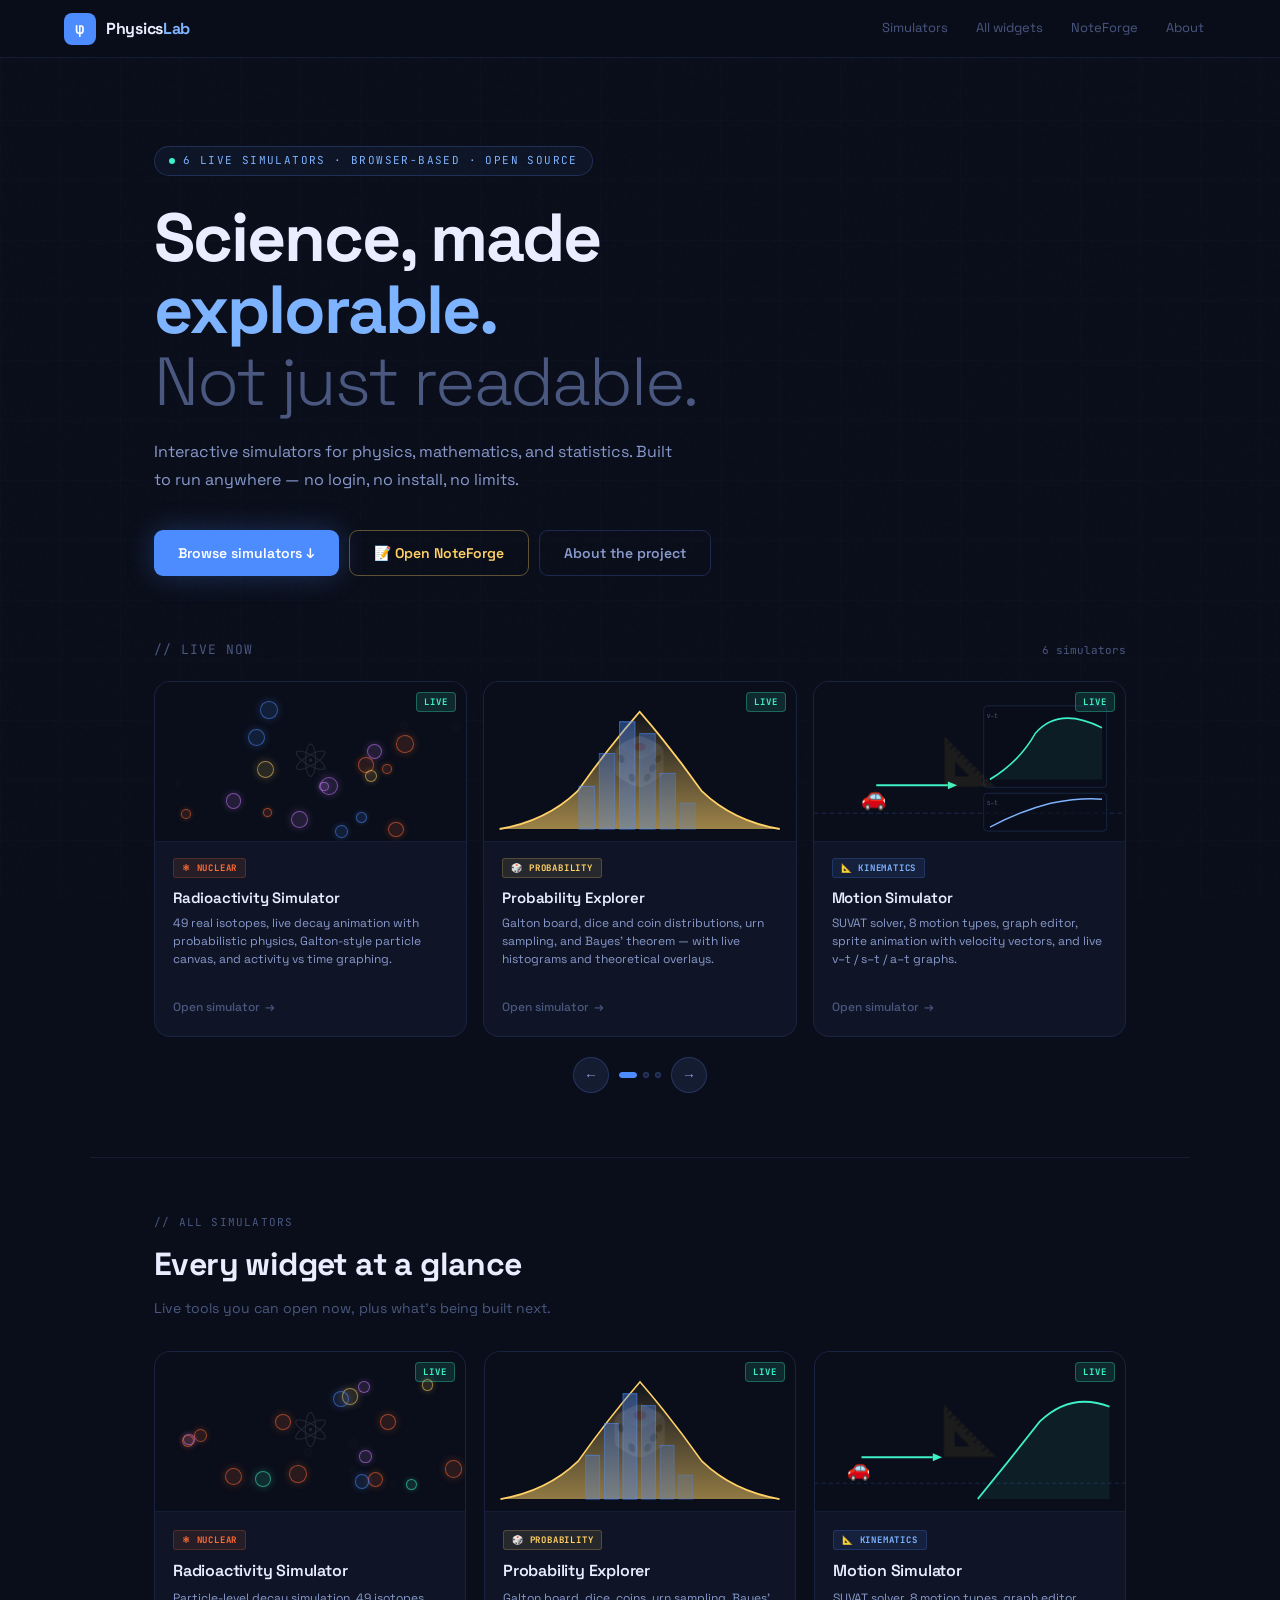
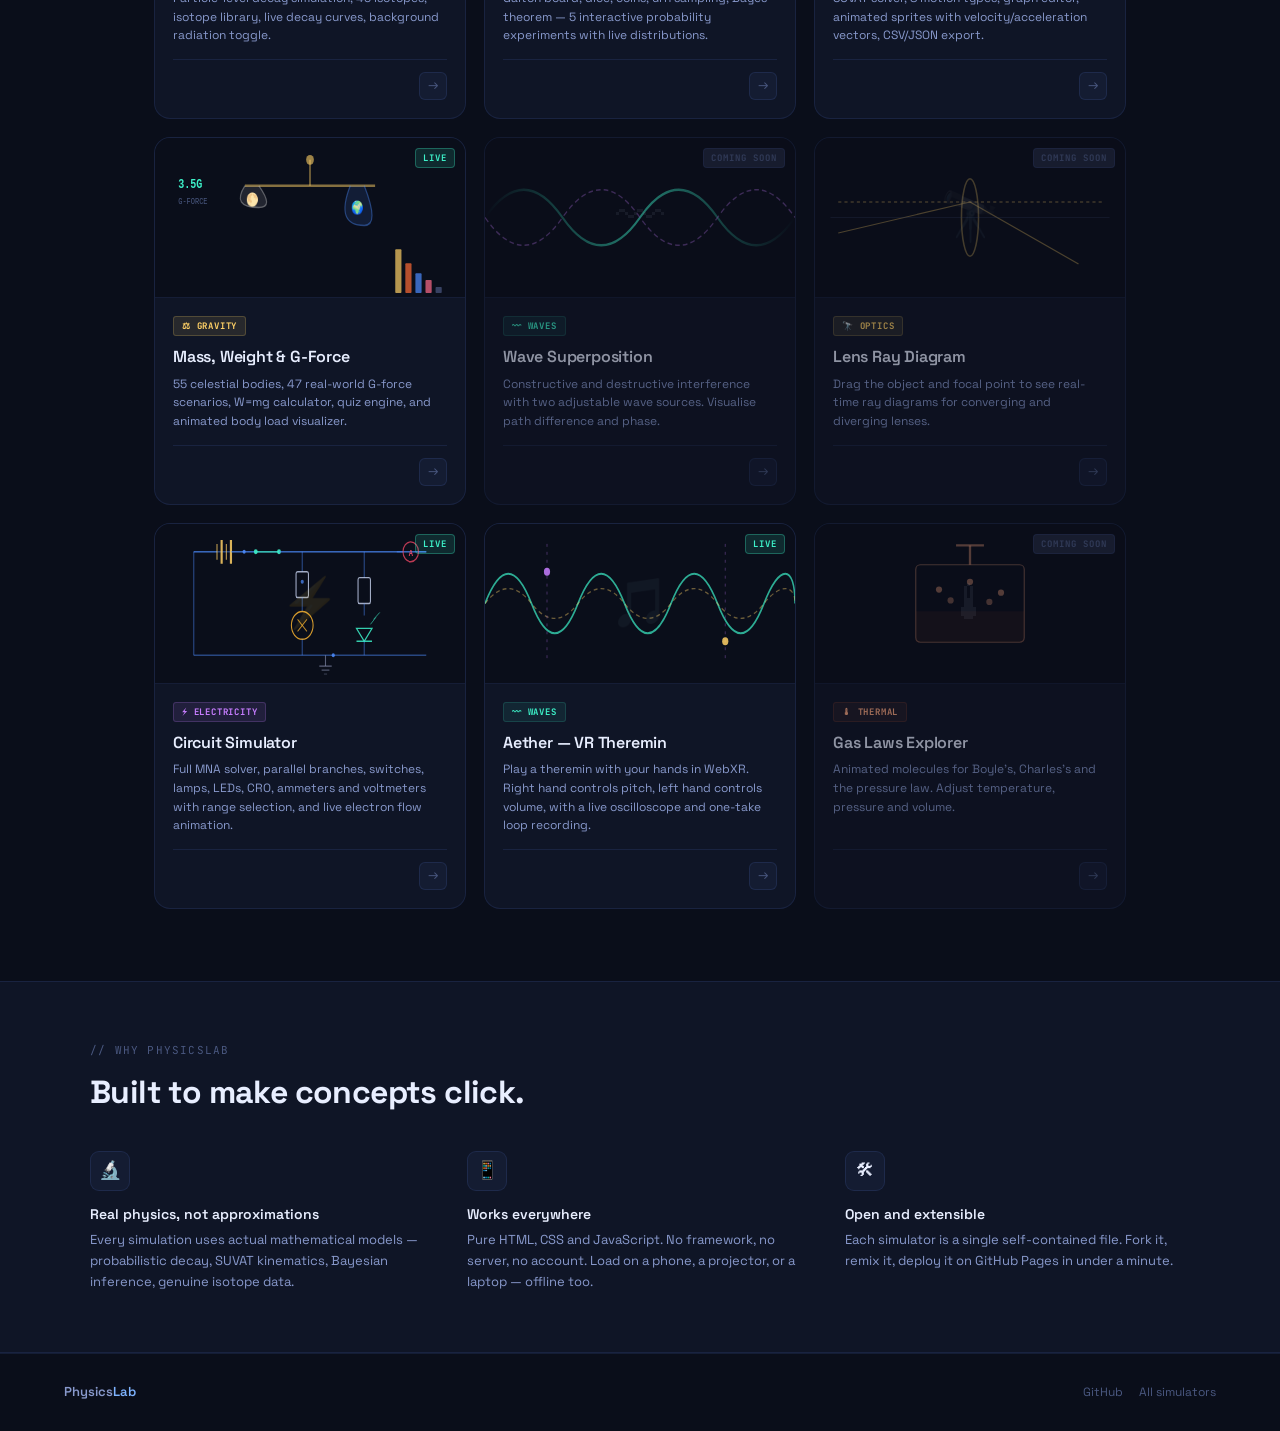
<file: index.html>
<!DOCTYPE html>
<html lang="en">
<head>
<meta charset="UTF-8">
<meta name="viewport" content="width=device-width, initial-scale=1.0">
<title>PhysicsLab — Interactive Science Simulators</title>
<link rel="preconnect" href="https://fonts.googleapis.com">
<link rel="preconnect" href="https://fonts.gstatic.com" crossorigin>
<link href="https://fonts.googleapis.com/css2?family=Space+Grotesk:wght@300;400;500;600;700&family=JetBrains+Mono:wght@400;500&display=swap" rel="stylesheet">
<style>
:root {
  --bg:      #0a0e1a;
  --bg2:     #0f1526;
  --bg3:     #141c32;
  --bg4:     #1a2440;
  --border:  rgba(100,140,255,0.12);
  --border2: rgba(100,140,255,0.22);
  --text:    #e8eeff;
  --text2:   #8899cc;
  --text3:   #4a5880;
  --accent:  #4d8cff;
  --accent2: #7eb3ff;
  --teal:    #3df0c8;
  --orange:  #ff6b35;
  --gold:    #ffd166;
  --purple:  #c77dff;
  --rose:    #ff6b8a;
  --font:    'Space Grotesk', sans-serif;
  --mono:    'JetBrains Mono', monospace;
}

*, *::before, *::after { box-sizing: border-box; margin: 0; padding: 0; }

body {
  background: var(--bg);
  color: var(--text);
  font-family: var(--font);
  line-height: 1.6;
  min-height: 100vh;
  overflow-x: hidden;
}

body::before {
  content: '';
  position: fixed; inset: 0; z-index: 0; pointer-events: none;
  background-image: url("data:image/svg+xml,%3Csvg viewBox='0 0 256 256' xmlns='http://www.w3.org/2000/svg'%3E%3Cfilter id='noise'%3E%3CfeTurbulence type='fractalNoise' baseFrequency='0.9' numOctaves='4' stitchTiles='stitch'/%3E%3C/filter%3E%3Crect width='100%25' height='100%25' filter='url(%23noise)' opacity='0.03'/%3E%3C/svg%3E");
  opacity: 0.4;
}
body::after {
  content: '';
  position: fixed; inset: 0; z-index: 0; pointer-events: none;
  background-image:
    linear-gradient(rgba(77,140,255,0.025) 1px, transparent 1px),
    linear-gradient(90deg, rgba(77,140,255,0.025) 1px, transparent 1px);
  background-size: 60px 60px;
}

.page { position: relative; z-index: 1; }

/* ── NAV ── */
nav {
  position: sticky; top: 0; z-index: 100;
  background: rgba(10,14,26,0.88);
  backdrop-filter: blur(18px);
  border-bottom: 1px solid var(--border);
  padding: 0 max(24px, 5vw);
  height: 58px;
  display: flex; align-items: center; justify-content: space-between;
}
.nav-brand { display: flex; align-items: center; gap: 10px; text-decoration: none; }
.nav-logo {
  width: 32px; height: 32px; background: var(--accent); border-radius: 8px;
  display: flex; align-items: center; justify-content: center;
  font-size: 16px; font-weight: 700; color: #fff; font-family: var(--mono); flex-shrink: 0;
}
.nav-name { font-size: 16px; font-weight: 700; color: var(--text); letter-spacing: -0.3px; }
.nav-name span { color: var(--accent2); }
.nav-links { display: flex; gap: 4px; }
.nav-link {
  font-size: 13px; color: var(--text3); text-decoration: none;
  padding: 6px 12px; border-radius: 6px; transition: all 0.2s;
}
.nav-link:hover { color: var(--text2); background: var(--bg3); }
@media(max-width:600px) { .nav-links { display: none; } }

/* ── HERO ── */
.hero {
  padding: 88px max(24px,5vw) 64px;
  max-width: 1100px; margin: 0 auto;
}
@keyframes fadeSlideUp {
  from { opacity: 0; transform: translateY(22px); }
  to   { opacity: 1; transform: translateY(0); }
}
.hero > * { animation: fadeSlideUp 0.55s both; }
.hero > *:nth-child(1) { animation-delay: 0.04s; }
.hero > *:nth-child(2) { animation-delay: 0.1s; }
.hero > *:nth-child(3) { animation-delay: 0.17s; }
.hero > *:nth-child(4) { animation-delay: 0.23s; }

.hero-eyebrow {
  display: inline-flex; align-items: center; gap: 8px;
  font-size: 11px; text-transform: uppercase; letter-spacing: 1.4px;
  color: var(--accent2); font-family: var(--mono);
  border: 1px solid var(--border2); padding: 5px 14px; border-radius: 20px;
  background: rgba(77,140,255,0.06); margin-bottom: 26px;
}
.hero-eyebrow .dot {
  width: 6px; height: 6px; border-radius: 50%;
  background: var(--teal); animation: pulse 2s infinite;
}
@keyframes pulse {
  0%,100% { opacity: 1; transform: scale(1); }
  50%      { opacity: 0.35; transform: scale(0.7); }
}
.hero h1 {
  font-size: clamp(36px, 5.5vw, 68px);
  font-weight: 700; line-height: 1.06; letter-spacing: -2px;
  color: var(--text); margin-bottom: 20px;
}
.hero h1 em { font-style: normal; color: var(--accent2); }
.hero h1 .muted { color: var(--text3); font-weight: 300; }
.hero-sub {
  font-size: 16px; color: var(--text2); max-width: 520px;
  line-height: 1.75; margin-bottom: 36px;
}
.hero-actions { display: flex; gap: 10px; flex-wrap: wrap; }
.btn-hero {
  display: inline-flex; align-items: center; gap: 8px;
  padding: 11px 24px; border-radius: 9px; font-size: 14px; font-weight: 600;
  text-decoration: none; transition: all 0.2s; cursor: pointer; border: none;
}
.btn-primary {
  background: var(--accent); color: #fff;
  box-shadow: 0 0 28px rgba(77,140,255,0.28);
}
.btn-primary:hover { background: #3a7af0; box-shadow: 0 0 40px rgba(77,140,255,0.5); transform: translateY(-1px); }
.btn-ghost {
  background: transparent; color: var(--text2); border: 1px solid var(--border2);
}
.btn-ghost:hover { background: var(--bg3); color: var(--text); border-color: var(--accent); }
.btn-gold {
  background: transparent; color: #ffd166; border: 1px solid rgba(255,209,102,0.35);
}
.btn-gold:hover { background: rgba(255,209,102,0.1); border-color: #ffd166; box-shadow: 0 0 24px rgba(255,209,102,0.18); transform: translateY(-1px); }

/* ── LIVE WIDGETS CAROUSEL ── */
.carousel-section {
  max-width: 1100px; margin: 0 auto;
  padding: 0 max(24px,5vw) 64px;
}
.carousel-header {
  display: flex; align-items: baseline; justify-content: space-between;
  margin-bottom: 20px; flex-wrap: wrap; gap: 8px;
}
.carousel-title {
  font-size: 13px; font-family: var(--mono); color: var(--text3);
  text-transform: uppercase; letter-spacing: 1px;
}
.carousel-count {
  font-size: 11px; color: var(--text3); font-family: var(--mono);
}
.carousel-track-wrap { position: relative; overflow: hidden; }
.carousel-track {
  display: flex; gap: 16px;
  transition: transform 0.45s cubic-bezier(.25,.8,.25,1);
  will-change: transform;
}
.carousel-slide {
  flex-shrink: 0;
  width: calc(33.333% - 11px);
  background: var(--bg2);
  border: 1px solid var(--border);
  border-radius: 16px;
  overflow: hidden;
  display: flex; flex-direction: column;
  text-decoration: none; color: inherit;
  position: relative;
  transition: transform 0.25s, border-color 0.25s, box-shadow 0.25s;
}
.carousel-slide:hover {
  transform: translateY(-4px);
  border-color: var(--border2);
  box-shadow: 0 16px 48px rgba(0,0,0,0.4), 0 0 0 1px rgba(77,140,255,0.07);
}
@media(max-width:800px) { .carousel-slide { width: calc(50% - 8px); } }
@media(max-width:520px) { .carousel-slide { width: calc(90%); } }

.slide-preview {
  height: 160px; background: var(--bg);
  position: relative; overflow: hidden;
  display: flex; align-items: center; justify-content: center;
  border-bottom: 1px solid var(--border);
  flex-shrink: 0;
}
.slide-preview svg { position: absolute; inset: 0; width: 100%; height: 100%; }
.slide-preview-icon {
  font-size: 46px; opacity: 0.1; position: absolute; user-select: none;
}
/* decay animation container */
.decay-preview { position: absolute; inset: 0; }
.decay-nucleus { position: absolute; border-radius: 50%; transition: opacity 1.2s, transform 1.2s; }

.slide-live-badge {
  position: absolute; top: 10px; right: 10px;
  font-size: 9px; font-family: var(--mono); font-weight: 700; letter-spacing: 1px;
  background: rgba(61,240,200,0.12); color: var(--teal);
  border: 1px solid rgba(61,240,200,0.3); padding: 2px 7px; border-radius: 4px;
}
.slide-body { padding: 16px 18px 18px; flex: 1; display: flex; flex-direction: column; }
.slide-tag {
  display: inline-flex; align-items: center; gap: 4px;
  font-size: 9px; font-weight: 700; letter-spacing: 0.8px;
  text-transform: uppercase; padding: 2px 8px; border-radius: 3px;
  margin-bottom: 8px; font-family: var(--mono); width: fit-content;
}
.slide-title { font-size: 15px; font-weight: 600; color: var(--text); letter-spacing: -0.2px; margin-bottom: 4px; }
.slide-desc { font-size: 12px; color: var(--text2); line-height: 1.5; flex: 1; }
.slide-arrow {
  display: inline-flex; align-items: center; gap: 5px;
  margin-top: 12px; font-size: 12px; font-weight: 500;
  color: var(--text3); transition: color 0.2s;
}
.carousel-slide:hover .slide-arrow { color: var(--accent2); }
.slide-arrow::after { content: '→'; transition: transform 0.2s; }
.carousel-slide:hover .slide-arrow::after { transform: translateX(3px); }

.carousel-controls {
  display: flex; align-items: center; justify-content: center;
  gap: 10px; margin-top: 20px;
}
.carousel-btn {
  width: 36px; height: 36px; border-radius: 50%;
  border: 1px solid var(--border2); background: var(--bg3);
  color: var(--text2); font-size: 14px;
  display: flex; align-items: center; justify-content: center;
  cursor: pointer; transition: all 0.15s;
}
.carousel-btn:hover { background: var(--bg4); border-color: var(--accent); color: var(--text); }
.carousel-dots { display: flex; gap: 6px; }
.carousel-dot {
  width: 6px; height: 6px; border-radius: 50%;
  background: var(--bg4); border: 1px solid var(--border2);
  cursor: pointer; transition: all 0.2s;
}
.carousel-dot.active { background: var(--accent); border-color: var(--accent); width: 18px; border-radius: 3px; }

/* ── DIVIDER ── */
.divider {
  border-top: 1px solid var(--border);
  max-width: 1100px; margin: 0 auto;
}

/* ── ALL WIDGETS GRID ── */
.section-wrap {
  max-width: 1100px; margin: 0 auto;
  padding: 56px max(24px,5vw) 72px;
}
.section-label {
  font-size: 11px; text-transform: uppercase; letter-spacing: 1.2px;
  color: var(--text3); font-family: var(--mono); margin-bottom: 8px;
}
.section-title {
  font-size: clamp(22px, 2.8vw, 32px); font-weight: 700;
  letter-spacing: -0.6px; color: var(--text); margin-bottom: 6px;
}
.section-sub { font-size: 14px; color: var(--text3); margin-bottom: 32px; }

.widget-grid {
  display: grid; grid-template-columns: repeat(auto-fill, minmax(300px,1fr)); gap: 18px;
}
.widget-card {
  background: var(--bg2); border: 1px solid var(--border); border-radius: 16px;
  overflow: hidden; display: flex; flex-direction: column;
  transition: transform 0.25s, border-color 0.25s, box-shadow 0.25s;
  text-decoration: none; color: inherit; position: relative;
}
.widget-card:hover {
  transform: translateY(-4px); border-color: var(--border2);
  box-shadow: 0 16px 48px rgba(0,0,0,0.4);
}
.widget-card.soon { opacity: 0.6; pointer-events: none; }
.widget-card.live .widget-preview::after {
  content: 'LIVE'; position: absolute; top: 10px; right: 10px;
  font-size: 9px; font-family: var(--mono); font-weight: 700; letter-spacing: 1px;
  background: rgba(61,240,200,0.12); color: var(--teal);
  border: 1px solid rgba(61,240,200,0.3); padding: 2px 7px; border-radius: 4px;
}
.widget-card.soon .widget-preview::after {
  content: 'COMING SOON'; position: absolute; top: 10px; right: 10px;
  font-size: 9px; font-family: var(--mono); font-weight: 700; letter-spacing: 1px;
  background: rgba(74,88,128,0.35); color: var(--text3);
  border: 1px solid var(--border); padding: 2px 7px; border-radius: 4px;
}
.widget-preview {
  height: 160px; background: var(--bg);
  position: relative; overflow: hidden;
  display: flex; align-items: center; justify-content: center;
  border-bottom: 1px solid var(--border);
}
.widget-preview svg { position: absolute; inset: 0; width: 100%; height: 100%; }
.preview-icon { font-size: 48px; opacity: 0.1; position: absolute; user-select: none; }
.widget-body { padding: 18px; flex: 1; display: flex; flex-direction: column; }
.widget-tag {
  display: inline-flex; align-items: center; gap: 4px;
  font-size: 9px; font-weight: 700; letter-spacing: 0.8px;
  text-transform: uppercase; padding: 2px 8px; border-radius: 3px;
  margin-bottom: 8px; font-family: var(--mono); width: fit-content;
}
.tag-nuclear { background: rgba(255,107,53,0.1); color: var(--orange); border: 1px solid rgba(255,107,53,0.2); }
.tag-waves   { background: rgba(61,240,200,0.08); color: var(--teal); border: 1px solid rgba(61,240,200,0.15); }
.tag-optics  { background: rgba(255,209,102,0.1); color: var(--gold); border: 1px solid rgba(255,209,102,0.2); }
.tag-electro { background: rgba(199,125,255,0.1); color: var(--purple); border: 1px solid rgba(199,125,255,0.2); }
.tag-mech    { background: rgba(77,140,255,0.1); color: var(--accent2); border: 1px solid rgba(77,140,255,0.2); }
.tag-thermo  { background: rgba(255,107,53,0.08); color: #ffaa80; border: 1px solid rgba(255,107,53,0.15); }
.tag-prob    { background: rgba(255,209,102,0.1); color: var(--gold); border: 1px solid rgba(255,209,102,0.2); }
.tag-grav    { background: rgba(255,209,102,0.1); color: var(--gold); border: 1px solid rgba(255,209,102,0.2); }

.widget-title { font-size: 16px; font-weight: 600; color: var(--text); letter-spacing: -0.2px; }
.widget-desc { font-size: 12px; color: var(--text2); margin-top: 5px; line-height: 1.55; flex: 1; }
.widget-footer {
  display: flex; align-items: center; justify-content: flex-end;
  margin-top: 14px; padding-top: 12px; border-top: 1px solid var(--border);
}
.widget-arrow {
  width: 28px; height: 28px; border-radius: 6px;
  background: var(--bg3); border: 1px solid var(--border);
  display: flex; align-items: center; justify-content: center;
  font-size: 13px; color: var(--text3); transition: all 0.2s;
}
.widget-card:hover .widget-arrow { background: var(--accent); border-color: var(--accent); color: #fff; }

/* ── FEATURES ── */
.features-strip {
  border-top: 1px solid var(--border); border-bottom: 1px solid var(--border);
  background: var(--bg2); padding: 60px max(24px,5vw);
}
.features-inner { max-width: 1100px; margin: 0 auto; }
.features-grid { display: grid; grid-template-columns: repeat(3,1fr); gap: 32px; margin-top: 32px; }
@media(max-width:700px) { .features-grid { grid-template-columns: 1fr; } }
.feature-icon {
  width: 40px; height: 40px; border-radius: 9px;
  background: var(--bg3); border: 1px solid var(--border);
  display: flex; align-items: center; justify-content: center;
  font-size: 18px; margin-bottom: 12px;
}
.feature-title { font-size: 14px; font-weight: 600; color: var(--text); margin-bottom: 5px; }
.feature-desc { font-size: 13px; color: var(--text2); line-height: 1.6; }

/* ── FOOTER ── */
footer {
  padding: 28px max(24px,5vw);
  border-top: 1px solid var(--border);
  display: flex; align-items: center; justify-content: space-between;
  flex-wrap: wrap; gap: 10px;
}
.footer-brand { font-size: 13px; font-weight: 600; color: var(--text2); }
.footer-brand span { color: var(--accent2); }
.footer-right { display: flex; align-items: center; gap: 16px; }
.footer-link { font-size: 12px; color: var(--text3); text-decoration: none; transition: color 0.15s; }
.footer-link:hover { color: var(--text2); }
</style>
</head>
<body>
<div class="page">

<!-- ═══ NAV ═══ -->
<nav>
  <a href="index.html" class="nav-brand">
    <div class="nav-logo">φ</div>
    <span class="nav-name">Physics<span>Lab</span></span>
  </a>
  <div class="nav-links">
    <a href="#live" class="nav-link">Simulators</a>
    <a href="#all" class="nav-link">All widgets</a>
    <a href="noteforge.html" class="nav-link">NoteForge</a>
    <a href="#about" class="nav-link">About</a>
  </div>
</nav>

<!-- ═══ HERO ═══ -->
<section class="hero">
  <div class="hero-eyebrow">
    <span class="dot"></span>
    6 live simulators · browser-based · open source
  </div>
  <h1>
    Science, made<br>
    <em>explorable.</em><br>
    <span class="muted">Not just readable.</span>
  </h1>
  <p class="hero-sub">
    Interactive simulators for physics, mathematics, and statistics.
    Built to run anywhere — no login, no install, no limits.
  </p>
  <div class="hero-actions">
    <a href="#live" class="btn-hero btn-primary">Browse simulators ↓</a>
    <a href="noteforge.html" class="btn-hero btn-gold">📝 Open NoteForge</a>
    <a href="#about" class="btn-hero btn-ghost">About the project</a>
  </div>
</section>

<!-- ═══ LIVE CAROUSEL ═══ -->
<section class="carousel-section" id="live">
  <div class="carousel-header">
    <span class="carousel-title">// Live now</span>
    <span class="carousel-count" id="carousel-count">6 simulators</span>
  </div>

  <div class="carousel-track-wrap">
    <div class="carousel-track" id="carousel-track">

      <!-- SLIDE 1: Radioactivity -->
      <a href="radioactivity.html" class="carousel-slide">
        <div class="slide-preview" id="decay-preview-slide">
          <div class="decay-preview" id="atom-anim"></div>
          <div class="slide-preview-icon">⚛</div>
          <div class="slide-live-badge">LIVE</div>
        </div>
        <div class="slide-body">
          <div class="slide-tag" style="background:rgba(255,107,53,0.1);color:var(--orange);border:1px solid rgba(255,107,53,0.2)">⚛ Nuclear</div>
          <div class="slide-title">Radioactivity Simulator</div>
          <div class="slide-desc">49 real isotopes, live decay animation with probabilistic physics, Galton-style particle canvas, and activity vs time graphing.</div>
          <div class="slide-arrow">Open simulator</div>
        </div>
      </a>

      <!-- SLIDE 2: Probability -->
      <a href="probability.html" class="carousel-slide">
        <div class="slide-preview">
          <svg viewBox="0 0 400 160" preserveAspectRatio="none">
            <defs>
              <linearGradient id="pg2" x1="0" y1="1" x2="0" y2="0">
                <stop offset="0%" stop-color="#ffd166" stop-opacity="0.6"/>
                <stop offset="100%" stop-color="#ffd166" stop-opacity="0.03"/>
              </linearGradient>
            </defs>
            <path d="M20,148 Q80,140 120,110 Q160,66 200,30 Q240,66 280,110 Q320,140 380,148" fill="url(#pg2)" stroke="#ffd166" stroke-width="2"/>
            <rect x="122" y="105" width="20" height="43" fill="rgba(77,140,255,0.28)" stroke="rgba(77,140,255,0.6)" stroke-width="1"/>
            <rect x="148" y="72" width="20" height="76" fill="rgba(77,140,255,0.33)" stroke="rgba(77,140,255,0.6)" stroke-width="1"/>
            <rect x="174" y="40" width="20" height="108" fill="rgba(77,140,255,0.38)" stroke="rgba(77,140,255,0.7)" stroke-width="1"/>
            <rect x="200" y="52" width="20" height="96" fill="rgba(77,140,255,0.33)" stroke="rgba(77,140,255,0.6)" stroke-width="1"/>
            <rect x="226" y="92" width="20" height="56" fill="rgba(77,140,255,0.28)" stroke="rgba(77,140,255,0.5)" stroke-width="1"/>
            <rect x="252" y="122" width="20" height="26" fill="rgba(77,140,255,0.2)" stroke="rgba(77,140,255,0.4)" stroke-width="1"/>
          </svg>
          <div class="slide-preview-icon">🎲</div>
          <div class="slide-live-badge">LIVE</div>
        </div>
        <div class="slide-body">
          <div class="slide-tag" style="background:rgba(255,209,102,0.1);color:var(--gold);border:1px solid rgba(255,209,102,0.2)">🎲 Probability</div>
          <div class="slide-title">Probability Explorer</div>
          <div class="slide-desc">Galton board, dice and coin distributions, urn sampling, and Bayes' theorem — with live histograms and theoretical overlays.</div>
          <div class="slide-arrow">Open simulator</div>
        </div>
      </a>

      <!-- SLIDE 3: Motion -->
      <a href="motion-simulator.html" class="carousel-slide">
        <div class="slide-preview">
          <svg viewBox="0 0 400 160" preserveAspectRatio="none">
            <line x1="0" y1="132" x2="400" y2="132" stroke="rgba(77,140,255,0.25)" stroke-width="1" stroke-dasharray="6 4"/>
            <line x1="80" y1="104" x2="172" y2="104" stroke="#3df0c8" stroke-width="2"/>
            <polygon points="172,100 184,104 172,108" fill="#3df0c8"/>
            <text x="76" y="124" font-size="26" text-anchor="middle">🚗</text>
            <rect x="218" y="24" width="158" height="82" rx="4" fill="rgba(10,14,26,0.55)" stroke="rgba(77,140,255,0.2)" stroke-width="1"/>
            <path d="M226,98 Q264,80 284,52 Q314,24 370,46" fill="none" stroke="#3df0c8" stroke-width="1.8"/>
            <path d="M226,98 Q264,80 284,52 Q314,24 370,46 L370,98 Z" fill="rgba(61,240,200,0.07)"/>
            <text x="222" y="36" font-size="8" fill="#4a5880" font-family="monospace">v–t</text>
            <rect x="218" y="112" width="158" height="38" rx="4" fill="rgba(10,14,26,0.55)" stroke="rgba(77,140,255,0.2)" stroke-width="1"/>
            <path d="M226,146 Q264,130 304,122 Q344,116 370,118" fill="none" stroke="#7eb3ff" stroke-width="1.5"/>
            <text x="222" y="124" font-size="8" fill="#4a5880" font-family="monospace">s–t</text>
          </svg>
          <div class="slide-preview-icon" style="opacity:0.07">📐</div>
          <div class="slide-live-badge">LIVE</div>
        </div>
        <div class="slide-body">
          <div class="slide-tag" style="background:rgba(77,140,255,0.1);color:var(--accent2);border:1px solid rgba(77,140,255,0.2)">📐 Kinematics</div>
          <div class="slide-title">Motion Simulator</div>
          <div class="slide-desc">SUVAT solver, 8 motion types, graph editor, sprite animation with velocity vectors, and live v–t / s–t / a–t graphs.</div>
          <div class="slide-arrow">Open simulator</div>
        </div>
      </a>

      <!-- SLIDE 4: Mass/Weight/G-Force -->
      <a href="mass-weight-gforce-simulator.html" class="carousel-slide">
        <div class="slide-preview">
          <svg viewBox="0 0 400 160" preserveAspectRatio="none">
            <line x1="200" y1="28" x2="200" y2="55" stroke="rgba(255,209,102,0.55)" stroke-width="2"/>
            <line x1="112" y1="55" x2="288" y2="55" stroke="rgba(255,209,102,0.55)" stroke-width="2.5"/>
            <circle cx="200" cy="28" r="5" fill="rgba(255,209,102,0.65)"/>
            <path d="M112,55 Q94,78 132,78 Q152,78 132,55" fill="rgba(200,200,200,0.15)" stroke="rgba(200,200,200,0.4)" stroke-width="1.5"/>
            <text x="122" y="74" font-size="14" text-anchor="middle">🌕</text>
            <text x="122" y="90" font-size="7" fill="#8899cc" font-family="monospace">114 N</text>
            <path d="M258,55 Q238,94 278,94 Q298,94 278,55" fill="rgba(77,140,255,0.15)" stroke="rgba(77,140,255,0.4)" stroke-width="1.5"/>
            <text x="268" y="80" font-size="14" text-anchor="middle">🌍</text>
            <text x="268" y="96" font-size="7" fill="#7eb3ff" font-family="monospace">686 N</text>
            <rect x="18" y="18" width="68" height="46" rx="5" fill="rgba(10,14,26,0.65)" stroke="rgba(61,240,200,0.3)" stroke-width="1"/>
            <text x="52" y="35" font-size="7" fill="#4a5880" text-anchor="middle" font-family="monospace">G-FORCE</text>
            <text x="52" y="54" font-size="15" font-weight="bold" fill="#3df0c8" text-anchor="middle" font-family="monospace">3.5G</text>
            <rect x="20" y="58" width="64" height="4" rx="2" fill="#1a2440"/>
            <rect x="20" y="58" width="38" height="4" rx="2" fill="#ffd166"/>
            <rect x="310" y="118" width="9" height="42" fill="rgba(255,209,102,0.7)" rx="1"/>
            <rect x="324" y="132" width="9" height="28" fill="rgba(255,107,53,0.7)" rx="1"/>
            <rect x="338" y="142" width="9" height="18" fill="rgba(77,140,255,0.7)" rx="1"/>
            <rect x="352" y="150" width="9" height="10" fill="rgba(255,107,138,0.7)" rx="1"/>
            <rect x="366" y="155" width="9" height="5" fill="rgba(74,88,128,0.7)" rx="1"/>
            <line x1="306" y1="160" x2="384" y2="160" stroke="rgba(77,140,255,0.25)" stroke-width="1"/>
          </svg>
          <div class="slide-live-badge">LIVE</div>
        </div>
        <div class="slide-body">
          <div class="slide-tag" style="background:rgba(255,209,102,0.1);color:var(--gold);border:1px solid rgba(255,209,102,0.2)">⚖ Gravity</div>
          <div class="slide-title">Mass, Weight &amp; G-Force</div>
          <div class="slide-desc">55 celestial bodies, 47 G-force scenarios, W=mg calculator, quiz engine with achievements, and solar system weight comparison.</div>
          <div class="slide-arrow">Open simulator</div>
        </div>
      </a>

      <!-- SLIDE 5: Circuit Simulator -->
      <a href="PhysicsLab_Circuit_Simulator.html" class="carousel-slide">
        <div class="slide-preview">
          <svg viewBox="0 0 400 160" preserveAspectRatio="none">
            <!-- Top rail -->
            <line x1="40" y1="30" x2="360" y2="30" stroke="rgba(77,140,255,0.5)" stroke-width="1.5"/>
            <!-- Bottom rail -->
            <line x1="40" y1="130" x2="360" y2="130" stroke="rgba(77,140,255,0.5)" stroke-width="1.5"/>
            <!-- Left return -->
            <line x1="40" y1="30" x2="40" y2="130" stroke="rgba(77,140,255,0.5)" stroke-width="1.5"/>
            <!-- Battery on left top rail -->
            <line x1="40" y1="30" x2="72" y2="30" stroke="rgba(77,140,255,0.5)" stroke-width="1.5"/>
            <line x1="72" y1="22" x2="72" y2="38" stroke="rgba(255,209,102,0.9)" stroke-width="1.2"/>
            <line x1="78" y1="18" x2="78" y2="42" stroke="rgba(255,209,102,0.9)" stroke-width="2.8"/>
            <line x1="84" y1="22" x2="84" y2="38" stroke="rgba(255,209,102,0.9)" stroke-width="1.2"/>
            <line x1="90" y1="18" x2="90" y2="42" stroke="rgba(255,209,102,0.9)" stroke-width="2.8"/>
            <line x1="90" y1="30" x2="120" y2="30" stroke="rgba(77,140,255,0.5)" stroke-width="1.5"/>
            <!-- Switch on top rail -->
            <circle cx="120" cy="30" r="2.5" fill="rgba(61,240,200,0.9)"/>
            <line x1="120" y1="30" x2="148" y2="20" stroke="rgba(61,240,200,0.9)" stroke-width="1.5"/>
            <circle cx="148" cy="30" r="2.5" fill="rgba(61,240,200,0.9)"/>
            <line x1="148" y1="30" x2="360" y2="30" stroke="rgba(77,140,255,0.5)" stroke-width="1.5"/>
            <!-- Branch A: resistor + lamp -->
            <line x1="180" y1="30" x2="180" y2="52" stroke="rgba(77,140,255,0.5)" stroke-width="1.5"/>
            <rect x="172" y="52" width="16" height="28" rx="2" fill="none" stroke="rgba(200,212,240,0.8)" stroke-width="1.4"/>
            <line x1="180" y1="80" x2="180" y2="92" stroke="rgba(77,140,255,0.5)" stroke-width="1.5"/>
            <circle cx="180" cy="107" r="15" fill="none" stroke="rgba(255,184,48,0.85)" stroke-width="1.4"/>
            <line x1="174" y1="101" x2="186" y2="113" stroke="rgba(255,184,48,0.85)" stroke-width="1.2"/>
            <line x1="186" y1="101" x2="174" y2="113" stroke="rgba(255,184,48,0.85)" stroke-width="1.2"/>
            <line x1="180" y1="122" x2="180" y2="130" stroke="rgba(77,140,255,0.5)" stroke-width="1.5"/>
            <!-- Branch B: resistor + LED -->
            <line x1="250" y1="30" x2="250" y2="52" stroke="rgba(77,140,255,0.5)" stroke-width="1.5"/>
            <rect x="242" y="52" width="16" height="28" rx="2" fill="none" stroke="rgba(200,212,240,0.8)" stroke-width="1.4"/>
            <line x1="250" y1="80" x2="250" y2="92" stroke="rgba(77,140,255,0.5)" stroke-width="1.5"/>
            <!-- LED symbol -->
            <polygon points="240,106 260,106 250,120" fill="none" stroke="rgba(61,240,200,0.85)" stroke-width="1.4"/>
            <line x1="240" y1="120" x2="260" y2="120" stroke="rgba(61,240,200,0.85)" stroke-width="1.4"/>
            <line x1="250" y1="92" x2="250" y2="106" stroke="rgba(77,140,255,0.5)" stroke-width="1.5"/>
            <line x1="250" y1="120" x2="250" y2="130" stroke="rgba(77,140,255,0.5)" stroke-width="1.5"/>
            <!-- LED arrows top-right -->
            <line x1="258" y1="103" x2="265" y2="96" stroke="rgba(61,240,200,0.7)" stroke-width="1"/>
            <line x1="262" y1="98" x2="270" y2="91" stroke="rgba(61,240,200,0.7)" stroke-width="1"/>
            <!-- Ammeter on right top section -->
            <circle cx="330" cy="30" r="10" fill="none" stroke="rgba(255,74,106,0.75)" stroke-width="1.4"/>
            <text x="330" y="34" font-size="9" text-anchor="middle" fill="rgba(255,74,106,0.9)" font-family="monospace" font-weight="700">A</text>
            <line x1="310" y1="30" x2="320" y2="30" stroke="rgba(77,140,255,0.5)" stroke-width="1.5"/>
            <line x1="340" y1="30" x2="360" y2="30" stroke="rgba(77,140,255,0.5)" stroke-width="1.5"/>
            <!-- Ground symbol bottom -->
            <line x1="200" y1="130" x2="200" y2="142" stroke="rgba(136,144,176,0.7)" stroke-width="1.4"/>
            <line x1="192" y1="142" x2="208" y2="142" stroke="rgba(136,144,176,0.7)" stroke-width="1.4"/>
            <line x1="195" y1="146" x2="205" y2="146" stroke="rgba(136,144,176,0.6)" stroke-width="1.2"/>
            <line x1="197" y1="150" x2="203" y2="150" stroke="rgba(136,144,176,0.5)" stroke-width="1"/>
            <!-- Electron flow dots -->
            <circle cx="100" cy="30" r="2.2" fill="rgba(77,140,255,0.8)"/>
            <circle cx="215" cy="130" r="2.2" fill="rgba(77,140,255,0.8)"/>
            <circle cx="180" cy="60" r="2.2" fill="rgba(77,140,255,0.7)"/>
          </svg>
          <div class="slide-preview-icon">⚡</div>
          <div class="slide-live-badge">LIVE</div>
        </div>
        <div class="slide-body">
          <div class="slide-tag" style="background:rgba(199,125,255,0.1);color:var(--purple);border:1px solid rgba(199,125,255,0.2)">⚡ Electricity</div>
          <div class="slide-title">Circuit Simulator</div>
          <div class="slide-desc">Build and simulate DC circuits with MNA solving, parallel branches, switches, lamps, LEDs, ammeters, voltmeters, and live electron flow animation.</div>
          <div class="slide-arrow">Open simulator</div>
        </div>
      </a>

      <!-- SLIDE 6: Theremin -->
      <a href="theremin.html" class="carousel-slide">
        <div class="slide-preview">
          <svg viewBox="0 0 400 160" preserveAspectRatio="none">
            <path d="M0,80 C20,40 40,40 60,80 C80,120 100,120 120,80 C140,40 160,40 180,80 C200,120 220,120 240,80 C260,40 280,40 300,80 C320,120 340,120 360,80 C380,40 400,40 400,80"
                  fill="none" stroke="rgba(61,240,200,0.7)" stroke-width="2"/>
            <path d="M0,80 C20,60 40,60 60,80 C80,100 100,100 120,80 C140,60 160,60 180,80 C200,100 220,100 240,80 C260,60 280,60 300,80 C320,100 340,100 360,80 C380,60 400,60 400,80"
                  fill="none" stroke="rgba(255,209,102,0.4)" stroke-width="1.4" stroke-dasharray="5 4"/>
            <line x1="80" y1="20" x2="80" y2="140" stroke="rgba(199,125,255,0.35)" stroke-width="1" stroke-dasharray="3 5"/>
            <line x1="310" y1="20" x2="310" y2="140" stroke="rgba(199,125,255,0.35)" stroke-width="1" stroke-dasharray="3 5"/>
            <circle cx="80" cy="48" r="4" fill="rgba(199,125,255,0.85)"/>
            <circle cx="310" cy="118" r="4" fill="rgba(255,209,102,0.85)"/>
          </svg>
          <div class="slide-preview-icon">🎵</div>
          <div class="slide-live-badge">LIVE</div>
        </div>
        <div class="slide-body">
          <div class="slide-tag" style="background:rgba(61,240,200,0.08);color:var(--teal);border:1px solid rgba(61,240,200,0.15)">〰 Waves</div>
          <div class="slide-title">Aether — VR Theremin</div>
          <div class="slide-desc">A WebXR theremin you play with your hands. Right hand sets pitch, left hand sets volume, with live oscilloscope and one-take looping.</div>
          <div class="slide-arrow">Open simulator</div>
        </div>
      </a>

    </div><!-- /track -->
  </div><!-- /track-wrap -->

  <div class="carousel-controls">
    <button class="carousel-btn" id="carousel-prev" onclick="carouselMove(-1)">←</button>
    <div class="carousel-dots" id="carousel-dots"></div>
    <button class="carousel-btn" id="carousel-next" onclick="carouselMove(1)">→</button>
  </div>
</section>

<div class="divider"></div>

<!-- ═══ ALL WIDGETS ═══ -->
<section class="section-wrap" id="all">
  <div class="section-label">// All simulators</div>
  <div class="section-title">Every widget at a glance</div>
  <div class="section-sub">Live tools you can open now, plus what's being built next.</div>

  <div class="widget-grid">

    <!-- Radioactivity -->
    <a href="radioactivity.html" class="widget-card live">
      <div class="widget-preview" id="decay-preview-grid">
        <div class="decay-preview" id="atom-anim-2"></div>
        <div class="preview-icon">⚛</div>
      </div>
      <div class="widget-body">
        <div class="widget-tag tag-nuclear">⚛ Nuclear</div>
        <div class="widget-title">Radioactivity Simulator</div>
        <div class="widget-desc">Particle-level decay simulation, 49 isotopes, isotope library, live decay curves, background radiation toggle.</div>
        <div class="widget-footer"><div class="widget-arrow">→</div></div>
      </div>
    </a>

    <!-- Probability -->
    <a href="probability.html" class="widget-card live">
      <div class="widget-preview">
        <svg viewBox="0 0 400 160" preserveAspectRatio="none">
          <defs><linearGradient id="pg3" x1="0" y1="1" x2="0" y2="0"><stop offset="0%" stop-color="#ffd166" stop-opacity="0.55"/><stop offset="100%" stop-color="#ffd166" stop-opacity="0.03"/></linearGradient></defs>
          <path d="M20,148 Q80,140 120,110 Q160,66 200,30 Q240,66 280,110 Q320,140 380,148" fill="url(#pg3)" stroke="#ffd166" stroke-width="1.8"/>
          <rect x="130" y="104" width="18" height="44" fill="rgba(77,140,255,0.28)" stroke="rgba(77,140,255,0.6)" stroke-width="1"/>
          <rect x="154" y="72" width="18" height="76" fill="rgba(77,140,255,0.33)" stroke="rgba(77,140,255,0.6)" stroke-width="1"/>
          <rect x="178" y="42" width="18" height="106" fill="rgba(77,140,255,0.38)" stroke="rgba(77,140,255,0.7)" stroke-width="1"/>
          <rect x="202" y="54" width="18" height="94" fill="rgba(77,140,255,0.33)" stroke="rgba(77,140,255,0.6)" stroke-width="1"/>
          <rect x="226" y="94" width="18" height="54" fill="rgba(77,140,255,0.26)" stroke="rgba(77,140,255,0.5)" stroke-width="1"/>
          <rect x="250" y="124" width="18" height="24" fill="rgba(77,140,255,0.18)" stroke="rgba(77,140,255,0.4)" stroke-width="1"/>
        </svg>
        <div class="preview-icon">🎲</div>
      </div>
      <div class="widget-body">
        <div class="widget-tag tag-prob">🎲 Probability</div>
        <div class="widget-title">Probability Explorer</div>
        <div class="widget-desc">Galton board, dice, coins, urn sampling, Bayes' theorem — 5 interactive probability experiments with live distributions.</div>
        <div class="widget-footer"><div class="widget-arrow">→</div></div>
      </div>
    </a>

    <!-- Motion -->
    <a href="motion-simulator.html" class="widget-card live">
      <div class="widget-preview">
        <svg viewBox="0 0 400 160" preserveAspectRatio="none">
          <line x1="0" y1="132" x2="400" y2="132" stroke="rgba(77,140,255,0.22)" stroke-width="1" stroke-dasharray="5 4"/>
          <line x1="60" y1="106" x2="152" y2="106" stroke="#3df0c8" stroke-width="2"/>
          <polygon points="152,102 164,106 152,110" fill="#3df0c8"/>
          <text x="56" y="125" font-size="24" text-anchor="middle">🚗</text>
          <path d="M210,148 Q250,110 290,70 Q330,40 380,55" fill="none" stroke="#3df0c8" stroke-width="2"/>
          <path d="M210,148 Q250,110 290,70 Q330,40 380,55 L380,148 Z" fill="rgba(61,240,200,0.07)"/>
        </svg>
        <div class="preview-icon" style="opacity:0.07">📐</div>
      </div>
      <div class="widget-body">
        <div class="widget-tag tag-mech">📐 Kinematics</div>
        <div class="widget-title">Motion Simulator</div>
        <div class="widget-desc">SUVAT solver, 8 motion types, graph editor, animated sprites with velocity/acceleration vectors, CSV/JSON export.</div>
        <div class="widget-footer"><div class="widget-arrow">→</div></div>
      </div>
    </a>

    <!-- Mass/Weight/G-Force -->
    <a href="mass-weight-gforce-simulator.html" class="widget-card live">
      <div class="widget-preview">
        <svg viewBox="0 0 400 160" preserveAspectRatio="none">
          <line x1="200" y1="22" x2="200" y2="48" stroke="rgba(255,209,102,0.5)" stroke-width="2"/>
          <line x1="116" y1="48" x2="284" y2="48" stroke="rgba(255,209,102,0.5)" stroke-width="2.5"/>
          <circle cx="200" cy="22" r="5" fill="rgba(255,209,102,0.6)"/>
          <path d="M116,48 Q98,70 134,70 Q154,70 134,48" fill="rgba(200,200,200,0.12)" stroke="rgba(200,200,200,0.4)" stroke-width="1.5"/>
          <text x="125" y="66" font-size="13" text-anchor="middle">🌕</text>
          <path d="M252,48 Q232,88 270,88 Q290,88 270,48" fill="rgba(77,140,255,0.12)" stroke="rgba(77,140,255,0.4)" stroke-width="1.5"/>
          <text x="261" y="74" font-size="13" text-anchor="middle">🌍</text>
          <rect x="310" y="112" width="8" height="44" fill="rgba(255,209,102,0.7)" rx="1"/>
          <rect x="323" y="126" width="8" height="30" fill="rgba(255,107,53,0.7)" rx="1"/>
          <rect x="336" y="136" width="8" height="20" fill="rgba(77,140,255,0.7)" rx="1"/>
          <rect x="349" y="143" width="8" height="13" fill="rgba(255,107,138,0.7)" rx="1"/>
          <rect x="362" y="150" width="8" height="6" fill="rgba(74,88,128,0.7)" rx="1"/>
          <text x="30" y="50" font-size="13" font-weight="bold" fill="#3df0c8" text-anchor="start" font-family="monospace">3.5G</text>
          <text x="30" y="66" font-size="9" fill="#4a5880" font-family="monospace">G-FORCE</text>
        </svg>
      </div>
      <div class="widget-body">
        <div class="widget-tag tag-grav">⚖ Gravity</div>
        <div class="widget-title">Mass, Weight &amp; G-Force</div>
        <div class="widget-desc">55 celestial bodies, 47 real-world G-force scenarios, W=mg calculator, quiz engine, and animated body load visualizer.</div>
        <div class="widget-footer"><div class="widget-arrow">→</div></div>
      </div>
    </a>

    <!-- Wave Superposition — SOON -->
    <div class="widget-card soon">
      <div class="widget-preview">
        <svg viewBox="0 0 400 160" preserveAspectRatio="none">
          <defs><linearGradient id="wg2" x1="0" y1="0" x2="1" y2="0"><stop offset="0%" stop-color="#3df0c8" stop-opacity="0"/><stop offset="50%" stop-color="#3df0c8" stop-opacity="0.8"/><stop offset="100%" stop-color="#3df0c8" stop-opacity="0"/></linearGradient></defs>
          <path d="M0,80 Q50,24 100,80 Q150,136 200,80 Q250,24 300,80 Q350,136 400,80" fill="none" stroke="url(#wg2)" stroke-width="2.5"/>
          <path d="M0,80 Q50,136 100,80 Q150,24 200,80 Q250,136 300,80 Q350,24 400,80" fill="none" stroke="rgba(199,125,255,0.45)" stroke-width="1.5" stroke-dasharray="6 4"/>
        </svg>
        <div class="preview-icon">〰</div>
      </div>
      <div class="widget-body">
        <div class="widget-tag tag-waves">〰 Waves</div>
        <div class="widget-title">Wave Superposition</div>
        <div class="widget-desc">Constructive and destructive interference with two adjustable wave sources. Visualise path difference and phase.</div>
        <div class="widget-footer"><div class="widget-arrow">→</div></div>
      </div>
    </div>

    <!-- Lens Ray Diagram — SOON -->
    <div class="widget-card soon">
      <div class="widget-preview">
        <svg viewBox="0 0 400 160">
          <ellipse cx="200" cy="80" rx="11" ry="50" fill="none" stroke="rgba(255,209,102,0.4)" stroke-width="2"/>
          <line x1="30" y1="60" x2="370" y2="60" stroke="rgba(255,209,102,0.55)" stroke-width="1.5" stroke-dasharray="4 4"/>
          <line x1="30" y1="100" x2="200" y2="60" stroke="rgba(255,209,102,0.45)" stroke-width="1.5"/>
          <line x1="200" y1="60" x2="340" y2="140" stroke="rgba(255,209,102,0.45)" stroke-width="1.5"/>
          <line x1="20" y1="80" x2="380" y2="80" stroke="rgba(74,88,128,0.35)" stroke-width="1"/>
        </svg>
        <div class="preview-icon">🔭</div>
      </div>
      <div class="widget-body">
        <div class="widget-tag tag-optics">🔭 Optics</div>
        <div class="widget-title">Lens Ray Diagram</div>
        <div class="widget-desc">Drag the object and focal point to see real-time ray diagrams for converging and diverging lenses.</div>
        <div class="widget-footer"><div class="widget-arrow">→</div></div>
      </div>
    </div>

    <!-- Circuit Simulator — LIVE -->
    <a href="PhysicsLab_Circuit_Simulator.html" class="widget-card live">
      <div class="widget-preview">
        <svg viewBox="0 0 400 160" preserveAspectRatio="none">
          <line x1="50"  y1="28"  x2="350" y2="28"  stroke="rgba(77,140,255,0.45)" stroke-width="1.5"/>
          <line x1="50"  y1="132" x2="350" y2="132" stroke="rgba(77,140,255,0.45)" stroke-width="1.5"/>
          <line x1="50"  y1="28"  x2="50"  y2="132" stroke="rgba(77,140,255,0.45)" stroke-width="1.5"/>
          <line x1="50" y1="28" x2="80" y2="28" stroke="rgba(77,140,255,0.45)" stroke-width="1.5"/>
          <line x1="80" y1="20" x2="80" y2="36" stroke="rgba(255,209,102,0.85)" stroke-width="1.2"/>
          <line x1="86" y1="16" x2="86" y2="40" stroke="rgba(255,209,102,0.85)" stroke-width="2.8"/>
          <line x1="92" y1="20" x2="92" y2="36" stroke="rgba(255,209,102,0.85)" stroke-width="1.2"/>
          <line x1="98" y1="16" x2="98" y2="40" stroke="rgba(255,209,102,0.85)" stroke-width="2.8"/>
          <line x1="98" y1="28" x2="130" y2="28" stroke="rgba(77,140,255,0.45)" stroke-width="1.5"/>
          <circle cx="130" cy="28" r="2.5" fill="rgba(61,240,200,0.9)"/>
          <line x1="130" y1="28" x2="160" y2="28" stroke="rgba(61,240,200,0.9)" stroke-width="1.4"/>
          <circle cx="160" cy="28" r="2.5" fill="rgba(61,240,200,0.9)"/>
          <line x1="160" y1="28" x2="350" y2="28" stroke="rgba(77,140,255,0.45)" stroke-width="1.5"/>
          <line x1="190" y1="28"  x2="190" y2="48"  stroke="rgba(77,140,255,0.45)" stroke-width="1.5"/>
          <rect x="182" y="48" width="16" height="26" rx="2" fill="none" stroke="rgba(200,212,240,0.8)" stroke-width="1.4"/>
          <line x1="190" y1="74"  x2="190" y2="88"  stroke="rgba(77,140,255,0.45)" stroke-width="1.5"/>
          <circle cx="190" cy="102" r="14" fill="none" stroke="rgba(255,184,48,0.82)" stroke-width="1.4"/>
          <line x1="184" y1="96"  x2="196" y2="108" stroke="rgba(255,184,48,0.75)" stroke-width="1.2"/>
          <line x1="196" y1="96"  x2="184" y2="108" stroke="rgba(255,184,48,0.75)" stroke-width="1.2"/>
          <line x1="190" y1="116" x2="190" y2="132" stroke="rgba(77,140,255,0.45)" stroke-width="1.5"/>
          <line x1="270" y1="28"  x2="270" y2="54"  stroke="rgba(77,140,255,0.45)" stroke-width="1.5"/>
          <rect x="262" y="54" width="16" height="26" rx="2" fill="none" stroke="rgba(200,212,240,0.8)" stroke-width="1.4"/>
          <line x1="270" y1="80"  x2="270" y2="92"  stroke="rgba(77,140,255,0.45)" stroke-width="1.5"/>
          <polygon points="260,105 280,105 270,118" fill="none" stroke="rgba(61,240,200,0.85)" stroke-width="1.4"/>
          <line x1="260" y1="118" x2="280" y2="118" stroke="rgba(61,240,200,0.85)" stroke-width="1.4"/>
          <line x1="270" y1="118" x2="270" y2="132" stroke="rgba(77,140,255,0.45)" stroke-width="1.5"/>
          <line x1="278" y1="101" x2="285" y2="94"  stroke="rgba(61,240,200,0.65)" stroke-width="1"/>
          <line x1="282" y1="96"  x2="290" y2="89"  stroke="rgba(61,240,200,0.65)" stroke-width="1"/>
          <circle cx="330" cy="28" r="10" fill="none" stroke="rgba(255,74,106,0.72)" stroke-width="1.4"/>
          <text x="330" y="32" font-size="9" text-anchor="middle" fill="rgba(255,74,106,0.88)" font-family="monospace" font-weight="700">A</text>
          <line x1="312" y1="28" x2="320" y2="28" stroke="rgba(77,140,255,0.45)" stroke-width="1.5"/>
          <line x1="340" y1="28" x2="350" y2="28" stroke="rgba(77,140,255,0.45)" stroke-width="1.5"/>
          <line x1="220" y1="132" x2="220" y2="143" stroke="rgba(136,144,176,0.65)" stroke-width="1.4"/>
          <line x1="212" y1="143" x2="228" y2="143" stroke="rgba(136,144,176,0.65)" stroke-width="1.4"/>
          <line x1="215" y1="147" x2="225" y2="147" stroke="rgba(136,144,176,0.55)" stroke-width="1.2"/>
          <line x1="218" y1="151" x2="222" y2="151" stroke="rgba(136,144,176,0.45)" stroke-width="1"/>
          <circle cx="115" cy="28"  r="2" fill="rgba(77,140,255,0.85)"/>
          <circle cx="230" cy="132" r="2" fill="rgba(77,140,255,0.85)"/>
          <circle cx="190" cy="58"  r="2" fill="rgba(77,140,255,0.7)"/>
        </svg>
        <div class="preview-icon">⚡</div>
      </div>
      <div class="widget-body">
        <div class="widget-tag tag-electro">⚡ Electricity</div>
        <div class="widget-title">Circuit Simulator</div>
        <div class="widget-desc">Full MNA solver, parallel branches, switches, lamps, LEDs, CRO, ammeters and voltmeters with range selection, and live electron flow animation.</div>
        <div class="widget-footer"><div class="widget-arrow">→</div></div>
      </div>
    </a>

    <!-- Theremin -->
    <a href="theremin.html" class="widget-card live">
      <div class="widget-preview">
        <svg viewBox="0 0 400 160" preserveAspectRatio="none">
          <path d="M0,80 C20,40 40,40 60,80 C80,120 100,120 120,80 C140,40 160,40 180,80 C200,120 220,120 240,80 C260,40 280,40 300,80 C320,120 340,120 360,80 C380,40 400,40 400,80"
                fill="none" stroke="rgba(61,240,200,0.7)" stroke-width="2"/>
          <path d="M0,80 C20,60 40,60 60,80 C80,100 100,100 120,80 C140,60 160,60 180,80 C200,100 220,100 240,80 C260,60 280,60 300,80 C320,100 340,100 360,80 C380,60 400,60 400,80"
                fill="none" stroke="rgba(255,209,102,0.4)" stroke-width="1.4" stroke-dasharray="5 4"/>
          <line x1="80" y1="20" x2="80" y2="140" stroke="rgba(199,125,255,0.35)" stroke-width="1" stroke-dasharray="3 5"/>
          <line x1="310" y1="20" x2="310" y2="140" stroke="rgba(199,125,255,0.35)" stroke-width="1" stroke-dasharray="3 5"/>
          <circle cx="80" cy="48" r="4" fill="rgba(199,125,255,0.85)"/>
          <circle cx="310" cy="118" r="4" fill="rgba(255,209,102,0.85)"/>
        </svg>
        <div class="preview-icon">🎵</div>
      </div>
      <div class="widget-body">
        <div class="widget-tag tag-waves">〰 Waves</div>
        <div class="widget-title">Aether — VR Theremin</div>
        <div class="widget-desc">Play a theremin with your hands in WebXR. Right hand controls pitch, left hand controls volume, with a live oscilloscope and one-take loop recording.</div>
        <div class="widget-footer"><div class="widget-arrow">→</div></div>
      </div>
    </a>

    <!-- Gas Laws — SOON -->
    <div class="widget-card soon">
      <div class="widget-preview">
        <svg viewBox="0 0 400 160">
          <rect x="130" y="30" width="140" height="100" rx="6" fill="none" stroke="rgba(255,170,128,0.4)" stroke-width="1.5"/>
          <rect x="130" y="90" width="140" height="40" rx="0" fill="rgba(255,107,53,0.07)"/>
          <line x1="200" y1="30" x2="200" y2="5" stroke="rgba(255,170,128,0.5)" stroke-width="3"/>
          <line x1="182" y1="5" x2="218" y2="5" stroke="rgba(255,170,128,0.5)" stroke-width="3"/>
          <circle cx="160" cy="62" r="4" fill="rgba(255,170,128,0.5)"/>
          <circle cx="200" cy="52" r="4" fill="rgba(255,170,128,0.5)"/>
          <circle cx="240" cy="66" r="4" fill="rgba(255,170,128,0.5)"/>
          <circle cx="175" cy="76" r="4" fill="rgba(255,170,128,0.4)"/>
          <circle cx="225" cy="78" r="4" fill="rgba(255,170,128,0.4)"/>
        </svg>
        <div class="preview-icon">🌡</div>
      </div>
      <div class="widget-body">
        <div class="widget-tag tag-thermo">🌡 Thermal</div>
        <div class="widget-title">Gas Laws Explorer</div>
        <div class="widget-desc">Animated molecules for Boyle's, Charles's and the pressure law. Adjust temperature, pressure and volume.</div>
        <div class="widget-footer"><div class="widget-arrow">→</div></div>
      </div>
    </div>

  </div><!-- /widget-grid -->
</section>

<!-- ═══ FEATURES ═══ -->
<div class="features-strip" id="about">
  <div class="features-inner">
    <div class="section-label">// Why PhysicsLab</div>
    <div class="section-title" style="margin-top:8px">Built to make concepts click.</div>
    <div class="features-grid">
      <div>
        <div class="feature-icon">🔬</div>
        <div class="feature-title">Real physics, not approximations</div>
        <div class="feature-desc">Every simulation uses actual mathematical models — probabilistic decay, SUVAT kinematics, Bayesian inference, genuine isotope data.</div>
      </div>
      <div>
        <div class="feature-icon">📱</div>
        <div class="feature-title">Works everywhere</div>
        <div class="feature-desc">Pure HTML, CSS and JavaScript. No framework, no server, no account. Load on a phone, a projector, or a laptop — offline too.</div>
      </div>
      <div>
        <div class="feature-icon">🛠</div>
        <div class="feature-title">Open and extensible</div>
        <div class="feature-desc">Each simulator is a single self-contained file. Fork it, remix it, deploy it on GitHub Pages in under a minute.</div>
      </div>
    </div>
  </div>
</div>

<!-- ═══ FOOTER ═══ -->
<footer>
  <div class="footer-brand">Physics<span>Lab</span></div>
  <div class="footer-right">
    <a href="https://github.com" class="footer-link">GitHub</a>
    <a href="#all" class="footer-link">All simulators</a>
  </div>
</footer>

</div><!-- /page -->

<script>
/* ─── CAROUSEL ─── */
const SLIDES = 5;
let carouselPos = 0;

function getVisibleCount() {
  const w = window.innerWidth;
  if (w <= 520) return 1;
  if (w <= 800) return 2;
  return 3;
}

function carouselMove(dir) {
  const vis = getVisibleCount();
  const maxPos = SLIDES - vis;
  carouselPos = Math.max(0, Math.min(maxPos, carouselPos + dir));
  applyCarousel();
}

function applyCarousel() {
  const vis = getVisibleCount();
  const track = document.getElementById('carousel-track');
  const slides = track.querySelectorAll('.carousel-slide');
  const gap = 16;
  const trackW = track.parentElement.offsetWidth;
  const slideW = (trackW - gap * (vis - 1)) / vis;

  // Apply widths
  slides.forEach(s => { s.style.width = slideW + 'px'; s.style.flex = 'none'; });

  const offset = carouselPos * (slideW + gap);
  track.style.transform = `translateX(-${offset}px)`;

  // Dots
  const dots = document.getElementById('carousel-dots');
  const maxPos = SLIDES - vis;
  dots.innerHTML = '';
  for (let i = 0; i <= maxPos; i++) {
    const d = document.createElement('div');
    d.className = 'carousel-dot' + (i === carouselPos ? ' active' : '');
    d.onclick = () => { carouselPos = i; applyCarousel(); };
    dots.appendChild(d);
  }
}

window.addEventListener('load', () => {
  applyCarousel();
  initDecayAnim('atom-anim');
  initDecayAnim('atom-anim-2');
});
window.addEventListener('resize', applyCarousel);

// Touch/swipe on carousel
(function() {
  let startX = 0;
  const wrap = document.querySelector('.carousel-track-wrap');
  if (!wrap) return;
  wrap.addEventListener('touchstart', e => { startX = e.touches[0].clientX; }, { passive: true });
  wrap.addEventListener('touchend', e => {
    const dx = e.changedTouches[0].clientX - startX;
    if (Math.abs(dx) > 40) carouselMove(dx < 0 ? 1 : -1);
  });
})();

/* ─── DECAY ANIMATION ─── */
function initDecayAnim(containerId) {
  const container = document.getElementById(containerId);
  if (!container) return;
  const N = 22;
  const nuclei = [];
  const W = container.offsetWidth || 300, H = 160;
  const colors = ['#ff6b35','#3df0c8','#c77dff','#4d8cff','#ffd166'];
  for (let i = 0; i < N; i++) {
    const el = document.createElement('div');
    el.className = 'decay-nucleus';
    const size = 9 + Math.random() * 9;
    const x = 16 + Math.random() * (W - 32);
    const y = 16 + Math.random() * (H - 32);
    const col = colors[Math.floor(Math.random() * colors.length)];
    el.style.cssText = `width:${size}px;height:${size}px;left:${x}px;top:${y}px;
      background:${col}22;border:1.5px solid ${col}88;box-shadow:0 0 ${size/2}px ${col}44;`;
    container.appendChild(el);
    nuclei.push({ el, col, decayed: false });
  }
  setInterval(() => {
    const alive = nuclei.filter(n => !n.decayed);
    if (alive.length === 0) {
      nuclei.forEach(n => {
        n.decayed = false;
        n.el.style.opacity = '1';
        n.el.style.transform = 'scale(1)';
        n.el.style.background = `${n.col}22`;
        n.el.style.borderColor = `${n.col}88`;
      });
      return;
    }
    const pick = alive[Math.floor(Math.random() * alive.length)];
    pick.decayed = true;
    pick.el.style.opacity = '0.15';
    pick.el.style.transform = 'scale(0.55)';
    pick.el.style.background = 'rgba(60,80,120,0.25)';
    pick.el.style.borderColor = 'rgba(60,80,120,0.4)';
  }, 300);
}
</script>
</body>
</html>
</file>
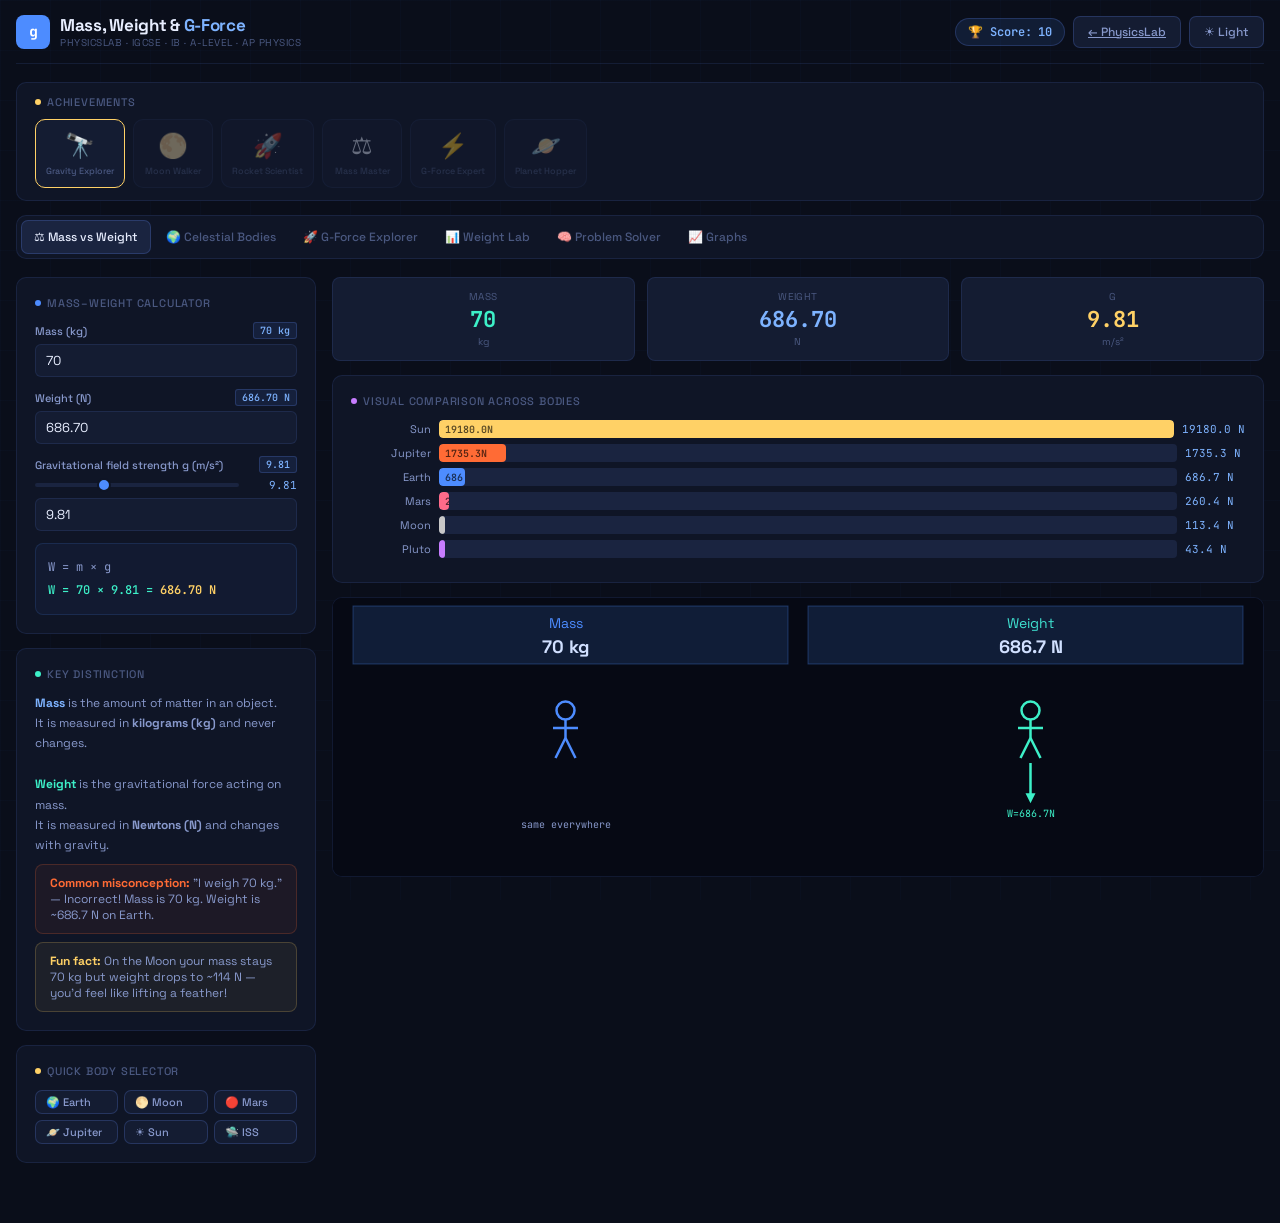
<file: mass-weight-gforce-simulator.html>
<!DOCTYPE html>
<html lang="en">
<head>
<meta charset="UTF-8">
<meta name="viewport" content="width=device-width, initial-scale=1.0">
<title>Mass, Weight & G-Force Simulator — PhysicsLab</title>
<link rel="preconnect" href="https://fonts.googleapis.com">
<link rel="preconnect" href="https://fonts.gstatic.com" crossorigin>
<link href="https://fonts.googleapis.com/css2?family=Space+Grotesk:wght@300;400;500;600;700&family=JetBrains+Mono:wght@400;500&display=swap" rel="stylesheet">
<style>
/* ═══════════════════════════════════════════
   DESIGN TOKENS
═══════════════════════════════════════════ */
:root{
  --bg:#0a0e1a;--bg2:#0f1526;--bg3:#141c32;--bg4:#1a2440;
  --border:rgba(100,140,255,.12);--border2:rgba(100,140,255,.22);
  --text:#e8eeff;--text2:#8899cc;--text3:#4a5880;
  --accent:#4d8cff;--accent2:#7eb3ff;
  --teal:#3df0c8;--orange:#ff6b35;--gold:#ffd166;
  --purple:#c77dff;--rose:#ff6b8a;--green:#5dde8a;
  --font:'Space Grotesk',sans-serif;--mono:'JetBrains Mono',monospace;
  --r:10px;
}
.light{
  --bg:#f0f3ff;--bg2:#e8ecf7;--bg3:#dde3f2;--bg4:#cdd6ed;
  --border:rgba(60,100,200,.14);--border2:rgba(60,100,200,.26);
  --text:#1a2140;--text2:#3a4d80;--text3:#8090b8;
}
*,*::before,*::after{box-sizing:border-box;margin:0;padding:0}
html{font-size:14px;scroll-behavior:smooth}
body{background:var(--bg);color:var(--text);font-family:var(--font);min-height:100vh;overflow-x:hidden;transition:background .3s,color .3s}
canvas{display:block}
button,select,input{font-family:var(--font);font-size:13px;cursor:pointer}
::-webkit-scrollbar{width:5px;height:5px}
::-webkit-scrollbar-track{background:var(--bg2)}
::-webkit-scrollbar-thumb{background:var(--bg4);border-radius:3px}
body::after{content:'';position:fixed;inset:0;z-index:0;pointer-events:none;
  background-image:linear-gradient(rgba(77,140,255,.025)1px,transparent 1px),linear-gradient(90deg,rgba(77,140,255,.025)1px,transparent 1px);
  background-size:50px 50px}
#app{position:relative;z-index:1;max-width:1400px;margin:0 auto;padding:0 16px 60px}

/* ── HEADER ── */
.hdr{display:flex;align-items:center;justify-content:space-between;padding:14px 0;border-bottom:1px solid var(--border);margin-bottom:18px;flex-wrap:wrap;gap:10px}
.hbrand{display:flex;align-items:center;gap:10px}
.logo{width:34px;height:34px;background:var(--accent);border-radius:8px;display:flex;align-items:center;justify-content:center;font-size:15px;font-weight:700;color:#fff;font-family:var(--mono)}
.bname{font-size:17px;font-weight:700;letter-spacing:-.3px}
.bname span{color:var(--accent2)}
.bsub{font-size:10px;color:var(--text3);letter-spacing:.5px;text-transform:uppercase}
.hacts{display:flex;gap:8px;align-items:center}

/* ── BUTTONS ── */
.btn{display:inline-flex;align-items:center;gap:5px;padding:7px 14px;border-radius:7px;border:1px solid var(--border2);background:var(--bg3);color:var(--text2);font-size:12px;font-weight:500;transition:all .15s}
.btn:hover{background:var(--bg4);color:var(--text);border-color:var(--accent)}
.btn.primary{background:var(--accent);border-color:var(--accent);color:#fff}
.btn.primary:hover{background:#3a7af0}
.btn.sm{padding:4px 10px;font-size:11px}
.btn.active{background:rgba(77,140,255,.15);border-color:var(--accent);color:var(--accent2)}

/* ── TABS ── */
.tabs{display:flex;gap:3px;background:var(--bg2);border:1px solid var(--border);border-radius:10px;padding:4px;margin-bottom:18px;overflow-x:auto;flex-wrap:nowrap}
.tab{flex-shrink:0;padding:8px 12px;background:transparent;border:none;border-radius:7px;color:var(--text3);font-size:12px;font-weight:500;transition:all .2s;cursor:pointer;white-space:nowrap}
.tab:hover{color:var(--text2);background:var(--bg3)}
.tab.active{background:var(--bg4);color:var(--text);border:1px solid var(--border2)}
.tp{display:none}.tp.active{display:block}

/* ── PANELS ── */
.panel{background:var(--bg2);border:1px solid var(--border);border-radius:var(--r);padding:18px;transition:border-color .2s}
.panel:hover{border-color:var(--border2)}
.ptitle{font-size:11px;text-transform:uppercase;letter-spacing:.8px;color:var(--text3);margin-bottom:12px;font-weight:500;display:flex;align-items:center;gap:6px}
.pdot{width:6px;height:6px;border-radius:50%;background:var(--accent);display:inline-block}

/* ── GRID ── */
.g2{display:grid;grid-template-columns:1fr 1fr;gap:14px}
.g3{display:grid;grid-template-columns:1fr 1fr 1fr;gap:12px}
.g4{display:grid;grid-template-columns:1fr 1fr 1fr 1fr;gap:10px}
@media(max-width:900px){.g2,.g3,.g4{grid-template-columns:1fr 1fr}}
@media(max-width:600px){.g2,.g3,.g4{grid-template-columns:1fr}}
.split{display:grid;grid-template-columns:300px 1fr;gap:16px;align-items:start}
@media(max-width:900px){.split{grid-template-columns:1fr}}
.split3{display:grid;grid-template-columns:260px 1fr 240px;gap:14px;align-items:start}
@media(max-width:1000px){.split3{grid-template-columns:1fr}}

/* ── FORM CONTROLS ── */
.cg{margin-bottom:12px}
.clbl{font-size:11px;color:var(--text2);font-weight:500;margin-bottom:5px;display:flex;justify-content:space-between;align-items:center}
.cbadge{font-family:var(--mono);font-size:10px;color:var(--accent2);background:rgba(77,140,255,.1);padding:1px 6px;border-radius:3px;border:1px solid var(--border2)}
input[type=number],input[type=text],select{background:var(--bg3);border:1px solid var(--border);border-radius:6px;color:var(--text);padding:7px 10px;width:100%;outline:none;transition:border-color .2s}
input[type=number]:focus,input[type=text]:focus,select:focus{border-color:var(--accent)}
input[type=range]{-webkit-appearance:none;width:100%;height:4px;border-radius:2px;background:var(--bg4);outline:none;accent-color:var(--accent)}
input[type=range]::-webkit-slider-thumb{-webkit-appearance:none;width:14px;height:14px;border-radius:50%;background:var(--accent);cursor:pointer;border:2px solid var(--bg2)}
.srow{display:flex;align-items:center;gap:8px}
.sval{font-family:var(--mono);font-size:11px;color:var(--accent2);min-width:50px;text-align:right}

/* ── STAT CARDS ── */
.sc{background:var(--bg3);border:1px solid var(--border);border-radius:8px;padding:12px;text-align:center}
.sc .val{font-size:22px;font-weight:700;font-family:var(--mono);color:var(--text);margin-top:2px}
.sc .lbl{font-size:10px;color:var(--text3);text-transform:uppercase;letter-spacing:.4px}
.sc .unit{font-size:10px;color:var(--text3);margin-top:1px}

/* ── EQ BOX ── */
.eqbox{background:rgba(77,140,255,.05);border:1px solid rgba(77,140,255,.15);border-radius:8px;padding:12px;font-family:var(--mono);font-size:12px;line-height:1.9;margin-top:10px}
.eqbox .step{color:var(--text2)}
.eqbox .hi{color:var(--teal);font-weight:500}
.eqbox .res{color:var(--gold);font-weight:600}

/* ── NOTE ── */
.note{background:rgba(77,140,255,.05);border:1px solid rgba(77,140,255,.12);border-radius:7px;padding:8px 12px;font-size:11px;color:var(--text2);margin-top:8px}
.note strong{color:var(--accent2)}

/* ── CANVAS AREAS ── */
.carea{background:#060914;border:1px solid var(--border);border-radius:var(--r);position:relative;overflow:hidden}
.light .carea{background:#dce8ff}

/* ── PLANET TABLE ── */
.ptbl{width:100%;border-collapse:collapse;font-size:12px}
.ptbl th{background:var(--bg3);padding:8px 10px;text-align:left;font-size:10px;text-transform:uppercase;letter-spacing:.5px;color:var(--text3);position:sticky;top:0;z-index:2}
.ptbl td{padding:7px 10px;border-top:1px solid var(--border);color:var(--text2)}
.ptbl tr:hover td{background:var(--bg3);cursor:pointer}
.ptbl tr.sel td{background:rgba(77,140,255,.1);color:var(--text)}
.ptbl-wrap{max-height:420px;overflow-y:auto;border:1px solid var(--border);border-radius:8px}
.body-badge{display:inline-block;padding:1px 7px;border-radius:3px;font-size:10px;font-weight:600;font-family:var(--mono)}
.bb-planet{background:rgba(77,140,255,.15);color:var(--accent2)}
.bb-moon{background:rgba(74,88,128,.3);color:var(--text3)}
.bb-dwarf{background:rgba(199,125,255,.15);color:var(--purple)}
.bb-star{background:rgba(255,209,102,.15);color:var(--gold)}
.bb-gas{background:rgba(255,107,53,.12);color:var(--orange)}
.bb-asteroid{background:rgba(61,240,200,.1);color:var(--teal)}

/* ── G-FORCE SCENARIO LIST ── */
.sc-list{display:flex;flex-direction:column;gap:4px;max-height:480px;overflow-y:auto}
.sc-item{background:var(--bg3);border:1px solid var(--border);border-radius:7px;padding:8px 12px;cursor:pointer;transition:all .15s;display:flex;align-items:center;justify-content:space-between;gap:8px}
.sc-item:hover{border-color:var(--border2)}
.sc-item.active{border-color:var(--teal);background:rgba(61,240,200,.06)}
.sc-name{font-size:12px;font-weight:500;color:var(--text2)}
.sc-g{font-family:var(--mono);font-size:12px;font-weight:600}
.sc-cat{font-size:9px;color:var(--text3);text-transform:uppercase;letter-spacing:.4px}

/* ── GFORCE GAUGE ── */
.gf-gauge{position:relative;display:flex;flex-direction:column;align-items:center;gap:8px}
.gf-num{font-size:48px;font-weight:700;font-family:var(--mono);line-height:1}
.gf-unit{font-size:13px;color:var(--text2)}
.gf-bar-wrap{width:100%;height:12px;background:var(--bg4);border-radius:6px;overflow:hidden}
.gf-bar-fill{height:100%;border-radius:6px;transition:width .4s ease, background .4s}

/* ── QUIZ ── */
.quiz-card{background:var(--bg2);border:1px solid var(--border);border-radius:12px;padding:20px}
.quiz-q{font-size:15px;font-weight:500;color:var(--text);line-height:1.6;margin-bottom:16px}
.quiz-opts{display:flex;flex-direction:column;gap:8px;margin-bottom:14px}
.quiz-opt{background:var(--bg3);border:1.5px solid var(--border);border-radius:8px;padding:10px 14px;font-size:13px;text-align:left;color:var(--text2);transition:all .15s}
.quiz-opt:hover{border-color:var(--border2);color:var(--text)}
.quiz-opt.correct{border-color:var(--teal);background:rgba(61,240,200,.08);color:var(--teal)}
.quiz-opt.wrong{border-color:var(--rose);background:rgba(255,107,138,.08);color:var(--rose)}
.quiz-feedback{font-size:13px;padding:10px 14px;border-radius:7px;margin-top:8px;display:none}
.quiz-feedback.show{display:block}
.quiz-feedback.ok{background:rgba(61,240,200,.1);border:1px solid rgba(61,240,200,.3);color:var(--teal)}
.quiz-feedback.fail{background:rgba(255,107,138,.1);border:1px solid rgba(255,107,138,.3);color:var(--rose)}

/* ── ACHIEVEMENT ── */
.ach-grid{display:flex;gap:8px;flex-wrap:wrap}
.ach{display:flex;flex-direction:column;align-items:center;gap:4px;padding:10px;border-radius:10px;border:1px solid var(--border);background:var(--bg3);min-width:80px;transition:all .2s;opacity:.4}
.ach.unlocked{opacity:1;border-color:var(--gold)}
.ach .icon{font-size:24px}
.ach .name{font-size:9px;text-align:center;color:var(--text3);font-weight:500}

/* ── PROGRESS BAR ── */
.prog-wrap{background:var(--bg4);border-radius:4px;height:6px;margin-top:4px}
.prog-fill{height:100%;border-radius:4px;background:var(--accent);transition:width .4s}

/* ── CHART CANVAS ── */
.chart-box{background:#060914;border:1px solid var(--border);border-radius:8px;padding:14px;position:relative}
.light .chart-box{background:#dce8ff}
.chart-lbl{font-size:10px;color:var(--text3);text-transform:uppercase;letter-spacing:.6px;margin-bottom:8px;font-weight:500}

/* ── FORMULA CARDS ── */
.formula-card{background:var(--bg3);border:1px solid var(--border);border-radius:10px;padding:14px;transition:all .2s}
.formula-card:hover{border-color:var(--border2);transform:translateY(-1px)}
.fc-sym{font-size:28px;font-family:var(--mono);font-weight:700;color:var(--text);margin-bottom:6px}
.fc-name{font-size:11px;color:var(--text3);text-transform:uppercase;letter-spacing:.5px}
.fc-eq{font-family:var(--mono);font-size:13px;color:var(--accent2);margin:6px 0}
.fc-result{font-family:var(--mono);font-size:16px;font-weight:700;color:var(--teal);margin-top:6px}

/* ── COMPARISON BAR ── */
.cmp-bar-row{display:flex;align-items:center;gap:8px;margin-bottom:6px}
.cmp-name{font-size:11px;color:var(--text2);min-width:80px;text-align:right}
.cmp-bar-track{flex:1;height:18px;background:var(--bg4);border-radius:4px;overflow:hidden;position:relative}
.cmp-bar-fill{height:100%;border-radius:4px;display:flex;align-items:center;padding-left:6px;font-size:10px;font-family:var(--mono);font-weight:600;color:#000a;white-space:nowrap;overflow:hidden;transition:width .5s ease}
.cmp-val{font-family:var(--mono);font-size:11px;color:var(--accent2);min-width:60px}

/* ── BODY VISUAL ── */
.body-vis{display:flex;flex-direction:column;align-items:center;gap:4px;padding:14px}
.body-fig{font-size:52px;transition:transform .3s}
.body-scale{font-size:10px;color:var(--text3)}
.body-gbar{width:80%;height:8px;border-radius:4px;background:var(--bg4);overflow:hidden}
.body-gfill{height:100%;border-radius:4px;background:var(--teal);transition:width .4s}

/* ── ANIMATION CANVAS ── */
#gf-anim-canvas{width:100%;display:block;border-radius:0 0 var(--r) var(--r)}

/* ── MISCELLANEOUS ── */
hr{border:none;border-top:1px solid var(--border);margin:12px 0}
.mb{margin-bottom:14px}
.mt{margin-top:14px}
.funfact{background:rgba(255,209,102,.06);border:1px solid rgba(255,209,102,.2);border-radius:8px;padding:10px 14px;font-size:12px;color:var(--text2);margin-top:8px}
.funfact strong{color:var(--gold)}
.misconception{background:rgba(255,107,53,.06);border:1px solid rgba(255,107,53,.2);border-radius:8px;padding:10px 14px;font-size:12px;color:var(--text2);margin-top:8px}
.misconception strong{color:var(--orange)}
.tooltip-host{position:relative;cursor:help;border-bottom:1px dotted var(--text3)}
.tooltip-host:hover::after{content:attr(data-tip);position:absolute;bottom:calc(100%+6px);left:50%;transform:translateX(-50%);background:var(--bg4);border:1px solid var(--border2);border-radius:6px;padding:5px 10px;font-size:11px;color:var(--text2);white-space:nowrap;z-index:100;pointer-events:none}
.score-badge{display:inline-flex;align-items:center;gap:6px;padding:5px 12px;border-radius:20px;font-size:12px;font-weight:600;font-family:var(--mono);background:rgba(77,140,255,.12);border:1px solid var(--border2);color:var(--accent2)}
</style>
</head>
<body>
<div id="app">

<!-- ═══ HEADER ═══ -->
<header class="hdr">
  <div class="hbrand">
    <div class="logo">g</div>
    <div>
      <div class="bname">Mass, Weight &amp; <span>G-Force</span></div>
      <div class="bsub">PhysicsLab · IGCSE · IB · A-Level · AP Physics</div>
    </div>
  </div>
  <div class="hacts">
    <div class="score-badge" id="score-badge">🏆 Score: <span id="score-num">0</span></div>
    <a href="index.html" class="btn">← PhysicsLab</a>
    <button class="btn" id="theme-btn" onclick="toggleTheme()">☀ Light</button>
  </div>
</header>

<!-- ═══ ACHIEVEMENT BAR ═══ -->
<div class="panel mb" id="ach-panel" style="padding:12px 18px">
  <div class="ptitle" style="margin-bottom:10px"><span class="pdot" style="background:var(--gold)"></span>Achievements</div>
  <div class="ach-grid" id="ach-grid"></div>
</div>

<!-- ═══ TABS ═══ -->
<div class="tabs">
  <button class="tab active" onclick="showTab('t1',this)">⚖ Mass vs Weight</button>
  <button class="tab" onclick="showTab('t2',this)">🌍 Celestial Bodies</button>
  <button class="tab" onclick="showTab('t3',this)">🚀 G-Force Explorer</button>
  <button class="tab" onclick="showTab('t4',this)">📊 Weight Lab</button>
  <button class="tab" onclick="showTab('t5',this)">🧠 Problem Solver</button>
  <button class="tab" onclick="showTab('t6',this)">📈 Graphs</button>
</div>

<!-- ════════════════════════════════════
     TAB 1 — MASS VS WEIGHT
════════════════════════════════════ -->
<div id="t1" class="tp active">
<div class="split">
  <!-- Controls -->
  <div>
    <div class="panel mb">
      <div class="ptitle"><span class="pdot"></span>Mass–Weight Calculator</div>
      <div class="cg">
        <div class="clbl">Mass (kg) <span class="cbadge" id="t1-mass-badge">70 kg</span></div>
        <input type="number" id="t1-mass" value="70" min="0.001" step="any" oninput="t1Calc()">
      </div>
      <div class="cg">
        <div class="clbl">Weight (N) <span class="cbadge" id="t1-wt-badge">686.7 N</span></div>
        <input type="number" id="t1-wt" placeholder="auto" step="any" oninput="t1CalcFromW()">
      </div>
      <div class="cg">
        <div class="clbl">Gravitational field strength g (m/s²) <span class="cbadge" id="t1-g-badge">9.81</span></div>
        <div class="srow">
          <input type="range" id="t1-g-slider" min="0" max="30" value="9.81" step="0.01" oninput="t1GSlider()">
          <span class="sval" id="t1-g-sval">9.81</span>
        </div>
        <input type="number" id="t1-g" value="9.81" step="any" oninput="t1Calc()" style="margin-top:6px">
      </div>
      <div class="eqbox" id="t1-eq">
        <div class="step">W = m × g</div>
        <div class="step hi" id="t1-eq-sub">W = 70 × 9.81 = <span class="res">686.7 N</span></div>
      </div>
    </div>

    <div class="panel mb">
      <div class="ptitle"><span class="pdot" style="background:var(--teal)"></span>Key Distinction</div>
      <div style="font-size:12px;color:var(--text2);line-height:1.7">
        <strong style="color:var(--accent2)">Mass</strong> is the amount of matter in an object.<br>
        It is measured in <strong>kilograms (kg)</strong> and never changes.<br><br>
        <strong style="color:var(--teal)">Weight</strong> is the gravitational force acting on mass.<br>
        It is measured in <strong>Newtons (N)</strong> and changes with gravity.
      </div>
      <div class="misconception"><strong>Common misconception:</strong> "I weigh 70 kg." — Incorrect! Mass is 70 kg. Weight is ~686.7 N on Earth.</div>
      <div class="funfact"><strong>Fun fact:</strong> On the Moon your mass stays 70 kg but weight drops to ~114 N — you'd feel like lifting a feather!</div>
    </div>

    <!-- Quick g presets -->
    <div class="panel">
      <div class="ptitle"><span class="pdot" style="background:var(--gold)"></span>Quick Body Selector</div>
      <div class="g3" style="gap:6px">
        <button class="btn sm" onclick="t1SetG(9.81,'Earth')">🌍 Earth</button>
        <button class="btn sm" onclick="t1SetG(1.62,'Moon')">🌕 Moon</button>
        <button class="btn sm" onclick="t1SetG(3.72,'Mars')">🔴 Mars</button>
        <button class="btn sm" onclick="t1SetG(24.79,'Jupiter')">🪐 Jupiter</button>
        <button class="btn sm" onclick="t1SetG(274.0,'Sun')">☀ Sun</button>
        <button class="btn sm" onclick="t1SetG(0,'ISS')">🛸 ISS</button>
      </div>
    </div>
  </div>

  <!-- Visualisation -->
  <div>
    <div class="g3 mb">
      <div class="sc"><div class="lbl">Mass</div><div class="val teal" id="t1-sc-mass" style="color:var(--teal)">70</div><div class="unit">kg</div></div>
      <div class="sc"><div class="lbl">Weight</div><div class="val" id="t1-sc-wt" style="color:var(--accent2)">686.7</div><div class="unit">N</div></div>
      <div class="sc"><div class="lbl">g</div><div class="val" id="t1-sc-g" style="color:var(--gold)">9.81</div><div class="unit">m/s²</div></div>
    </div>
    <div class="panel mb">
      <div class="ptitle"><span class="pdot" style="background:var(--purple)"></span>Visual Comparison Across Bodies</div>
      <div id="t1-compare-bars"></div>
    </div>
    <div class="carea" style="height:280px">
      <canvas id="t1-canvas" style="width:100%;height:280px"></canvas>
    </div>
  </div>
</div>
</div>

<!-- ════════════════════════════════════
     TAB 2 — CELESTIAL BODY EXPLORER
════════════════════════════════════ -->
<div id="t2" class="tp">
<div class="split3">
  <!-- Body list -->
  <div>
    <div class="panel mb" style="padding:12px">
      <div class="cg" style="margin-bottom:8px">
        <input type="text" id="body-search" placeholder="Search bodies…" oninput="filterBodies()">
      </div>
      <div class="cg" style="margin-bottom:0">
        <select id="body-filter" onchange="filterBodies()">
          <option value="all">All types</option>
          <option value="planet">Planets</option>
          <option value="moon">Moons</option>
          <option value="dwarf">Dwarf planets</option>
          <option value="star">Stars</option>
          <option value="asteroid">Asteroids</option>
        </select>
      </div>
    </div>
    <div class="ptbl-wrap">
      <table class="ptbl" id="body-table">
        <thead><tr><th>Body</th><th>g (m/s²)</th></tr></thead>
        <tbody id="body-tbody"></tbody>
      </table>
    </div>
  </div>

  <!-- Body detail -->
  <div>
    <div class="panel mb">
      <div class="ptitle"><span class="pdot" style="background:var(--teal)"></span>Selected: <span id="sel-body-name" style="color:var(--accent2)">Earth</span></div>
      <div class="g4">
        <div class="sc"><div class="val" id="bd-g" style="color:var(--teal)">9.81</div><div class="lbl">g (m/s²)</div></div>
        <div class="sc"><div class="val" id="bd-esc" style="color:var(--gold)">11.2</div><div class="lbl">Esc vel (km/s)</div></div>
        <div class="sc"><div class="val" id="bd-r" style="color:var(--accent2)">6371</div><div class="lbl">Radius (km)</div></div>
        <div class="sc"><div class="val" id="bd-g-ratio" style="color:var(--purple)">1.00</div><div class="lbl">g / g_Earth</div></div>
      </div>
      <div class="note mt" id="bd-note">The blue planet, third from the Sun. Our home world.</div>
    </div>
    <!-- Object input -->
    <div class="panel mb">
      <div class="ptitle"><span class="pdot" style="background:var(--gold)"></span>Object on this Body</div>
      <div class="g2">
        <div class="cg">
          <div class="clbl">Object</div>
          <select id="obj-preset" onchange="objPreset()">
            <option value="70">🧑 Person (70 kg)</option>
            <option value="5">🐱 Cat (5 kg)</option>
            <option value="6000">🐘 Elephant (6000 kg)</option>
            <option value="0.62">🏀 Basketball (0.62 kg)</option>
            <option value="549054">🚀 Saturn V (549,054 kg)</option>
            <option value="1500">🚗 Car (1500 kg)</option>
            <option value="custom">✏ Custom</option>
          </select>
        </div>
        <div class="cg">
          <div class="clbl">Mass (kg)</div>
          <input type="number" id="obj-mass" value="70" min="0" step="any" oninput="updateBodyCalc()">
        </div>
      </div>
      <div class="g3 mt">
        <div class="sc"><div class="val" id="bd-weight" style="color:var(--teal)">686.7</div><div class="lbl">Weight (N)</div></div>
        <div class="sc"><div class="val" id="bd-weight-ratio" style="color:var(--accent2)">1.00</div><div class="lbl">×Earth weight</div></div>
        <div class="sc"><div class="val" id="bd-jump" style="color:var(--gold)">0.40</div><div class="lbl">Jump height (m)</div></div>
      </div>
    </div>
    <div class="carea" style="height:200px">
      <canvas id="t2-canvas" style="width:100%;height:200px"></canvas>
    </div>
  </div>

  <!-- Right info panel -->
  <div>
    <div class="panel mb">
      <div class="ptitle"><span class="pdot" style="background:var(--rose)"></span>Falling Speed Comparison</div>
      <div style="font-size:12px;color:var(--text2);margin-bottom:8px">Drop from 10 m height:</div>
      <div class="sc mb"><div class="val" id="bd-fall-time" style="color:var(--rose)">1.43 s</div><div class="lbl">Fall time (s)</div></div>
      <div class="sc"><div class="val" id="bd-impact-v" style="color:var(--orange)">14.0 m/s</div><div class="lbl">Impact speed (m/s)</div></div>
      <div class="note">t = √(2h/g) &nbsp; v = √(2gh)</div>
    </div>
    <div class="panel">
      <div class="ptitle"><span class="pdot" style="background:var(--purple)"></span>Top 5 Comparison</div>
      <div id="top5-compare"></div>
    </div>
    <div class="funfact mt" id="body-funfact">Jupiter is so massive that it bends light passing nearby.</div>
  </div>
</div>
</div>

<!-- ════════════════════════════════════
     TAB 3 — G-FORCE EXPLORER
════════════════════════════════════ -->
<div id="t3" class="tp">
<div class="split">
  <!-- Scenario list -->
  <div>
    <div class="panel mb">
      <div class="ptitle"><span class="pdot" style="background:var(--rose)"></span>Scenarios</div>
      <div class="cg">
        <input type="text" id="sc-search" placeholder="Search scenarios…" oninput="filterScenarios()">
      </div>
      <div class="sc-list" id="sc-list"></div>
    </div>
    <!-- Custom G -->
    <div class="panel">
      <div class="ptitle"><span class="pdot" style="background:var(--gold)"></span>Custom G-Force</div>
      <div class="cg">
        <div class="clbl">G-force value <span class="cbadge" id="cg-badge">1.0 G</span></div>
        <div class="srow">
          <input type="range" id="custom-g-slider" min="0" max="20" value="1" step="0.1" oninput="setCustomG(this.value)">
          <span class="sval" id="cg-sval">1.0</span>
        </div>
      </div>
      <div class="cg">
        <div class="clbl">Person mass (kg)</div>
        <input type="number" id="gf-mass" value="70" step="any" oninput="updateGfDisplay()">
      </div>
    </div>
  </div>

  <!-- G-force display -->
  <div>
    <div class="g3 mb">
      <div class="sc">
        <div class="lbl">Scenario</div>
        <div class="val" id="gf-sc-name" style="font-size:14px;color:var(--accent2)">Standing</div>
      </div>
      <div class="sc">
        <div class="gf-gauge">
          <div class="gf-num" id="gf-num" style="color:var(--teal)">1.0</div>
          <div class="gf-unit">G</div>
          <div class="gf-bar-wrap"><div class="gf-bar-fill" id="gf-bar" style="width:5%;background:var(--teal)"></div></div>
        </div>
      </div>
      <div class="sc">
        <div class="lbl">Apparent weight</div>
        <div class="val" id="gf-app-wt" style="color:var(--gold)">686.7</div>
        <div class="unit">N</div>
      </div>
    </div>

    <div class="g4 mb">
      <div class="sc"><div class="val" id="gf-accel" style="color:var(--accent2)">9.81</div><div class="lbl">Accel (m/s²)</div></div>
      <div class="sc"><div class="val" id="gf-dur">varies</div><div class="lbl">Typical duration</div></div>
      <div class="sc"><div class="val" id="gf-risk" style="color:var(--teal)">Safe</div><div class="lbl">Risk level</div></div>
      <div class="sc"><div class="val" id="gf-comfort" style="color:var(--green)">Comfortable</div><div class="lbl">Comfort</div></div>
    </div>

    <!-- Body figure visual -->
    <div class="panel mb">
      <div class="ptitle"><span class="pdot" style="background:var(--purple)"></span>Body Load Visualization</div>
      <div id="body-load-vis" style="display:flex;align-items:center;gap:20px;flex-wrap:wrap">
        <canvas id="body-fig-canvas" width="120" height="220"></canvas>
        <div style="flex:1">
          <div id="gf-effects" style="font-size:12px;color:var(--text2);line-height:1.8"></div>
          <div class="note mt" id="gf-note">Normal standing posture.</div>
        </div>
      </div>
    </div>

    <!-- Animation canvas -->
    <div class="panel">
      <div class="ptitle"><span class="pdot" style="background:var(--teal)"></span>Animation</div>
      <div class="carea" style="height:200px">
        <canvas id="gf-anim-canvas" style="width:100%;height:200px"></canvas>
      </div>
    </div>
  </div>
</div>
</div>

<!-- ════════════════════════════════════
     TAB 4 — WEIGHT COMPARISON LAB
════════════════════════════════════ -->
<div id="t4" class="tp">
<div class="panel mb">
  <div class="ptitle"><span class="pdot" style="background:var(--teal)"></span>Weight Comparison Lab</div>
  <div class="g4">
    <div class="cg">
      <div class="clbl">Object 1 mass (kg)</div>
      <input type="number" id="lab-m1" value="70" step="any" oninput="updateLab()">
      <div style="font-size:10px;color:var(--text3);margin-top:3px">Person</div>
    </div>
    <div class="cg">
      <div class="clbl">Object 2 mass (kg)</div>
      <input type="number" id="lab-m2" value="5" step="any" oninput="updateLab()">
      <div style="font-size:10px;color:var(--text3);margin-top:3px">Cat</div>
    </div>
    <div class="cg">
      <div class="clbl">Object 3 mass (kg)</div>
      <input type="number" id="lab-m3" value="1500" step="any" oninput="updateLab()">
      <div style="font-size:10px;color:var(--text3);margin-top:3px">Car</div>
    </div>
    <div class="cg">
      <div class="clbl">Object 4 mass (kg)</div>
      <input type="number" id="lab-m4" value="0.62" step="any" oninput="updateLab()">
      <div style="font-size:10px;color:var(--text3);margin-top:3px">Basketball</div>
    </div>
  </div>
</div>
<div class="panel mb">
  <div class="ptitle"><span class="pdot" style="background:var(--gold)"></span>Weight Table (N)</div>
  <div style="overflow-x:auto">
    <table class="ptbl" id="lab-table" style="min-width:600px">
      <thead><tr><th>Body</th><th>g</th><th>Object 1</th><th>Object 2</th><th>Object 3</th><th>Object 4</th></tr></thead>
      <tbody id="lab-tbody"></tbody>
    </table>
  </div>
</div>
<div class="panel">
  <div class="ptitle"><span class="pdot" style="background:var(--accent)"></span>Visual Weight Comparison (Object 1)</div>
  <div id="lab-bars"></div>
</div>
</div>

<!-- ════════════════════════════════════
     TAB 5 — PROBLEM SOLVER
════════════════════════════════════ -->
<div id="t5" class="tp">
<div class="g2">
  <div>
    <div class="panel mb">
      <div class="ptitle"><span class="pdot" style="background:var(--gold)"></span>Settings</div>
      <div class="cg">
        <div class="clbl">Difficulty</div>
        <select id="q-diff">
          <option value="easy">Easy</option>
          <option value="medium" selected>Medium</option>
          <option value="hard">Hard</option>
          <option value="challenge">Challenge</option>
        </select>
      </div>
      <div class="cg">
        <div class="clbl">Question type</div>
        <select id="q-type">
          <option value="random">Random</option>
          <option value="weight">Find Weight</option>
          <option value="mass">Find Mass</option>
          <option value="gravity">Find Gravity</option>
          <option value="gforce">Find G-Force</option>
          <option value="apparent">Find Apparent Weight</option>
        </select>
      </div>
      <button class="btn primary" style="width:100%;margin-top:6px" onclick="newQuestion()">🎲 New Question</button>
    </div>
    <div class="panel">
      <div class="ptitle"><span class="pdot" style="background:var(--teal)"></span>Score</div>
      <div class="g2" style="margin-bottom:8px">
        <div class="sc"><div class="val" id="q-correct" style="color:var(--teal)">0</div><div class="lbl">Correct</div></div>
        <div class="sc"><div class="val" id="q-wrong" style="color:var(--rose)">0</div><div class="lbl">Wrong</div></div>
      </div>
      <div class="clbl">Progress</div>
      <div class="prog-wrap"><div class="prog-fill" id="q-prog" style="width:0%"></div></div>
    </div>
  </div>
  <div>
    <div class="quiz-card" id="quiz-card">
      <div class="quiz-q" id="quiz-q">Press "New Question" to begin!</div>
      <div class="quiz-opts" id="quiz-opts"></div>
      <div class="quiz-feedback" id="quiz-fb"></div>
      <div class="eqbox" id="quiz-solution" style="display:none"></div>
      <div style="margin-top:12px;display:flex;gap:8px">
        <button class="btn" id="quiz-hint-btn" onclick="showHint()" style="display:none">💡 Hint</button>
        <button class="btn primary" id="quiz-next-btn" onclick="newQuestion()" style="display:none">Next →</button>
      </div>
    </div>
  </div>
</div>
</div>

<!-- ════════════════════════════════════
     TAB 6 — GRAPHS
════════════════════════════════════ -->
<div id="t6" class="tp">
<div class="panel mb">
  <div class="ptitle"><span class="pdot"></span>Formula Explorer — Interactive</div>
  <div class="g4 mb">
    <div class="formula-card" id="fc-wt">
      <div class="fc-sym">W</div>
      <div class="fc-name">Weight</div>
      <div class="fc-eq">W = m × g</div>
      <div class="cg" style="margin:6px 0 4px"><input type="number" id="fc-m" value="70" step="any" oninput="fcCalc()"><div style="font-size:9px;color:var(--text3);margin-top:2px">mass (kg)</div></div>
      <div class="cg" style="margin-bottom:4px"><input type="number" id="fc-g" value="9.81" step="any" oninput="fcCalc()"><div style="font-size:9px;color:var(--text3);margin-top:2px">g (m/s²)</div></div>
      <div class="fc-result" id="fc-w-res">686.7 N</div>
    </div>
    <div class="formula-card">
      <div class="fc-sym">N</div>
      <div class="fc-name">Apparent Weight</div>
      <div class="fc-eq">N = m(g ± a)</div>
      <div class="cg" style="margin:6px 0 4px"><input type="number" id="fc-aw-m" value="70" step="any" oninput="fcCalcAW()"><div style="font-size:9px;color:var(--text3);margin-top:2px">mass (kg)</div></div>
      <div class="cg" style="margin-bottom:4px"><input type="number" id="fc-aw-a" value="2" step="any" oninput="fcCalcAW()"><div style="font-size:9px;color:var(--text3);margin-top:2px">accel (m/s²) +↑ −↓</div></div>
      <div class="fc-result" id="fc-aw-res">826.7 N</div>
    </div>
    <div class="formula-card">
      <div class="fc-sym">G</div>
      <div class="fc-name">G-Force</div>
      <div class="fc-eq">G = a / 9.81</div>
      <div class="cg" style="margin:6px 0 4px"><input type="number" id="fc-gf-a" value="9.81" step="any" oninput="fcCalcGF()"><div style="font-size:9px;color:var(--text3);margin-top:2px">acceleration (m/s²)</div></div>
      <div class="fc-result" id="fc-gf-res">1.00 G</div>
    </div>
    <div class="formula-card">
      <div class="fc-sym">F</div>
      <div class="fc-name">Gravitation</div>
      <div class="fc-eq">F = Gm₁m₂/r²</div>
      <div class="cg" style="margin:6px 0 4px"><input type="number" id="fc-grav-m1" value="5.97e24" step="any" oninput="fcCalcGrav()"><div style="font-size:9px;color:var(--text3);margin-top:2px">M (kg)</div></div>
      <div class="cg" style="margin-bottom:4px"><input type="number" id="fc-grav-m2" value="70" step="any" oninput="fcCalcGrav()"><div style="font-size:9px;color:var(--text3);margin-top:2px">m (kg)</div></div>
      <div class="cg" style="margin-bottom:4px"><input type="number" id="fc-grav-r" value="6.371e6" step="any" oninput="fcCalcGrav()"><div style="font-size:9px;color:var(--text3);margin-top:2px">r (m)</div></div>
      <div class="fc-result" id="fc-grav-res">686.7 N</div>
    </div>
  </div>
</div>

<div class="g2 mb">
  <div class="chart-box">
    <div class="chart-lbl">Weight vs Gravity (for current mass)</div>
    <canvas id="chart-wg" height="200"></canvas>
    <div class="cg mt" style="display:flex;gap:8px;align-items:center">
      <span style="font-size:11px;color:var(--text3)">Mass:</span>
      <input type="number" id="chart-wg-m" value="70" step="any" oninput="drawWGChart()" style="width:80px">
      <button class="btn sm" onclick="exportChartPNG('chart-wg','weight-vs-gravity')">📷</button>
    </div>
  </div>
  <div class="chart-box">
    <div class="chart-lbl">Apparent Weight vs Acceleration</div>
    <canvas id="chart-aw" height="200"></canvas>
    <div class="cg mt" style="display:flex;gap:8px;align-items:center">
      <span style="font-size:11px;color:var(--text3)">Mass:</span>
      <input type="number" id="chart-aw-m" value="70" step="any" oninput="drawAWChart()" style="width:80px">
      <button class="btn sm" onclick="exportChartPNG('chart-aw','apparent-weight')">📷</button>
    </div>
  </div>
</div>
<div class="g2">
  <div class="chart-box">
    <div class="chart-lbl">Weight on all Celestial Bodies</div>
    <canvas id="chart-bodies" height="260"></canvas>
    <div class="cg mt" style="display:flex;gap:8px;align-items:center">
      <span style="font-size:11px;color:var(--text3)">Mass:</span>
      <input type="number" id="chart-bodies-m" value="70" step="any" oninput="drawBodiesChart()" style="width:80px">
      <button class="btn sm" onclick="exportChartPNG('chart-bodies','weight-on-bodies')">📷</button>
      <button class="btn sm" onclick="exportCSV()">📊 CSV</button>
    </div>
  </div>
  <div class="chart-box">
    <div class="chart-lbl">G-Force Scenarios Comparison</div>
    <canvas id="chart-gf" height="260"></canvas>
    <button class="btn sm mt" onclick="exportChartPNG('chart-gf','gforce-scenarios')">📷</button>
  </div>
</div>
</div>

</div><!-- /#app -->

<script>
/* ═══════════════════════════════════════════════════════
   DATA
═══════════════════════════════════════════════════════ */
const G_CONST = 6.674e-11;
const g_Earth = 9.81;

// 55 celestial bodies
const BODIES = [
  {n:'Sun',       t:'star',     g:274.0, esc:617.5, r:695700, note:'Our star — 1.4 million km across. Surface gravity is crushing!', f:'The Sun contains 99.86% of the solar system\'s mass.'},
  {n:'Mercury',   t:'planet',   g:3.70,  esc:4.25,  r:2439,  note:'Smallest planet, no atmosphere, extreme temperature swings.', f:'Mercury has no moons and barely any atmosphere.'},
  {n:'Venus',     t:'planet',   g:8.87,  esc:10.36, r:6051,  note:'Hottest planet (~465°C) despite not being closest to Sun.', f:'Venus rotates backwards compared to most planets.'},
  {n:'Earth',     t:'planet',   g:9.81,  esc:11.19, r:6371,  note:'The blue planet, third from the Sun. Our home world.', f:'Earth is the densest planet in the solar system.'},
  {n:'Moon',      t:'moon',     g:1.62,  esc:2.38,  r:1737,  note:'Earth\'s only natural satellite. 12 humans have walked here.', f:'The Moon is slowly drifting away from Earth at ~3.8 cm/year.'},
  {n:'Mars',      t:'planet',   g:3.72,  esc:5.03,  r:3389,  note:'The Red Planet. Future human exploration target.', f:'Mars has the tallest volcano in the solar system — Olympus Mons (21 km high).'},
  {n:'Phobos',    t:'moon',     g:0.0057,esc:0.011, r:11.3,  note:'Mars\' inner moon, likely a captured asteroid.', f:'Phobos is slowly spiralling inward and will crash or break apart in ~50 million years.'},
  {n:'Deimos',    t:'moon',     g:0.003, esc:0.005, r:6.2,   note:'Mars\' outer moon, smallest known moon in the solar system.', f:'You could throw a ball fast enough to escape Deimos by hand.'},
  {n:'Jupiter',   t:'planet',   g:24.79, esc:59.5,  r:71492, note:'Largest planet. Great Red Spot is a storm bigger than Earth.', f:'Jupiter\'s magnetic field is 20,000 times stronger than Earth\'s.'},
  {n:'Io',        t:'moon',     g:1.796, esc:2.558, r:1821,  note:'Most volcanically active body in the solar system.', f:'Io has over 400 active volcanoes.'},
  {n:'Europa',    t:'moon',     g:1.315, esc:2.025, r:1560,  note:'Smooth icy surface hiding a subsurface ocean. Potential for life!', f:'Europa\'s ocean may contain twice as much water as all Earth\'s oceans.'},
  {n:'Ganymede',  t:'moon',     g:1.428, esc:2.741, r:2634,  note:'Largest moon in the solar system — bigger than Mercury!', f:'Ganymede has its own magnetic field — unique among moons.'},
  {n:'Callisto',  t:'moon',     g:1.235, esc:2.440, r:2410,  note:'Most heavily cratered object in the solar system.', f:'Callisto takes 17 days to orbit Jupiter.'},
  {n:'Saturn',    t:'planet',   g:10.44, esc:35.5,  r:60268, note:'The ringed giant. Less dense than water!', f:'Saturn\'s rings are made mostly of ice and rock, up to 1 km thick.'},
  {n:'Titan',     t:'moon',     g:1.352, esc:2.639, r:2574,  note:'Saturn\'s largest moon, with a thick nitrogen atmosphere.', f:'Titan has lakes of liquid methane on its surface.'},
  {n:'Enceladus', t:'moon',     g:0.113, esc:0.239, r:252,   note:'Active ice geysers shooting water into space.', f:'Enceladus shoots water vapour 500 km into space.'},
  {n:'Rhea',      t:'moon',     g:0.264, esc:0.635, r:764,   note:'Saturn\'s second largest moon.', f:'Rhea may have a thin ring of its own.'},
  {n:'Dione',     t:'moon',     g:0.232, esc:0.51,  r:562,   note:'Dense moon of Saturn — rocky core likely.', f:'Dione has cliff faces as tall as 5 km.'},
  {n:'Mimas',     t:'moon',     g:0.064, esc:0.159, r:198,   note:'Looks like the Death Star due to its giant Herschel crater.', f:'Mimas\'s core may be porous, explaining its shape.'},
  {n:'Uranus',    t:'planet',   g:8.87,  esc:21.3,  r:25559, note:'Ice giant, rotates on its side (98° tilt).', f:'Uranus was the first planet discovered with a telescope (1781).'},
  {n:'Neptune',   t:'planet',   g:11.15, esc:23.5,  r:24764, note:'Windiest planet — gusts up to 2100 km/h.', f:'Neptune\'s moon Triton orbits backwards and is doomed to be torn apart.'},
  {n:'Triton',    t:'moon',     g:0.779, esc:1.455, r:1353,  note:'Neptune\'s large retrograde moon — likely a captured KBO.', f:'Triton is the coldest known object with a measured surface temp: −235°C.'},
  {n:'Pluto',     t:'dwarf',    g:0.62,  esc:1.21,  r:1188,  note:'Dwarf planet, reclassified in 2006. Has a heart-shaped plain.', f:'Pluto has a day length of 6.4 Earth days.'},
  {n:'Charon',    t:'moon',     g:0.279, esc:0.58,  r:606,   note:'Pluto\'s largest moon — together they\'re a binary system.', f:'Charon is so large relative to Pluto they orbit a common centre outside Pluto.'},
  {n:'Eris',      t:'dwarf',    g:0.82,  esc:1.38,  r:1163,  note:'Slightly smaller than Pluto but more massive — triggered reclassification.', f:'Eris is 3× farther from the Sun than Pluto.'},
  {n:'Haumea',    t:'dwarf',    g:0.63,  esc:0.9,   r:816,   note:'Egg-shaped dwarf planet spinning very fast (4h day).', f:'Haumea has two moons and a ring — rare for a dwarf planet.'},
  {n:'Makemake',  t:'dwarf',    g:0.5,   esc:0.8,   r:715,   note:'Red-tinted dwarf planet in the Kuiper Belt.', f:'Makemake was discovered shortly after Easter 2005.'},
  {n:'Ceres',     t:'dwarf',    g:0.27,  esc:0.51,  r:473,   note:'Largest asteroid / smallest dwarf planet in the asteroid belt.', f:'Ceres contains about a third of the total mass of the asteroid belt.'},
  {n:'Vesta',     t:'asteroid', g:0.25,  esc:0.36,  r:263,   note:'Second most massive body in the asteroid belt.', f:'Vesta\'s south pole has a crater so deep it exposes the mantle.'},
  {n:'Pallas',    t:'asteroid', g:0.21,  esc:0.32,  r:256,   note:'Third most massive asteroid, highly inclined orbit.', f:'Pallas orbits at a steep 34.8° inclination.'},
  {n:'Hygiea',    t:'asteroid', g:0.091, esc:0.18,  r:215,   note:'Fourth largest asteroid — nearly spherical.', f:'Hygiea may be reclassified as a dwarf planet.'},
  {n:'White Dwarf',t:'star',    g:300000,esc:6000,  r:7000,  note:'The dense remnant of a Sun-like star. Extreme gravity.', f:'A teaspoon of white dwarf material weighs ~5 tonnes.'},
  {n:'Neutron Star',t:'star',   g:2e11,  esc:150000,r:12,    note:'Collapsed stellar remnant. Insanely dense.', f:'A neutron star packs more mass than the Sun into a sphere ~12 km across.'},
  {n:'ISS',       t:'asteroid', g:0.001, esc:0.0,   r:0.05,  note:'International Space Station in low Earth orbit — apparent weightlessness.', f:'The ISS travels at 7.66 km/s — it orbits Earth every 92 minutes.'},
  {n:'Oberon',    t:'moon',     g:0.354, esc:0.727, r:761,   note:'Outermost major moon of Uranus.', f:'Oberon has a large mountain thought to be 6 km high.'},
  {n:'Titania',   t:'moon',     g:0.379, esc:0.773, r:789,   note:'Largest moon of Uranus.', f:'Titania has deep canyons caused by tectonic activity.'},
  {n:'Miranda',   t:'moon',     g:0.079, esc:0.193, r:236,   note:'Uranus moon with extreme cliffs — Verona Rupes is 5–10 km high.', f:'You could fall off Miranda\'s cliff for 12 minutes before hitting the bottom.'},
  {n:'Ariel',     t:'moon',     g:0.27,  esc:0.558, r:579,   note:'One of the brightest moons of Uranus.', f:'Ariel\'s surface shows signs of recent geological activity.'},
  {n:'Umbriel',   t:'moon',     g:0.23,  esc:0.52,  r:585,   note:'Darkest of Uranus\'s large moons.', f:'Umbriel has a mysterious bright ring called Wunda.'},
  {n:'Eros',      t:'asteroid', g:0.0059,esc:0.011, r:8.4,   note:'First near-Earth asteroid visited by a spacecraft (NEAR Shoemaker).', f:'NEAR Shoemaker landed on Eros in 2001 — first asteroid landing.'},
  {n:'Bennu',     t:'asteroid', g:6e-5,  esc:0.0002,r:0.245, note:'Rubble-pile asteroid visited by OSIRIS-REx.', f:'Bennu has a small chance of impacting Earth in 2182.'},
  {n:'Ryugu',     t:'asteroid', g:0.00012,esc:0.00037,r:0.4, note:'Diamond-shaped asteroid visited by Hayabusa2.', f:'Japan\'s Hayabusa2 returned samples from Ryugu in 2020.'},
  {n:'Itokawa',   t:'asteroid', g:9e-5,  esc:0.0002,r:0.165, note:'Peanut-shaped asteroid visited by Hayabusa.', f:'Hayabusa returned the first asteroid samples to Earth in 2010.'},
  {n:'Psyche',    t:'asteroid', g:0.07,  esc:0.18,  r:113,   note:'Metallic asteroid — possibly a planetary core. Target of NASA Psyche mission.', f:'Psyche may be worth $10,000 quadrillion in metals.'},
  {n:'Sedna',     t:'dwarf',    g:0.37,  esc:0.68,  r:498,   note:'Trans-Neptunian object with extremely elongated orbit.', f:'Sedna\'s orbit takes 11,400 years to complete.'},
  {n:'Quaoar',    t:'dwarf',    g:0.28,  esc:0.58,  r:555,   note:'Kuiper belt object with a ring system.', f:'Quaoar has a ring outside what was thought possible for rings.'},
  {n:'Gonggong',  t:'dwarf',    g:0.48,  esc:0.9,   r:615,   note:'Reddish dwarf planet in the scattered disc.', f:'Gonggong was officially named after a Chinese water god in 2020.'},
  {n:'Orcus',     t:'dwarf',    g:0.23,  esc:0.45,  r:458,   note:'Nicknamed "anti-Pluto" due to similar orbit.', f:'Orcus has a large moon called Vanth.'},
  {n:'Varuna',    t:'dwarf',    g:0.2,   esc:0.4,   r:354,   note:'Fast-rotating Kuiper Belt Object.', f:'Varuna rotates once every 6.3 hours.'},
  {n:'Sirius B',  t:'star',     g:336000,esc:7000,  r:5950,  note:'The famous white dwarf companion to Sirius A.', f:'Sirius B was the first white dwarf discovered (1915).'},
  {n:'Kepler-22b',t:'planet',   g:22.4,  esc:30,    r:12000, note:'Super-Earth in habitable zone, 620 ly away.', f:'Kepler-22b was the first confirmed planet in a habitable zone.'},
  {n:'TRAPPIST-1e',t:'planet',  g:8.0,   esc:9.5,   r:5900,  note:'Rocky Earth-sized planet in the TRAPPIST-1 habitable zone.', f:'TRAPPIST-1e is 39 light-years away.'},
  {n:'HD 189733b',t:'planet',   g:21.4,  esc:60,    r:80000, note:'Hot Jupiter known for glass-rain winds at 8700 km/h.', f:'It rains glass sideways on HD 189733b.'},
  {n:'Proxima Cen b',t:'planet',g:11.0,  esc:15,    r:7000,  note:'Closest known exoplanet, orbiting in habitable zone.', f:'Proxima Centauri b is just 4.24 light-years away.'},
  {n:'Luyten b',  t:'planet',   g:13.0,  esc:14,    r:8000,  note:'Potentially habitable super-Earth orbiting a red dwarf.', f:'Luyten b has 2.89 times Earth\'s mass.'},
];

// G-Force scenarios
const GSCENARIOS = [
  {n:'Lying down',     cat:'daily',     g:0.0,  peak:0.0,  dur:'always',      eff:'No load on spine. Ideal for recovery.', risk:'None', comfort:'Perfect', accel:0},
  {n:'Standing still', cat:'daily',     g:1.0,  peak:1.0,  dur:'continuous',  eff:'Normal body load on legs and spine.', risk:'None', comfort:'Normal', accel:9.81},
  {n:'Normal walking', cat:'daily',     g:1.0,  peak:1.3,  dur:'continuous',  eff:'Slight variation in vertical force.', risk:'None', comfort:'Comfortable', accel:9.81},
  {n:'Running',        cat:'sport',     g:1.5,  peak:3.0,  dur:'continuous',  eff:'Increased joint loading with each stride.', risk:'Minimal', comfort:'Normal', accel:14.7},
  {n:'Car acceleration (0-60)',cat:'transport',g:0.4,peak:0.5,dur:'5-10s',    eff:'Mild push-back sensation in seat.', risk:'None', comfort:'Comfortable', accel:4.0},
  {n:'Sports car',     cat:'transport', g:0.8,  peak:0.9,  dur:'4-6s',        eff:'Clear push-back. Slight tension.', risk:'None', comfort:'OK', accel:7.85},
  {n:'Formula 1 accel',cat:'motorsport',g:1.5,  peak:2.0,  dur:'2-3s',        eff:'Strong push-back. Helmet feels heavy.', risk:'Low', comfort:'Uncomfortable', accel:14.7},
  {n:'F1 braking',     cat:'motorsport',g:4.0,  peak:5.5,  dur:'1-2s',        eff:'Chest compressed into harness. Hard to breathe momentarily.', risk:'Low', comfort:'Uncomfortable', accel:39.2},
  {n:'F1 cornering',   cat:'motorsport',g:5.0,  peak:6.0,  dur:'2-4s',        eff:'Blood forced sideways. Tunnel vision risk.', risk:'Medium', comfort:'Painful', accel:49.1},
  {n:'Motorcycle racing',cat:'motorsport',g:1.5,peak:2.5,  dur:'varies',      eff:'Rider lean creates lateral G-forces.', risk:'Low', comfort:'OK', accel:14.7},
  {n:'Metro train (accel)',cat:'transport',g:0.1,peak:0.15,dur:'20-40s',      eff:'Barely noticeable lean.', risk:'None', comfort:'Comfortable', accel:0.98},
  {n:'Shinkansen accel',cat:'transport', g:0.09,peak:0.12, dur:'2-3 min',     eff:'Very gentle acceleration over long time.', risk:'None', comfort:'Comfortable', accel:0.88},
  {n:'Shinkansen braking',cat:'transport',g:0.3,peak:0.35, dur:'1-3 min',     eff:'Gentle forward lean sensation.', risk:'None', comfort:'Comfortable', accel:2.94},
  {n:'Roller coaster (pull-up)',cat:'leisure',g:4.0,peak:6.5,dur:'1-3s',      eff:'Heavy sensation, face droops, tunnel vision.', risk:'Low', comfort:'Thrilling', accel:39.2},
  {n:'Roller coaster (dip)',cat:'leisure',g:-0.5,peak:-1.0,dur:'0.5-1s',      eff:'Sensation of floating / ejection.', risk:'Low', comfort:'Exciting', accel:-4.9},
  {n:'Elevator going up',cat:'transport',g:1.1,peak:1.2,   dur:'2-4s',        eff:'Slight heaviness as it starts.', risk:'None', comfort:'Normal', accel:10.8},
  {n:'Elevator going down',cat:'transport',g:0.9,peak:0.8,  dur:'2-4s',       eff:'Slight lightness / stomach drop.', risk:'None', comfort:'Slight unease', accel:8.8},
  {n:'Elevator free fall',cat:'transport',g:0.0,peak:0.0,   dur:'few seconds', eff:'Weightlessness — panic!', risk:'High (malfunction)', comfort:'Terrifying', accel:0},
  {n:'Airliner taxi',  cat:'aviation',  g:0.05,peak:0.1,   dur:'5-15 min',    eff:'Negligible. Barely felt.', risk:'None', comfort:'Normal', accel:0.49},
  {n:'Airliner takeoff roll',cat:'aviation',g:0.35,peak:0.45,dur:'30-40s',    eff:'Pushed into seat. Exciting for many passengers.', risk:'None', comfort:'Normal', accel:3.43},
  {n:'Airliner rotation',cat:'aviation',g:1.2,peak:1.5,    dur:'5-10s',       eff:'Pressed into seat as nose lifts.', risk:'None', comfort:'Normal', accel:11.8},
  {n:'Airliner climb', cat:'aviation',  g:1.05,peak:1.15,  dur:'10-20 min',   eff:'Slight heaviness.', risk:'None', comfort:'Normal', accel:10.3},
  {n:'Air turbulence (mild)',cat:'aviation',g:1.3,peak:1.8, dur:'varies',      eff:'Jolting. Fasten seatbelts.', risk:'Low', comfort:'Unpleasant', accel:12.7},
  {n:'Severe turbulence',cat:'aviation', g:2.0,peak:3.5,   dur:'seconds',     eff:'Items thrown around. Injury risk.', risk:'Medium', comfort:'Scary', accel:19.6},
  {n:'Fighter jet cruise',cat:'military',g:1.0,peak:1.5,   dur:'continuous',  eff:'Normal flight load.', risk:'None', comfort:'Normal', accel:9.81},
  {n:'Fighter jet turn (3G)',cat:'military',g:3.0,peak:3.5, dur:'10-30s',     eff:'Face sag, 3× body weight.', risk:'Low', comfort:'Tolerable', accel:29.4},
  {n:'Fighter jet pull-up (5G)',cat:'military',g:5.0,peak:6.0,dur:'5-15s',    eff:'Grey-out begins. Anti-G suit helps.', risk:'Medium', comfort:'Uncomfortable', accel:49.1},
  {n:'Fighter jet (7G)',cat:'military',  g:7.0,peak:7.5,   dur:'up to 10s',   eff:'Tunnel vision (black-out). Loss of consciousness risk.', risk:'High', comfort:'Dangerous', accel:68.7},
  {n:'Fighter jet (9G)',cat:'military',  g:9.0,peak:9.5,   dur:'~5s limit',   eff:'Likely G-LOC without anti-G suit. Fatal without training.', risk:'Very high', comfort:'Extreme danger', accel:88.3},
  {n:'Space Shuttle launch',cat:'space', g:3.0,peak:3.0,   dur:'8.5 min',     eff:'Sustained 3G throughout ascent.', risk:'Low (trained)', comfort:'Uncomfortable', accel:29.4},
  {n:'Rocket launch (typical)',cat:'space',g:2.5,peak:4.0,  dur:'2-3 min',    eff:'2-4G sustained, increasing as fuel burns.', risk:'Low (trained)', comfort:'Tolerable', accel:24.5},
  {n:'Rocket Max-Q',  cat:'space',      g:1.5,peak:1.5,    dur:'~30s',        eff:'Peak aerodynamic pressure. High structural stress.', risk:'Medium', comfort:'OK', accel:14.7},
  {n:'Stage separation',cat:'space',    g:0.0,peak:0.0,    dur:'1-2s',        eff:'Momentary weightlessness. Engines stop then restart.', risk:'Low', comfort:'Unusual', accel:0},
  {n:'ISS orbit (microgravity)',cat:'space',g:0.0,peak:0.0, dur:'continuous', eff:'Continuous weightlessness. Fluids shift to head.', risk:'Long-term health', comfort:'Strange but OK', accel:0},
  {n:'Moon landing',  cat:'space',      g:0.17,peak:0.2,   dur:'varies',      eff:'Gentle bouncy movement. Very low weight.', risk:'None', comfort:'Fascinating', accel:1.67},
  {n:'Mars landing',  cat:'space',      g:0.38,peak:0.5,   dur:'varies',      eff:'Weight ~38% of Earth. Need adjustment time.', risk:'None', comfort:'Manageable', accel:3.72},
  {n:'Free fall',     cat:'daily',      g:0.0,peak:0.0,    dur:'varies',      eff:'True weightlessness — no contact forces.', risk:'Impact hazard', comfort:'Exhilarating', accel:0},
  {n:'Parachute deploy',cat:'sport',    g:4.0,peak:7.0,    dur:'0.5s',        eff:'Sudden deceleration — harness digs in.', risk:'Medium', comfort:'Jarring', accel:39.2},
  {n:'Skydive terminal vel',cat:'sport',g:1.0,peak:1.0,    dur:'~60s',        eff:'Wind resistance equals gravity — 1G constant.', risk:'None in freefall', comfort:'Thrilling', accel:9.81},
  {n:'Centrifuge (astronaut training)',cat:'space',g:8.0,peak:9.0,dur:'minutes',eff:'Blood pooled in legs. Blackout risk. Anti-G suit essential.', risk:'High', comfort:'Very hard', accel:78.5},
  {n:'Centrifuge (medical)',cat:'medical',g:3.0,peak:5.0,  dur:'minutes',     eff:'Blood separation. Used for plasma extraction.', risk:'Low (medical)', comfort:'Odd', accel:29.4},
  {n:'Bungee jump',   cat:'sport',      g:-1.5,peak:-2.5,  dur:'1-2s',        eff:'Negative G — blood rushes to head.', risk:'Low', comfort:'Exhilarating', accel:-14.7},
  {n:'High-dive entry',cat:'sport',     g:8.0,peak:10.0,   dur:'<0.3s',       eff:'Extreme rapid deceleration. Full-body impact.', risk:'High (untrained)', comfort:'Painful', accel:78.5},
  {n:'Car crash (minor)',cat:'transport',g:5.0,peak:15.0,  dur:'<0.1s',       eff:'Air bag deployment. Potentially injurious.', risk:'High', comfort:'Dangerous', accel:49.1},
  {n:'Car crash (severe)',cat:'transport',g:25.0,peak:50.0,dur:'<0.1s',       eff:'Life-threatening. Fatal above 50G without restraint.', risk:'Fatal risk', comfort:'Catastrophic', accel:245},
  {n:'Sneeze',        cat:'daily',      g:3.0,peak:3.0,    dur:'<0.1s',       eff:'Brief head jolt. Your neck absorbs this easily.', risk:'None', comfort:'Reflex', accel:29.4},
  {n:'Cough',         cat:'daily',      g:3.5,peak:3.5,    dur:'<0.1s',       eff:'Similar to sneeze. Brief chest and head jolt.', risk:'None', comfort:'Reflex', accel:34.3},
  {n:'Jumping landing',cat:'sport',     g:3.0,peak:8.0,    dur:'<0.2s',       eff:'Knees absorb 3-8× body weight on landing.', risk:'Low (repetitive risk)', comfort:'Normal', accel:29.4},
];

/* ═══════════════════════════════════════════════════════
   STATE
═══════════════════════════════════════════════════════ */
let selectedBody = BODIES.find(b=>b.n==='Earth');
let selectedScenario = GSCENARIOS[1]; // standing
let qCorrect=0, qWrong=0, totalQ=0;
let currentQuestion=null;
let score=0;
const ACHIEVEMENTS = [
  {id:'grav',name:'Gravity Explorer',icon:'🔭',cond:()=>totalQ>=1},
  {id:'moon',name:'Moon Walker',    icon:'🌕',cond:()=>selectedBody?.n==='Moon'},
  {id:'rocket',name:'Rocket Scientist',icon:'🚀',cond:()=>selectedScenario?.cat==='space'},
  {id:'mass', name:'Mass Master',   icon:'⚖',cond:()=>qCorrect>=5},
  {id:'gf',   name:'G-Force Expert',icon:'⚡',cond:()=>selectedScenario?.g>=5},
  {id:'planet',name:'Planet Hopper',icon:'🪐',cond:()=>score>=50},
];
let unlockedAch = new Set();

/* ═══════════════════════════════════════════════════════
   INIT
═══════════════════════════════════════════════════════ */
window.addEventListener('load',()=>{
  renderAchievements();
  buildBodyTable();
  buildScenarioList();
  t1Calc();
  updateBodyCalc();
  t1DrawCanvas();
  updateLab();
  fcCalc(); fcCalcAW(); fcCalcGF(); fcCalcGrav();
  drawWGChart(); drawAWChart(); drawBodiesChart(); drawGfChart();
  newQuestion();
  startGfAnim();
  setInterval(()=>{ checkAchievements(); }, 2000);
});

/* ═══════════════════════════════════════════════════════
   TAB SWITCHING
═══════════════════════════════════════════════════════ */
function showTab(id,btn){
  document.querySelectorAll('.tp').forEach(p=>p.classList.remove('active'));
  document.querySelectorAll('.tab').forEach(b=>b.classList.remove('active'));
  document.getElementById(id).classList.add('active');
  if(btn) btn.classList.add('active');
  setTimeout(()=>{
    if(id==='t2') resizeBodyCanvas();
    if(id==='t6') { drawWGChart();drawAWChart();drawBodiesChart();drawGfChart(); }
  },50);
}

/* ═══════════════════════════════════════════════════════
   THEME
═══════════════════════════════════════════════════════ */
function toggleTheme(){
  document.body.classList.toggle('light');
  const d=!document.body.classList.contains('light');
  document.getElementById('theme-btn').textContent=d?'☀ Light':'🌙 Dark';
  t1DrawCanvas(); resizeBodyCanvas();
  drawWGChart(); drawAWChart(); drawBodiesChart(); drawGfChart();
  drawBodyFigCanvas(selectedScenario?.g||1);
}

/* ═══════════════════════════════════════════════════════
   ACHIEVEMENTS
═══════════════════════════════════════════════════════ */
function renderAchievements(){
  const g=document.getElementById('ach-grid');
  g.innerHTML=ACHIEVEMENTS.map(a=>`
    <div class="ach ${unlockedAch.has(a.id)?'unlocked':''}" id="ach-${a.id}" title="${a.name}">
      <div class="icon">${a.icon}</div>
      <div class="name">${a.name}</div>
    </div>`).join('');
}
function checkAchievements(){
  ACHIEVEMENTS.forEach(a=>{
    if(!unlockedAch.has(a.id)&&a.cond()){
      unlockedAch.add(a.id);
      score+=10;
      document.getElementById('score-num').textContent=score;
      renderAchievements();
    }
  });
}

/* ═══════════════════════════════════════════════════════
   TAB 1 — MASS VS WEIGHT
═══════════════════════════════════════════════════════ */
function t1Calc(){
  const m=parseFloat(document.getElementById('t1-mass').value)||0;
  const g=parseFloat(document.getElementById('t1-g').value)||9.81;
  const w=m*g;
  document.getElementById('t1-wt').value=w.toFixed(2);
  document.getElementById('t1-mass-badge').textContent=m+' kg';
  document.getElementById('t1-wt-badge').textContent=w.toFixed(2)+' N';
  document.getElementById('t1-g-badge').textContent=g;
  document.getElementById('t1-g').value=g;
  document.getElementById('t1-g-slider').value=g;
  document.getElementById('t1-g-sval').textContent=g;
  document.getElementById('t1-sc-mass').textContent=m;
  document.getElementById('t1-sc-wt').textContent=w.toFixed(2);
  document.getElementById('t1-sc-g').textContent=g;
  document.getElementById('t1-eq-sub').innerHTML=`W = ${m} × ${g} = <span class="res">${w.toFixed(2)} N</span>`;
  renderCompareBars(m);
  t1DrawCanvas();
}
function t1CalcFromW(){
  const w=parseFloat(document.getElementById('t1-wt').value)||0;
  const g=parseFloat(document.getElementById('t1-g').value)||9.81;
  if(g!==0){
    const m=w/g;
    document.getElementById('t1-mass').value=m.toFixed(3);
    t1Calc();
  }
}
function t1GSlider(){
  const v=document.getElementById('t1-g-slider').value;
  document.getElementById('t1-g').value=v;
  document.getElementById('t1-g-sval').textContent=v;
  t1Calc();
}
function t1SetG(g,name){
  document.getElementById('t1-g').value=g;
  document.getElementById('t1-g-slider').value=g;
  t1Calc();
}
function renderCompareBars(mass){
  const toShow=[{n:'Sun',g:274},{n:'Jupiter',g:24.79},{n:'Earth',g:9.81},{n:'Mars',g:3.72},{n:'Moon',g:1.62},{n:'Pluto',g:0.62}];
  const maxW=mass*274; if(maxW===0)return;
  const colors=['#ffd166','#ff6b35','#4d8cff','#ff6b8a','#c8c8c8','#c77dff'];
  document.getElementById('t1-compare-bars').innerHTML=toShow.map((b,i)=>{
    const w=(mass*b.g).toFixed(1);
    const pct=mass*b.g/maxW*100;
    return `<div class="cmp-bar-row">
      <div class="cmp-name">${b.n}</div>
      <div class="cmp-bar-track"><div class="cmp-bar-fill" style="width:${pct}%;background:${colors[i]}">${w}N</div></div>
      <div class="cmp-val">${w} N</div>
    </div>`;
  }).join('');
}

function t1DrawCanvas(){
  const canvas=document.getElementById('t1-canvas');
  if(!canvas)return;
  const W=canvas.offsetWidth||600; canvas.width=W; canvas.height=280;
  const ctx=canvas.getContext('2d');
  const isDark=!document.body.classList.contains('light');
  ctx.fillStyle=isDark?'#060914':'#dce8ff'; ctx.fillRect(0,0,W,280);
  const m=parseFloat(document.getElementById('t1-mass').value)||70;
  const g=parseFloat(document.getElementById('t1-g').value)||9.81;
  const w=m*g;
  // Two figures
  const panels=[{label:'Mass',sub:`${m} kg`,color:'#4d8cff',x:W*0.25},{label:'Weight',sub:`${w.toFixed(1)} N`,color:'#3df0c8',x:W*0.75}];
  panels.forEach(p=>{
    ctx.font='14px Space Grotesk'; ctx.textAlign='center'; ctx.fillStyle=p.color;
    ctx.fillText(p.label,p.x,30);
    ctx.font='bold 20px Space Grotesk'; ctx.fillStyle='#fff';
    ctx.fillStyle=isDark?'#e8eeff':'#1a2140'; ctx.font='bold 18px Space Grotesk';
    ctx.fillText(p.sub,p.x,55);
    // Figure
    drawStickFigure(ctx,p.x,140,isDark,p.color, g/9.81);
    // Arrow showing gravity
    if(p.label==='Weight'&&g>0){
      const arrowH=Math.min(60,w/20);
      ctx.strokeStyle=p.color; ctx.lineWidth=2.5; ctx.setLineDash([]);
      ctx.beginPath(); ctx.moveTo(p.x,165); ctx.lineTo(p.x,165+arrowH); ctx.stroke();
      ctx.beginPath(); ctx.moveTo(p.x-5,165+arrowH-4); ctx.lineTo(p.x,165+arrowH+6); ctx.lineTo(p.x+5,165+arrowH-4); ctx.fillStyle=p.color; ctx.fill();
      ctx.font='10px JetBrains Mono'; ctx.fillStyle=p.color;
      ctx.fillText('W='+w.toFixed(1)+'N', p.x, 165+arrowH+20);
    }
    if(p.label==='Mass'){
      ctx.font='10px JetBrains Mono'; ctx.fillStyle='#8899cc';
      ctx.fillText('same everywhere',p.x,230);
    }
  });
  // Constant mass label
  ctx.fillStyle=isDark?'rgba(77,140,255,.15)':'rgba(60,100,200,.1)';
  ctx.fillRect(20,8,W/2-30,58); ctx.fillRect(W/2+10,8,W/2-30,58);
  ctx.strokeStyle=isDark?'rgba(77,140,255,.3)':'rgba(60,100,200,.25)'; ctx.lineWidth=1; ctx.strokeRect(20,8,W/2-30,58); ctx.strokeRect(W/2+10,8,W/2-30,58);
}

function drawStickFigure(ctx,cx,cy,isDark,color,scale){
  const c=isDark?color:'#2040a0'; const s=Math.max(0.5,Math.min(1.5,scale));
  const h=50*s;
  ctx.strokeStyle=c; ctx.lineWidth=2.5; ctx.setLineDash([]);
  // head
  ctx.beginPath(); ctx.arc(cx,cy-h*0.55,h*0.18,0,Math.PI*2); ctx.stroke();
  // body
  ctx.beginPath(); ctx.moveTo(cx,cy-h*0.36); ctx.lineTo(cx,cy); ctx.stroke();
  // arms
  ctx.beginPath(); ctx.moveTo(cx-h*0.25,cy-h*0.2); ctx.lineTo(cx+h*0.25,cy-h*0.2); ctx.stroke();
  // legs
  ctx.beginPath(); ctx.moveTo(cx,cy); ctx.lineTo(cx-h*0.2,cy+h*0.4); ctx.stroke();
  ctx.beginPath(); ctx.moveTo(cx,cy); ctx.lineTo(cx+h*0.2,cy+h*0.4); ctx.stroke();
}

/* ═══════════════════════════════════════════════════════
   TAB 2 — CELESTIAL BODIES
═══════════════════════════════════════════════════════ */
function buildBodyTable(){
  filterBodies();
}
function filterBodies(){
  const q=document.getElementById('body-search').value.toLowerCase();
  const f=document.getElementById('body-filter').value;
  const tbody=document.getElementById('body-tbody'); tbody.innerHTML='';
  BODIES.filter(b=>{
    if(f!=='all'&&b.t!==f) return false;
    if(q&&!b.n.toLowerCase().includes(q)) return false;
    return true;
  }).forEach(b=>{
    const tr=document.createElement('tr');
    if(selectedBody?.n===b.n) tr.classList.add('sel');
    const typeClass={planet:'bb-planet',moon:'bb-moon',dwarf:'bb-dwarf',star:'bb-star',asteroid:'bb-asteroid'}[b.t]||'bb-asteroid';
    tr.innerHTML=`<td><span class="body-badge ${typeClass}">${b.n}</span></td><td style="font-family:var(--mono);color:var(--accent2)">${b.g}</td>`;
    tr.onclick=()=>selectBody(b);
    tbody.appendChild(tr);
  });
}
function selectBody(b){
  selectedBody=b;
  document.getElementById('sel-body-name').textContent=b.n;
  document.getElementById('bd-g').textContent=b.g;
  document.getElementById('bd-esc').textContent=b.esc||'—';
  document.getElementById('bd-r').textContent=b.r||'—';
  document.getElementById('bd-g-ratio').textContent=(b.g/9.81).toFixed(3);
  document.getElementById('bd-note').textContent=b.note;
  document.getElementById('body-funfact').innerHTML=`<strong>Fun fact:</strong> ${b.f}`;
  updateBodyCalc();
  filterBodies();
  drawBodyCanvas();
  renderTop5();
  checkAchievements();
}
function objPreset(){
  const v=document.getElementById('obj-preset').value;
  if(v!=='custom') document.getElementById('obj-mass').value=v;
  updateBodyCalc();
}
function updateBodyCalc(){
  const b=selectedBody||BODIES.find(b=>b.n==='Earth');
  const m=parseFloat(document.getElementById('obj-mass').value)||70;
  const w=(m*b.g);
  const earthW=m*9.81;
  const jumpH=earthW>0?0.4*(9.81/Math.max(0.001,b.g)):999;
  const fallTime=Math.sqrt(2*10/Math.max(0.0001,b.g));
  const impactV=Math.sqrt(2*Math.max(0.0001,b.g)*10);
  document.getElementById('bd-weight').textContent=w.toFixed(2);
  document.getElementById('bd-weight-ratio').textContent=(w/Math.max(0.001,earthW)).toFixed(3);
  document.getElementById('bd-jump').textContent=Math.min(9999,jumpH).toFixed(2);
  document.getElementById('bd-fall-time').textContent=fallTime.toFixed(2)+' s';
  document.getElementById('bd-impact-v').textContent=impactV.toFixed(1)+' m/s';
  drawBodyCanvas();
}
function drawBodyCanvas(){
  const canvas=document.getElementById('t2-canvas'); if(!canvas)return;
  const W=canvas.offsetWidth||600; canvas.width=W; canvas.height=200;
  const ctx=canvas.getContext('2d');
  const b=selectedBody||BODIES.find(b=>b.n==='Earth');
  const isDark=!document.body.classList.contains('light');
  // Sky
  const sky=ctx.createLinearGradient(0,0,0,200);
  sky.addColorStop(0,isDark?'#060914':'#c0d8ff');
  sky.addColorStop(1,isDark?'#0a1428':'#e0eeff');
  ctx.fillStyle=sky; ctx.fillRect(0,0,W,200);
  // Ground
  const groundColor={planet:'#4a3a28',moon:'#888',dwarf:'#6a6a6a',star:'#ff4400',asteroid:'#555'}[b.t]||'#3a4a30';
  ctx.fillStyle=isDark?groundColor+'cc':groundColor+'88'; ctx.fillRect(0,170,W,30);
  // Planet body
  const maxR=Math.min(70, Math.log10(Math.max(1,b.r||1))*12);
  ctx.beginPath(); ctx.arc(W/2,240,maxR,0,Math.PI*2);
  ctx.fillStyle=isDark?groundColor+'66':groundColor+'44'; ctx.fill();
  ctx.strokeStyle=isDark?groundColor:'#6080a0'; ctx.lineWidth=1.5; ctx.stroke();
  // Figure
  const ratio=b.g/9.81;
  const figH=Math.max(25,Math.min(80,55*Math.sqrt(1/Math.max(0.0001,ratio))));
  drawStickFigure(ctx,W/2,170-figH/2,isDark,'#3df0c8',ratio);
  // Labels
  ctx.font='12px Space Grotesk'; ctx.textAlign='center'; ctx.fillStyle=isDark?'#7eb3ff':'#2040a0';
  ctx.fillText(b.n,W/2,20);
  ctx.font='10px JetBrains Mono'; ctx.fillStyle=isDark?'#4d8cff':'#3060b0';
  ctx.fillText(`g = ${b.g} m/s²`,W/2,38);
  const m=parseFloat(document.getElementById('obj-mass').value)||70;
  ctx.fillStyle=isDark?'#3df0c8':'#008060';
  ctx.fillText(`W = ${(m*b.g).toFixed(1)} N`,W/2,56);
  // Gravity arrow
  if(b.g>0){
    const arL=Math.min(60,b.g*2);
    ctx.strokeStyle='#ffd166'; ctx.lineWidth=2; ctx.setLineDash([3,2]);
    ctx.beginPath(); ctx.moveTo(W-30,40); ctx.lineTo(W-30,40+arL); ctx.stroke();
    ctx.setLineDash([]);
    ctx.beginPath(); ctx.moveTo(W-35,40+arL-4); ctx.lineTo(W-30,40+arL+6); ctx.lineTo(W-25,40+arL-4); ctx.fillStyle='#ffd166'; ctx.fill();
    ctx.font='9px JetBrains Mono'; ctx.fillStyle='#ffd166'; ctx.fillText('g',W-30,35);
  }
}
function resizeBodyCanvas(){ drawBodyCanvas(); }
function renderTop5(){
  const sorted=[...BODIES].sort((a,b)=>b.g-a.g).slice(0,5);
  const b=selectedBody||BODIES.find(b=>b.n==='Earth');
  const m=parseFloat(document.getElementById('obj-mass').value)||70;
  const max=sorted[0].g*m;
  document.getElementById('top5-compare').innerHTML=sorted.map((bod,i)=>{
    const w=(bod.g*m).toFixed(1);
    const pct=(bod.g*m/max*100);
    const colors=['#ffd166','#ff6b35','#4d8cff','#3df0c8','#c77dff'];
    return `<div class="cmp-bar-row">
      <div class="cmp-name">${bod.n}</div>
      <div class="cmp-bar-track"><div class="cmp-bar-fill" style="width:${pct}%;background:${colors[i]}">${w}N</div></div>
    </div>`;
  }).join('');
}

/* ═══════════════════════════════════════════════════════
   TAB 3 — G-FORCE EXPLORER
═══════════════════════════════════════════════════════ */
function buildScenarioList(){
  filterScenarios();
}
function filterScenarios(){
  const q=document.getElementById('sc-search').value.toLowerCase();
  const list=document.getElementById('sc-list'); list.innerHTML='';
  GSCENARIOS.filter(s=>s.n.toLowerCase().includes(q)||s.cat.toLowerCase().includes(q)).forEach(sc=>{
    const div=document.createElement('div');
    div.className='sc-item'+(sc===selectedScenario?' active':'');
    const gCol=gfColor(sc.g);
    div.innerHTML=`<div><div class="sc-name">${sc.n}</div><div class="sc-cat">${sc.cat}</div></div>
      <div class="sc-g" style="color:${gCol}">${Math.abs(sc.g).toFixed(1)} G</div>`;
    div.onclick=()=>selectScenario(sc);
    list.appendChild(div);
  });
}
function selectScenario(sc){
  selectedScenario=sc;
  updateGfDisplay();
  filterScenarios();
  checkAchievements();
}
function gfColor(g){
  const ag=Math.abs(g);
  if(ag<=1.2) return '#3df0c8';
  if(ag<=3)   return '#5dde8a';
  if(ag<=5)   return '#ffd166';
  if(ag<=7)   return '#ff6b35';
  return '#ff6b8a';
}
function setCustomG(v){
  document.getElementById('cg-badge').textContent=parseFloat(v).toFixed(1)+' G';
  document.getElementById('cg-sval').textContent=parseFloat(v).toFixed(1);
  const sc={n:'Custom', cat:'custom', g:+v, peak:+v, dur:'user-set', eff:'Custom G-force scenario.', risk:'Depends', comfort:'Depends', accel:+v*9.81};
  selectedScenario=sc;
  updateGfDisplay();
}
function updateGfDisplay(){
  const sc=selectedScenario||GSCENARIOS[1];
  const mass=parseFloat(document.getElementById('gf-mass').value)||70;
  const G=sc.g, appWt=(mass*(g_Earth+sc.accel-9.81)).toFixed(1);
  const gAbs=Math.abs(G);
  document.getElementById('gf-sc-name').textContent=sc.n;
  document.getElementById('gf-num').textContent=G.toFixed(2);
  document.getElementById('gf-num').style.color=gfColor(G);
  document.getElementById('gf-bar').style.width=Math.min(100,gAbs/10*100)+'%';
  document.getElementById('gf-bar').style.background=gfColor(G);
  document.getElementById('gf-app-wt').textContent=(mass*Math.max(0,gAbs)*9.81).toFixed(1);
  document.getElementById('gf-accel').textContent=(gAbs*9.81).toFixed(2);
  document.getElementById('gf-dur').textContent=sc.dur||'—';
  document.getElementById('gf-risk').textContent=sc.risk||'—';
  document.getElementById('gf-risk').style.color=sc.risk?.includes('High')||sc.risk?.includes('Fatal')?'var(--rose)':sc.risk?.includes('Med')?'var(--gold)':'var(--teal)';
  document.getElementById('gf-comfort').textContent=sc.comfort||'—';
  document.getElementById('gf-effects').innerHTML=sc.eff.split('.').filter(Boolean).map(s=>`<div>• ${s.trim()}</div>`).join('');
  document.getElementById('gf-note').textContent=`Peak G: ${sc.peak} G  |  Accel: ${(gAbs*9.81).toFixed(1)} m/s²`;
  drawBodyFigCanvas(G);
}
function drawBodyFigCanvas(G){
  const canvas=document.getElementById('body-fig-canvas'); if(!canvas)return;
  const ctx=canvas.getContext('2d');
  const W=120,H=220;
  ctx.clearRect(0,0,W,H);
  const isDark=!document.body.classList.contains('light');
  ctx.fillStyle=isDark?'#0a0e1a':'#e8f0ff'; ctx.fillRect(0,0,W,H);
  const gAbs=Math.abs(G); const gColor=gfColor(G);
  // Pressure indicator
  const squish=1/(1+gAbs*0.06);
  const cx=W/2, cy=H/2-10;
  // Draw squished figure
  ctx.save(); ctx.translate(cx,cy); ctx.scale(1,squish);
  // body
  ctx.strokeStyle=gColor; ctx.lineWidth=3; ctx.setLineDash([]);
  ctx.beginPath(); ctx.arc(0,-50,14,0,Math.PI*2); ctx.stroke();
  ctx.beginPath(); ctx.moveTo(0,-35); ctx.lineTo(0,10); ctx.stroke();
  ctx.beginPath(); ctx.moveTo(-20,-20); ctx.lineTo(20,-20); ctx.stroke();
  ctx.beginPath(); ctx.moveTo(0,10); ctx.lineTo(-15,40); ctx.stroke();
  ctx.beginPath(); ctx.moveTo(0,10); ctx.lineTo(15,40); ctx.stroke();
  ctx.restore();
  // G label
  ctx.font='bold 20px JetBrains Mono'; ctx.textAlign='center';
  ctx.fillStyle=gColor; ctx.fillText(gAbs.toFixed(1)+'G',cx,H-25);
  ctx.font='10px Space Grotesk'; ctx.fillStyle=isDark?'#8899cc':'#3a4d80';
  ctx.fillText(G<0?'negative G':G===0?'weightless':'positive G',cx,H-10);
  // Weight arrow
  if(gAbs>0){
    const arrowLen=Math.min(60,gAbs*8);
    const arrowY=G<0?30:H-65;
    const dir=G<0?-1:1;
    ctx.strokeStyle=gColor; ctx.lineWidth=2; ctx.setLineDash([3,2]);
    ctx.beginPath(); ctx.moveTo(cx,arrowY); ctx.lineTo(cx,arrowY+dir*arrowLen); ctx.stroke(); ctx.setLineDash([]);
    ctx.beginPath(); ctx.moveTo(cx-5,arrowY+dir*arrowLen-dir*5); ctx.lineTo(cx,arrowY+dir*arrowLen+dir*5); ctx.lineTo(cx+5,arrowY+dir*arrowLen-dir*5); ctx.fillStyle=gColor; ctx.fill();
  }
}

// G-Force animation
let gfAnimId=null, gfAnimT=0;
function startGfAnim(){ if(gfAnimId) cancelAnimationFrame(gfAnimId); gfAnimLoop(); }
function gfAnimLoop(){
  gfAnimT+=0.02;
  drawGfAnim();
  gfAnimId=requestAnimationFrame(gfAnimLoop);
}
function drawGfAnim(){
  const canvas=document.getElementById('gf-anim-canvas'); if(!canvas)return;
  const W=canvas.offsetWidth||600; canvas.width=W; canvas.height=200;
  const ctx=canvas.getContext('2d');
  const isDark=!document.body.classList.contains('light');
  const sc=selectedScenario||GSCENARIOS[1];
  ctx.fillStyle=isDark?'#060914':'#dce8ff'; ctx.fillRect(0,0,W,200);
  // Grid
  ctx.strokeStyle=isDark?'rgba(77,140,255,0.07)':'rgba(60,100,200,0.07)'; ctx.lineWidth=1;
  for(let x=0;x<W;x+=40){ctx.beginPath();ctx.moveTo(x,0);ctx.lineTo(x,200);ctx.stroke();}
  for(let y=0;y<200;y+=40){ctx.beginPath();ctx.moveTo(0,y);ctx.lineTo(W,y);ctx.stroke();}
  // Animate based on category
  const cat=sc.cat;
  const t=gfAnimT;
  const G=Math.abs(sc.g);
  if(cat==='transport'||cat==='motorsport'){
    // Car animation
    const carX=((t*30*(1+G*0.2))%W+W)%W;
    const carY=170;
    ctx.fillStyle=isDark?'#1a2440':'#c0d0ff'; ctx.fillRect(carX-30,carY-20,60,20); ctx.fillRect(carX-20,carY-32,40,14); ctx.fillStyle='#3df0c8'; ctx.beginPath();ctx.arc(carX-18,carY+2,8,0,Math.PI*2);ctx.fill(); ctx.arc(carX+18,carY+2,8,0,Math.PI*2);ctx.fill();
    // G label on car
    ctx.font='10px JetBrains Mono'; ctx.fillStyle=gfColor(sc.g); ctx.textAlign='center';
    ctx.fillText(G.toFixed(1)+'G',carX,carY-35);
    // Lean indicator
    const lean=G*5;
    ctx.strokeStyle='#ffd166'; ctx.lineWidth=2; ctx.save();
    ctx.translate(carX,carY-45); ctx.rotate(Math.min(0.4,lean*0.04));
    drawStickFigure(ctx,0,0,isDark,'#ffd166',1); ctx.restore();
    ctx.fillStyle=isDark?'#4a5880':'#7080b0'; ctx.fillRect(0,185,W,15);
  } else if(cat==='space'||sc.n.includes('rocket')||sc.n.toLowerCase().includes('rocket')){
    // Rocket
    const rocketY=180-((t*10*(1+G*0.3))%(200));
    ctx.fillStyle='#ff6b35'; ctx.fillRect(W/2-8,rocketY,16,40);
    ctx.beginPath(); ctx.moveTo(W/2,rocketY-20); ctx.lineTo(W/2-8,rocketY); ctx.lineTo(W/2+8,rocketY); ctx.fillStyle='#fff'; ctx.fill();
    // Flame
    const fl=5+G*3+Math.sin(t*20)*3;
    ctx.beginPath(); ctx.moveTo(W/2-6,rocketY+40); ctx.quadraticCurveTo(W/2,rocketY+40+fl,W/2+6,rocketY+40); ctx.fillStyle='#ffd166'; ctx.fill();
    ctx.font='10px JetBrains Mono'; ctx.fillStyle='#ffd166'; ctx.textAlign='center';
    ctx.fillText(G.toFixed(1)+'G',W/2+30,rocketY+10);
  } else if(cat==='aviation'){
    // Plane
    const planeX=((t*20)%W+W)%W;
    const planeY=80+Math.sin(t)*G*5;
    ctx.save(); ctx.translate(planeX,planeY);
    ctx.fillStyle=isDark?'#1a3060':'#e0e8ff'; ctx.fillRect(-25,-6,50,12); ctx.fillRect(-5,-16,20,10); ctx.fillRect(-20,2,10,8);ctx.fillRect(10,2,10,8);
    ctx.restore();
    ctx.font='10px JetBrains Mono'; ctx.fillStyle='#7eb3ff'; ctx.textAlign='center';
    ctx.fillText(G.toFixed(1)+'G', planeX, planeY+25);
  } else {
    // Default: elevator / general
    const elevY=40+Math.abs(Math.sin(t*0.8))*(120);
    ctx.fillStyle=isDark?'#1a2440':'#c0d0ff'; ctx.fillRect(W/2-30,elevY,60,50);
    ctx.strokeStyle=isDark?'rgba(77,140,255,.3)':'rgba(60,100,200,.3)'; ctx.lineWidth=1.5;
    ctx.beginPath(); ctx.moveTo(W/2-15,20); ctx.lineTo(W/2-15,elevY); ctx.stroke();
    ctx.beginPath(); ctx.moveTo(W/2+15,20); ctx.lineTo(W/2+15,elevY); ctx.stroke();
    drawStickFigure(ctx,W/2,elevY+30,isDark,gfColor(sc.g),G);
    ctx.font='11px JetBrains Mono'; ctx.fillStyle=gfColor(sc.g); ctx.textAlign='center';
    ctx.fillText(G.toFixed(1)+'G', W/2,elevY+70);
  }
  // G-force meter
  ctx.fillStyle=isDark?'rgba(10,14,26,.7)':'rgba(200,210,240,.8)';
  ctx.fillRect(10,10,90,22); ctx.fillStyle=isDark?'#4a5880':'#7080b0';
  ctx.font='9px JetBrains Mono'; ctx.textAlign='left'; ctx.fillText('G-FORCE',14,24);
  ctx.fillStyle=gfColor(sc.g); ctx.font='bold 12px JetBrains Mono'; ctx.fillText(G.toFixed(2)+'G',60,24);
}

/* ═══════════════════════════════════════════════════════
   TAB 4 — WEIGHT LAB
═══════════════════════════════════════════════════════ */
const LAB_BODIES=['Sun','Jupiter','Neptune','Saturn','Earth','Venus','Uranus','Mars','Moon','Pluto','Ceres','ISS'];
function updateLab(){
  const masses=[
    parseFloat(document.getElementById('lab-m1').value)||0,
    parseFloat(document.getElementById('lab-m2').value)||0,
    parseFloat(document.getElementById('lab-m3').value)||0,
    parseFloat(document.getElementById('lab-m4').value)||0
  ];
  const tbody=document.getElementById('lab-tbody'); tbody.innerHTML='';
  const barsData=[];
  LAB_BODIES.forEach(bn=>{
    const b=BODIES.find(x=>x.n===bn); if(!b)return;
    const tr=document.createElement('tr');
    const cells=[`<td style="color:var(--accent2);font-weight:500">${bn}</td>`,`<td style="font-family:var(--mono)">${b.g}</td>`];
    masses.forEach(m=>cells.push(`<td style="font-family:var(--mono)">${(m*b.g).toFixed(2)}</td>`));
    tr.innerHTML=cells.join(''); tbody.appendChild(tr);
    barsData.push({n:bn, g:b.g, w:masses[0]*b.g});
  });
  // Comparison bars for object 1
  const maxW=Math.max(...barsData.map(x=>x.w),1);
  const barColors=['#4d8cff','#3df0c8','#ffd166','#ff6b35','#c77dff','#ff6b8a','#5dde8a','#7eb3ff','#c8c8c8','#ffaa44','#88aaff','#33ccaa'];
  document.getElementById('lab-bars').innerHTML=barsData.map((d,i)=>`
    <div class="cmp-bar-row">
      <div class="cmp-name">${d.n}</div>
      <div class="cmp-bar-track"><div class="cmp-bar-fill" style="width:${d.maxW===0?0:d.w/maxW*100}%;background:${barColors[i%barColors.length]}">${d.w.toFixed(1)} N</div></div>
      <div class="cmp-val">${d.w.toFixed(1)} N</div>
    </div>`).join('');
}

/* ═══════════════════════════════════════════════════════
   TAB 5 — PROBLEM SOLVER
═══════════════════════════════════════════════════════ */
const QUESTION_BODIES=['Earth','Moon','Mars','Jupiter','Saturn','Venus','Pluto','Ceres','Titan','Triton'];
function newQuestion(){
  const diff=document.getElementById('q-diff').value;
  const type=document.getElementById('q-type').value==='random'?['weight','mass','gravity','gforce','apparent'][Math.floor(Math.random()*5)]:document.getElementById('q-type').value;
  const body=BODIES.find(b=>b.n===QUESTION_BODIES[Math.floor(Math.random()*QUESTION_BODIES.length)]);
  const mass=Math.round((diff==='easy'?10+Math.random()*60:diff==='medium'?20+Math.random()*120:diff==='hard'?10+Math.random()*200:5+Math.random()*500)*10)/10;
  const g=Math.round(body.g*100)/100;
  const weight=Math.round(mass*g*100)/100;
  let q={}, answer, choices=[], hint, solution;
  if(type==='weight'){
    q.text=`A ${mass} kg object is on ${body.n} (g = ${g} m/s²). What is its weight?`;
    answer=weight;
    hint=`Use W = m × g = ${mass} × ${g}`;
    solution=`W = m × g\nW = ${mass} × ${g}\nW = ${weight} N`;
    choices=makeChoices(answer, diff, 'N');
  } else if(type==='mass'){
    q.text=`An object weighs ${weight} N on ${body.n} (g = ${g} m/s²). What is its mass?`;
    answer=mass;
    hint=`Use m = W / g = ${weight} / ${g}`;
    solution=`m = W / g\nm = ${weight} / ${g}\nm = ${mass} kg`;
    choices=makeChoices(answer, diff, 'kg');
  } else if(type==='gravity'){
    q.text=`An object has a mass of ${mass} kg and weighs ${weight} N. What is the gravitational field strength?`;
    answer=g;
    hint=`Use g = W / m = ${weight} / ${mass}`;
    solution=`g = W / m\ng = ${weight} / ${mass}\ng = ${g} m/s²`;
    choices=makeChoices(answer, diff, 'm/s²');
  } else if(type==='gforce'){
    const accel=Math.round((2+Math.random()*8)*10)/10;
    const gf=Math.round(accel/9.81*100)/100;
    q.text=`A pilot experiences an acceleration of ${accel} m/s². What is the G-force?`;
    answer=gf;
    hint=`G = a / 9.81 = ${accel} / 9.81`;
    solution=`G = a / g₀\nG = ${accel} / 9.81\nG = ${gf} G`;
    choices=makeChoices(answer, diff, 'G');
  } else {
    const accel=Math.round((1+Math.random()*4)*10)/10;
    const dir=Math.random()>0.5?1:-1;
    const aw=Math.round(mass*(g_Earth+dir*accel)*100)/100;
    q.text=`A ${mass} kg person is in a lift ${dir>0?'accelerating upward':'accelerating downward'} at ${accel} m/s². What is their apparent weight?`;
    answer=aw;
    hint=`N = m(g ${dir>0?'+':'-'} a) = ${mass} × (9.81 ${dir>0?'+':'-'} ${accel})`;
    solution=`N = m(g ${dir>0?'+':'-'} a)\nN = ${mass}(9.81 ${dir>0?'+':'-'} ${accel})\nN = ${aw} N`;
    choices=makeChoices(answer, diff, 'N');
  }
  currentQuestion={q,answer,hint,solution,choices,answered:false};
  renderQuestion();
  totalQ++;
  checkAchievements();
}
function makeChoices(answer, diff, unit){
  const spread=diff==='easy'?0.3:diff==='medium'?0.15:diff==='hard'?0.08:0.04;
  const wrong=new Set();
  while(wrong.size<3){
    const v=Math.round(answer*(1+(Math.random()*2-1)*spread)*100)/100;
    if(Math.abs(v-answer)>0.01) wrong.add(v);
  }
  const all=[{v:answer,correct:true,unit},...[...wrong].map(v=>({v,correct:false,unit}))];
  return all.sort(()=>Math.random()-0.5);
}
function renderQuestion(){
  const {q,choices}=currentQuestion;
  document.getElementById('quiz-q').textContent=q.text;
  document.getElementById('quiz-fb').className='quiz-feedback';
  document.getElementById('quiz-solution').style.display='none';
  document.getElementById('quiz-hint-btn').style.display='';
  document.getElementById('quiz-next-btn').style.display='none';
  document.getElementById('quiz-opts').innerHTML=choices.map((c,i)=>`
    <button class="quiz-opt" onclick="answerQ(${i})">${c.v} ${c.unit}</button>`).join('');
}
function answerQ(idx){
  if(currentQuestion.answered)return;
  currentQuestion.answered=true;
  const {choices,answer,solution}=currentQuestion;
  const chosen=choices[idx];
  const fb=document.getElementById('quiz-fb');
  document.querySelectorAll('.quiz-opt').forEach((b,i)=>{
    if(choices[i].correct) b.classList.add('correct');
    else if(i===idx) b.classList.add('wrong');
  });
  if(chosen.correct){
    qCorrect++; score+=5;
    fb.textContent='✓ Correct! Well done!';
    fb.className='quiz-feedback show ok';
  } else {
    qWrong++;
    fb.textContent=`✗ Incorrect. The answer is ${answer} ${choices[0].unit}.`;
    fb.className='quiz-feedback show fail';
  }
  document.getElementById('q-correct').textContent=qCorrect;
  document.getElementById('q-wrong').textContent=qWrong;
  document.getElementById('score-num').textContent=score;
  const pct=totalQ>0?qCorrect/totalQ*100:0;
  document.getElementById('q-prog').style.width=pct+'%';
  document.getElementById('quiz-solution').style.display='';
  document.getElementById('quiz-solution').innerHTML=`<div class="step">Step-by-step:</div><div class="hi">${solution.replace(/\n/g,'<br>')}</div>`;
  document.getElementById('quiz-next-btn').style.display='';
  document.getElementById('quiz-hint-btn').style.display='none';
  checkAchievements();
}
function showHint(){
  if(!currentQuestion)return;
  const fb=document.getElementById('quiz-fb');
  fb.textContent='💡 Hint: '+currentQuestion.hint;
  fb.className='quiz-feedback show ok';
}

/* ═══════════════════════════════════════════════════════
   TAB 6 — FORMULA CARDS
═══════════════════════════════════════════════════════ */
function fcCalc(){
  const m=parseFloat(document.getElementById('fc-m').value)||0;
  const g=parseFloat(document.getElementById('fc-g').value)||9.81;
  document.getElementById('fc-w-res').textContent=(m*g).toFixed(3)+' N';
}
function fcCalcAW(){
  const m=parseFloat(document.getElementById('fc-aw-m').value)||0;
  const a=parseFloat(document.getElementById('fc-aw-a').value)||0;
  document.getElementById('fc-aw-res').textContent=(m*(9.81+a)).toFixed(3)+' N';
}
function fcCalcGF(){
  const a=parseFloat(document.getElementById('fc-gf-a').value)||0;
  document.getElementById('fc-gf-res').textContent=(a/9.81).toFixed(3)+' G';
}
function fcCalcGrav(){
  const m1=parseFloat(document.getElementById('fc-grav-m1').value)||0;
  const m2=parseFloat(document.getElementById('fc-grav-m2').value)||0;
  const r=parseFloat(document.getElementById('fc-grav-r').value)||1;
  document.getElementById('fc-grav-res').textContent=(G_CONST*m1*m2/(r*r)).toFixed(3)+' N';
}

/* ═══════════════════════════════════════════════════════
   CHARTS
═══════════════════════════════════════════════════════ */
function niceStep(rough){
  const order=Math.pow(10,Math.floor(Math.log10(Math.max(1e-10,rough))));
  const frac=rough/order;
  if(frac<1.5)return order;if(frac<3.5)return 2*order;if(frac<7.5)return 5*order;return 10*order;
}
function drawLineChart(canvasId,data,xlabel,ylabel,color,fillColor){
  const canvas=document.getElementById(canvasId); if(!canvas)return;
  const W=canvas.offsetWidth||500; canvas.width=W;
  const H=canvas.height;
  const ctx=canvas.getContext('2d');
  const isDark=!document.body.classList.contains('light');
  const PAD={l:50,r:14,t:12,b:30};
  ctx.fillStyle=isDark?'#060914':'#dce8ff'; ctx.fillRect(0,0,W,H);
  if(!data.length)return;
  const xs=data.map(d=>d.x), ys=data.map(d=>d.y);
  const xMin=Math.min(...xs),xMax=Math.max(...xs),yMin=Math.min(0,...ys),yMax=Math.max(...ys);
  const toX=x=>PAD.l+(x-xMin)/(xMax-xMin||1)*(W-PAD.l-PAD.r);
  const toY=y=>PAD.t+(yMax-y)/(yMax-yMin||1)*(H-PAD.t-PAD.b);
  // Grid
  ctx.strokeStyle=isDark?'rgba(77,140,255,.07)':'rgba(60,100,200,.07)'; ctx.lineWidth=1;
  for(let i=0;i<=5;i++){const gx=PAD.l+i/5*(W-PAD.l-PAD.r);ctx.beginPath();ctx.moveTo(gx,PAD.t);ctx.lineTo(gx,H-PAD.b);ctx.stroke();}
  for(let i=0;i<=4;i++){const gy=PAD.t+i/4*(H-PAD.t-PAD.b);ctx.beginPath();ctx.moveTo(PAD.l,gy);ctx.lineTo(W-PAD.r,gy);ctx.stroke();}
  // Fill
  ctx.beginPath(); ctx.moveTo(toX(xs[0]),toY(0));
  data.forEach(d=>ctx.lineTo(toX(d.x),toY(d.y)));
  ctx.lineTo(toX(xs[xs.length-1]),toY(0)); ctx.closePath();
  ctx.fillStyle=fillColor||color+'22'; ctx.fill();
  // Line
  ctx.beginPath(); data.forEach((d,i)=>{i===0?ctx.moveTo(toX(d.x),toY(d.y)):ctx.lineTo(toX(d.x),toY(d.y));});
  ctx.strokeStyle=color; ctx.lineWidth=2; ctx.stroke();
  // Axes labels
  ctx.fillStyle=isDark?'#4a5880':'#6070a0'; ctx.font='9px JetBrains Mono';
  const yStep=niceStep((yMax-yMin)/4);
  for(let y=Math.ceil(yMin/yStep)*yStep;y<=yMax;y+=yStep){
    const gy=toY(y); if(gy<PAD.t||gy>H-PAD.b)continue;
    ctx.textAlign='right'; ctx.fillText(y.toFixed(0),PAD.l-3,gy+3);
  }
  const xStep=niceStep((xMax-xMin)/5);
  for(let x=Math.ceil(xMin/xStep)*xStep;x<=xMax;x+=xStep){
    ctx.textAlign='center'; ctx.fillText(x.toFixed(1),toX(x),H-5);
  }
  ctx.textAlign='center'; ctx.fillStyle=isDark?'#8899cc':'#4060a0';
  ctx.font='9px Space Grotesk'; ctx.fillText(xlabel,PAD.l+(W-PAD.l-PAD.r)/2,H-2);
  ctx.save(); ctx.translate(10,PAD.t+(H-PAD.t-PAD.b)/2); ctx.rotate(-Math.PI/2);
  ctx.fillText(ylabel,0,0); ctx.restore();
}
function drawBarChart(canvasId,labels,values,colors,ylabel){
  const canvas=document.getElementById(canvasId); if(!canvas)return;
  const W=canvas.offsetWidth||500; canvas.width=W;
  const H=canvas.height;
  const ctx=canvas.getContext('2d');
  const isDark=!document.body.classList.contains('light');
  const PAD={l:55,r:8,t:14,b:60};
  ctx.fillStyle=isDark?'#060914':'#dce8ff'; ctx.fillRect(0,0,W,H);
  if(!values.length)return;
  const yMax=Math.max(...values)*1.1;
  const toY=y=>PAD.t+(1-y/yMax)*(H-PAD.t-PAD.b);
  const barW=(W-PAD.l-PAD.r)/values.length;
  // Grid
  ctx.strokeStyle=isDark?'rgba(77,140,255,.07)':'rgba(60,100,200,.07)'; ctx.lineWidth=1;
  for(let i=0;i<=5;i++){const gy=PAD.t+i/5*(H-PAD.t-PAD.b);ctx.beginPath();ctx.moveTo(PAD.l,gy);ctx.lineTo(W-PAD.r,gy);ctx.stroke();}
  values.forEach((v,i)=>{
    const bx=PAD.l+i*barW+barW*0.1;
    const bw=barW*0.8;
    const by=toY(v);
    const bh=H-PAD.b-by;
    const col=colors[i%colors.length];
    const grad=ctx.createLinearGradient(0,by,0,by+bh);
    grad.addColorStop(0,col); grad.addColorStop(1,col+'44');
    ctx.fillStyle=grad; ctx.fillRect(bx,by,bw,bh);
    // value label
    ctx.fillStyle=col; ctx.font='8px JetBrains Mono'; ctx.textAlign='center';
    if(bh>12) ctx.fillText(v.toFixed(0),bx+bw/2,by-3);
    // x label
    ctx.fillStyle=isDark?'#4a5880':'#6070a0'; ctx.font='8px Space Grotesk';
    ctx.save(); ctx.translate(bx+bw/2,H-PAD.b+5); ctx.rotate(-Math.PI/4);
    ctx.fillText(labels[i],0,0); ctx.restore();
  });
  // Y axis
  ctx.fillStyle=isDark?'#4a5880':'#6070a0'; ctx.font='9px JetBrains Mono'; ctx.textAlign='right';
  const yStep=niceStep(yMax/5);
  for(let y=0;y<=yMax;y+=yStep){ const gy=toY(y); if(gy<PAD.t)continue; ctx.fillText(y.toFixed(0),PAD.l-3,gy+3); }
  ctx.save(); ctx.translate(10,PAD.t+(H-PAD.t-PAD.b)/2); ctx.rotate(-Math.PI/2);
  ctx.fillStyle=isDark?'#8899cc':'#4060a0'; ctx.font='9px Space Grotesk';
  ctx.textAlign='center'; ctx.fillText(ylabel,0,0); ctx.restore();
}

function drawWGChart(){
  const m=parseFloat(document.getElementById('chart-wg-m').value)||70;
  const data=[]; for(let g=0;g<=30;g+=0.5) data.push({x:g,y:m*g});
  drawLineChart('chart-wg',data,'g (m/s²)','Weight (N)','#3df0c8');
  // Mark Earth, Moon, Mars
  const canvas=document.getElementById('chart-wg'); if(!canvas)return;
  const ctx=canvas.getContext('2d');
  const W=canvas.width, H=canvas.height, PAD={l:50,r:14,t:12,b:30};
  const toX=x=>PAD.l+x/30*(W-PAD.l-PAD.r);
  const toY=y=>PAD.t+(1-y/(m*30))*(H-PAD.t-PAD.b);
  const isDark=!document.body.classList.contains('light');
  [{g:9.81,n:'Earth',c:'#4d8cff'},{g:1.62,n:'Moon',c:'#c8c8c8'},{g:3.72,n:'Mars',c:'#ff6b35'}].forEach(b=>{
    ctx.beginPath(); ctx.arc(toX(b.g),toY(m*b.g),5,0,Math.PI*2);
    ctx.fillStyle=b.c; ctx.fill();
    ctx.font='9px JetBrains Mono'; ctx.fillStyle=b.c; ctx.textAlign='center';
    ctx.fillText(b.n,toX(b.g),toY(m*b.g)-9);
  });
}
function drawAWChart(){
  const m=parseFloat(document.getElementById('chart-aw-m').value)||70;
  const data=[]; for(let a=-10;a<=10;a+=0.5) data.push({x:a,y:Math.max(0,m*(9.81+a))});
  drawLineChart('chart-aw',data,'Acceleration (m/s²)','Apparent Weight (N)','#7eb3ff');
}
function drawBodiesChart(){
  const m=parseFloat(document.getElementById('chart-bodies-m').value)||70;
  const topBodies=['Sun','Jupiter','Neptune','Saturn','Earth','Venus','Uranus','Mars','Moon','Pluto','Ceres','ISS'];
  const bods=topBodies.map(n=>BODIES.find(b=>b.n===n)).filter(Boolean);
  const labels=bods.map(b=>b.n);
  const values=bods.map(b=>b.g*m);
  const colors=['#ffd166','#ff6b35','#4d8cff','#3df0c8','#c77dff','#ff6b8a','#5dde8a','#7eb3ff','#c8c8c8','#ffaa44','#88aaff','#33ccaa'];
  drawBarChart('chart-bodies',labels,values,colors,'Weight (N)');
}
function drawGfChart(){
  const topScen=GSCENARIOS.slice(0,15);
  const labels=topScen.map(s=>s.n.length>12?s.n.substr(0,12)+'…':s.n);
  const values=topScen.map(s=>Math.abs(s.g));
  const colors=topScen.map(s=>gfColor(s.g));
  drawBarChart('chart-gf',labels,values,colors,'G-force (G)');
}

function exportChartPNG(id,name){
  const c=document.getElementById(id); if(!c)return;
  const a=document.createElement('a'); a.download=name+'.png'; a.href=c.toDataURL(); a.click();
}
function exportCSV(){
  const m=parseFloat(document.getElementById('chart-bodies-m').value)||70;
  let csv='Body,g (m/s2),Weight (N),g/g_Earth\n';
  BODIES.forEach(b=>{ csv+=`${b.n},${b.g},${(b.g*m).toFixed(3)},${(b.g/9.81).toFixed(4)}\n`; });
  const blob=new Blob([csv],{type:'text/csv'});
  const a=document.createElement('a'); a.href=URL.createObjectURL(blob); a.download='weight-comparison.csv'; a.click();
}

/* ═══════════════════════════════════════════════════════
   RESIZE HANDLER
═══════════════════════════════════════════════════════ */
window.addEventListener('resize',()=>{
  t1DrawCanvas(); drawBodyCanvas();
  drawWGChart(); drawAWChart(); drawBodiesChart(); drawGfChart();
});

/* init body selection */
selectBody(BODIES.find(b=>b.n==='Earth'));
</script>
</body>
</html>
</file>
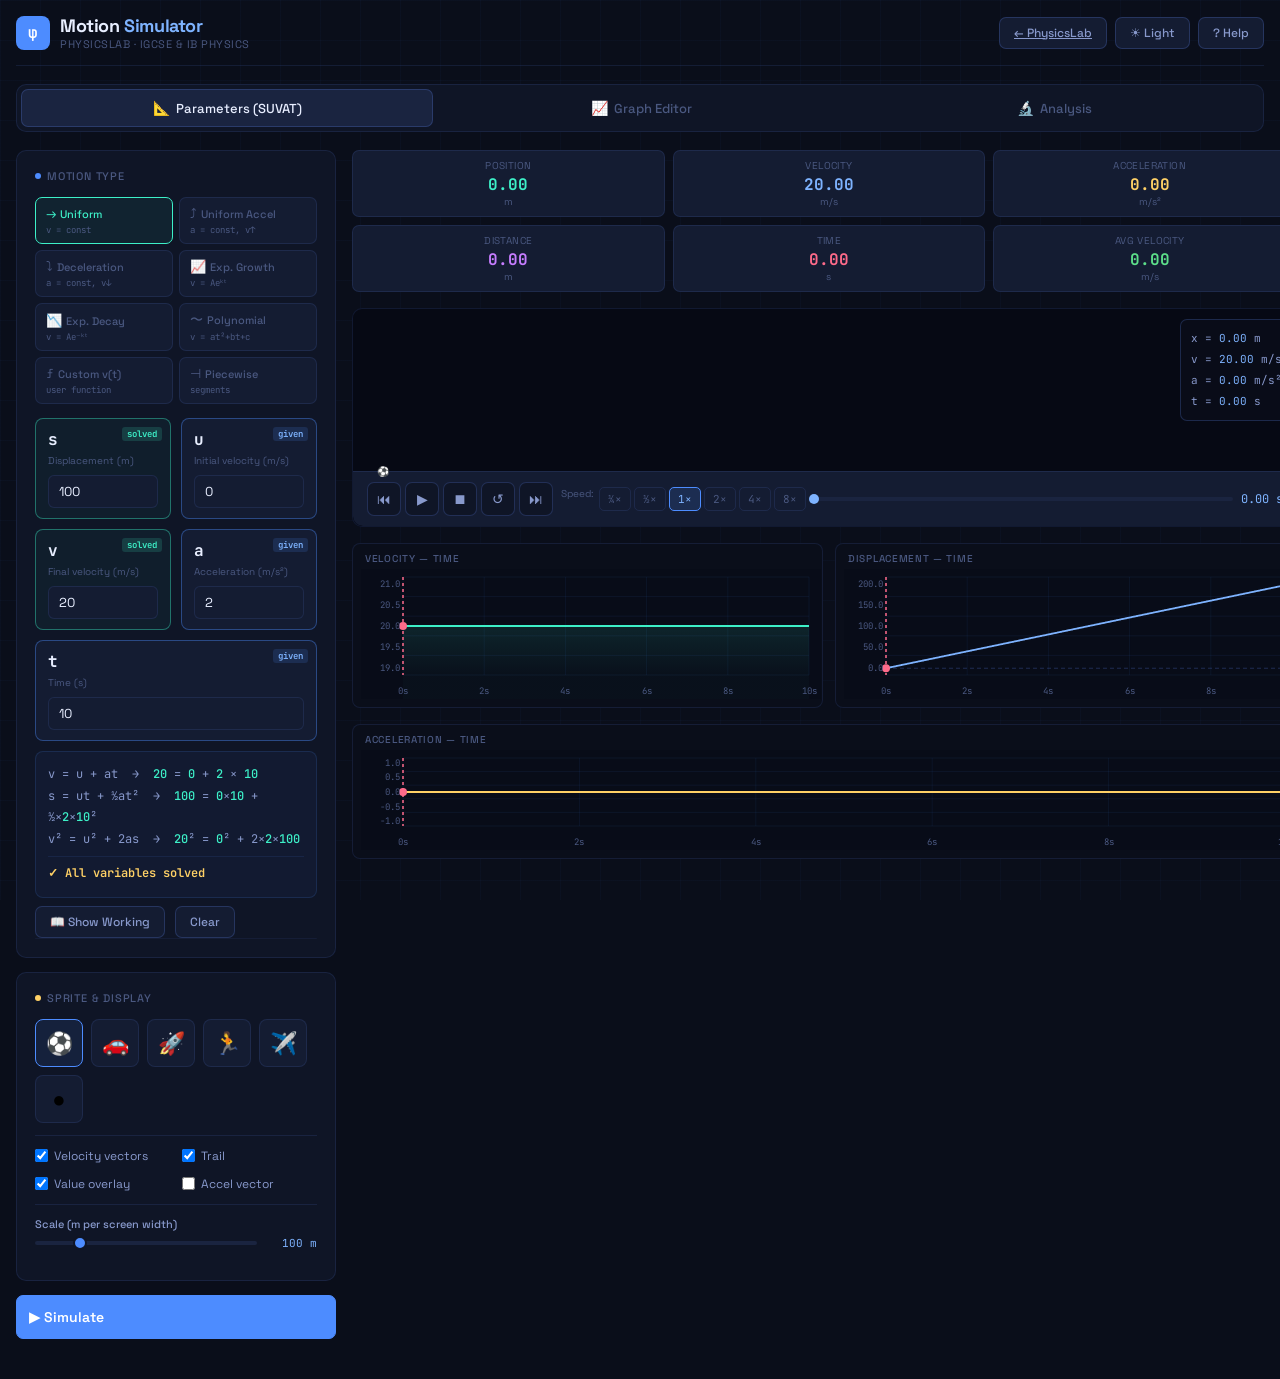
<file: motion-simulator.html>
<!DOCTYPE html>
<html lang="en">
<head>
<meta charset="UTF-8">
<meta name="viewport" content="width=device-width, initial-scale=1.0">
<title>Motion Simulator — PhysicsLab</title>
<link rel="preconnect" href="https://fonts.googleapis.com">
<link rel="preconnect" href="https://fonts.gstatic.com" crossorigin>
<link href="https://fonts.googleapis.com/css2?family=Space+Grotesk:wght@300;400;500;600;700&family=JetBrains+Mono:wght@400;500&display=swap" rel="stylesheet">
<style>
/* ═══════════════════════════════════════════════
   DESIGN TOKENS
═══════════════════════════════════════════════ */
:root {
  --bg:      #0a0e1a; --bg2: #0f1526; --bg3: #141c32; --bg4: #1a2440;
  --border:  rgba(100,140,255,0.12); --border2: rgba(100,140,255,0.22);
  --text:    #e8eeff; --text2: #8899cc; --text3: #4a5880;
  --accent:  #4d8cff; --accent2: #7eb3ff;
  --teal:    #3df0c8; --orange: #ff6b35; --gold: #ffd166;
  --purple:  #c77dff; --rose: #ff6b8a; --green: #5dde8a;
  --font:    'Space Grotesk', sans-serif;
  --mono:    'JetBrains Mono', monospace;
  --radius:  10px; --panel-pad: 18px;
  --anim-bg: #060914;
  --grid-col: rgba(77,140,255,0.06);
  --grid-col2: rgba(77,140,255,0.03);
}
.light {
  --bg:#f0f3ff; --bg2:#e8ecf7; --bg3:#dde3f2; --bg4:#cdd6ed;
  --border:rgba(60,100,200,0.14); --border2:rgba(60,100,200,0.26);
  --text:#1a2140; --text2:#3a4d80; --text3:#8090b8;
  --anim-bg:#e0e8ff; --grid-col:rgba(60,100,200,0.07);
}
*,*::before,*::after{box-sizing:border-box;margin:0;padding:0}
html{font-size:14px}
body{background:var(--bg);color:var(--text);font-family:var(--font);min-height:100vh;overflow-x:hidden;transition:background .3s,color .3s}
canvas{display:block}
button{cursor:pointer;font-family:var(--font)}
input,select,textarea{font-family:var(--font);font-size:13px}

/* ── SCROLLBAR ── */
::-webkit-scrollbar{width:5px;height:5px}
::-webkit-scrollbar-track{background:var(--bg2)}
::-webkit-scrollbar-thumb{background:var(--bg4);border-radius:3px}

/* ── GRID BG ── */
body::after{
  content:'';position:fixed;inset:0;z-index:0;pointer-events:none;
  background-image:linear-gradient(var(--grid-col2) 1px,transparent 1px),linear-gradient(90deg,var(--grid-col2) 1px,transparent 1px);
  background-size:40px 40px;
}
#app{position:relative;z-index:1;max-width:1440px;margin:0 auto;padding:0 16px 40px}

/* ── HEADER ── */
.header{
  display:flex;align-items:center;justify-content:space-between;
  padding:14px 0 14px;border-bottom:1px solid var(--border);margin-bottom:18px;flex-wrap:wrap;gap:10px
}
.header-brand{display:flex;align-items:center;gap:10px}
.logo{
  width:34px;height:34px;background:var(--accent);border-radius:8px;
  display:flex;align-items:center;justify-content:center;
  font-size:16px;font-weight:700;color:#fff;font-family:var(--mono);flex-shrink:0
}
.brand-name{font-size:18px;font-weight:700;letter-spacing:-.4px}
.brand-name span{color:var(--accent2)}
.brand-sub{font-size:11px;color:var(--text3);letter-spacing:.5px;text-transform:uppercase}
.header-actions{display:flex;gap:8px;align-items:center}
.btn{
  display:inline-flex;align-items:center;gap:6px;padding:7px 14px;border-radius:7px;
  border:1px solid var(--border2);background:var(--bg3);color:var(--text2);
  font-size:12px;font-weight:500;transition:all .15s
}
.btn:hover{background:var(--bg4);color:var(--text);border-color:var(--accent)}
.btn.primary{background:var(--accent);border-color:var(--accent);color:#fff}
.btn.primary:hover{background:#3a7af0}
.btn.active{background:var(--bg4);color:var(--text);border-color:var(--accent2)}
.btn-icon{width:32px;height:32px;padding:0;justify-content:center;border-radius:7px}

/* ── TABS ── */
.tabs{
  display:flex;gap:3px;background:var(--bg2);border:1px solid var(--border);
  border-radius:10px;padding:4px;margin-bottom:18px
}
.tab{
  flex:1;padding:9px 12px;background:transparent;border:none;border-radius:7px;
  color:var(--text3);font-size:13px;font-weight:500;transition:all .2s;cursor:pointer;
  display:flex;align-items:center;justify-content:center;gap:6px;white-space:nowrap
}
.tab:hover{color:var(--text2);background:var(--bg3)}
.tab.active{background:var(--bg4);color:var(--text);border:1px solid var(--border2)}
.tab-icon{font-size:14px}
.tab-panel{display:none}.tab-panel.active{display:block}

/* ── PANELS ── */
.panel{
  background:var(--bg2);border:1px solid var(--border);border-radius:var(--radius);
  padding:var(--panel-pad);transition:border-color .2s
}
.panel:hover{border-color:var(--border2)}
.panel-title{
  font-size:11px;text-transform:uppercase;letter-spacing:.8px;
  color:var(--text3);margin-bottom:14px;font-weight:500;display:flex;align-items:center;gap:6px
}
.panel-title .dot{width:6px;height:6px;border-radius:50%;background:var(--accent);display:inline-block}

/* ── LAYOUT GRIDS ── */
.main-grid{display:grid;grid-template-columns:320px 1fr;gap:16px;align-items:start}
.right-col{display:flex;flex-direction:column;gap:16px}
@media(max-width:900px){.main-grid{grid-template-columns:1fr}}
.two-col{display:grid;grid-template-columns:1fr 1fr;gap:12px}
.three-col{display:grid;grid-template-columns:1fr 1fr 1fr;gap:10px}
@media(max-width:700px){.two-col,.three-col{grid-template-columns:1fr}}

/* ── FORM CONTROLS ── */
.ctrl-group{margin-bottom:12px}
.ctrl-label{
  font-size:11px;color:var(--text2);font-weight:500;margin-bottom:5px;
  display:flex;align-items:center;justify-content:space-between
}
.ctrl-label .badge{
  font-family:var(--mono);font-size:10px;color:var(--accent2);
  background:rgba(77,140,255,0.1);padding:1px 6px;border-radius:3px;border:1px solid var(--border2)
}
.input-row{display:flex;gap:6px;align-items:center}
input[type=number],input[type=text],select{
  background:var(--bg3);border:1px solid var(--border);border-radius:6px;
  color:var(--text);padding:7px 10px;width:100%;outline:none;transition:border-color .2s
}
input[type=number]:focus,input[type=text]:focus,select:focus{border-color:var(--accent)}
input[type=number].unit-input{width:80px;flex-shrink:0}
select{cursor:pointer}
.unit-select{width:70px;flex-shrink:0;padding:7px 4px}
input[type=range]{
  -webkit-appearance:none;width:100%;height:4px;border-radius:2px;
  background:var(--bg4);outline:none;cursor:pointer;accent-color:var(--accent)
}
input[type=range]::-webkit-slider-thumb{
  -webkit-appearance:none;width:14px;height:14px;border-radius:50%;
  background:var(--accent);cursor:pointer;border:2px solid var(--bg2)
}
.slider-row{display:flex;align-items:center;gap:8px}
.slider-row input[type=range]{flex:1}
.slider-val{font-family:var(--mono);font-size:11px;color:var(--accent2);min-width:52px;text-align:right}
.var-disabled{opacity:.4;pointer-events:none}

/* ── SUVAT VARS ── */
.suvat-grid{display:grid;grid-template-columns:1fr 1fr;gap:10px}
.suvat-var{
  background:var(--bg3);border:1px solid var(--border);border-radius:8px;padding:10px 12px;
  position:relative;transition:border-color .2s
}
.suvat-var.solved{border-color:rgba(61,240,200,.4);background:rgba(61,240,200,.04)}
.suvat-var.given{border-color:rgba(77,140,255,.4)}
.suvat-var-name{font-size:16px;font-weight:700;font-family:var(--mono);color:var(--text);margin-bottom:4px}
.suvat-var-full{font-size:10px;color:var(--text3);margin-bottom:8px}
.suvat-var-input{width:100%}
.suvat-status{
  position:absolute;top:8px;right:8px;font-size:9px;padding:1px 5px;border-radius:3px;
  font-weight:600;font-family:var(--mono)
}
.suvat-status.given{background:rgba(77,140,255,.15);color:var(--accent2)}
.suvat-status.solved{background:rgba(61,240,200,.15);color:var(--teal)}

/* ── ANIMATION STAGE ── */
.anim-stage{
  background:var(--anim-bg);border:1px solid var(--border);border-radius:var(--radius);
  position:relative;overflow:hidden;min-height:160px
}
#anim-canvas{width:100%;display:block}

/* ── PLAYBACK CONTROLS ── */
.playback{
  display:flex;align-items:center;gap:8px;flex-wrap:wrap;padding:10px 14px;
  background:var(--bg3);border-top:1px solid var(--border);border-radius:0 0 var(--radius) var(--radius)
}
.playback-btns{display:flex;gap:4px}
.pb-btn{
  width:34px;height:34px;border-radius:7px;border:1px solid var(--border2);
  background:var(--bg2);color:var(--text2);font-size:14px;
  display:flex;align-items:center;justify-content:center;transition:all .15s
}
.pb-btn:hover{background:var(--bg4);color:var(--text);border-color:var(--accent)}
.pb-btn.active,.pb-btn.playing{background:var(--accent);border-color:var(--accent);color:#fff}
.speed-btns{display:flex;gap:3px}
.spd-btn{
  padding:4px 8px;border-radius:5px;border:1px solid var(--border);
  background:transparent;color:var(--text3);font-size:11px;font-family:var(--mono);transition:all .15s
}
.spd-btn:hover{color:var(--text);border-color:var(--border2)}
.spd-btn.active{background:rgba(77,140,255,.15);color:var(--accent2);border-color:var(--accent)}
.progress-wrap{flex:1;min-width:100px}
.progress-track{
  height:4px;background:var(--bg4);border-radius:2px;cursor:pointer;position:relative
}
.progress-fill{height:100%;background:var(--accent);border-radius:2px;pointer-events:none;transition:width .05s}
.progress-head{
  position:absolute;top:50%;transform:translate(-50%,-50%);width:10px;height:10px;
  border-radius:50%;background:var(--accent2);pointer-events:none
}
.time-display{font-family:var(--mono);font-size:12px;color:var(--accent2);min-width:50px}

/* ── GRAPHS ── */
.graph-wrap{
  background:var(--bg);border:1px solid var(--border);border-radius:8px;
  position:relative;overflow:hidden
}
.graph-title{
  font-size:10px;text-transform:uppercase;letter-spacing:.7px;color:var(--text3);
  padding:8px 12px 0;font-weight:500
}
.graph-canvas-wrap{padding:4px 8px 8px}

/* ── LIVE READOUTS ── */
.readout-grid{display:grid;grid-template-columns:repeat(3,1fr);gap:8px}
@media(max-width:600px){.readout-grid{grid-template-columns:1fr 1fr}}
.readout{background:var(--bg3);border:1px solid var(--border);border-radius:7px;padding:8px 12px;text-align:center}
.readout-label{font-size:10px;color:var(--text3);text-transform:uppercase;letter-spacing:.4px}
.readout-val{font-size:16px;font-weight:700;font-family:var(--mono);margin-top:2px}
.readout-unit{font-size:10px;color:var(--text3)}

/* ── EQUATION DISPLAY ── */
.eq-box{
  background:rgba(77,140,255,.05);border:1px solid rgba(77,140,255,.15);
  border-radius:8px;padding:12px;margin-top:10px;font-family:var(--mono);font-size:12px;line-height:1.8
}
.eq-box .eq-step{color:var(--text2)}
.eq-box .eq-highlight{color:var(--teal);font-weight:500}
.eq-box .eq-result{color:var(--gold);font-weight:600}

/* ── GRAPH TAB GRAPH EDITOR ── */
.graph-editor{
  position:relative;background:var(--anim-bg);border:1px solid var(--border);
  border-radius:10px;overflow:hidden;cursor:crosshair;user-select:none
}
.graph-editor canvas{display:block;width:100%}
.graph-toolbar{display:flex;gap:6px;margin-bottom:10px;flex-wrap:wrap}
.tool-btn{
  padding:5px 12px;border-radius:6px;border:1px solid var(--border);
  background:var(--bg3);color:var(--text2);font-size:12px;transition:all .15s
}
.tool-btn:hover{border-color:var(--border2);color:var(--text)}
.tool-btn.active{background:rgba(77,140,255,.15);border-color:var(--accent);color:var(--accent2)}

/* ── ANALYSIS ── */
.analysis-stat{background:var(--bg3);border:1px solid var(--border);border-radius:8px;padding:12px;text-align:center}
.analysis-stat .val{font-size:20px;font-weight:700;font-family:var(--mono);color:var(--text)}
.analysis-stat .lbl{font-size:10px;color:var(--text3);text-transform:uppercase;letter-spacing:.4px;margin-top:2px}
.analysis-stat .unit{font-size:11px;color:var(--text3);margin-top:1px}

/* ── SPRITE SELECTOR ── */
.sprite-grid{display:flex;gap:8px;flex-wrap:wrap}
.sprite-btn{
  width:48px;height:48px;border-radius:8px;border:1px solid var(--border);
  background:var(--bg3);display:flex;align-items:center;justify-content:center;
  font-size:22px;transition:all .15s;cursor:pointer
}
.sprite-btn:hover{border-color:var(--border2)}
.sprite-btn.active{border-color:var(--accent);background:rgba(77,140,255,.1)}

/* ── MOTION TYPE SELECTOR ── */
.motion-type-grid{display:grid;grid-template-columns:1fr 1fr;gap:6px;margin-bottom:14px}
.mt-btn{
  padding:7px 10px;border-radius:7px;border:1px solid var(--border);
  background:var(--bg3);color:var(--text3);font-size:11px;text-align:left;
  transition:all .15s;cursor:pointer
}
.mt-btn:hover{border-color:var(--border2);color:var(--text2)}
.mt-btn.active{border-color:var(--teal);background:rgba(61,240,200,.06);color:var(--teal)}
.mt-btn .mt-icon{font-size:13px;margin-right:4px}
.mt-btn .mt-name{font-weight:500}
.mt-btn .mt-eq{display:block;font-family:var(--mono);font-size:9px;color:var(--text3);margin-top:2px}

/* ── TOOLTIP ── */
.tooltip-wrap{position:relative;display:inline-flex}
.tooltip-wrap .tt{
  position:absolute;bottom:calc(100% + 6px);left:50%;transform:translateX(-50%);
  background:var(--bg4);border:1px solid var(--border2);border-radius:6px;
  padding:6px 10px;font-size:11px;color:var(--text2);white-space:nowrap;
  pointer-events:none;opacity:0;transition:opacity .15s;z-index:100
}
.tooltip-wrap:hover .tt{opacity:1}

/* ── EXPORT BUTTONS ── */
.export-row{display:flex;gap:8px;flex-wrap:wrap;margin-top:12px}
.export-btn{
  display:flex;align-items:center;gap:6px;padding:7px 14px;border-radius:7px;
  border:1px solid var(--border2);background:var(--bg3);color:var(--text2);font-size:12px;transition:all .15s
}
.export-btn:hover{border-color:var(--accent);color:var(--text)}

/* ── NOTE ── */
.note{
  background:rgba(77,140,255,.05);border:1px solid rgba(77,140,255,.12);
  border-radius:7px;padding:8px 12px;font-size:11px;color:var(--text2);margin-top:8px
}
.note strong{color:var(--accent2)}

/* ── DIVIDER ── */
hr{border:none;border-top:1px solid var(--border);margin:12px 0}

/* ── OVERLAY VALUES ── */
#overlay-vals{
  position:absolute;top:10px;right:12px;font-size:11px;font-family:var(--mono);
  background:rgba(10,14,26,.8);border:1px solid var(--border2);border-radius:7px;
  padding:8px 10px;line-height:1.9;pointer-events:none
}
#overlay-vals .ov{color:var(--text2)}
#overlay-vals .ov span{color:var(--accent2)}

/* ── SPRITE LABEL ── */
#sprite-label{
  position:absolute;bottom:48px;font-size:10px;font-family:var(--mono);
  color:var(--teal);pointer-events:none;transition:left .05s;transform:translateX(-50%)
}

/* ── VECTOR ARROWS (SVG overlay) ── */
#vector-overlay{position:absolute;top:0;left:0;width:100%;height:100%;pointer-events:none}

/* ── WORKING DRAWER ── */
.working-drawer{
  max-height:0;overflow:hidden;transition:max-height .35s ease;background:var(--bg);
  border-radius:0 0 8px 8px;border:1px solid var(--border);border-top:none
}
.working-drawer.open{max-height:300px}
.working-content{padding:12px 14px}

/* ── GRAPH MODE TOGGLE ── */
.gm-toggle{
  display:flex;gap:4px;background:var(--bg3);border:1px solid var(--border);
  border-radius:8px;padding:3px;margin-bottom:12px
}
.gm-btn{
  flex:1;padding:7px;border:none;border-radius:6px;background:transparent;
  color:var(--text3);font-size:12px;font-weight:500;transition:all .2s;cursor:pointer
}
.gm-btn.active{background:var(--bg4);color:var(--text);border:1px solid var(--border2)}

/* ── CUSTOM FUNCTION INPUT ── */
.fn-input-wrap{display:flex;gap:6px;align-items:center}
.fn-prefix{font-family:var(--mono);color:var(--text3);font-size:13px;white-space:nowrap}
.fn-status{font-size:10px;margin-top:4px}
.fn-status.ok{color:var(--teal)}
.fn-status.err{color:var(--orange)}

/* ── SECTION HEADERS ── */
.sec-header{display:flex;align-items:center;justify-content:space-between;margin-bottom:10px}
.sec-title{font-size:12px;font-weight:600;color:var(--text2)}
</style>
</head>
<body>
<div id="app">

<!-- ══════════════════════════════════════════
     HEADER
══════════════════════════════════════════ -->
<header class="header">
  <div class="header-brand">
    <div class="logo">φ</div>
    <div>
      <div class="brand-name">Motion <span>Simulator</span></div>
      <div class="brand-sub">PhysicsLab · IGCSE &amp; IB Physics</div>
    </div>
  </div>
  <div class="header-actions">
    <a href="index.html" class="btn">← PhysicsLab</a>
    <button class="btn" id="theme-toggle" onclick="toggleTheme()">☀ Light</button>
    <div class="tooltip-wrap">
      <button class="btn" onclick="showHelp()">? Help</button>
      <div class="tt">Keyboard: Space=play, R=reset, ←/→=step</div>
    </div>
  </div>
</header>

<!-- ══════════════════════════════════════════
     MAIN TABS
══════════════════════════════════════════ -->
<div class="tabs">
  <button class="tab active" onclick="switchMainTab('params',this)"><span class="tab-icon">📐</span>Parameters (SUVAT)</button>
  <button class="tab" onclick="switchMainTab('graph',this)"><span class="tab-icon">📈</span>Graph Editor</button>
  <button class="tab" onclick="switchMainTab('analysis',this)"><span class="tab-icon">🔬</span>Analysis</button>
</div>

<!-- ══════════════════════════════════════════
     TAB 1: PARAMETERS
══════════════════════════════════════════ -->
<div id="tab-params" class="tab-panel active">
<div class="main-grid">

  <!-- LEFT: Controls -->
  <div>
    <!-- Motion Type -->
    <div class="panel" style="margin-bottom:14px">
      <div class="panel-title"><span class="dot"></span>Motion Type</div>
      <div class="motion-type-grid">
        <button class="mt-btn active" onclick="setMotionType('uniform',this)">
          <span class="mt-icon">→</span><span class="mt-name">Uniform</span>
          <span class="mt-eq">v = const</span>
        </button>
        <button class="mt-btn" onclick="setMotionType('uniform-accel',this)">
          <span class="mt-icon">⤴</span><span class="mt-name">Uniform Accel</span>
          <span class="mt-eq">a = const, v↑</span>
        </button>
        <button class="mt-btn" onclick="setMotionType('uniform-decel',this)">
          <span class="mt-icon">⤵</span><span class="mt-name">Deceleration</span>
          <span class="mt-eq">a = const, v↓</span>
        </button>
        <button class="mt-btn" onclick="setMotionType('exp-accel',this)">
          <span class="mt-icon">📈</span><span class="mt-name">Exp. Growth</span>
          <span class="mt-eq">v = Aeᵏᵗ</span>
        </button>
        <button class="mt-btn" onclick="setMotionType('exp-decay',this)">
          <span class="mt-icon">📉</span><span class="mt-name">Exp. Decay</span>
          <span class="mt-eq">v = Ae⁻ᵏᵗ</span>
        </button>
        <button class="mt-btn" onclick="setMotionType('polynomial',this)">
          <span class="mt-icon">〜</span><span class="mt-name">Polynomial</span>
          <span class="mt-eq">v = at²+bt+c</span>
        </button>
        <button class="mt-btn" onclick="setMotionType('custom',this)">
          <span class="mt-icon">ƒ</span><span class="mt-name">Custom v(t)</span>
          <span class="mt-eq">user function</span>
        </button>
        <button class="mt-btn" onclick="setMotionType('piecewise',this)">
          <span class="mt-icon">⊣</span><span class="mt-name">Piecewise</span>
          <span class="mt-eq">segments</span>
        </button>
      </div>

      <!-- SUVAT inputs -->
      <div id="suvat-panel">
        <div class="suvat-grid">
          <div class="suvat-var" id="sv-s">
            <div class="suvat-var-name">s</div>
            <div class="suvat-var-full">Displacement (m)</div>
            <input type="number" class="suvat-var-input" id="sv-s-val" placeholder="—" step="any" oninput="suvatInput('s')">
            <span class="suvat-status" id="sv-s-st"></span>
          </div>
          <div class="suvat-var" id="sv-u">
            <div class="suvat-var-name">u</div>
            <div class="suvat-var-full">Initial velocity (m/s)</div>
            <input type="number" class="suvat-var-input" id="sv-u-val" placeholder="0" step="any" oninput="suvatInput('u')">
            <span class="suvat-status" id="sv-u-st"></span>
          </div>
          <div class="suvat-var" id="sv-v">
            <div class="suvat-var-name">v</div>
            <div class="suvat-var-full">Final velocity (m/s)</div>
            <input type="number" class="suvat-var-input" id="sv-v-val" placeholder="—" step="any" oninput="suvatInput('v')">
            <span class="suvat-status" id="sv-v-st"></span>
          </div>
          <div class="suvat-var" id="sv-a">
            <div class="suvat-var-name">a</div>
            <div class="suvat-var-full">Acceleration (m/s²)</div>
            <input type="number" class="suvat-var-input" id="sv-a-val" placeholder="0" step="any" oninput="suvatInput('a')">
            <span class="suvat-status" id="sv-a-st"></span>
          </div>
          <div class="suvat-var" id="sv-t" style="grid-column:1/-1">
            <div class="suvat-var-name">t</div>
            <div class="suvat-var-full">Time (s)</div>
            <input type="number" class="suvat-var-input" id="sv-t-val" placeholder="10" step="any" oninput="suvatInput('t')">
            <span class="suvat-status" id="sv-t-st"></span>
          </div>
        </div>
        <div class="eq-box" id="eq-display">
          <div style="color:var(--text3);font-size:11px">Enter any two variables to solve SUVAT equations.</div>
        </div>
        <div style="margin-top:8px">
          <button class="btn" onclick="toggleWorking()">📖 Show Working</button>
          <button class="btn" style="margin-left:6px" onclick="clearSuvat()">Clear</button>
        </div>
        <div class="working-drawer" id="working-drawer">
          <div class="working-content" id="working-content"></div>
        </div>
      </div>

      <!-- Custom/Exp/Poly params -->
      <div id="special-panel" style="display:none">
        <div id="custom-fn-wrap" style="display:none">
          <div class="ctrl-group">
            <div class="ctrl-label">v(t) = <span style="color:var(--text3);font-size:10px">JavaScript expression, variable: t</span></div>
            <div class="fn-input-wrap">
              <span class="fn-prefix">v =</span>
              <input type="text" id="custom-fn" value="20*Math.sin(t) + 30" oninput="validateFn()">
            </div>
            <div class="fn-status ok" id="fn-status">✓ Valid expression</div>
          </div>
          <div class="note"><strong>Examples:</strong> 20*t, 50*Math.exp(-0.3*t), 10+5*t*t, Math.sin(t)*20+30</div>
        </div>
        <div id="exp-wrap" style="display:none">
          <div class="ctrl-group">
            <div class="ctrl-label">v(t) = A·e<sup>kt</sup></div>
            <div class="input-row">
              <div style="flex:1"><div style="font-size:10px;color:var(--text3);margin-bottom:4px">A (initial speed)</div>
                <input type="number" id="exp-A" value="20" step="any"></div>
              <div style="flex:1"><div style="font-size:10px;color:var(--text3);margin-bottom:4px">k (growth rate)</div>
                <input type="number" id="exp-k" value="0.2" step="any"></div>
            </div>
          </div>
        </div>
        <div id="poly-wrap" style="display:none">
          <div class="ctrl-group">
            <div class="ctrl-label">v(t) = a·t² + b·t + c</div>
            <div class="input-row">
              <div style="flex:1"><div style="font-size:10px;color:var(--text3);margin-bottom:4px">a</div><input type="number" id="poly-a" value="-0.5" step="any"></div>
              <div style="flex:1"><div style="font-size:10px;color:var(--text3);margin-bottom:4px">b</div><input type="number" id="poly-b" value="5" step="any"></div>
              <div style="flex:1"><div style="font-size:10px;color:var(--text3);margin-bottom:4px">c</div><input type="number" id="poly-c" value="10" step="any"></div>
            </div>
          </div>
        </div>
        <div id="piecewise-wrap" style="display:none">
          <div class="sec-header"><div class="sec-title">Segments</div>
            <button class="btn" style="font-size:11px;padding:4px 10px" onclick="addSegment()">+ Add</button>
          </div>
          <div id="segments-list"></div>
          <div class="note"><strong>Each segment:</strong> define start time, end time, and velocity profile for that interval.</div>
        </div>
        <div class="ctrl-group" style="margin-top:12px">
          <div class="ctrl-label">Duration (s)<span class="badge" id="dur-badge">10 s</span></div>
          <div class="slider-row">
            <input type="range" id="duration-slider" min="1" max="60" value="10" oninput="updateDuration(this.value)">
            <span class="slider-val" id="duration-val">10 s</span>
          </div>
        </div>
      </div>
    </div>

    <!-- Sprite & Display -->
    <div class="panel" style="margin-bottom:14px">
      <div class="panel-title"><span class="dot" style="background:var(--gold)"></span>Sprite &amp; Display</div>
      <div class="sprite-grid" id="sprite-grid">
        <button class="sprite-btn active" onclick="setSprite('ball',this)" title="Ball">⚽</button>
        <button class="sprite-btn" onclick="setSprite('car',this)" title="Car">🚗</button>
        <button class="sprite-btn" onclick="setSprite('rocket',this)" title="Rocket">🚀</button>
        <button class="sprite-btn" onclick="setSprite('runner',this)" title="Runner">🏃</button>
        <button class="sprite-btn" onclick="setSprite('plane',this)" title="Plane">✈️</button>
        <button class="sprite-btn" onclick="setSprite('dot',this)" title="Dot">●</button>
      </div>
      <hr>
      <div class="two-col" style="margin-top:8px">
        <label style="display:flex;align-items:center;gap:6px;font-size:12px;cursor:pointer;color:var(--text2)">
          <input type="checkbox" id="show-vectors" checked onchange="render()"> Velocity vectors
        </label>
        <label style="display:flex;align-items:center;gap:6px;font-size:12px;cursor:pointer;color:var(--text2)">
          <input type="checkbox" id="show-trail" checked onchange="render()"> Trail
        </label>
        <label style="display:flex;align-items:center;gap:6px;font-size:12px;cursor:pointer;color:var(--text2)">
          <input type="checkbox" id="show-overlay" checked onchange="render()"> Value overlay
        </label>
        <label style="display:flex;align-items:center;gap:6px;font-size:12px;cursor:pointer;color:var(--text2)">
          <input type="checkbox" id="show-accel" onchange="render()"> Accel vector
        </label>
      </div>
      <hr>
      <div class="ctrl-group">
        <div class="ctrl-label">Scale (m per screen width)</div>
        <div class="slider-row">
          <input type="range" id="scale-slider" min="10" max="500" value="100" oninput="updateScale(this.value)">
          <span class="slider-val" id="scale-val">100 m</span>
        </div>
      </div>
    </div>

    <!-- Simulate button -->
    <button class="btn primary" style="width:100%;padding:12px;font-size:14px;font-weight:600" onclick="buildAndSimulate()">
      ▶ Simulate
    </button>
  </div>

  <!-- RIGHT: Animation + Graphs -->
  <div class="right-col">

    <!-- Live readouts -->
    <div class="readout-grid" id="readout-row">
      <div class="readout">
        <div class="readout-label">Position</div>
        <div class="readout-val" id="ro-pos" style="color:var(--teal)">0.00</div>
        <div class="readout-unit">m</div>
      </div>
      <div class="readout">
        <div class="readout-label">Velocity</div>
        <div class="readout-val" id="ro-vel" style="color:var(--accent2)">0.00</div>
        <div class="readout-unit">m/s</div>
      </div>
      <div class="readout">
        <div class="readout-label">Acceleration</div>
        <div class="readout-val" id="ro-acc" style="color:var(--gold)">0.00</div>
        <div class="readout-unit">m/s²</div>
      </div>
      <div class="readout">
        <div class="readout-label">Distance</div>
        <div class="readout-val" id="ro-dist" style="color:var(--purple)">0.00</div>
        <div class="readout-unit">m</div>
      </div>
      <div class="readout">
        <div class="readout-label">Time</div>
        <div class="readout-val" id="ro-time" style="color:var(--rose)">0.00</div>
        <div class="readout-unit">s</div>
      </div>
      <div class="readout">
        <div class="readout-label">Avg Velocity</div>
        <div class="readout-val" id="ro-avg" style="color:var(--green)">0.00</div>
        <div class="readout-unit">m/s</div>
      </div>
    </div>

    <!-- Animation stage -->
    <div class="anim-stage" id="anim-stage">
      <canvas id="anim-canvas"></canvas>
      <svg id="vector-overlay"></svg>
      <div id="overlay-vals">
        <div class="ov">x = <span id="ov-x">0.00</span> m</div>
        <div class="ov">v = <span id="ov-v">0.00</span> m/s</div>
        <div class="ov">a = <span id="ov-a">0.00</span> m/s²</div>
        <div class="ov">t = <span id="ov-t">0.00</span> s</div>
      </div>
      <div id="sprite-label"></div>
      <!-- Playback -->
      <div class="playback">
        <div class="playback-btns">
          <button class="pb-btn" onclick="stepBack()" title="Step back (←)">⏮</button>
          <button class="pb-btn" id="pb-play" onclick="togglePlay()" title="Play/Pause (Space)">▶</button>
          <button class="pb-btn" onclick="stopSim()" title="Stop (S)">⏹</button>
          <button class="pb-btn" onclick="restartSim()" title="Restart (R)">↺</button>
          <button class="pb-btn" onclick="stepForward()" title="Step forward (→)">⏭</button>
        </div>
        <div class="speed-btns">
          <span style="font-size:10px;color:var(--text3);margin-right:2px">Speed:</span>
          <button class="spd-btn" onclick="setSpeed(0.25,this)">¼×</button>
          <button class="spd-btn" onclick="setSpeed(0.5,this)">½×</button>
          <button class="spd-btn active" onclick="setSpeed(1,this)">1×</button>
          <button class="spd-btn" onclick="setSpeed(2,this)">2×</button>
          <button class="spd-btn" onclick="setSpeed(4,this)">4×</button>
          <button class="spd-btn" onclick="setSpeed(8,this)">8×</button>
        </div>
        <div class="progress-wrap">
          <div class="progress-track" id="progress-track" onclick="seekTo(event)">
            <div class="progress-fill" id="progress-fill" style="width:0%"></div>
            <div class="progress-head" id="progress-head" style="left:0%"></div>
          </div>
        </div>
        <div class="time-display" id="time-display">0.00 s</div>
      </div>
    </div>

    <!-- Graphs -->
    <div class="two-col">
      <div class="graph-wrap">
        <div class="graph-title">Velocity — Time</div>
        <div class="graph-canvas-wrap"><canvas id="vt-chart" height="130"></canvas></div>
      </div>
      <div class="graph-wrap">
        <div class="graph-title">Displacement — Time</div>
        <div class="graph-canvas-wrap"><canvas id="st-chart" height="130"></canvas></div>
      </div>
    </div>
    <div class="graph-wrap">
      <div class="graph-title">Acceleration — Time</div>
      <div class="graph-canvas-wrap"><canvas id="at-chart" height="100"></canvas></div>
    </div>
  </div>
</div>
</div>

<!-- ══════════════════════════════════════════
     TAB 2: GRAPH EDITOR
══════════════════════════════════════════ -->
<div id="tab-graph" class="tab-panel">
<div class="main-grid">
  <div>
    <div class="panel" style="margin-bottom:14px">
      <div class="panel-title"><span class="dot" style="background:var(--teal)"></span>Graph Mode</div>
      <div class="gm-toggle">
        <button class="gm-btn active" id="gm-vt" onclick="setGraphMode('vt',this)">Velocity–Time</button>
        <button class="gm-btn" id="gm-st" onclick="setGraphMode('st',this)">Displacement–Time</button>
      </div>
      <div class="graph-toolbar">
        <button class="tool-btn active" id="tool-add" onclick="setTool('add',this)">✚ Add Point</button>
        <button class="tool-btn" id="tool-drag" onclick="setTool('drag',this)">✥ Drag</button>
        <button class="tool-btn" id="tool-delete" onclick="setTool('delete',this)">✕ Delete</button>
      </div>
      <div class="ctrl-group">
        <div class="ctrl-label">Curve type</div>
        <select id="curve-type">
          <option value="linear">Linear (straight segments)</option>
          <option value="smooth">Smooth spline</option>
          <option value="step">Step</option>
        </select>
      </div>
      <div class="ctrl-group">
        <div class="ctrl-label">X axis max (s)</div>
        <div class="slider-row">
          <input type="range" id="ge-tmax" min="5" max="60" value="15" oninput="geAxisChange()">
          <span class="slider-val" id="ge-tmax-val">15 s</span>
        </div>
      </div>
      <div class="ctrl-group">
        <div class="ctrl-label">Y axis max (m/s or m)</div>
        <div class="slider-row">
          <input type="range" id="ge-ymax" min="10" max="200" value="60" oninput="geAxisChange()">
          <span class="slider-val" id="ge-ymax-val">60</span>
        </div>
      </div>
      <div style="display:flex;gap:8px;margin-top:10px;flex-wrap:wrap">
        <button class="btn" onclick="geClear()">↺ Clear</button>
        <button class="btn" onclick="geAddPreset('const')">Preset: Const</button>
        <button class="btn" onclick="geAddPreset('accel')">Preset: Accel</button>
        <button class="btn" onclick="geAddPreset('wave')">Preset: Wave</button>
      </div>
      <hr>
      <div class="note" style="margin-top:0">
        <strong>Click</strong> on the graph to add a point. <strong>Drag</strong> points to reshape the curve. Press <strong>Delete</strong> to remove the last point.
      </div>
    </div>
    <button class="btn primary" style="width:100%;padding:12px;font-size:14px;font-weight:600" onclick="simulateFromGraph()">
      ▶ Simulate from Graph
    </button>
  </div>

  <div class="right-col">
    <!-- Graph editor canvas -->
    <div class="panel">
      <div class="panel-title"><span class="dot" style="background:var(--teal)"></span><span id="ge-title">Velocity–Time Graph Editor</span></div>
      <div class="graph-editor" id="graph-editor">
        <canvas id="ge-canvas" height="340"></canvas>
      </div>
      <div style="font-size:11px;color:var(--text3);margin-top:6px" id="ge-point-info">No points. Click to begin.</div>
    </div>

    <!-- Animation (shared) during graph sim -->
    <div class="anim-stage" id="anim-stage-2">
      <canvas id="anim-canvas-2"></canvas>
      <div class="playback">
        <div class="playback-btns">
          <button class="pb-btn" onclick="stepBack()">⏮</button>
          <button class="pb-btn" id="pb-play-2" onclick="togglePlay()">▶</button>
          <button class="pb-btn" onclick="stopSim()">⏹</button>
          <button class="pb-btn" onclick="restartSim()">↺</button>
          <button class="pb-btn" onclick="stepForward()">⏭</button>
        </div>
        <div class="speed-btns">
          <button class="spd-btn" onclick="setSpeed(0.5,this)">½×</button>
          <button class="spd-btn active" onclick="setSpeed(1,this)">1×</button>
          <button class="spd-btn" onclick="setSpeed(2,this)">2×</button>
          <button class="spd-btn" onclick="setSpeed(4,this)">4×</button>
        </div>
        <div class="progress-wrap">
          <div class="progress-track" onclick="seekTo(event)">
            <div class="progress-fill" id="progress-fill-2" style="width:0%"></div>
            <div class="progress-head" id="progress-head-2" style="left:0%"></div>
          </div>
        </div>
        <div class="time-display" id="time-display-2">0.00 s</div>
      </div>
    </div>
  </div>
</div>
</div>

<!-- ══════════════════════════════════════════
     TAB 3: ANALYSIS
══════════════════════════════════════════ -->
<div id="tab-analysis" class="tab-panel">
  <div class="two-col" style="margin-bottom:14px">
    <div class="panel">
      <div class="panel-title"><span class="dot" style="background:var(--gold)"></span>Motion Statistics</div>
      <div id="analysis-stats" class="three-col" style="gap:10px">
        <div class="analysis-stat"><div class="val" id="an-peak-v">—</div><div class="lbl">Peak Velocity</div><div class="unit">m/s</div></div>
        <div class="analysis-stat"><div class="val" id="an-peak-a">—</div><div class="lbl">Peak Acceleration</div><div class="unit">m/s²</div></div>
        <div class="analysis-stat"><div class="val" id="an-avg-v">—</div><div class="lbl">Average Velocity</div><div class="unit">m/s</div></div>
        <div class="analysis-stat"><div class="val" id="an-avg-a">—</div><div class="lbl">Average Acceleration</div><div class="unit">m/s²</div></div>
        <div class="analysis-stat"><div class="val" id="an-disp">—</div><div class="lbl">Net Displacement</div><div class="unit">m</div></div>
        <div class="analysis-stat"><div class="val" id="an-dist">—</div><div class="lbl">Total Distance</div><div class="unit">m</div></div>
        <div class="analysis-stat"><div class="val" id="an-dur">—</div><div class="lbl">Duration</div><div class="unit">s</div></div>
        <div class="analysis-stat"><div class="val" id="an-min-v">—</div><div class="lbl">Min Velocity</div><div class="unit">m/s</div></div>
        <div class="analysis-stat"><div class="val" id="an-start-v">—</div><div class="lbl">Initial Velocity</div><div class="unit">m/s</div></div>
      </div>
    </div>
    <div class="panel">
      <div class="panel-title"><span class="dot" style="background:var(--purple)"></span>SUVAT Summary</div>
      <div class="eq-box" id="analysis-suvat" style="font-size:12px;line-height:2">
        <div style="color:var(--text3)">Simulate a motion to see analysis.</div>
      </div>
    </div>
  </div>
  <div class="panel" style="margin-bottom:14px">
    <div class="panel-title"><span class="dot" style="background:var(--teal)"></span>Full Velocity–Time Graph (zoomable)</div>
    <div class="graph-wrap" style="margin-bottom:0"><canvas id="analysis-vt" height="200"></canvas></div>
  </div>
  <div class="two-col">
    <div class="panel">
      <div class="panel-title"><span class="dot"></span>Displacement–Time</div>
      <div class="graph-wrap" style="margin-bottom:0"><canvas id="analysis-st" height="160"></canvas></div>
    </div>
    <div class="panel">
      <div class="panel-title"><span class="dot" style="background:var(--gold)"></span>Acceleration–Time</div>
      <div class="graph-wrap" style="margin-bottom:0"><canvas id="analysis-at" height="160"></canvas></div>
    </div>
  </div>
  <div class="export-row">
    <button class="export-btn" onclick="exportPNG()">📷 Export PNG</button>
    <button class="export-btn" onclick="exportCSV()">📊 Export CSV</button>
    <button class="export-btn" onclick="exportJSON()">{ } Export JSON</button>
  </div>
</div>

</div><!-- /#app -->

<script>
/* ══════════════════════════════════════════════════════
   MOTION SIMULATOR — Full JavaScript Engine
   Sections: State, Physics, Animation, Charts, SUVAT,
             Graph Editor, Analysis, Export, UI Utils
══════════════════════════════════════════════════════ */

// ─── STATE ───────────────────────────────────────────
const S = {
  motionType: 'uniform',
  sprite: 'ball',
  playSpeed: 1,
  playing: false,
  t: 0,               // current simulation time
  dt: 1/60,           // time step
  duration: 10,       // total sim duration
  scaleM: 100,        // metres per full canvas width
  // Pre-built time-series (computed once on Simulate)
  times: [],          // t values
  velocities: [],     // v(t)
  positions: [],      // x(t)
  accels: [],         // a(t)
  distances: [],      // cumulative distance
  // Params for special modes
  expA: 20, expK: 0.2, expDecay: false,
  polyA: -0.5, polyB: 5, polyC: 10,
  customFn: null,
  segments: [],       // piecewise
  // SUVAT given values
  suvatGiven: {},     // {s,u,v,a,t} — only those entered
  suvatSolved: {},    // all five after solving
  // Graph editor
  graphMode: 'vt',    // 'vt' or 'st'
  graphPoints: [],    // [{x (time), y (vel or disp)}]
  graphTool: 'add',
  graphCurve: 'linear',
  geTmax: 15,
  geYmax: 60,
  dragIdx: -1,
  fromGraph: false,
  // Animation RAF
  rafId: null,
  lastTs: null,
  trail: [],
  // Chart objects
  vtChart: null, stChart: null, atChart: null,
  anlVtChart: null, anlStChart: null, anlAtChart: null,
  geChart: null,
  simBuilt: false,
};

// ─── INIT ─────────────────────────────────────────────
window.addEventListener('load', () => {
  resizeCanvases();
  window.addEventListener('resize', resizeCanvases);
  document.addEventListener('keydown', handleKey);
  initGraphEditor();
  buildDefaultSim();
  initCharts();
  suvatSetDefaults();
  setupPiecewise();
  render();
});

function resizeCanvases() {
  const stage = document.getElementById('anim-stage');
  const canvas = document.getElementById('anim-canvas');
  canvas.width  = stage.clientWidth;
  canvas.height = 160;

  const stage2 = document.getElementById('anim-stage-2');
  const canvas2 = document.getElementById('anim-canvas-2');
  canvas2.width  = stage2.clientWidth || stage.clientWidth;
  canvas2.height = 160;

  const ge = document.getElementById('ge-canvas');
  ge.width  = document.getElementById('graph-editor').clientWidth;
  ge.height = 340;

  // resize chart canvases
  ['vt-chart','st-chart','at-chart','analysis-vt','analysis-st','analysis-at'].forEach(id => {
    const el = document.getElementById(id);
    if (el) { el.width = el.parentElement.clientWidth - 2; }
  });
  if (S.simBuilt) { drawAllCharts(); drawGeCanvas(); }
}

// ─── PHYSICS ENGINE ───────────────────────────────────
function velocityAt(t) {
  const mt = S.motionType;
  if (mt === 'uniform') {
    return S.suvatSolved.u !== undefined ? +S.suvatSolved.u : 20;
  }
  if (mt === 'uniform-accel') {
    const u = S.suvatSolved.u !== undefined ? +S.suvatSolved.u : 0;
    const a = S.suvatSolved.a !== undefined ? +S.suvatSolved.a : 2;
    return u + a * t;
  }
  if (mt === 'uniform-decel') {
    const u = S.suvatSolved.u !== undefined ? +S.suvatSolved.u : 30;
    const a = S.suvatSolved.a !== undefined ? Math.abs(+S.suvatSolved.a) : 3;
    return Math.max(0, u - a * t);
  }
  if (mt === 'exp-accel') {
    return S.expA * Math.exp(S.expK * t);
  }
  if (mt === 'exp-decay') {
    return S.expA * Math.exp(-S.expK * t);
  }
  if (mt === 'polynomial') {
    return S.polyA * t*t + S.polyB * t + S.polyC;
  }
  if (mt === 'custom') {
    if (!S.customFn) return 0;
    try { return S.customFn(t); } catch(e) { return 0; }
  }
  if (mt === 'piecewise') {
    return piecewiseV(t);
  }
  return 0;
}

function piecewiseV(t) {
  for (const seg of S.segments) {
    if (t >= seg.t0 && t <= seg.t1) {
      const local = t - seg.t0;
      if (seg.type === 'const') return seg.v0;
      if (seg.type === 'linear') {
        const frac = (t - seg.t0) / (seg.t1 - seg.t0);
        return seg.v0 + (seg.v1 - seg.v0) * frac;
      }
      if (seg.type === 'exp') {
        const k = (Math.log(seg.v1 / Math.max(0.01, seg.v0))) / (seg.t1 - seg.t0);
        return seg.v0 * Math.exp(k * local);
      }
    }
  }
  return 0;
}

function buildTimeSeries() {
  const steps = Math.round(S.duration / S.dt);
  S.times = []; S.velocities = []; S.positions = []; S.accels = []; S.distances = [];
  let x = 0, dist = 0;
  const DT = S.dt;

  if (S.fromGraph) {
    // Use interpolated graph data
    for (let i = 0; i <= steps; i++) {
      const t = i * DT;
      S.times.push(t);
      let v, pos;
      if (S.graphMode === 'vt') {
        v   = interpGraph(t);
        if (i > 0) {
          x    += (S.velocities[i-1] + v) * 0.5 * DT;
          dist += Math.abs(v) * DT;
        }
        pos = x;
      } else {
        pos  = interpGraph(t);
        v    = i > 0 ? (pos - S.positions[i-1]) / DT : 0;
        x    = pos;
        dist += Math.abs(v) * DT;
      }
      S.velocities.push(v);
      S.positions.push(pos);
      S.distances.push(dist);
    }
    for (let i = 0; i < S.velocities.length; i++) {
      const a = i > 0 ? (S.velocities[i] - S.velocities[i-1]) / DT : 0;
      S.accels.push(a);
    }
    return;
  }

  for (let i = 0; i <= steps; i++) {
    const t = i * DT;
    const v = velocityAt(t);
    if (i > 0) {
      x    += (S.velocities[i-1] + v) * 0.5 * DT;
      dist += Math.abs(v) * DT;
    }
    S.times.push(t);
    S.velocities.push(v);
    S.positions.push(x);
    S.distances.push(dist);
  }
  for (let i = 0; i < S.velocities.length; i++) {
    const a = i > 0 ? (S.velocities[i] - S.velocities[i-1]) / DT : 0;
    S.accels.push(a);
  }
}

function interpGraph(t) {
  const pts = S.graphPoints;
  if (!pts.length) return 0;
  if (pts.length === 1) return pts[0].y;
  if (t <= pts[0].x) return pts[0].y;
  if (t >= pts[pts.length-1].x) return pts[pts.length-1].y;
  for (let i = 0; i < pts.length-1; i++) {
    if (t >= pts[i].x && t <= pts[i+1].x) {
      const frac = (t - pts[i].x) / (pts[i+1].x - pts[i].x);
      if (S.graphCurve === 'step') return pts[i].y;
      if (S.graphCurve === 'smooth') {
        // Hermite interpolation
        const h = frac;
        const h2 = h*h, h3 = h2*h;
        // tangents
        const t0 = i > 0 ? (pts[i+1].y - pts[i-1].y) / (pts[i+1].x - pts[i-1].x) * (pts[i+1].x - pts[i].x) : pts[i+1].y - pts[i].y;
        const t1 = i < pts.length-2 ? (pts[i+2].y - pts[i].y) / (pts[i+2].x - pts[i].x) * (pts[i+1].x - pts[i].x) : pts[i+1].y - pts[i].y;
        return (2*h3 - 3*h2 + 1)*pts[i].y + (h3 - 2*h2 + h)*t0 + (-2*h3 + 3*h2)*pts[i+1].y + (h3 - h2)*t1;
      }
      return pts[i].y + frac * (pts[i+1].y - pts[i].y);
    }
  }
  return 0;
}

// ─── SIMULATION BUILD & CONTROL ───────────────────────
function buildDefaultSim() {
  S.suvatSolved = { u: 20, v: 20, a: 0, t: 10, s: 200 };
  S.duration = 10;
  S.simBuilt = true;
  buildTimeSeries();
  S.trail = [];
}

function buildAndSimulate() {
  S.fromGraph = false;
  readSpecialParams();
  readSuvatParams();
  buildTimeSeries();
  S.t = 0; S.trail = [];
  S.simBuilt = true;
  drawAllCharts();
  updateAnalysis();
  if (!S.playing) render();
}

function simulateFromGraph() {
  if (!S.graphPoints.length) { alert('Add at least one point to the graph first.'); return; }
  S.fromGraph = true;
  S.graphCurve = document.getElementById('curve-type').value;
  const sortedPts = [...S.graphPoints].sort((a,b) => a.x-b.x);
  S.graphPoints = sortedPts;
  S.duration = S.geTmax;
  buildTimeSeries();
  S.t = 0; S.trail = [];
  S.simBuilt = true;
  drawAllCharts();
  updateAnalysis();
  switchMainTab('params', document.querySelectorAll('.tab')[0]);
  if (!S.playing) render();
}

function readSpecialParams() {
  const mt = S.motionType;
  if (mt === 'exp-accel' || mt === 'exp-decay') {
    S.expA = +(document.getElementById('exp-A').value) || 20;
    S.expK = Math.abs(+(document.getElementById('exp-k').value)) || 0.2;
    S.duration = +(document.getElementById('duration-slider').value) || 10;
  }
  if (mt === 'polynomial') {
    S.polyA = +(document.getElementById('poly-a').value) || 0;
    S.polyB = +(document.getElementById('poly-b').value) || 5;
    S.polyC = +(document.getElementById('poly-c').value) || 10;
    S.duration = +(document.getElementById('duration-slider').value) || 10;
  }
  if (mt === 'custom') {
    const expr = document.getElementById('custom-fn').value;
    S.customFn = compileFn(expr);
    S.duration = +(document.getElementById('duration-slider').value) || 10;
  }
  if (mt === 'piecewise') {
    S.duration = +(document.getElementById('duration-slider').value) || 10;
    readSegments();
  }
}

function compileFn(expr) {
  try {
    const fn = new Function('t', `"use strict"; with(Math){ return (${expr}); }`);
    fn(0); // test
    return fn;
  } catch(e) { return null; }
}

function validateFn() {
  const expr = document.getElementById('custom-fn').value;
  const fn = compileFn(expr);
  const el = document.getElementById('fn-status');
  if (fn) { el.textContent = '✓ Valid'; el.className='fn-status ok'; S.customFn=fn; }
  else    { el.textContent = '✗ Syntax error'; el.className='fn-status err'; }
}

// ─── ANIMATION ────────────────────────────────────────
function togglePlay() {
  S.playing ? pauseSim() : playSim();
}
function playSim() {
  if (!S.simBuilt) buildAndSimulate();
  S.playing = true;
  S.lastTs = null;
  document.getElementById('pb-play').innerHTML = '⏸';
  document.getElementById('pb-play-2').innerHTML = '⏸';
  S.rafId = requestAnimationFrame(animLoop);
}
function pauseSim() {
  S.playing = false;
  document.getElementById('pb-play').innerHTML = '▶';
  document.getElementById('pb-play-2').innerHTML = '▶';
  if (S.rafId) cancelAnimationFrame(S.rafId);
}
function stopSim() {
  pauseSim(); S.t = 0; S.trail = []; render();
}
function restartSim() {
  pauseSim(); S.t = 0; S.trail = []; render(); playSim();
}
function stepForward() {
  S.t = Math.min(S.duration, S.t + S.dt * 5);
  render();
}
function stepBack() {
  S.t = Math.max(0, S.t - S.dt * 5);
  render();
}
function setSpeed(s, btn) {
  S.playSpeed = s;
  document.querySelectorAll('.spd-btn').forEach(b => b.classList.remove('active'));
  if (btn) btn.classList.add('active');
}
function seekTo(e) {
  const track = e.currentTarget;
  const frac = Math.max(0, Math.min(1, e.offsetX / track.clientWidth));
  S.t = frac * S.duration;
  render();
}

function animLoop(ts) {
  if (!S.playing) return;
  if (!S.lastTs) S.lastTs = ts;
  const elapsed = (ts - S.lastTs) / 1000 * S.playSpeed;
  S.lastTs = ts;
  S.t += elapsed;
  if (S.t >= S.duration) {
    S.t = S.duration;
    render();
    pauseSim();
    return;
  }
  render();
  S.rafId = requestAnimationFrame(animLoop);
}

function render() {
  if (!S.simBuilt) return;
  const tIdx = Math.round(S.t / S.dt);
  const idx   = Math.min(tIdx, S.times.length - 1);
  const t     = S.t;
  const x     = S.positions[idx]   ?? 0;
  const v     = S.velocities[idx]  ?? 0;
  const a     = S.accels[idx]      ?? 0;
  const dist  = S.distances[idx]   ?? 0;
  const avgV  = t > 0 ? x / t : 0;

  // Readouts
  document.getElementById('ro-pos').textContent  = x.toFixed(2);
  document.getElementById('ro-vel').textContent  = v.toFixed(2);
  document.getElementById('ro-acc').textContent  = a.toFixed(2);
  document.getElementById('ro-dist').textContent = dist.toFixed(2);
  document.getElementById('ro-time').textContent = t.toFixed(2);
  document.getElementById('ro-avg').textContent  = avgV.toFixed(2);

  // Progress bar
  const pct = S.duration > 0 ? (t / S.duration * 100).toFixed(1) : 0;
  ['progress-fill','progress-fill-2'].forEach(id => {
    const el = document.getElementById(id); if (el) el.style.width = pct+'%';
  });
  ['progress-head','progress-head-2'].forEach(id => {
    const el = document.getElementById(id); if (el) el.style.left = pct+'%';
  });
  ['time-display','time-display-2'].forEach(id => {
    const el = document.getElementById(id); if (el) el.textContent = t.toFixed(2)+' s';
  });

  // Overlay
  document.getElementById('ov-x').textContent = x.toFixed(2);
  document.getElementById('ov-v').textContent = v.toFixed(2);
  document.getElementById('ov-a').textContent = a.toFixed(2);
  document.getElementById('ov-t').textContent = t.toFixed(2);

  drawAnimCanvas(x, v, a, idx);
  updateChartMarkers(t, idx);
}

function drawAnimCanvas(x, v, a, idx) {
  ['anim-canvas','anim-canvas-2'].forEach(id => {
    const canvas = document.getElementById(id);
    if (!canvas) return;
    const ctx = canvas.getContext('2d');
    const W = canvas.width, H = canvas.height;
    ctx.clearRect(0,0,W,H);

    // Sky gradient
    const isDark = !document.body.classList.contains('light');
    const sky = ctx.createLinearGradient(0,0,0,H);
    sky.addColorStop(0, isDark ? '#060912' : '#dce8ff');
    sky.addColorStop(1, isDark ? '#0d1528' : '#e8f0ff');
    ctx.fillStyle = sky; ctx.fillRect(0,0,W,H);

    // Grid
    ctx.strokeStyle = isDark ? 'rgba(77,140,255,0.07)' : 'rgba(60,100,200,0.07)';
    ctx.lineWidth = 1;
    const gridSpW = W / 10;
    for (let gx = 0; gx <= W; gx += gridSpW) {
      ctx.beginPath(); ctx.moveTo(gx,0); ctx.lineTo(gx,H); ctx.stroke();
    }
    for (let gy = 0; gy <= H; gy += H/4) {
      ctx.beginPath(); ctx.moveTo(0,gy); ctx.lineTo(W,gy); ctx.stroke();
    }

    // Ground line
    const groundY = H - 36;
    ctx.strokeStyle = isDark ? 'rgba(100,140,255,0.35)' : 'rgba(60,100,200,0.3)';
    ctx.lineWidth = 1.5; ctx.setLineDash([6,4]);
    ctx.beginPath(); ctx.moveTo(0,groundY); ctx.lineTo(W,groundY); ctx.stroke();
    ctx.setLineDash([]);

    // Scale marks on ground
    ctx.fillStyle = isDark ? 'rgba(74,88,128,0.8)' : 'rgba(80,100,160,0.7)';
    ctx.font = '9px JetBrains Mono';
    ctx.textAlign = 'center';
    const mPerPx = S.scaleM / W;
    const tickInterval = niceStep(S.scaleM / 8);
    for (let m = 0; m <= S.scaleM; m += tickInterval) {
      const px = m / mPerPx;
      ctx.beginPath();
      ctx.moveTo(px, groundY-3); ctx.lineTo(px, groundY+3);
      ctx.strokeStyle = isDark ? 'rgba(74,88,128,0.6)' : 'rgba(80,100,160,0.5)';
      ctx.lineWidth=1; ctx.stroke();
      ctx.fillText(m+'m', px, groundY+12);
    }

    // Sprite X position on canvas
    const spriteX = Math.min(W - 30, Math.max(30, (x / S.scaleM) * W));
    const spriteY = groundY - 20;

    // Trail
    if (document.getElementById('show-trail').checked) {
      S.trail.push({x: spriteX, y: spriteY, t: S.t});
      if (S.trail.length > 200) S.trail.shift();
      for (let i = 1; i < S.trail.length; i++) {
        const alpha = i / S.trail.length * 0.5;
        ctx.beginPath();
        ctx.arc(S.trail[i].x, S.trail[i].y + 20, 3, 0, Math.PI*2);
        ctx.fillStyle = `rgba(61,240,200,${alpha})`; ctx.fill();
      }
    }

    // Velocity vector arrow
    if (document.getElementById('show-vectors').checked && v !== 0) {
      const arrowLen = Math.min(80, Math.abs(v) * 2);
      const dir = v >= 0 ? 1 : -1;
      drawArrow(ctx, spriteX, spriteY-8, spriteX + dir*arrowLen, spriteY-8, '#3df0c8', 'v='+Math.abs(v).toFixed(1));
    }
    // Accel vector
    if (document.getElementById('show-accel').checked && a !== 0) {
      const arrowLen = Math.min(60, Math.abs(a) * 5);
      const dir = a >= 0 ? 1 : -1;
      drawArrow(ctx, spriteX, spriteY-20, spriteX + dir*arrowLen, spriteY-20, '#ffd166', 'a='+a.toFixed(1));
    }

    // Sprite
    drawSprite(ctx, spriteX, spriteY, S.sprite, v);

    // Origin marker
    ctx.fillStyle = isDark ? 'rgba(77,140,255,0.5)' : 'rgba(60,100,200,0.5)';
    ctx.beginPath(); ctx.arc(0, groundY, 4, 0, Math.PI*2); ctx.fill();
    ctx.fillStyle = isDark ? '#4a5880' : '#6070a0';
    ctx.font = '9px JetBrains Mono'; ctx.textAlign = 'left';
    ctx.fillText('O', 3, groundY+10);
  });
}

function drawArrow(ctx, x1, y1, x2, y2, color, label) {
  ctx.save();
  ctx.strokeStyle = color; ctx.fillStyle = color; ctx.lineWidth = 1.8;
  ctx.beginPath(); ctx.moveTo(x1,y1); ctx.lineTo(x2,y2); ctx.stroke();
  const angle = Math.atan2(y2-y1, x2-x1);
  const hs = 7;
  ctx.beginPath();
  ctx.moveTo(x2, y2);
  ctx.lineTo(x2 - hs*Math.cos(angle-0.4), y2 - hs*Math.sin(angle-0.4));
  ctx.lineTo(x2 - hs*Math.cos(angle+0.4), y2 - hs*Math.sin(angle+0.4));
  ctx.closePath(); ctx.fill();
  ctx.font = '9px JetBrains Mono'; ctx.textAlign = 'center';
  ctx.fillText(label, (x1+x2)/2, y1-5);
  ctx.restore();
}

const SPRITE_EMOJIS = {ball:'⚽',car:'🚗',rocket:'🚀',runner:'🏃',plane:'✈️',dot:'●'};
function drawSprite(ctx, x, y, type, v) {
  ctx.save();
  if (type === 'dot') {
    ctx.beginPath(); ctx.arc(x, y, 10, 0, Math.PI*2);
    ctx.fillStyle = 'rgba(77,140,255,0.9)';
    ctx.shadowColor = '#4d8cff'; ctx.shadowBlur = 12;
    ctx.fill();
  } else {
    ctx.font = '24px serif';
    ctx.textAlign = 'center'; ctx.textBaseline = 'middle';
    if (v < 0) { ctx.scale(-1, 1); x = -x; }
    ctx.fillText(SPRITE_EMOJIS[type] || '⚽', x, y);
  }
  ctx.restore();
  // Label
  document.getElementById('sprite-label').textContent = SPRITE_EMOJIS[type] || '';
  document.getElementById('sprite-label').style.left = Math.min(document.getElementById('anim-canvas').width-20, Math.max(20, x)) + 'px';
}

// ─── CHARTS ───────────────────────────────────────────
function initCharts() {
  ['vt-chart','st-chart','at-chart','analysis-vt','analysis-st','analysis-at'].forEach(id => {
    const el = document.getElementById(id); if (el) el.width = el.parentElement.clientWidth - 2;
  });
  drawAllCharts();
}

const CHART_DEFAULTS = { lineWidth: 2, gridColor: 'rgba(77,140,255,0.07)', tickColor: '#4a5880', font: '10px JetBrains Mono' };

function drawAllCharts() {
  if (!S.simBuilt) return;
  drawChart('vt-chart', S.times, S.velocities, '#3df0c8', 'Velocity (m/s)', S.t, true);
  drawChart('st-chart', S.times, S.positions,  '#7eb3ff', 'Disp (m)',       S.t, false);
  drawChart('at-chart', S.times, S.accels,      '#ffd166', 'Accel (m/s²)',  S.t, false);
  drawChart('analysis-vt', S.times, S.velocities, '#3df0c8', 'Velocity (m/s)', S.t, true);
  drawChart('analysis-st', S.times, S.positions,  '#7eb3ff', 'Displacement (m)', S.t, false);
  drawChart('analysis-at', S.times, S.accels,      '#ffd166', 'Acceleration (m/s²)', S.t, false);
}

function drawChart(id, xs, ys, color, ylabel, currentT, fillArea) {
  const canvas = document.getElementById(id); if (!canvas) return;
  const ctx = canvas.getContext('2d');
  const W = canvas.width, H = canvas.height;
  const PAD = {l:42,r:12,t:8,b:24};
  ctx.clearRect(0,0,W,H);

  const isDark = !document.body.classList.contains('light');
  ctx.fillStyle = isDark ? '#080c18' : '#e8f0ff';
  ctx.fillRect(0,0,W,H);

  if (!xs || !xs.length) return;
  const xMin=0, xMax=S.duration;
  const yVals = ys.filter(y => isFinite(y));
  let yMin = Math.min(...yVals), yMax = Math.max(...yVals);
  if (yMax === yMin) { yMax += 1; yMin -= 1; }
  const yRange = yMax - yMin; yMin -= yRange*0.08; yMax += yRange*0.08;

  const toX = t => PAD.l + (t-xMin)/(xMax-xMin) * (W-PAD.l-PAD.r);
  const toY = y => PAD.t + (yMax-y)/(yMax-yMin) * (H-PAD.t-PAD.b);
  const zero = toY(0);

  // Grid
  ctx.strokeStyle = isDark ? 'rgba(77,140,255,0.07)' : 'rgba(60,100,200,0.07)';
  ctx.lineWidth = 1;
  const nGrid = 5;
  for (let i=0;i<=nGrid;i++) {
    const gx = PAD.l + i/nGrid * (W-PAD.l-PAD.r);
    ctx.beginPath(); ctx.moveTo(gx,PAD.t); ctx.lineTo(gx,H-PAD.b); ctx.stroke();
  }
  for (let i=0;i<=nGrid;i++) {
    const gy = PAD.t + i/nGrid * (H-PAD.t-PAD.b);
    ctx.beginPath(); ctx.moveTo(PAD.l,gy); ctx.lineTo(W-PAD.r,gy); ctx.stroke();
  }

  // Zero line
  if (zero > PAD.t && zero < H-PAD.b) {
    ctx.strokeStyle = isDark ? 'rgba(100,140,255,0.25)' : 'rgba(60,100,200,0.25)';
    ctx.lineWidth=1; ctx.setLineDash([4,3]);
    ctx.beginPath(); ctx.moveTo(PAD.l,zero); ctx.lineTo(W-PAD.r,zero); ctx.stroke();
    ctx.setLineDash([]);
  }

  // Area fill
  if (fillArea) {
    ctx.beginPath();
    ctx.moveTo(toX(xs[0]), zero);
    for (let i=0;i<xs.length;i++) ctx.lineTo(toX(xs[i]), toY(ys[i]));
    ctx.lineTo(toX(xs[xs.length-1]), zero);
    ctx.closePath();
    const grad = ctx.createLinearGradient(0,PAD.t,0,H-PAD.b);
    grad.addColorStop(0,color+'33'); grad.addColorStop(1,color+'05');
    ctx.fillStyle = grad; ctx.fill();
  }

  // Line
  ctx.beginPath();
  for (let i=0;i<xs.length;i++) { i===0?ctx.moveTo(toX(xs[i]),toY(ys[i])):ctx.lineTo(toX(xs[i]),toY(ys[i])); }
  ctx.strokeStyle = color; ctx.lineWidth = 1.8; ctx.stroke();

  // Current time marker
  if (currentT !== undefined && currentT >= 0) {
    const mx = toX(currentT);
    ctx.strokeStyle = '#ff6b8a'; ctx.lineWidth = 1.5; ctx.setLineDash([3,3]);
    ctx.beginPath(); ctx.moveTo(mx,PAD.t); ctx.lineTo(mx,H-PAD.b); ctx.stroke();
    ctx.setLineDash([]);
    // dot
    const ci = Math.min(Math.round(currentT/S.dt), ys.length-1);
    if (ci >= 0) {
      ctx.beginPath(); ctx.arc(mx, toY(ys[ci]), 4, 0, Math.PI*2);
      ctx.fillStyle = '#ff6b8a'; ctx.fill();
    }
  }

  // Axes labels
  ctx.fillStyle = isDark ? '#4a5880' : '#6070a0';
  ctx.font = '9px JetBrains Mono'; ctx.textAlign='right';
  // Y ticks
  const yStep = niceStep((yMax-yMin)/4);
  for (let y=Math.ceil(yMin/yStep)*yStep; y<=yMax; y+=yStep) {
    const gy = toY(y);
    if (gy < PAD.t || gy > H-PAD.b) continue;
    ctx.fillText(y.toFixed(1), PAD.l-3, gy+3);
  }
  ctx.textAlign='center';
  // X ticks
  const xStep = niceStep(xMax/4);
  for (let x=0; x<=xMax; x+=xStep) {
    ctx.fillText(x.toFixed(0)+'s', toX(x), H-5);
  }
}

function updateChartMarkers(t, idx) {
  if (!S.simBuilt) return;
  drawChart('vt-chart', S.times, S.velocities, '#3df0c8', 'v (m/s)', t, true);
  drawChart('st-chart', S.times, S.positions,  '#7eb3ff', 's (m)',   t, false);
  drawChart('at-chart', S.times, S.accels,     '#ffd166', 'a (m/s²)',t, false);
}

// ─── SUVAT SOLVER ─────────────────────────────────────
const SUVAT_VARS = ['s','u','v','a','t'];

function suvatSetDefaults() {
  document.getElementById('sv-u-val').value = 0;
  document.getElementById('sv-a-val').value = 2;
  document.getElementById('sv-t-val').value = 10;
  S.suvatGiven = {u:0, a:2, t:10};
  solveSuvat();
}

function suvatInput(varName) {
  const val = document.getElementById(`sv-${varName}-val`).value;
  if (val === '' || val === '-') {
    delete S.suvatGiven[varName];
  } else {
    S.suvatGiven[varName] = parseFloat(val);
  }
  solveSuvat();
}

function solveSuvat() {
  const G = S.suvatGiven;
  const solved = {...G};
  const keys = Object.keys(G);
  let changed = true, iters = 0;

  while (changed && iters++ < 10) {
    changed = false;
    const has = (k) => solved[k] !== undefined && isFinite(solved[k]);

    // v = u + at
    if (!has('v') && has('u') && has('a') && has('t')) { solved.v = solved.u + solved.a*solved.t; changed=true; }
    if (!has('a') && has('u') && has('v') && has('t') && solved.t!==0) { solved.a = (solved.v-solved.u)/solved.t; changed=true; }
    if (!has('u') && has('v') && has('a') && has('t')) { solved.u = solved.v - solved.a*solved.t; changed=true; }
    if (!has('t') && has('u') && has('v') && has('a') && solved.a!==0) { solved.t = (solved.v-solved.u)/solved.a; changed=true; }

    // s = ut + ½at²
    if (!has('s') && has('u') && has('a') && has('t')) { solved.s = solved.u*solved.t + 0.5*solved.a*solved.t*solved.t; changed=true; }
    if (!has('u') && has('s') && has('a') && has('t') && solved.t!==0) { solved.u = (solved.s - 0.5*solved.a*solved.t*solved.t)/solved.t; changed=true; }

    // v² = u² + 2as
    if (!has('v') && has('u') && has('a') && has('s')) {
      const r = solved.u*solved.u + 2*solved.a*solved.s;
      if (r >= 0) { solved.v = Math.sqrt(r); changed=true; }
    }
    if (!has('u') && has('v') && has('a') && has('s')) {
      const r = solved.v*solved.v - 2*solved.a*solved.s;
      if (r >= 0) { solved.u = Math.sqrt(r); changed=true; }
    }
    if (!has('s') && has('u') && has('v') && has('a') && solved.a!==0) { solved.s = (solved.v*solved.v - solved.u*solved.u)/(2*solved.a); changed=true; }
    if (!has('a') && has('u') && has('v') && has('s') && solved.s!==0) { solved.a = (solved.v*solved.v - solved.u*solved.u)/(2*solved.s); changed=true; }

    // s = ½(u+v)t
    if (!has('s') && has('u') && has('v') && has('t')) { solved.s = 0.5*(solved.u+solved.v)*solved.t; changed=true; }
    if (!has('t') && has('s') && has('u') && has('v') && (solved.u+solved.v)!==0) { solved.t = 2*solved.s/(solved.u+solved.v); changed=true; }
  }

  S.suvatSolved = solved;
  updateSuvatUI(solved);
  buildEqDisplay(solved);
}

function updateSuvatUI(solved) {
  SUVAT_VARS.forEach(k => {
    const el   = document.getElementById(`sv-${k}-val`);
    const st   = document.getElementById(`sv-${k}-st`);
    const card = document.getElementById(`sv-${k}`);
    const given = S.suvatGiven[k] !== undefined;
    if (given) {
      st.textContent='given'; st.className='suvat-status given';
      card.className='suvat-var given';
    } else if (solved[k] !== undefined && isFinite(solved[k])) {
      el.value = +solved[k].toFixed(4);
      st.textContent='solved'; st.className='suvat-status solved';
      card.className='suvat-var solved';
    } else {
      el.value=''; st.textContent=''; card.className='suvat-var';
    }
  });
}

function buildEqDisplay(s) {
  const has = k => s[k]!==undefined && isFinite(s[k]);
  const fmt = (v,d=2) => has(v) ? `<span class="eq-highlight">${parseFloat(s[v].toFixed(d))}</span>` : `<em>${v}</em>`;
  let html = `<div class="eq-step">v = u + at &nbsp;→&nbsp; ${fmt('v')} = ${fmt('u')} + ${fmt('a')} × ${fmt('t')}</div>`;
  html += `<div class="eq-step">s = ut + ½at² &nbsp;→&nbsp; ${fmt('s')} = ${fmt('u')}×${fmt('t')} + ½×${fmt('a')}×${fmt('t')}²</div>`;
  html += `<div class="eq-step">v² = u² + 2as &nbsp;→&nbsp; ${fmt('v')}² = ${fmt('u')}² + 2×${fmt('a')}×${fmt('s')}</div>`;
  if (has('s')&&has('u')&&has('v')&&has('a')&&has('t')) {
    html += `<hr style="border-color:rgba(77,140,255,.1);margin:6px 0"><div class="eq-result">✓ All variables solved</div>`;
  }
  document.getElementById('eq-display').innerHTML = html;
}

function clearSuvat() {
  SUVAT_VARS.forEach(k => {
    document.getElementById(`sv-${k}-val`).value='';
    document.getElementById(`sv-${k}-st`).textContent='';
    document.getElementById(`sv-${k}`).className='suvat-var';
  });
  S.suvatGiven={}; S.suvatSolved={};
  document.getElementById('eq-display').innerHTML='<div style="color:var(--text3);font-size:11px">Enter any two variables to solve SUVAT equations.</div>';
}

function readSuvatParams() {
  if (Object.keys(S.suvatSolved).length === 0) {
    S.suvatSolved = { u:0, a:0, t:S.duration };
    solveSuvat();
  }
  if (S.suvatSolved.t) S.duration = Math.abs(+S.suvatSolved.t);
}

function toggleWorking() {
  const d = document.getElementById('working-drawer');
  d.classList.toggle('open');
  if (d.classList.contains('open')) {
    const s = S.suvatSolved;
    const fmt = (v,k) => v!==undefined && isFinite(v) ? +v.toFixed(3) : '?';
    let html = `<div style="font-size:12px;line-height:2;font-family:var(--mono);color:var(--text2)">`;
    html += `<div style="color:var(--text3)">Given: ${Object.keys(S.suvatGiven).map(k=>k+'='+S.suvatGiven[k]).join(', ')}</div>`;
    html += `<div>v = u + at = ${fmt(s.u)}+${fmt(s.a)}×${fmt(s.t)} = <span style="color:var(--teal)">${fmt(s.v)}</span></div>`;
    html += `<div>s = ut+½at² = ${fmt(s.u)}×${fmt(s.t)}+½×${fmt(s.a)}×${fmt(s.t)}² = <span style="color:var(--teal)">${fmt(s.s)}</span></div>`;
    html += `<div>v² = u²+2as = ${fmt(s.u)}²+2×${fmt(s.a)}×${fmt(s.s)} = <span style="color:var(--teal)">${(s.v||0)*(s.v||0)|0}</span></div>`;
    html += `</div>`;
    document.getElementById('working-content').innerHTML = html;
  }
}

// ─── MOTION TYPE ──────────────────────────────────────
function setMotionType(type, btn) {
  S.motionType = type;
  document.querySelectorAll('.mt-btn').forEach(b => b.classList.remove('active'));
  btn.classList.add('active');

  const isSuvat = ['uniform','uniform-accel','uniform-decel'].includes(type);
  document.getElementById('suvat-panel').style.display = isSuvat ? '' : 'none';
  document.getElementById('special-panel').style.display = isSuvat ? 'none' : '';

  // Pre-set SUVAT for each type
  if (type === 'uniform') {
    clearSuvat();
    document.getElementById('sv-u-val').value=20; S.suvatGiven.u=20;
    document.getElementById('sv-a-val').value=0;  S.suvatGiven.a=0;
    document.getElementById('sv-t-val').value=10; S.suvatGiven.t=10;
    solveSuvat();
  } else if (type === 'uniform-accel') {
    clearSuvat();
    document.getElementById('sv-u-val').value=0; S.suvatGiven.u=0;
    document.getElementById('sv-a-val').value=3; S.suvatGiven.a=3;
    document.getElementById('sv-t-val').value=10;S.suvatGiven.t=10;
    solveSuvat();
  } else if (type === 'uniform-decel') {
    clearSuvat();
    document.getElementById('sv-u-val').value=30; S.suvatGiven.u=30;
    document.getElementById('sv-a-val').value=-3; S.suvatGiven.a=-3;
    document.getElementById('sv-t-val').value=10; S.suvatGiven.t=10;
    solveSuvat();
  }

  // Show correct special panel
  ['custom-fn-wrap','exp-wrap','poly-wrap','piecewise-wrap'].forEach(id => {
    document.getElementById(id).style.display = 'none';
  });
  if (type==='custom')     { document.getElementById('custom-fn-wrap').style.display=''; }
  if (type==='exp-accel' || type==='exp-decay') {
    document.getElementById('exp-wrap').style.display='';
    S.expDecay = (type==='exp-decay');
    document.getElementById('exp-k').value = S.expDecay ? '0.3' : '0.15';
  }
  if (type==='polynomial') { document.getElementById('poly-wrap').style.display=''; }
  if (type==='piecewise')  { document.getElementById('piecewise-wrap').style.display=''; }
}

// ─── PIECEWISE SEGMENTS ───────────────────────────────
function setupPiecewise() {
  S.segments = [
    {t0:0, t1:4, type:'linear', v0:0, v1:20},
    {t0:4, t1:7, type:'const',  v0:20, v1:20},
    {t0:7, t1:10, type:'linear', v0:20, v1:0}
  ];
  renderSegments();
}

function renderSegments() {
  const list = document.getElementById('segments-list'); if (!list) return;
  list.innerHTML = S.segments.map((seg,i) => `
    <div style="background:var(--bg3);border:1px solid var(--border);border-radius:7px;padding:8px 10px;margin-bottom:6px;font-size:12px">
      <div style="display:flex;justify-content:space-between;margin-bottom:6px">
        <span style="font-family:var(--mono);color:var(--accent2)">Segment ${i+1}</span>
        <button onclick="removeSegment(${i})" style="background:none;border:none;color:var(--orange);cursor:pointer;font-size:12px">✕</button>
      </div>
      <div style="display:grid;grid-template-columns:1fr 1fr 1fr 1fr;gap:6px">
        <div><div style="font-size:9px;color:var(--text3)">t start</div><input type="number" value="${seg.t0}" step="0.1" onchange="updateSeg(${i},'t0',this.value)" style="width:100%;font-size:11px;padding:3px 6px;background:var(--bg4);border:1px solid var(--border);border-radius:4px;color:var(--text)"></div>
        <div><div style="font-size:9px;color:var(--text3)">t end</div><input type="number" value="${seg.t1}" step="0.1" onchange="updateSeg(${i},'t1',this.value)" style="width:100%;font-size:11px;padding:3px 6px;background:var(--bg4);border:1px solid var(--border);border-radius:4px;color:var(--text)"></div>
        <div><div style="font-size:9px;color:var(--text3)">v start (m/s)</div><input type="number" value="${seg.v0}" step="any" onchange="updateSeg(${i},'v0',this.value)" style="width:100%;font-size:11px;padding:3px 6px;background:var(--bg4);border:1px solid var(--border);border-radius:4px;color:var(--text)"></div>
        <div><div style="font-size:9px;color:var(--text3)">v end (m/s)</div><input type="number" value="${seg.v1}" step="any" onchange="updateSeg(${i},'v1',this.value)" style="width:100%;font-size:11px;padding:3px 6px;background:var(--bg4);border:1px solid var(--border);border-radius:4px;color:var(--text)"></div>
      </div>
      <div style="margin-top:6px">
        <select onchange="updateSeg(${i},'type',this.value)" style="font-size:11px;padding:3px 6px;background:var(--bg4);border:1px solid var(--border);border-radius:4px;color:var(--text);width:100%">
          <option value="linear" ${seg.type==='linear'?'selected':''}>Linear (constant acceleration)</option>
          <option value="const"  ${seg.type==='const' ?'selected':''}>Constant velocity</option>
          <option value="exp"    ${seg.type==='exp'   ?'selected':''}>Exponential</option>
        </select>
      </div>
    </div>`).join('');
}
function updateSeg(i, key, val) { S.segments[i][key] = +val; }
function addSegment() {
  const last = S.segments[S.segments.length-1] || {t1:0, v1:0};
  S.segments.push({t0:last.t1, t1:last.t1+3, type:'linear', v0:last.v1, v1:last.v1});
  renderSegments();
}
function removeSegment(i) { S.segments.splice(i,1); renderSegments(); }
function readSegments() { /* already live-updated via onchange */ }

// ─── DURATION & SCALE ─────────────────────────────────
function updateDuration(v) {
  S.duration = +v;
  document.getElementById('duration-val').textContent = v+' s';
  document.getElementById('dur-badge').textContent = v+' s';
}
function updateScale(v) {
  S.scaleM = +v;
  document.getElementById('scale-val').textContent = v+' m';
}

// ─── SPRITE ───────────────────────────────────────────
function setSprite(sp, btn) {
  S.sprite = sp;
  document.querySelectorAll('.sprite-btn').forEach(b => b.classList.remove('active'));
  btn.classList.add('active');
}

// ─── GRAPH EDITOR ─────────────────────────────────────
function initGraphEditor() {
  const canvas = document.getElementById('ge-canvas');
  canvas.addEventListener('mousedown', geMouseDown);
  canvas.addEventListener('mousemove', geMouseMove);
  canvas.addEventListener('mouseup',   geMouseUp);
  canvas.addEventListener('mouseleave',geMouseUp);
  canvas.addEventListener('dblclick', geDoubleClick);
  // Touch
  canvas.addEventListener('touchstart', e => { e.preventDefault(); geMouseDown(touchToMouse(e)); }, {passive:false});
  canvas.addEventListener('touchmove',  e => { e.preventDefault(); geMouseMove(touchToMouse(e)); }, {passive:false});
  canvas.addEventListener('touchend',   geMouseUp);
  geAddPreset('accel');
  drawGeCanvas();
}

function touchToMouse(e) {
  const t = e.touches[0];
  return {offsetX: t.clientX - e.target.getBoundingClientRect().left, offsetY: t.clientY - e.target.getBoundingClientRect().top, preventDefault:()=>{}};
}

function setGraphMode(mode, btn) {
  S.graphMode = mode;
  document.querySelectorAll('.gm-btn').forEach(b => b.classList.remove('active'));
  btn.classList.add('active');
  document.getElementById('ge-title').textContent = mode==='vt' ? 'Velocity–Time Graph Editor' : 'Displacement–Time Graph Editor';
  S.graphPoints = [];
  drawGeCanvas();
}

function setTool(t, btn) {
  S.graphTool = t;
  document.querySelectorAll('.tool-btn').forEach(b => b.classList.remove('active'));
  btn.classList.add('active');
}

function geAxisChange() {
  S.geTmax = +document.getElementById('ge-tmax').value;
  S.geYmax = +document.getElementById('ge-ymax').value;
  document.getElementById('ge-tmax-val').textContent = S.geTmax+' s';
  document.getElementById('ge-ymax-val').textContent = S.geYmax;
  drawGeCanvas();
}

function geToPixel(pt) {
  const canvas = document.getElementById('ge-canvas');
  const W=canvas.width, H=canvas.height, PAD={l:44,r:12,t:12,b:30};
  const px = PAD.l + pt.x/S.geTmax * (W-PAD.l-PAD.r);
  const py = PAD.t + (1 - pt.y/S.geYmax) * (H-PAD.t-PAD.b);
  return {px,py};
}
function geToPt(px,py) {
  const canvas = document.getElementById('ge-canvas');
  const W=canvas.width, H=canvas.height, PAD={l:44,r:12,t:12,b:30};
  const x = (px-PAD.l)/(W-PAD.l-PAD.r) * S.geTmax;
  const y = (1-(py-PAD.t)/(H-PAD.t-PAD.b)) * S.geYmax;
  return {x:Math.max(0,Math.min(S.geTmax,x)), y:Math.max(-S.geYmax,Math.min(S.geYmax,y))};
}

function geMouseDown(e) {
  const pt = geToPt(e.offsetX, e.offsetY);
  if (S.graphTool === 'add') {
    S.graphPoints.push(pt);
    S.graphPoints.sort((a,b) => a.x-b.x);
    drawGeCanvas();
  } else if (S.graphTool === 'drag') {
    let best=-1, bestD=20;
    S.graphPoints.forEach((p,i) => {
      const pxPt = geToPixel(p);
      const d = Math.hypot(e.offsetX-pxPt.px, e.offsetY-pxPt.py);
      if (d < bestD) { bestD=d; best=i; }
    });
    S.dragIdx = best;
  } else if (S.graphTool === 'delete') {
    let best=-1, bestD=20;
    S.graphPoints.forEach((p,i) => {
      const pxPt = geToPixel(p);
      const d = Math.hypot(e.offsetX-pxPt.px, e.offsetY-pxPt.py);
      if (d < bestD) { bestD=d; best=i; }
    });
    if (best >= 0) { S.graphPoints.splice(best,1); drawGeCanvas(); }
  }
  updateGeInfo();
}
function geMouseMove(e) {
  if (S.dragIdx < 0) return;
  const pt = geToPt(e.offsetX, e.offsetY);
  S.graphPoints[S.dragIdx] = pt;
  S.graphPoints.sort((a,b) => a.x-b.x);
  S.dragIdx = S.graphPoints.findIndex(p => p===S.graphPoints[S.dragIdx]);
  drawGeCanvas(); updateGeInfo();
}
function geMouseUp() { S.dragIdx=-1; }
function geDoubleClick(e) {
  setTool('drag', document.getElementById('tool-drag'));
}

function geClear() { S.graphPoints=[]; drawGeCanvas(); updateGeInfo(); }

function geAddPreset(name) {
  S.graphPoints = [];
  if (name==='const') {
    S.graphPoints = [{x:0,y:30},{x:S.geTmax,y:30}];
  } else if (name==='accel') {
    S.graphPoints = [{x:0,y:0},{x:S.geTmax*0.6,y:S.geYmax*0.8},{x:S.geTmax,y:S.geYmax*0.5}];
  } else if (name==='wave') {
    for (let i=0;i<=8;i++) {
      const t = i/8 * S.geTmax;
      const y = S.geYmax*0.5 + S.geYmax*0.4*Math.sin(i*Math.PI*0.8);
      S.graphPoints.push({x:t, y});
    }
  }
  drawGeCanvas(); updateGeInfo();
}

function updateGeInfo() {
  const n = S.graphPoints.length;
  document.getElementById('ge-point-info').textContent =
    n ? `${n} point${n>1?'s':''}. Last: t=${S.graphPoints[n-1].x.toFixed(2)}s, y=${S.graphPoints[n-1].y.toFixed(2)}` : 'No points. Click to begin.';
}

function drawGeCanvas() {
  const canvas = document.getElementById('ge-canvas'); if(!canvas) return;
  const ctx = canvas.getContext('2d');
  const W=canvas.width, H=canvas.height, PAD={l:44,r:12,t:12,b:30};
  ctx.clearRect(0,0,W,H);
  const isDark = !document.body.classList.contains('light');
  ctx.fillStyle = isDark ? '#060914' : '#e0e8ff'; ctx.fillRect(0,0,W,H);

  const toX = t => PAD.l + t/S.geTmax * (W-PAD.l-PAD.r);
  const toY = y => PAD.t + (1-y/S.geYmax)*(H-PAD.t-PAD.b);

  // Grid
  ctx.strokeStyle = isDark ? 'rgba(77,140,255,0.07)' : 'rgba(60,100,200,0.07)'; ctx.lineWidth=1;
  for (let i=0;i<=10;i++) { const gx=toX(i/10*S.geTmax); ctx.beginPath();ctx.moveTo(gx,PAD.t);ctx.lineTo(gx,H-PAD.b);ctx.stroke(); }
  for (let i=0;i<=8;i++) { const gy=PAD.t+i/8*(H-PAD.t-PAD.b); ctx.beginPath();ctx.moveTo(PAD.l,gy);ctx.lineTo(W-PAD.r,gy);ctx.stroke(); }

  // Zero line
  const zeroY = toY(0);
  ctx.strokeStyle=isDark?'rgba(100,140,255,0.25)':'rgba(60,100,200,0.25)'; ctx.lineWidth=1; ctx.setLineDash([4,3]);
  ctx.beginPath(); ctx.moveTo(PAD.l,zeroY); ctx.lineTo(W-PAD.r,zeroY); ctx.stroke(); ctx.setLineDash([]);

  // Axis labels
  ctx.fillStyle=isDark?'#4a5880':'#6070a0'; ctx.font='9px JetBrains Mono'; ctx.textAlign='right';
  const step = niceStep(S.geYmax/4);
  for (let y=0; y<=S.geYmax; y+=step) {
    const gy=toY(y); if(gy<PAD.t||gy>H-PAD.b) continue;
    ctx.fillText(y.toFixed(0),PAD.l-4,gy+3);
  }
  ctx.textAlign='center';
  const xstep=niceStep(S.geTmax/5);
  for (let t=0;t<=S.geTmax;t+=xstep) ctx.fillText(t+'s',toX(t),H-5);
  ctx.textAlign='left'; ctx.fillStyle=isDark?'#7eb3ff':'#3a6cc0';
  ctx.fillText(S.graphMode==='vt'?'v (m/s)':'s (m)', 2, PAD.t+12);

  if (!S.graphPoints.length) return;
  const pts = [...S.graphPoints].sort((a,b)=>a.x-b.x);

  // Area fill
  const color = '#3df0c8';
  ctx.beginPath(); ctx.moveTo(toX(pts[0].x), zeroY);
  pts.forEach((p,i) => { i===0?ctx.lineTo(toX(p.x),toY(p.y)):drawSegLine(ctx,pts[i-1],p,toX,toY); });
  ctx.lineTo(toX(pts[pts.length-1].x), zeroY);
  ctx.closePath();
  ctx.fillStyle = color+'18'; ctx.fill();

  // Curve
  ctx.beginPath(); ctx.moveTo(toX(pts[0].x), toY(pts[0].y));
  for (let i=1;i<pts.length;i++) drawSegLine(ctx,pts[i-1],pts[i],toX,toY);
  ctx.strokeStyle=color; ctx.lineWidth=2; ctx.stroke();

  // Control points
  pts.forEach((p,i) => {
    const {px,py}=geToPixel(p);
    ctx.beginPath(); ctx.arc(px,py,6,0,Math.PI*2);
    ctx.fillStyle = i===S.dragIdx ? '#ffd166' : color;
    ctx.strokeStyle = '#fff'; ctx.lineWidth=1.5;
    ctx.fill(); ctx.stroke();
  });
}

function drawSegLine(ctx, p0, p1, toX, toY) {
  if (S.graphCurve==='step') {
    ctx.lineTo(toX(p1.x), toY(p0.y));
    ctx.lineTo(toX(p1.x), toY(p1.y));
  } else if (S.graphCurve==='smooth') {
    const cpx = (toX(p0.x)+toX(p1.x))/2;
    ctx.bezierCurveTo(cpx,toY(p0.y),cpx,toY(p1.y),toX(p1.x),toY(p1.y));
  } else {
    ctx.lineTo(toX(p1.x), toY(p1.y));
  }
}

// ─── ANALYSIS ─────────────────────────────────────────
function updateAnalysis() {
  if (!S.simBuilt || !S.velocities.length) return;
  const v = S.velocities, a = S.accels, s = S.positions, t = S.times;
  const peakV = Math.max(...v.map(Math.abs));
  const peakA = Math.max(...a.map(Math.abs));
  const avgV  = S.duration > 0 ? s[s.length-1] / S.duration : 0;
  const avgA  = S.duration > 0 ? (v[v.length-1]-v[0]) / S.duration : 0;
  const disp  = s[s.length-1] - s[0];
  const dist  = S.distances[S.distances.length-1] || 0;
  const minV  = Math.min(...v);

  const set = (id,val,decs=2) => {
    const el=document.getElementById(id);
    if(el) el.textContent=isFinite(val)?val.toFixed(decs):'—';
    if(el) el.style.color=val<0?'var(--rose)':val>0?'var(--teal)':'var(--text)';
  };
  set('an-peak-v', peakV);
  set('an-peak-a', peakA);
  set('an-avg-v',  avgV);
  set('an-avg-a',  avgA);
  set('an-disp',   disp);
  set('an-dist',   dist);
  set('an-dur',    S.duration);
  set('an-min-v',  minV);
  set('an-start-v',v[0]||0);

  // SUVAT summary
  const ss = S.suvatSolved;
  const has = k => ss[k]!==undefined && isFinite(ss[k]);
  let html='';
  if (has('u')) html += `<div>u = <span class="eq-highlight">${ss.u.toFixed(3)} m/s</span> (initial)</div>`;
  if (has('v')) html += `<div>v = <span class="eq-highlight">${ss.v.toFixed(3)} m/s</span> (final)</div>`;
  if (has('a')) html += `<div>a = <span class="eq-highlight">${ss.a.toFixed(3)} m/s²</span></div>`;
  if (has('t')) html += `<div>t = <span class="eq-highlight">${ss.t.toFixed(3)} s</span></div>`;
  if (has('s')) html += `<div>s = <span class="eq-highlight">${ss.s.toFixed(3)} m</span></div>`;
  if (!html) html='<div style="color:var(--text3)">No SUVAT data.</div>';
  document.getElementById('analysis-suvat').innerHTML = html;

  drawChart('analysis-vt', t, v, '#3df0c8','v (m/s)', undefined, true);
  drawChart('analysis-st', t, s, '#7eb3ff','s (m)',   undefined, false);
  drawChart('analysis-at', t, a, '#ffd166','a (m/s²)',undefined, false);
}

// ─── EXPORT ───────────────────────────────────────────
function exportPNG() {
  const canvas = document.getElementById('analysis-vt');
  const a = document.createElement('a');
  a.download='velocity-time.png'; a.href=canvas.toDataURL(); a.click();
}
function exportCSV() {
  let csv='t,x,v,a,distance\n';
  for (let i=0;i<S.times.length;i++) {
    csv+=`${S.times[i].toFixed(3)},${S.positions[i].toFixed(4)},${S.velocities[i].toFixed(4)},${S.accels[i].toFixed(4)},${S.distances[i].toFixed(4)}\n`;
  }
  const blob=new Blob([csv],{type:'text/csv'});
  const a=document.createElement('a'); a.href=URL.createObjectURL(blob); a.download='motion-data.csv'; a.click();
}
function exportJSON() {
  const data={
    motionType:S.motionType, duration:S.duration, playSpeed:S.playSpeed,
    suvatSolved:S.suvatSolved,
    timeSeries:{ times:S.times, velocities:S.velocities, positions:S.positions, accels:S.accels, distances:S.distances }
  };
  const blob=new Blob([JSON.stringify(data,null,2)],{type:'application/json'});
  const a=document.createElement('a'); a.href=URL.createObjectURL(blob); a.download='motion-sim.json'; a.click();
}

// ─── THEME ────────────────────────────────────────────
function toggleTheme() {
  document.body.classList.toggle('light');
  const isDark = !document.body.classList.contains('light');
  document.getElementById('theme-toggle').textContent = isDark ? '☀ Light' : '🌙 Dark';
  if (S.simBuilt) { drawAllCharts(); drawGeCanvas(); render(); }
}

// ─── TAB SWITCHING ────────────────────────────────────
function switchMainTab(id, btn) {
  document.querySelectorAll('.tab-panel').forEach(p=>p.classList.remove('active'));
  document.querySelectorAll('.tab').forEach(b=>b.classList.remove('active'));
  document.getElementById('tab-'+id).classList.add('active');
  if (btn) btn.classList.add('active');
  if (id==='analysis') { updateAnalysis(); }
  if (id==='graph') { drawGeCanvas(); }
  setTimeout(resizeCanvases, 50);
}

// ─── KEYBOARD ─────────────────────────────────────────
function handleKey(e) {
  if (e.target.tagName==='INPUT'||e.target.tagName==='TEXTAREA'||e.target.tagName==='SELECT') return;
  if (e.code==='Space') { e.preventDefault(); togglePlay(); }
  if (e.code==='KeyR')  { restartSim(); }
  if (e.code==='ArrowRight') { e.preventDefault(); stepForward(); }
  if (e.code==='ArrowLeft')  { e.preventDefault(); stepBack(); }
  if (e.code==='KeyS') { stopSim(); }
}

// ─── UTILITIES ────────────────────────────────────────
function niceStep(rough) {
  const order = Math.pow(10, Math.floor(Math.log10(rough)));
  const frac  = rough / order;
  if (frac < 1.5) return order;
  if (frac < 3.5) return 2*order;
  if (frac < 7.5) return 5*order;
  return 10*order;
}
function showHelp() {
  alert('Keyboard shortcuts:\n  Space — Play/Pause\n  R — Restart\n  S — Stop\n  ← → — Step frame\n\nTips:\n  Enter ≥2 SUVAT vars to auto-solve.\n  Graph editor: click to add, drag to reshape.\n  Animate with any sprite, adjust scale/speed.\n  Export results from the Analysis tab.');
}
</script>
</body>
</html>
</file>
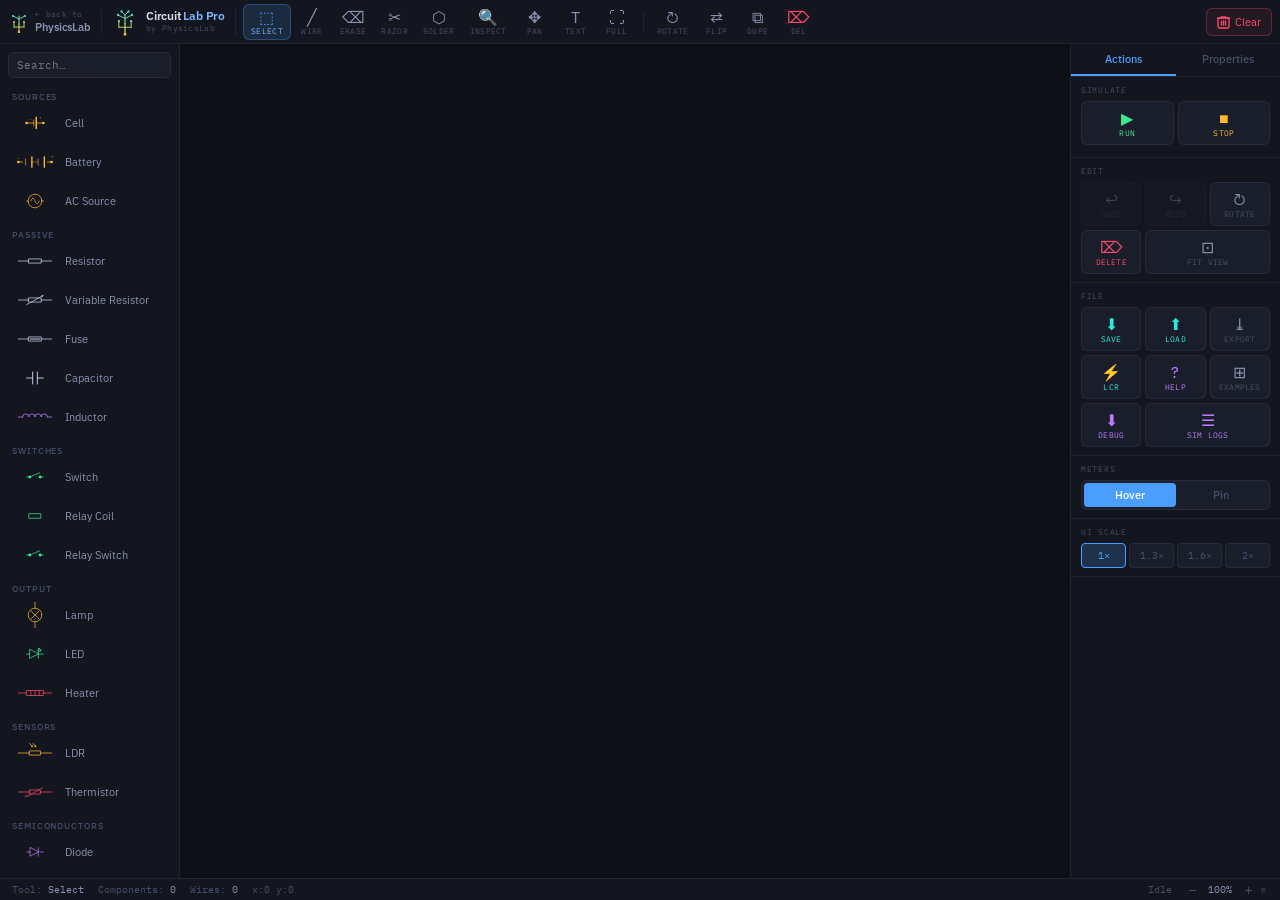
<file: PhysicsLab_Circuit_Simulator.html>
<!DOCTYPE html>
<html lang="en">
<head>
<meta charset="UTF-8">
<meta name="viewport" content="width=device-width, initial-scale=1.0, maximum-scale=1.0, user-scalable=no">
<title>Circuit Lab Pro — PhysicsLab</title>
<!-- Circuit tree favicon (inline SVG) -->
<link rel="icon" type="image/svg+xml" href="data:image/svg+xml,%3Csvg xmlns='http://www.w3.org/2000/svg' viewBox='0 0 32 32'%3E%3Crect width='32' height='32' fill='%230d0f14' rx='6'/%3E%3Cdefs%3E%3ClinearGradient id='g' x1='0' y1='1' x2='0' y2='0'%3E%3Cstop offset='0' stop-color='%23ffb830'/%3E%3Cstop offset='1' stop-color='%2330e8d8'/%3E%3C/linearGradient%3E%3C/defs%3E%3Cg stroke='url(%23g)' stroke-width='1.2' fill='none' stroke-linecap='round'%3E%3Cline x1='16' y1='30' x2='16' y2='18'/%3E%3Cline x1='16' y1='22' x2='10' y2='22'/%3E%3Cline x1='16' y1='22' x2='22' y2='22'/%3E%3Cline x1='10' y1='22' x2='10' y2='16'/%3E%3Cline x1='22' y1='22' x2='22' y2='16'/%3E%3Cline x1='16' y1='18' x2='16' y2='8'/%3E%3Cline x1='16' y1='12' x2='8' y2='8'/%3E%3Cline x1='16' y1='12' x2='24' y2='8'/%3E%3Cline x1='16' y1='8' x2='12' y2='4'/%3E%3Cline x1='16' y1='8' x2='20' y2='4'/%3E%3Ccircle cx='12' cy='4' r='1.2' fill='url(%23g)'/%3E%3Ccircle cx='20' cy='4' r='1.2' fill='url(%23g)'/%3E%3Ccircle cx='8' cy='8' r='1.2' fill='url(%23g)'/%3E%3Ccircle cx='24' cy='8' r='1.2' fill='url(%23g)'/%3E%3Ccircle cx='10' cy='16' r='1.2' fill='url(%23g)'/%3E%3Ccircle cx='22' cy='16' r='1.2' fill='url(%23g)'/%3E%3Ccircle cx='16' cy='30' r='1.5' fill='url(%23g)'/%3E%3C/g%3E%3C/svg%3E">
<link href="https://fonts.googleapis.com/css2?family=IBM+Plex+Mono:wght@400;500&family=IBM+Plex+Sans:wght@400;500;600&display=swap" rel="stylesheet">
<style>
:root{
  --bg:#0d0f14;--bg2:#13161e;--bg3:#1a1e2a;--bg4:#222736;--bg5:#2a3047;
  --border:rgba(140,160,220,.10);--bord2:rgba(140,160,220,.22);
  --text:#d8dff0;--text2:#8890b0;--text3:#454e6a;
  --accent:#4a9eff;--acc2:#7bb8ff;
  --green:#3de88e;--amber:#ffb830;--red:#ff4a6a;--purple:#b87aff;--cyan:#30e8d8;
  --font:'IBM Plex Sans',sans-serif;--mono:'IBM Plex Mono',monospace;
  --gs:16px;
  /* UI scale: 1.0 = laptop default, 1.4 = tablet, 1.7 = large touch */
  --us:1;
  --tb-fs:calc(11px * var(--us));
  --tb-pad:calc(4px * var(--us)) calc(7px * var(--us));
  --tb-icon-pad:calc(5px * var(--us)) calc(8px * var(--us));
  --tb-icon-fs:calc(14px * var(--us));
  --tb-h:calc(44px * var(--us));
  --pal-w:calc(180px * var(--us));
  --rp-w:calc(210px * var(--us));
  --sbar-h:calc(22px * var(--us));
  --pi-fs:calc(11px * var(--us));
  --pi-pad:calc(4px * var(--us)) calc(6px * var(--us));
}
*,*::before,*::after{box-sizing:border-box;margin:0;padding:0}
html,body{height:100%;overflow:hidden}
body{background:var(--bg);color:var(--text);font-family:var(--font);font-size:13px;display:flex;flex-direction:column}
::-webkit-scrollbar{width:4px;height:4px}
::-webkit-scrollbar-track{background:var(--bg2)}
::-webkit-scrollbar-thumb{background:var(--bg4);border-radius:2px}

/* ── TOP BAR ── */
.topbar{
  height:var(--tb-h);background:var(--bg2);border-bottom:1px solid var(--border);
  display:flex;align-items:center;padding:0 8px;gap:calc(3px * var(--us));flex-shrink:0;z-index:100;
  overflow:hidden;
}
.brand{display:flex;align-items:center;gap:7px;padding-right:10px;border-right:1px solid var(--border);margin-right:4px;flex-shrink:0}
.physicslab-back{
  display:flex;align-items:center;gap:5px;padding:0 10px 0 0;
  border-right:1px solid var(--border);margin-right:6px;
  text-decoration:none;color:var(--text3);transition:color .15s;flex-shrink:0;
}
.physicslab-back:hover{color:var(--acc2)}
.physicslab-back .pl-icon{
  width:calc(22px * var(--us));height:calc(22px * var(--us));flex-shrink:0;
}
.physicslab-back .pl-label{
  display:flex;flex-direction:column;gap:1px;
}
.physicslab-back .pl-back{font-size:calc(8px * var(--us));color:var(--text3);font-family:var(--mono);letter-spacing:.3px}
.physicslab-back .pl-name{font-size:calc(11px * var(--us));font-weight:600;color:var(--text2);letter-spacing:-.1px}
/* Dustbin clear button — prominent, centre-ish */
.tb-clear{
  display:flex;align-items:center;gap:5px;
  padding:calc(4px * var(--us)) calc(10px * var(--us));
  border-radius:calc(6px * var(--us));border:1px solid rgba(255,74,106,.3);
  background:rgba(255,74,106,.07);color:var(--red);
  font-family:var(--font);font-size:calc(11px * var(--us));
  cursor:pointer;transition:all .15s;white-space:nowrap;flex-shrink:0;
  min-height:calc(28px * var(--us));
}
.tb-clear:hover{background:rgba(255,74,106,.18);border-color:rgba(255,74,106,.6)}
.brand-logo{
  width:calc(28px * var(--us));height:calc(28px * var(--us));border-radius:5px;
  background:transparent;display:flex;align-items:center;justify-content:center;flex-shrink:0;
}
.brand-logo svg{width:100%;height:100%}
.brand-name{font-size:calc(12px * var(--us));font-weight:600;letter-spacing:-.2px}
.brand-name span{color:var(--acc2)}
.sep{width:1px;height:calc(20px * var(--us));background:var(--border);margin:calc(0px) calc(3px * var(--us));flex-shrink:0}
.tb{
  display:flex;align-items:center;gap:4px;
  padding:var(--tb-pad);
  border-radius:calc(6px * var(--us));border:none;background:transparent;
  color:var(--text2);font-family:var(--font);font-size:var(--tb-fs);
  cursor:pointer;transition:all .14s;white-space:nowrap;flex-shrink:0;
  min-height:calc(28px * var(--us));
}
.tb:hover{background:var(--bg3);color:var(--text)}
.tb.active{background:rgba(74,158,255,.15);color:var(--accent);border:1px solid rgba(74,158,255,.3)}
.tb.green{color:var(--green)} .tb.amber{color:var(--amber)}
.tb.icon{padding:var(--tb-icon-pad);font-size:var(--tb-icon-fs)}
/* Tool button with icon + label stacked vertically */
.tb.tool{flex-direction:column;align-items:center;justify-content:center;gap:2px;padding:calc(4px * var(--us)) calc(7px * var(--us));min-width:calc(40px * var(--us))}
.tb.tool .ti{font-size:calc(16px * var(--us));line-height:1}
.tb.tool .tl{font-size:calc(8px * var(--us));line-height:1;color:var(--text3);font-family:var(--mono);letter-spacing:.3px;text-transform:uppercase;transition:color .14s}
.tb.tool:hover .tl,.tb.tool.active .tl{color:var(--acc2)}
.tb-right{margin-left:auto;display:flex;align-items:center;gap:calc(3px * var(--us));flex-shrink:0}
.mode-pill{display:flex;background:var(--bg3);border:1px solid var(--border);border-radius:calc(6px * var(--us));padding:2px;flex-shrink:0}
.mode-pill button{
  padding:calc(3px * var(--us)) calc(9px * var(--us));border:none;
  border-radius:calc(4px * var(--us));font-size:calc(11px * var(--us));
  font-family:var(--font);font-weight:500;cursor:pointer;transition:all .14s;
  color:var(--text3);background:transparent;min-height:calc(24px * var(--us));
}
.mode-pill button.on{background:var(--accent);color:#fff}
.tb-group{display:flex;align-items:center;gap:1px;flex-shrink:0}
.tb-overflow{position:relative;flex-shrink:0}
.tb-overflow-menu{
  position:absolute;top:calc(100% + 6px);right:0;z-index:500;
  background:var(--bg3);border:1px solid var(--bord2);border-radius:8px;
  padding:4px;min-width:calc(170px * var(--us));box-shadow:0 8px 24px rgba(0,0,0,.5);
  display:none;flex-direction:column;gap:1px;
}
.tb-overflow-menu.open{display:flex}
.tb-overflow-menu .tb{width:100%;justify-content:flex-start;border-radius:5px}

/* Auto-scale for coarse-pointer devices (iPad/touch) on first load */
@media (pointer: coarse) {
  :root { --us: 1.4; }
}

/* ── MAIN LAYOUT ── */
.main{display:flex;flex:1;overflow:hidden}

/* ── PALETTE ── */
.palette{width:var(--pal-w);flex-shrink:0;background:var(--bg2);border-right:1px solid var(--border);display:flex;flex-direction:column}
.pal-search{padding:calc(8px * var(--us)) calc(8px * var(--us)) 4px}
.pal-search input{width:100%;background:var(--bg3);border:1px solid var(--border);border-radius:5px;color:var(--text);font-family:var(--mono);font-size:calc(11px * var(--us));padding:calc(5px * var(--us)) 8px;outline:none}
.pal-search input:focus{border-color:var(--accent)}
.pal-scroll{flex:1;overflow-y:auto;padding:2px 6px 12px}
.pg-title{font-size:calc(9px * var(--us));text-transform:uppercase;letter-spacing:.9px;color:var(--text3);padding:7px 6px 3px;font-weight:500}
.pi{display:flex;align-items:center;gap:8px;padding:var(--pi-pad);border-radius:5px;cursor:grab;border:1px solid transparent;margin-bottom:1px;transition:all .12s;min-height:calc(32px * var(--us))}
.pi:hover{background:var(--bg3);border-color:var(--border)}
.pi.sel{background:rgba(74,158,255,.1);border-color:rgba(74,158,255,.35)}
.pi-icon{width:calc(44px * var(--us));height:calc(28px * var(--us));flex-shrink:0}
.pi-icon canvas{display:block}
.pi-label{font-size:var(--pi-fs);color:var(--text2);line-height:1.2}

/* ── CANVAS WRAP ── */
.cwrap{flex:1;position:relative;overflow:hidden}
#mc{display:block;cursor:crosshair;touch-action:none;-webkit-user-select:none;user-select:none;}

/* ── RIGHT PANEL ACTION GRID ── */
.rp-section{padding:8px 10px;border-bottom:1px solid var(--border);flex-shrink:0}
.rp-section-title{font-size:calc(8px * var(--us));text-transform:uppercase;letter-spacing:.7px;color:var(--text3);font-family:var(--mono);margin-bottom:6px}
.rp-grid{display:grid;grid-template-columns:repeat(3,1fr);gap:4px}
.rp-btn{
  display:flex;flex-direction:column;align-items:center;justify-content:center;
  gap:3px;padding:calc(6px * var(--us)) 4px;
  border-radius:6px;border:1px solid var(--border);background:var(--bg3);
  color:var(--text2);font-family:var(--font);font-size:calc(9px * var(--us));
  cursor:pointer;transition:all .14s;min-height:calc(44px * var(--us));
}
.rp-btn:hover{background:var(--bg4);border-color:var(--bord2);color:var(--text)}
.rp-btn.active{background:rgba(74,158,255,.12);border-color:rgba(74,158,255,.4);color:var(--accent)}
.rp-btn .ri{font-size:calc(16px * var(--us));line-height:1}
.rp-btn .rl{font-size:calc(8px * var(--us));line-height:1;color:var(--text3);font-family:var(--mono);letter-spacing:.2px;text-transform:uppercase}
.rp-btn.green .ri,.rp-btn.green .rl{color:var(--green)}
.rp-btn.green:hover{border-color:rgba(61,232,142,.4);background:rgba(61,232,142,.08)}
.rp-btn.amber .ri,.rp-btn.amber .rl{color:var(--amber)}
.rp-btn.amber:hover{border-color:rgba(255,184,48,.4);background:rgba(255,184,48,.08)}
.rp-btn.red .ri,.rp-btn.red .rl{color:var(--red)}
.rp-btn.red:hover{border-color:rgba(255,74,106,.4);background:rgba(255,74,106,.08)}
.rp-btn.cyan .ri,.rp-btn.cyan .rl{color:var(--cyan)}
.rp-btn.purple .ri,.rp-btn.purple .rl{color:var(--purple)}
.rp-btn.sim-stopped .ri,.rp-btn.sim-stopped .rl{color:var(--amber)}
.rp-btn.sim-stopped{border-color:rgba(255,184,48,.35);background:rgba(255,184,48,.07)}
@keyframes sim-pulse{
  0%,100%{opacity:1;background:rgba(61,232,142,.12);border-color:rgba(61,232,142,.4)}
  50%    {opacity:.7;background:rgba(61,232,142,.26);border-color:rgba(61,232,142,.75)}
}
.rp-btn.running{animation:sim-pulse 1.4s ease-in-out infinite}
.rp-sim{display:grid;grid-template-columns:1fr 1fr;gap:4px;margin-bottom:4px}
.right-panel{width:var(--rp-w);flex-shrink:0;background:var(--bg2);border-left:1px solid var(--border);display:flex;flex-direction:column;overflow:hidden}

/* ── PROPERTIES ── */
.props{width:var(--rp-w);flex-shrink:0;background:var(--bg2);border-left:1px solid var(--border);display:flex;flex-direction:column;overflow:hidden}
.ph{padding:calc(10px * var(--us)) 12px 8px;border-bottom:1px solid var(--border);font-size:calc(10px * var(--us));text-transform:uppercase;letter-spacing:.8px;color:var(--text3);font-weight:500}
.pb{flex:1;overflow-y:auto;padding:calc(10px * var(--us)) 12px}
.pr{margin-bottom:calc(9px * var(--us))}
.pl{font-size:calc(10px * var(--us));color:var(--text3);text-transform:uppercase;letter-spacing:.5px;margin-bottom:3px}
.pin{width:100%;background:var(--bg3);border:1px solid var(--border);border-radius:5px;color:var(--text);font-family:var(--mono);font-size:calc(12px * var(--us));padding:calc(5px * var(--us)) 8px;outline:none}
.pin:focus{border-color:var(--accent)}
.psel{width:100%;background:var(--bg3);border:1px solid var(--border);border-radius:5px;color:var(--text);font-family:var(--mono);font-size:calc(11px * var(--us));padding:calc(5px * var(--us)) 8px;outline:none;cursor:pointer}
.ptog{display:flex;gap:3px}
.ptb{padding:calc(3px * var(--us)) calc(9px * var(--us));border-radius:4px;border:1px solid var(--border);background:transparent;color:var(--text3);font-size:calc(11px * var(--us));font-family:var(--mono);cursor:pointer;transition:all .13s;min-height:calc(26px * var(--us))}
.ptb:hover{border-color:var(--bord2);color:var(--text2)}
.ptb.on{background:rgba(74,158,255,.15);border-color:var(--accent);color:var(--acc2)}
.pdiv{border:none;border-top:1px solid var(--border);margin:7px 0}
.pval{font-family:var(--mono);font-size:calc(14px * var(--us));font-weight:600;color:var(--green)}
.pval.over{color:var(--red)}
.sim-status{margin:8px 10px;padding:7px 10px;border-radius:6px;font-size:calc(11px * var(--us));font-family:var(--mono);background:rgba(61,232,142,.07);border:1px solid rgba(61,232,142,.2);color:var(--green);display:none}
.sim-status.err{background:rgba(255,74,106,.07);border-color:rgba(255,74,106,.2);color:var(--red)}

/* ── STATUS BAR ── */
.sbar{height:var(--sbar-h);background:var(--bg2);border-top:1px solid var(--border);display:flex;align-items:center;padding:0 12px;gap:14px;flex-shrink:0}
.si{font-size:calc(10px * var(--us));font-family:var(--mono);color:var(--text3)}
.si span{color:var(--text2)}

/* ── LAYERS ── */
.layer-item{
  display:flex;align-items:center;gap:6px;padding:4px 6px;border-radius:5px;
  margin-bottom:2px;cursor:pointer;border:1px solid transparent;transition:all .12s;
}
.layer-item:hover{background:var(--bg3);border-color:var(--border)}
.layer-item.sel{background:rgba(74,158,255,.1);border-color:rgba(74,158,255,.3)}
.layer-vis{width:14px;height:14px;border-radius:2px;background:transparent;border:1px solid var(--text3);cursor:pointer;flex-shrink:0;display:flex;align-items:center;justify-content:center;font-size:8px}
.layer-vis.on{background:var(--accent);border-color:var(--accent);color:#fff}
.layer-lock{font-size:10px;cursor:pointer;color:var(--text3);flex-shrink:0;padding:1px}
.layer-lock:hover{color:var(--amber)}
.layer-icon{width:28px;height:16px;flex-shrink:0}
.layer-icon canvas{display:block}
.layer-name{font-size:11px;color:var(--text2);flex:1;font-family:var(--mono);overflow:hidden;text-overflow:ellipsis;white-space:nowrap}
.layer-type{font-size:9px;color:var(--text3);font-family:var(--mono)}

/* ── STATUS BAR ── */
.sbar{height:22px;background:var(--bg2);border-top:1px solid var(--border);display:flex;align-items:center;padding:0 12px;gap:14px;flex-shrink:0}
.si{font-size:10px;font-family:var(--mono);color:var(--text3)}
.si span{color:var(--text2)}

/* ── CONTEXT MENU ── */
.ctx{position:fixed;z-index:1000;background:var(--bg3);border:1px solid var(--bord2);border-radius:7px;padding:4px;min-width:140px;box-shadow:0 8px 24px rgba(0,0,0,.5);display:none}
.ctx.show{display:block}
.ci{padding:6px 10px;border-radius:4px;font-size:12px;color:var(--text2);cursor:pointer;transition:all .12s;display:flex;align-items:center;gap:8px}
.ci:hover{background:var(--bg4);color:var(--text)}
.ci.danger{color:var(--red)}
.ci.danger:hover{background:rgba(255,74,106,.1)}
.csep{border:none;border-top:1px solid var(--border);margin:3px 0}

/* ── EXPORT MODAL ── */
.export-overlay{
  position:fixed;inset:0;z-index:600;background:rgba(0,0,0,.75);
  display:none;align-items:center;justify-content:center;
}
.export-overlay.show{display:flex}
.export-box{
  background:var(--bg2);border:1px solid var(--bord2);border-radius:14px;
  padding:24px;width:460px;max-width:96vw;box-shadow:0 20px 60px rgba(0,0,0,.7);
}
.export-title{font-size:15px;font-weight:600;color:var(--text);margin-bottom:4px}
.export-sub{font-size:11px;color:var(--text3);font-family:var(--mono);margin-bottom:18px}
.export-preview-wrap{
  background:var(--bg);border:1px solid var(--border);border-radius:8px;
  overflow:hidden;margin-bottom:18px;
  display:flex;align-items:center;justify-content:center;
}
.export-opts{display:grid;grid-template-columns:1fr 1fr;gap:10px;margin-bottom:20px}
.export-opt{
  display:flex;align-items:flex-start;gap:10px;
  background:var(--bg3);border:1px solid var(--border);border-radius:8px;
  padding:10px 12px;cursor:pointer;transition:border-color .15s;
}
.export-opt:hover{border-color:var(--bord2)}
.export-opt.active{border-color:var(--accent);background:rgba(74,158,255,.07)}
.export-opt input{margin-top:2px;accent-color:var(--accent);cursor:pointer;flex-shrink:0}
.export-opt-text{}
.export-opt-label{font-size:12px;font-weight:500;color:var(--text);display:block;margin-bottom:2px}
.export-opt-desc{font-size:10px;color:var(--text3);line-height:1.4}
.export-actions{display:flex;justify-content:flex-end;gap:8px}
.export-btn{padding:8px 20px;border-radius:7px;font-size:13px;font-family:var(--font);
  font-weight:500;cursor:pointer;transition:all .15s;border:1px solid var(--bord2)}
.export-btn.cancel{background:var(--bg3);color:var(--text2)}
.export-btn.cancel:hover{background:var(--bg4);color:var(--text)}
.export-btn.go{background:var(--accent);border-color:var(--accent);color:#fff}
.export-btn.go:hover{background:#3a8cf0;box-shadow:0 0 20px rgba(74,158,255,.3)}
.tut-overlay{
  position:fixed;inset:0;z-index:500;pointer-events:none;
  background:rgba(0,0,0,.72);display:none;
}
.tut-overlay.show{display:block;pointer-events:auto}
.tut-box{
  position:absolute;background:var(--bg2);border:1px solid var(--bord2);border-radius:12px;
  padding:24px;width:380px;box-shadow:0 16px 48px rgba(0,0,0,.6);
}
.tut-step{font-size:10px;font-family:var(--mono);color:var(--text3);text-transform:uppercase;letter-spacing:.8px;margin-bottom:10px}
.tut-title{font-size:16px;font-weight:600;color:var(--text);margin-bottom:8px}
.tut-body{font-size:13px;color:var(--text2);line-height:1.65;margin-bottom:18px}
.tut-body code{background:var(--bg3);border:1px solid var(--border);border-radius:4px;padding:1px 5px;font-family:var(--mono);font-size:11px;color:var(--acc2)}
.tut-actions{display:flex;justify-content:space-between;align-items:center}
.tut-dots{display:flex;gap:5px}
.tut-dot{width:7px;height:7px;border-radius:50%;background:var(--bg4);border:1px solid var(--border);transition:all .2s;cursor:pointer}
.tut-dot.active{background:var(--accent);border-color:var(--accent)}
.tut-btns{display:flex;gap:8px}
.tut-btn{padding:6px 16px;border-radius:6px;border:1px solid var(--border2,var(--bord2));background:var(--bg3);color:var(--text2);font-family:var(--font);font-size:12px;cursor:pointer;transition:all .15s}
.tut-btn:hover{background:var(--bg4);color:var(--text)}
.tut-btn.primary{background:var(--accent);border-color:var(--accent);color:#fff}
.tut-btn.primary:hover{background:#3a8cf0}
.tut-highlight{position:absolute;border:2px solid var(--accent);border-radius:6px;pointer-events:none;transition:all .3s;box-shadow:0 0 0 4px rgba(74,158,255,.15)}
.tut-body b{color:var(--text);font-weight:600}
.tut-illus{width:100%;height:86px;background:var(--bg3);border:1px solid var(--border);border-radius:6px;display:block;margin-bottom:12px}
.tut-box{position:absolute;background:var(--bg2);border:1px solid var(--bord2);border-radius:12px;padding:24px;width:430px;box-shadow:0 16px 48px rgba(0,0,0,.6)}

/* ── LCR EXPLORER ── */
.lcr-overlay{position:fixed;inset:0;z-index:550;background:rgba(0,0,0,.78);display:none;align-items:center;justify-content:center}
.lcr-overlay.show{display:flex}
.lcr-box{background:var(--bg2);border:1px solid var(--bord2);border-radius:14px;width:min(760px,96vw);max-height:92vh;display:flex;flex-direction:column;box-shadow:0 20px 60px rgba(0,0,0,.7);overflow:hidden}
.lcr-header{display:flex;align-items:center;justify-content:space-between;padding:16px 20px 12px;border-bottom:1px solid var(--border);flex-shrink:0;gap:12px}
.lcr-title{font-size:15px;font-weight:600;color:var(--text)}
.lcr-disclaimer{font-size:10px;font-family:var(--mono);background:rgba(255,184,48,.08);border:1px solid rgba(255,184,48,.25);color:var(--amber);padding:3px 10px;border-radius:4px;white-space:nowrap}
.lcr-tabs{display:flex;border-bottom:1px solid var(--border);flex-shrink:0;padding:0 20px}
.lcr-tab{padding:9px 16px;border:none;background:transparent;color:var(--text3);font-family:var(--font);font-size:12px;font-weight:500;cursor:pointer;border-bottom:2px solid transparent;transition:all .15s}
.lcr-tab:hover{color:var(--text2)}
.lcr-tab.active{color:var(--accent);border-bottom-color:var(--accent)}
.lcr-body{flex:1;overflow-y:auto;padding:20px;display:flex;gap:20px;min-height:0}
.lcr-controls{width:210px;flex-shrink:0;display:flex;flex-direction:column;gap:12px}
.lcr-display{flex:1;display:flex;flex-direction:column;gap:12px;min-width:0}
.lcr-ctrl-group{background:var(--bg3);border:1px solid var(--border);border-radius:8px;padding:12px}
.lcr-ctrl-label{font-size:10px;text-transform:uppercase;letter-spacing:.7px;color:var(--text3);font-family:var(--mono);margin-bottom:8px}
.lcr-row{display:flex;align-items:center;gap:8px;margin-bottom:7px}
.lcr-row:last-child{margin-bottom:0}
.lcr-row label{font-size:11px;color:var(--text2);width:28px;flex-shrink:0;font-family:var(--mono)}
.lcr-row input[type=range]{flex:1;accent-color:var(--accent);cursor:pointer}
.lcr-row .lcr-val{font-size:11px;font-family:var(--mono);color:var(--accent);width:60px;text-align:right;flex-shrink:0}
.lcr-results{background:var(--bg3);border:1px solid var(--border);border-radius:8px;padding:12px}
.lcr-result-row{display:flex;justify-content:space-between;align-items:baseline;margin-bottom:5px;padding-bottom:5px;border-bottom:1px solid var(--border)}
.lcr-result-row:last-child{margin-bottom:0;padding-bottom:0;border-bottom:none}
.lcr-result-label{font-size:11px;color:var(--text3);font-family:var(--mono)}
.lcr-result-value{font-size:13px;font-weight:600;color:var(--green);font-family:var(--mono)}
.lcr-canvas-wrap{background:var(--bg);border:1px solid var(--border);border-radius:8px;overflow:hidden}
.lcr-canvas-title{font-size:10px;font-family:var(--mono);color:var(--text3);padding:5px 10px;border-bottom:1px solid var(--border);text-transform:uppercase;letter-spacing:.7px}
.lcr-note{font-size:11px;color:var(--text3);line-height:1.6;border-left:2px solid var(--border);padding-left:10px;margin-top:4px}
</style>
</head>
<body>

<div class="topbar">

  <!-- PhysicsLab back -->
  <a href="index.html" class="physicslab-back" title="Back to PhysicsLab">
    <svg class="pl-icon" viewBox="0 0 22 22" fill="none">
      <defs><linearGradient id="pl-g" x1="11" y1="22" x2="11" y2="1" gradientUnits="userSpaceOnUse">
        <stop offset="0" stop-color="#ffb830"/><stop offset="1" stop-color="#30e8d8"/>
      </linearGradient></defs>
      <line x1="11" y1="21" x2="11" y2="13" stroke="url(#pl-g)" stroke-width="1.2" stroke-linecap="round"/>
      <line x1="11" y1="16" x2="6"  y2="16" stroke="url(#pl-g)" stroke-width="1.1" stroke-linecap="round"/>
      <line x1="11" y1="16" x2="16" y2="16" stroke="url(#pl-g)" stroke-width="1.1" stroke-linecap="round"/>
      <line x1="6"  y1="16" x2="6"  y2="11" stroke="url(#pl-g)" stroke-width="1.0" stroke-linecap="round"/>
      <line x1="16" y1="16" x2="16" y2="11" stroke="url(#pl-g)" stroke-width="1.0" stroke-linecap="round"/>
      <line x1="11" y1="13" x2="11" y2="5"  stroke="url(#pl-g)" stroke-width="1.1" stroke-linecap="round"/>
      <line x1="11" y1="8"  x2="5"  y2="5"  stroke="url(#pl-g)" stroke-width="1.0" stroke-linecap="round"/>
      <line x1="11" y1="8"  x2="17" y2="5"  stroke="url(#pl-g)" stroke-width="1.0" stroke-linecap="round"/>
      <circle cx="5"  cy="5"  r="1.0" fill="url(#pl-g)"/>
      <circle cx="17" cy="5"  r="1.0" fill="url(#pl-g)"/>
      <circle cx="6"  cy="11" r="1.0" fill="url(#pl-g)"/>
      <circle cx="16" cy="11" r="1.0" fill="url(#pl-g)"/>
      <circle cx="11" cy="21" r="1.2" fill="url(#pl-g)"/>
    </svg>
    <div class="pl-label">
      <span class="pl-back">← back to</span>
      <span class="pl-name">PhysicsLab</span>
    </div>
  </a>

  <!-- Brand -->
  <div class="brand">
    <div class="brand-logo">
      <svg viewBox="0 0 32 32" fill="none">
        <defs><linearGradient id="tree-g" x1="16" y1="32" x2="16" y2="2" gradientUnits="userSpaceOnUse">
          <stop offset="0" stop-color="#ffb830"/><stop offset="1" stop-color="#30e8d8"/>
        </linearGradient></defs>
        <line x1="16" y1="30" x2="16" y2="18" stroke="url(#tree-g)" stroke-width="1.5" stroke-linecap="round"/>
        <line x1="16" y1="22" x2="9"  y2="22" stroke="url(#tree-g)" stroke-width="1.3" stroke-linecap="round"/>
        <line x1="16" y1="22" x2="23" y2="22" stroke="url(#tree-g)" stroke-width="1.3" stroke-linecap="round"/>
        <line x1="9"  y1="22" x2="9"  y2="15" stroke="url(#tree-g)" stroke-width="1.2" stroke-linecap="round"/>
        <line x1="23" y1="22" x2="23" y2="15" stroke="url(#tree-g)" stroke-width="1.2" stroke-linecap="round"/>
        <line x1="16" y1="18" x2="16" y2="8"  stroke="url(#tree-g)" stroke-width="1.3" stroke-linecap="round"/>
        <line x1="16" y1="12" x2="8"  y2="8"  stroke="url(#tree-g)" stroke-width="1.1" stroke-linecap="round"/>
        <line x1="16" y1="12" x2="24" y2="8"  stroke="url(#tree-g)" stroke-width="1.1" stroke-linecap="round"/>
        <line x1="16" y1="8"  x2="12" y2="4"  stroke="url(#tree-g)" stroke-width="1.0" stroke-linecap="round"/>
        <line x1="16" y1="8"  x2="20" y2="4"  stroke="url(#tree-g)" stroke-width="1.0" stroke-linecap="round"/>
        <circle cx="12" cy="4"  r="1.3" fill="url(#tree-g)"/>
        <circle cx="20" cy="4"  r="1.3" fill="url(#tree-g)"/>
        <circle cx="8"  cy="8"  r="1.3" fill="url(#tree-g)"/>
        <circle cx="24" cy="8"  r="1.3" fill="url(#tree-g)"/>
        <circle cx="9"  cy="15" r="1.3" fill="url(#tree-g)"/>
        <circle cx="23" cy="15" r="1.3" fill="url(#tree-g)"/>
        <circle cx="16" cy="30" r="1.6" fill="url(#tree-g)"/>
      </svg>
    </div>
    <div style="display:flex;flex-direction:column;gap:1px">
      <span style="font-size:calc(12px * var(--us));font-weight:600;letter-spacing:-.2px;line-height:1">Circuit <span style="color:var(--acc2)">Lab Pro</span></span>
      <span style="font-size:calc(8px * var(--us));color:var(--text3);font-family:var(--mono);letter-spacing:.3px">by PhysicsLab</span>
    </div>
  </div>

  <!-- Tool group -->
  <div class="tb-group" id="tool-group">
    <button class="tb tool" id="tb-select"  onclick="setTool('select',this)"  title="Select [V]"><span class="ti">⬚</span><span class="tl">Select</span></button>
    <button class="tb tool" id="tb-wire"    onclick="setTool('wire',this)"    title="Wire [W]"><span class="ti">╱</span><span class="tl">Wire</span></button>
    <button class="tb tool" id="tb-erase"   onclick="setTool('erase',this)"   title="Erase [E]"><span class="ti">⌫</span><span class="tl">Erase</span></button>
    <button class="tb tool" id="tb-razor"   onclick="setTool('razor',this)"   title="Razor [R]"><span class="ti">✂</span><span class="tl">Razor</span></button>
    <button class="tb tool" id="tb-solder"  onclick="setTool('solder',this)"  title="Solder [S]"><span class="ti">⬡</span><span class="tl">Solder</span></button>
    <button class="tb tool" id="tb-inspect" onclick="setTool('inspect',this)" title="Inspect [I]"><span class="ti">🔍</span><span class="tl">Inspect</span></button>
    <button class="tb tool" id="tb-pan"     onclick="setTool('pan',this)"     title="Pan [P]"><span class="ti">✥</span><span class="tl">Pan</span></button>
    <button class="tb tool" id="tb-text"    onclick="setTool('text',this)"    title="Text [T]"><span class="ti">T</span><span class="tl">Text</span></button>
    <button class="tb tool" id="tb-fs" onclick="toggleFullscreen()" title="Fullscreen [F11]"><span class="ti" id="fs-icon">⛶</span><span class="tl">Full</span></button>
  </div>

  <div class="sep"></div>

  <!-- ── Selection actions — always visible for iPad ── -->
  <div class="tb-group">
    <button class="tb tool" onclick="rotateSelected()"  title="Rotate 90° [Enter]"><span class="ti">↻</span><span class="tl">Rotate</span></button>
    <button class="tb tool" onclick="flipSelected()"    title="Flip horizontal [F]"><span class="ti">⇄</span><span class="tl">Flip</span></button>
    <button class="tb tool" onclick="copySelected();pasteClipboard()" title="Duplicate [Ctrl+D]"><span class="ti">⧉</span><span class="tl">Dupe</span></button>
    <button class="tb tool" onclick="deleteSelected()"  title="Delete [Del]" style="color:var(--red)"><span class="ti">⌦</span><span class="tl">Del</span></button>
  </div>

  <!-- Clear — prominent, far right of tools -->
  <div class="tb-right">
    <button class="tb-clear" onclick="clearCanvas()" title="Clear all components and wires">
      <svg width="13" height="14" viewBox="0 0 13 14" fill="none">
        <rect x="1" y="3" width="11" height="10" rx="1.5" stroke="currentColor" stroke-width="1.3"/>
        <line x1="4.5" y1="3"  x2="4.5" y2="2"  stroke="currentColor" stroke-width="1.3" stroke-linecap="round"/>
        <line x1="8.5" y1="3"  x2="8.5" y2="2"  stroke="currentColor" stroke-width="1.3" stroke-linecap="round"/>
        <line x1="4.5" y1="2"  x2="8.5" y2="2"  stroke="currentColor" stroke-width="1.3" stroke-linecap="round"/>
        <line x1="4.5" y1="6"  x2="4.5" y2="10" stroke="currentColor" stroke-width="1.3" stroke-linecap="round"/>
        <line x1="6.5" y1="6"  x2="6.5" y2="10" stroke="currentColor" stroke-width="1.3" stroke-linecap="round"/>
        <line x1="8.5" y1="6"  x2="8.5" y2="10" stroke="currentColor" stroke-width="1.3" stroke-linecap="round"/>
        <line x1="0"   y1="3"  x2="13"  y2="3"  stroke="currentColor" stroke-width="1.3" stroke-linecap="round"/>
      </svg>
      Clear
    </button>
  </div>
</div>


<div id="log-panel" style="display:none;position:fixed;bottom:24px;right:16px;z-index:900;width:520px;max-height:340px;background:#0d0f14;border:1px solid rgba(184,122,255,.35);border-radius:10px;box-shadow:0 8px 32px rgba(0,0,0,.7);overflow:hidden;flex-direction:column;">
  <div style="display:flex;align-items:center;justify-content:space-between;padding:8px 12px;border-bottom:1px solid rgba(184,122,255,.2);flex-shrink:0">
    <span style="font-size:11px;font-family:'IBM Plex Mono';color:#b87aff;font-weight:500">Simulation Log</span>
    <div style="display:flex;gap:6px">
      <button onclick="SIM_LOG=[];document.getElementById('log-output').textContent=''" style="font-size:10px;padding:2px 8px;border-radius:4px;border:1px solid rgba(184,122,255,.3);background:transparent;color:#b87aff;cursor:pointer">Clear</button>
      <button onclick="toggleLogPanel()" style="font-size:11px;padding:2px 8px;border-radius:4px;border:1px solid rgba(184,122,255,.3);background:transparent;color:#b87aff;cursor:pointer">✕</button>
    </div>
  </div>
  <div id="log-output" style="flex:1;overflow-y:auto;padding:8px 12px;font-size:10px;font-family:'IBM Plex Mono';color:#8890b0;line-height:1.7;white-space:pre-wrap;word-break:break-all;max-height:280px;">Run Simulate to see logs.</div>
</div>

<div class="main">
  <div class="palette">
    <div class="pal-search"><input type="text" id="palsearch" placeholder="Search…" oninput="filterPal(this.value)"></div>
    <div class="pal-scroll" id="palscroll"></div>
  </div>

  <div class="cwrap" id="cwrap">
    <canvas id="mc"></canvas>
  </div>

    <div class="right-panel">

    <!-- ── Tab bar ── -->
    <div style="display:flex;border-bottom:1px solid var(--border);flex-shrink:0;background:var(--bg2)">
      <button id="rp-tab-actions" onclick="switchRPTab('actions')"
        style="flex:1;padding:calc(8px * var(--us)) 4px;border:none;background:transparent;
        color:var(--accent);font-family:var(--font);font-size:calc(11px * var(--us));
        font-weight:500;cursor:pointer;border-bottom:2px solid var(--accent);transition:all .14s">
        Actions
      </button>
      <button id="rp-tab-props" onclick="switchRPTab('props')"
        style="flex:1;padding:calc(8px * var(--us)) 4px;border:none;background:transparent;
        color:var(--text3);font-family:var(--font);font-size:calc(11px * var(--us));
        font-weight:500;cursor:pointer;border-bottom:2px solid transparent;transition:all .14s">
        Properties
      </button>
    </div>

    <!-- ── Actions tab ── -->
    <div id="rp-pane-actions" style="flex:1;overflow-y:auto;display:flex;flex-direction:column">

      <div class="rp-section">
        <div class="rp-section-title">Simulate</div>
        <div class="rp-sim">
          <button class="rp-btn green" id="btn-run"  onclick="runSimulation()" title="Run simulation [Space]">
            <span class="ri">▶</span><span class="rl">Run</span>
          </button>
          <button class="rp-btn amber" id="btn-stop" onclick="stopSimulation()" title="Stop simulation">
            <span class="ri">■</span><span class="rl">Stop</span>
          </button>
        </div>
      </div>

      <div class="rp-section">
        <div class="rp-section-title">Edit</div>
        <div class="rp-grid">
          <button class="rp-btn" id="tb-undo" onclick="undo()" title="Undo [Ctrl+Z]" style="opacity:.35">
            <span class="ri">↩</span><span class="rl">Undo</span>
          </button>
          <button class="rp-btn" id="tb-redo" onclick="redo()" title="Redo [Ctrl+Y]" style="opacity:.35">
            <span class="ri">↪</span><span class="rl">Redo</span>
          </button>
          <button class="rp-btn" onclick="rotateSelected()" title="Rotate 90° [Enter]">
            <span class="ri">↻</span><span class="rl">Rotate</span>
          </button>
          <button class="rp-btn red" onclick="deleteSelected()" title="Delete [Del]">
            <span class="ri">⌦</span><span class="rl">Delete</span>
          </button>
          <button class="rp-btn" onclick="fitView()" title="Fit view" style="grid-column:span 2">
            <span class="ri">⊡</span><span class="rl">Fit View</span>
          </button>
        </div>
      </div>

      <div class="rp-section">
        <div class="rp-section-title">File</div>
        <div class="rp-grid">
          <button class="rp-btn cyan" onclick="saveCircuit()" title="Save circuit">
            <span class="ri">⬇</span><span class="rl">Save</span>
          </button>
          <button class="rp-btn cyan" onclick="loadCircuit()" title="Load circuit">
            <span class="ri">⬆</span><span class="rl">Load</span>
          </button>
          <button class="rp-btn" onclick="exportPNG()" title="Export PNG">
            <span class="ri">⤓</span><span class="rl">Export</span>
          </button>
          <button class="rp-btn cyan" onclick="openLCR()" title="LCR Explorer">
            <span class="ri">⚡</span><span class="rl">LCR</span>
          </button>
          <button class="rp-btn purple" onclick="startTutorial()" title="Tutorial">
            <span class="ri">?</span><span class="rl">Help</span>
          </button>
          <button class="rp-btn" onclick="openExampleGallery()" id="tb-example" title="Browse example circuits">
            <span class="ri">⊞</span><span class="rl">Examples</span>
          </button>
          <button class="rp-btn purple" onclick="exportDebugLog()" title="Debug JSON">
            <span class="ri">⬇</span><span class="rl">Debug</span>
          </button>
          <button class="rp-btn purple" onclick="toggleLogPanel()" id="tb-log" title="Simulation logs" style="grid-column:span 2">
            <span class="ri">☰</span><span class="rl">Sim Logs</span>
          </button>
        </div>
      </div>

      <div class="rp-section">
        <div class="rp-section-title">Meters</div>
        <div class="mode-pill" style="width:100%;box-sizing:border-box">
          <button id="md-hover" class="on" onclick="setMeterMode('hover',this)" style="flex:1;text-align:center">Hover</button>
          <button id="md-pin"   onclick="setMeterMode('pin',this)" style="flex:1;text-align:center">Pin</button>
        </div>
      </div>

      <div class="rp-section">
        <div class="rp-section-title">UI Scale</div>
        <div style="display:flex;gap:3px">
          <button onclick="setUIScale(1.0)"  id="us-1"  style="flex:1;padding:calc(5px * var(--us)) 0;border-radius:4px;border:1px solid var(--border);background:var(--bg3);color:var(--text3);font-size:calc(10px * var(--us));font-family:var(--mono);cursor:pointer;transition:all .13s">1×</button>
          <button onclick="setUIScale(1.3)"  id="us-13" style="flex:1;padding:calc(5px * var(--us)) 0;border-radius:4px;border:1px solid var(--border);background:var(--bg3);color:var(--text3);font-size:calc(10px * var(--us));font-family:var(--mono);cursor:pointer;transition:all .13s">1.3×</button>
          <button onclick="setUIScale(1.6)"  id="us-16" style="flex:1;padding:calc(5px * var(--us)) 0;border-radius:4px;border:1px solid var(--border);background:var(--bg3);color:var(--text3);font-size:calc(10px * var(--us));font-family:var(--mono);cursor:pointer;transition:all .13s">1.6×</button>
          <button onclick="setUIScale(2.0)"  id="us-20" style="flex:1;padding:calc(5px * var(--us)) 0;border-radius:4px;border:1px solid var(--border);background:var(--bg3);color:var(--text3);font-size:calc(10px * var(--us));font-family:var(--mono);cursor:pointer;transition:all .13s">2×</button>
        </div>
      </div>

    </div><!-- /actions pane -->

    <!-- ── Properties tab ── -->
    <div id="rp-pane-props" style="flex:1;display:none;flex-direction:column;overflow:hidden">
      <div class="pb" id="propbody" style="flex:1;overflow-y:auto;padding:10px 12px">
        <div style="color:var(--text3);font-size:11px;margin-top:6px">Select a component.</div>
      </div>
      <div class="sim-status" id="simstatus"></div>
      <div style="padding:8px 10px;border-top:1px solid var(--border);flex-shrink:0;display:flex;flex-direction:column;gap:5px">
        <button onclick="recenterView()"
          style="width:100%;padding:calc(6px * var(--us)) 0;border-radius:5px;border:1px solid var(--border);
          background:var(--bg3);color:var(--accent);font-family:var(--font);font-size:calc(11px * var(--us));
          font-weight:500;cursor:pointer;transition:all .14s"
          onmouseover="this.style.background='var(--bg4)'"
          onmouseout="this.style.background='var(--bg3)'">⊕ Recenter View</button>
        <button onclick="switchRPTab('actions')"
          style="width:100%;padding:calc(5px * var(--us)) 0;border-radius:5px;border:1px solid var(--border);
          background:transparent;color:var(--text3);font-family:var(--font);font-size:calc(10px * var(--us));
          cursor:pointer;transition:all .14s"
          onmouseover="this.style.color='var(--text)'"
          onmouseout="this.style.color='var(--text3)'">← Back to Actions</button>
      </div>
    </div><!-- /props pane -->

  </div><!-- /right-panel -->

</div>

<div class="sbar">
  <div class="si">Tool: <span id="sb-tool">Select</span></div>
  <div class="si">Components: <span id="sb-c">0</span></div>
  <div class="si">Wires: <span id="sb-w">0</span></div>
  <div class="si" id="sb-xy">x:0 y:0</div>
  <div class="si" style="margin-left:auto" id="sb-sim">Idle</div>
  <div class="si" style="display:flex;align-items:center;gap:4px">
    <button onclick="adjustZoom(-1)" title="Zoom out"
      style="background:none;border:none;color:var(--text3);cursor:pointer;font-size:14px;padding:0 2px;line-height:1">−</button>
    <span id="sb-zoom" style="min-width:36px;text-align:center">100%</span>
    <button onclick="adjustZoom(1)" title="Zoom in"
      style="background:none;border:none;color:var(--text3);cursor:pointer;font-size:14px;padding:0 2px;line-height:1">+</button>
    <button onclick="S.zoom=1;render()" title="Reset zoom to 100%"
      style="background:none;border:none;color:var(--text3);cursor:pointer;font-size:9px;padding:0 2px;line-height:1;font-family:var(--mono)">⊙</button>
  </div>
</div>

<div class="ctx" id="ctxmenu">
  <div class="ci" onclick="ctxRotate()">Rotate 90°</div>
  <div class="ci" onclick="ctxDup()">Duplicate</div>
  <div class="ci" onclick="ctxFlip()">Flip</div>
  <hr class="csep">
  <div class="ci danger" onclick="ctxDelWire()">Delete Wire</div>
  <div class="ci danger" onclick="ctxDel()">Delete Component</div>
</div>

<div id="meter-tooltip" style="position:fixed;display:none;z-index:800;background:#0d0f14;border:1px solid rgba(140,160,220,.28);border-radius:8px;min-width:158px;box-shadow:0 8px 24px rgba(0,0,0,.6);pointer-events:none;">
  <div id="mtt-header" style="display:flex;align-items:center;justify-content:space-between;padding:6px 10px 0;cursor:default;">
    <div id="mtt-title" style="font-size:10px;color:#454e6a;text-transform:uppercase;letter-spacing:.7px;font-family:'IBM Plex Mono'"></div>
    <button id="mtt-close" style="display:none;background:none;border:none;color:#454e6a;font-size:14px;cursor:pointer;padding:0 2px;line-height:1" onclick="closePinnedTooltip(this)">×</button>
  </div>
  <div style="padding:6px 12px 10px">
    <div id="mtt-analog-wrap" style="display:none;text-align:center;margin-bottom:6px">
      <canvas id="mtt-analog" width="140" height="85"></canvas>
    </div>
    <div id="mtt-value" style="font-size:16px;font-weight:600;font-family:'IBM Plex Mono';color:#3de88e"></div>
    <div id="mtt-range" style="font-size:10px;color:#454e6a;margin-top:3px;font-family:'IBM Plex Mono'"></div>
  </div>
</div>

<div class="tut-overlay" id="tutoverlay">
  <div class="tut-box" id="tutbox">
    <div class="tut-step" id="tut-step">Step 1 / 7</div>
    <div class="tut-title" id="tut-title">Welcome to Circuit Lab</div>
    <div class="tut-body" id="tut-body">Build and simulate circuits directly in your browser.</div>
    <div class="tut-actions">
      <div class="tut-dots" id="tut-dots"></div>
      <div class="tut-btns">
        <button class="tut-btn" id="tut-prev" onclick="tutNav(-1)">← Back</button>
        <button class="tut-btn primary" id="tut-next" onclick="tutNav(1)">Next →</button>
      </div>
    </div>
  </div>
  <div class="tut-highlight" id="tut-hl" style="display:none"></div>
</div>

<!-- ═══ EXPORT MODAL ═══ -->
<div class="export-overlay" id="export-overlay" onclick="if(event.target===this)closeExportModal()">
  <div class="export-box">
    <div class="export-title">Export as PNG</div>
    <div class="export-sub">// preview reflects current options</div>

    <div class="export-preview-wrap" id="export-preview-wrap">
      <canvas id="export-preview-canvas" style="display:block;max-width:100%;max-height:220px"></canvas>
    </div>

    <div class="export-opts">

      <label class="export-opt" id="eopt-color" onclick="toggleExportOpt('bw')">
        <input type="checkbox" id="echk-bw" onchange="updateExportPreview()">
        <div class="export-opt-text">
          <span class="export-opt-label">Black &amp; white</span>
          <span class="export-opt-desc">Desaturate all colours to greyscale — ideal for print or worksheets.</span>
        </div>
      </label>

      <label class="export-opt" id="eopt-dots" onclick="toggleExportOpt('nodots')">
        <input type="checkbox" id="echk-nodots" onchange="updateExportPreview()">
        <div class="export-opt-text">
          <span class="export-opt-label">Hide flow dots</span>
          <span class="export-opt-desc">Omit animated electron flow markers for a clean static diagram.</span>
        </div>
      </label>

      <label class="export-opt" id="eopt-modals" onclick="toggleExportOpt('modals')">
        <input type="checkbox" id="echk-modals" onchange="updateExportPreview()">
        <div class="export-opt-text">
          <span class="export-opt-label">Include modals</span>
          <span class="export-opt-desc">Composite pinned instrument readouts onto the exported image.</span>
        </div>
      </label>

      <label class="export-opt" id="eopt-2x" onclick="toggleExportOpt('2x')">
        <input type="checkbox" id="echk-2x" checked onchange="updateExportPreview()">
        <div class="export-opt-text">
          <span class="export-opt-label">2× resolution</span>
          <span class="export-opt-desc">Double pixel density — sharper on retina screens and for print.</span>
        </div>
      </label>

    </div>

    <div class="export-actions">
      <button class="export-btn cancel" onclick="closeExportModal()">Cancel</button>
      <button class="export-btn go" onclick="doExport()">Download PNG</button>
    </div>
  </div>
</div>

<!-- ═══ LCR EXPLORER ═══ -->
<div class="lcr-overlay" id="lcr-overlay" onclick="if(event.target===this)closeLCR()">
  <div class="lcr-box">
    <div class="lcr-header">
      <div class="lcr-title">⚡ LCR Circuit Explorer</div>
      <div class="lcr-disclaimer">📐 Transient solver — separate from MNA</div>
      <button onclick="closeLCR()" style="background:none;border:none;color:var(--text3);font-size:18px;cursor:pointer;padding:0;line-height:1;transition:color .15s" onmouseover="this.style.color='#ff4a6a'" onmouseout="this.style.color='var(--text3)'">×</button>
    </div>
    <div class="lcr-tabs">
      <button class="lcr-tab active" onclick="setLCRTab('rc',this)">RC</button>
      <button class="lcr-tab" onclick="setLCRTab('rl',this)">RL</button>
      <button class="lcr-tab" onclick="setLCRTab('lc',this)">LC</button>
      <button class="lcr-tab" onclick="setLCRTab('lcr',this)">LCR Series</button>
      <button class="lcr-tab" onclick="setLCRTab('phasor',this)">Phasor</button>
    </div>
    <div class="lcr-body" id="lcr-body"></div>
    <div id="lcr-src-note" style="padding:6px 20px 10px;font-size:10px;font-family:'IBM Plex Mono';color:#454e6a;border-top:1px solid var(--border);flex-shrink:0"></div>
  </div>
</div>

<!-- ═══ EXAMPLE GALLERY MODAL ═══ -->
<div id="eg-overlay" style="position:fixed;inset:0;z-index:600;background:rgba(0,0,0,.78);
  display:none;align-items:flex-start;justify-content:center;padding:40px 16px;overflow-y:auto"
  onclick="if(event.target===this)closeEG()">
  <div style="background:var(--bg2);border:1px solid var(--bord2);border-radius:14px;
    width:min(720px,96vw);box-shadow:0 20px 60px rgba(0,0,0,.7);overflow:hidden">
    <div style="display:flex;align-items:center;justify-content:space-between;
      padding:18px 20px 14px;border-bottom:1px solid var(--border)">
      <div>
        <div style="font-size:15px;font-weight:600;color:var(--text)">Example Circuits</div>
        <div style="font-size:11px;color:var(--text3);font-family:var(--mono);margin-top:2px">
          Click a circuit to load it — simulation auto-starts
        </div>
      </div>
      <button onclick="closeEG()" style="background:none;border:none;color:var(--text3);
        font-size:18px;cursor:pointer;line-height:1"
        onmouseover="this.style.color='#ff4a6a'" onmouseout="this.style.color='var(--text3)'">×</button>
    </div>
    <div id="eg-body" style="padding:20px;display:grid;grid-template-columns:repeat(auto-fill,minmax(200px,1fr));gap:12px">
    </div>
  </div>
</div>

<script>
'use strict';

// ═══════════════════════════════════════════════════
//  MODULE 1: TOPOGRAPHY (GRAPH & NODE RESOLVER)
// ═══════════════════════════════════════════════════
class CircuitTopology {
  static buildNodeGroups(components, wires, gridSpacing) {
    // Tight snap for endpoint-to-endpoint connections: must be within 0.6 grid squares
    const endpointSnapR = gridSpacing * 0.6;
    // Slightly looser for segment-interior projection: allows component placed ON a wire
    const segSnapR = gridSpacing * 0.8;
    const keyStr = (x, y) => `${snap(x)},${snap(y)}`;
    const snap = (v) => Math.round(v / gridSpacing) * gridSpacing;

    // Filter broken wires
    const activeWires = wires.filter(w => w.pts.length >= 2);

    // Track structural nodes with Union-Find
    const parent = new Map();
    function find(k) {
      if (!parent.has(k)) parent.set(k, k);
      if (parent.get(k) !== k) parent.set(k, find(parent.get(k)));
      return parent.get(k);
    }
    function union(a, b) { parent.set(find(a), find(b)); }

    // Group wire line segments
    activeWires.forEach(w => {
      for (let i = 0; i < w.pts.length - 1; i++) {
        union(keyStr(w.pts[i].x, w.pts[i].y), keyStr(w.pts[i+1].x, w.pts[i+1].y));
      }
    });

    // Extract all terminal maps
    const terminalPoints = [];
    components.forEach(c => {
      const def = DEFS.find(d => d.t === c.t);
      if (!def) return;
      def.terms.forEach((_, ti) => {
        const pt = termPos(c, ti);
        terminalPoints.push({ c, ti, key: keyStr(pt.x, pt.y), x: pt.x, y: pt.y });
      });
    });

    // Cross-match terminals with nearby wire endpoints (tight radius — must nearly touch)
    const pointsArray = Array.from(parent.keys());
    terminalPoints.forEach(t => {
      pointsArray.forEach(ptKey => {
        const [px, py] = ptKey.split(',').map(Number);
        if (Math.hypot(t.x - px, t.y - py) < endpointSnapR) {
          union(t.key, ptKey);
        }
      });
    });

    // Terminal-to-terminal: two component terminals at the same grid position
    // must be unioned even when no wire connects them (e.g. resistor abutting another)
    for(let i=0; i<terminalPoints.length; i++){
      for(let j=i+1; j<terminalPoints.length; j++){
        const a=terminalPoints[i], b=terminalPoints[j];
        if(Math.hypot(a.x-b.x, a.y-b.y) < endpointSnapR){
          union(a.key, b.key);
        }
      }
    }

    // FIX: Also check if a terminal lies on the INTERIOR of any wire segment.
    // Without this, a component placed onto an existing wire (or a wire routed
    // past an existing terminal without an endpoint exactly at that terminal)
    // leaves the component topologically disconnected.
    // For each terminal, scan all segments; if the terminal projects onto the
    // segment and is within snapRadius, union the terminal with BOTH segment
    // endpoints — effectively performing a virtual split.
    terminalPoints.forEach(t => {
      activeWires.forEach(w => {
        for (let i = 0; i < w.pts.length - 1; i++) {
          const ax = snap(w.pts[i].x),   ay = snap(w.pts[i].y);
          const bx = snap(w.pts[i+1].x), by = snap(w.pts[i+1].y);
          const dx = bx - ax, dy = by - ay;
          const lenSq = dx*dx + dy*dy;
          if (lenSq < 1) continue;
          // Project terminal onto segment, clamp to [0,1]
          const tParam = Math.max(0, Math.min(1, ((t.x-ax)*dx + (t.y-ay)*dy) / lenSq));
          const closestX = ax + tParam*dx;
          const closestY = ay + tParam*dy;
          if (Math.hypot(t.x - closestX, t.y - closestY) < segSnapR) {
            // Terminal is on this segment — join it to both endpoints
            union(t.key, keyStr(ax, ay));
            union(t.key, keyStr(bx, by));
          }
        }
      });
    });

    // Map raw coordinate hashes to sequential Node IDs
    const rootsMap = new Map();
    let nextNodeId = 1;
    
    const compNodesMap = new Map();
    components.forEach(c => {
      const def = DEFS.find(d => d.t === c.t);
      if (!def) return;
      const mappedIds = def.terms.map((_, ti) => {
        const pt = termPos(c, ti);
        const root = find(keyStr(pt.x, pt.y));
        if (!rootsMap.has(root)) rootsMap.set(root, nextNodeId++);
        return rootsMap.get(root);
      });
      compNodesMap.set(c.id, mappedIds);
    });

    // Build position→nodeId map for ALL known points (wire endpoints + terminals)
    // This lets wire dot animation look up node voltage at any pixel coordinate
    const posToNode = new Map();
    parent.forEach((_, key) => {
      const root = find(key);
      if (rootsMap.has(root)) posToNode.set(key, rootsMap.get(root));
    });

    return { compNodesMap, nodeCount: nextNodeId - 1, posToNode };
  }
}

// ═══════════════════════════════════════════════════
//  MODULE 2: MNA SOLVER (HARD BOUNDARY CONSTRAINTS)
// ═══════════════════════════════════════════════════
class MNASolver {
  static compute(components, compNodesMap, totalNodes) {
    // Ground mapping search
    let groundNode = 1;
    components.forEach(c => {
      if (c.t === 'ground') {
        const ns = compNodesMap.get(c.id);
        if (ns) groundNode = ns[0];
      }
    });

    // Group explicit voltage sources and active ammeters
    const constrainedBranches = [];
    components.forEach(c => {
      const ns = compNodesMap.get(c.id);
      if (!ns || ns.length < 2) return;
      if (c.t === 'cell' || c.t === 'battery') {
        constrainedBranches.push({ type: 'vsrc', comp: c, nodes: ns, value: +c.props.voltage });
      } else if (c.t === 'ac') {
        const rmsValue = (+c.props.voltage) / Math.sqrt(2);
        constrainedBranches.push({ type: 'vsrc_ac_rms', comp: c, nodes: ns, value: rmsValue });
        logSim(`AC Source: ${c.props.voltage}V peak -> ${rmsValue.toFixed(2)}V RMS (DC equivalent)`);
      } else if (c.t === 'ammeter') {
        constrainedBranches.push({ type: 'ammeter', comp: c, nodes: ns, value: 0.0 });
      }
    });

    // ── Iterative diode / LED solver ──────────────────────────────────────
    // Diodes and LEDs are nonlinear: they block in reverse and conduct in
    // forward bias. We can't know polarity before solving, so we iterate:
    //   1. Solve with all diodes/LEDs OFF (open circuit).
    //   2. Check each diode/LED: if solved vd > vf → mark as ON.
    //   3. Re-solve with ON devices stamped. Repeat until stable.
    // Typically converges in 2–3 passes for simple circuits.

    const diodeLike = components.filter(c => c.t === 'led' || c.t === 'diode');
    const conducting = new Set(); // compIds that are currently ON

    let nodeVoltages, internalCurrents;
    let iters = 0;
    const MAX_ITERS = 8;

    while(iters++ < MAX_ITERS) {
      const result = MNASolver._solveOnce(
        components, compNodesMap, totalNodes,
        groundNode, constrainedBranches, conducting
      );
      if(!result) {
        throw new Error("Singular matrix: Check for floating subcircuits or conflicting voltage sources.");
      }
      nodeVoltages     = result.nodeVoltages;
      internalCurrents = result.internalCurrents;

      // Check diode/LED states against solved voltages
      let changed = false;
      diodeLike.forEach(c => {
        const ns = compNodesMap.get(c.id);
        if(!ns) return;
        const v1 = nodeVoltages.get(ns[0]) || 0;
        const v2 = nodeVoltages.get(ns[1]) || 0;
        const vd = v1 - v2;
        const vf = +(c.props.vf || (c.t === 'led' ? 2.0 : 0.7));
        const shouldConduct = vd > vf * 0.95; // small tolerance
        if(shouldConduct && !conducting.has(c.id)){
          conducting.add(c.id); changed = true;
          logSim(`${c.t.toUpperCase()} #${c.id}: forward biased (vd=${vd.toFixed(3)}V > vf=${vf}V) — now conducting`);
        } else if(!shouldConduct && conducting.has(c.id)){
          conducting.delete(c.id); changed = true;
          logSim(`${c.t.toUpperCase()} #${c.id}: reverse biased (vd=${vd.toFixed(3)}V) — now blocking`);
        }
      });

      if(!changed) break; // converged
    }

    return { nodeVoltages, internalCurrents };
  }

  // Single MNA solve pass. `conducting` is the Set of diode/LED compIds that are ON.
  static _solveOnce(components, compNodesMap, totalNodes, groundNode, constrainedBranches, conducting) {
    const matrixDim = totalNodes + constrainedBranches.length;
    const A = Array.from({ length: matrixDim }, () => new Float64Array(matrixDim));
    const B = new Float64Array(matrixDim);

    const applyConductance = (n1, n2, g) => {
      if (n1 !== groundNode) A[n1-1][n1-1] += g;
      if (n2 !== groundNode) A[n2-1][n2-1] += g;
      if (n1 !== groundNode && n2 !== groundNode) {
        A[n1-1][n2-1] -= g; A[n2-1][n1-1] -= g;
      }
    };

    components.forEach(c => {
      const ns = compNodesMap.get(c.id);
      if (!ns || ns.length < 2) return;
      const [n1, n2] = ns;
      if (c.t === 'ground') return;

      let g = 0, vForward = 0;

      switch (c.t) {
        case 'resistor': case 'varresistor': g = 1 / (+c.props.resistance || 1000); break;
        case 'heater':    g = 1 / (+c.props.resistance || 20); break;
        case 'lamp':      g = 1 / (+c.props.resistance || 60); break;
        case 'ldr':       g = 1 / (+c.props.resistance || 1000); break;
        case 'thermistor':g = 1 / (+c.props.resistance || 1000); break;
        case 'fuse':
          // Blown = open circuit (g=0). Intact = its small wire resistance.
          g = c._blown ? 0 : 1 / Math.max(1e-4, +c.props.resistance || 0.1); break;
        case 'switch': case 'relay_switch':
          g = c.props.closed ? 1e5 : 0; break;
        case 'voltmeter': g = 1e-9; break;
        case 'galvanometer': g = 1e5; break;  // near-ideal ammeter, very low R
        case 'cro':       g = 1e-9; break;
        case 'diode':
          // Only stamp if in the conducting set (forward biased)
          if(conducting.has(c.id)){
            g = 0.05; vForward = +(c.props.vf || 0.7);
          }
          break;
        case 'led':
          // Only stamp if in the conducting set (forward biased)
          if(conducting.has(c.id)){
            g = 0.1; vForward = +(c.props.vf || 2.0);
          }
          break;
        case 'relay_coil': g = 1 / (+c.props.resistance || 200); break;
        case 'capacitor':  g = 1e-12; break;
        case 'inductor':   g = 1e6;   break; // DC steady-state: inductor = short circuit
      }

      if (g > 0) applyConductance(n1, n2, g);
      if (vForward) {
        if (n1 !== groundNode) B[n1-1] += vForward * g;
        if (n2 !== groundNode) B[n2-1] -= vForward * g;
      }
    });

    constrainedBranches.forEach((branch, idx) => {
      const [n1, n2] = branch.nodes;
      const row = totalNodes + idx;
      if (n2 !== groundNode) { A[row][n2-1] = 1; A[n2-1][row] = 1; }
      if (n1 !== groundNode) { A[row][n1-1] = -1; A[n1-1][row] = -1; }
      B[row] = branch.value;
      const intR = +(branch.comp.props.intR || 0);
      if (intR > 0 && branch.type === 'vsrc') {
        applyConductance(n1, n2, 1 / intR);
      }
    });

    // Zero out ground row
    for (let i = 0; i < matrixDim; i++) { A[groundNode-1][i] = 0; A[i][groundNode-1] = 0; }
    A[groundNode-1][groundNode-1] = 1; B[groundNode-1] = 0;

    // Clamp floating nodes (isolated by open switches or reverse-biased diodes)
    for (let i = 0; i < totalNodes; i++) {
      if (i === groundNode - 1) continue;
      let rowNorm = 0;
      for (let j = 0; j < matrixDim; j++) rowNorm += Math.abs(A[i][j]);
      if (rowNorm < 1e-10) {
        A[i][i] = 1; B[i] = 0;
        logSim(`Node ${i+1} is floating — pinned to 0V.`);
      }
    }

    const solution = this.gaussEliminate(A, B, matrixDim);
    if (!solution) return null;

    const nodeVoltages = new Map();
    for (let i = 0; i < totalNodes; i++) {
      nodeVoltages.set(i + 1, isNaN(solution[i]) ? 0 : solution[i]);
    }
    nodeVoltages.set(groundNode, 0);

    const internalCurrents = new Map();
    constrainedBranches.forEach((branch, idx) => {
      internalCurrents.set(branch.comp.id, solution[totalNodes + idx]);
    });

    return { nodeVoltages, internalCurrents };
  }

  static gaussEliminate(A, b, n) {
    const M = A.map((row, i) => [...row, b[i]]);
    for (let c = 0; c < n; c++) {
      let maxRow = c, maxVal = Math.abs(M[c][c]);
      for (let r = c + 1; r < n; r++) {
        if (Math.abs(M[r][c]) > maxVal) { maxVal = Math.abs(M[r][c]); maxRow = r; }
      }
      [M[c], M[maxRow]] = [M[maxRow], M[c]];
      if (maxVal < 1e-14) continue;
      for (let r = c + 1; r < n; r++) {
        const factor = M[r][c] / M[c][c];
        for (let j = c; j <= n; j++) M[r][j] -= factor * M[c][j];
      }
    }
    const x = new Float64Array(n);
    for (let i = n - 1; i >= 0; i--) {
      if (Math.abs(M[i][i]) < 1e-14) { x[i] = 0; continue; }
      x[i] = M[i][n];
      for (let j = i + 1; j < n; j++) x[i] -= M[i][j] * x[j];
      x[i] /= M[i][i];
    }
    return x;
  }
}

// ═══════════════════════════════════════════════════
//  MODULE 3: PHYSICS ENGINE (ELECTRON FLOW ROUTING)
// ═══════════════════════════════════════════════════
class PhysicsEngine {
  static mapSimulationStates(components, compNodesMap, solverResult) {
    const { nodeVoltages, internalCurrents } = solverResult;

    components.forEach(c => {
      // Skip ground - no voltage drop or current to compute
      if (c.t === 'ground') {
        c._simV = 0;
        c._simI = 0;
        c._simVal = 0;
        return;
      }
      
      const nodes = compNodesMap.get(c.id);
      if (!nodes || nodes.length < 2) return;
      const v1 = nodeVoltages.get(nodes[0]) || 0;
      const v2 = nodeVoltages.get(nodes[1]) || 0;
      // Calculate voltage drop as potential at terminal 0 minus potential at terminal 1
      // This ensures consistent polarity regardless of flip state
      const vd = v1 - v2;
      let I = 0;

      // Extract raw baseline values
      if (c.t === 'cell' || c.t === 'battery' || c.t === 'ac' || c.t === 'ammeter') {
        I = internalCurrents.get(c.id) || 0;
      } else {
        switch (c.t) {
          case 'resistor': case 'varresistor': case 'heater': case 'ldr': case 'thermistor':
            I = vd / (+c.props.resistance || 1000); break;
          case 'fuse':
            I = c._blown ? 0 : vd / Math.max(1e-4, +c.props.resistance || 0.1);
            break;
          case 'lamp':
            I = vd / (+c.props.resistance || 60);
            c._lit = Math.abs(I) > 0.005;
            // _intensity = perceptual brightness 0→1
            // P_actual = |I·V|, P_rated from props
            // Use sqrt for perceptual scaling (eye response is nonlinear)
            { const P_actual = Math.abs(I * vd);
              const P_rated  = +(c.props.rating || 12);
              const ratio    = P_actual / P_rated;
              c._intensity   = Math.min(1.0, Math.sqrt(ratio)); }
            break;
          case 'led':{
            // If forward biased: I = (vd - vf) * g (same model as MNA stamp)
            // If reverse biased: I = 0 — diode is blocking
            const vf_led = +(c.props.vf || 2.0);
            I = vd > vf_led * 0.95 ? Math.max(0, (vd - vf_led) * 0.1) : 0;
            c._lit = I > 0.003; break;
          }
          case 'switch': case 'relay_switch':
            I = c.props.closed ? vd * 1e5 : 0; break;
          case 'diode':{
            const vf_d = +(c.props.vf || 0.7);
            I = vd > vf_d * 0.95 ? Math.max(0, (vd - vf_d) * 0.05) : 0;
            break;
          }
          case 'capacitor':
            I = vd * 1e-12; break; // DC leakage approximation
          case 'inductor':
            I = vd * 1e6;   break; // DC short: I = V/very_small_R
          case 'voltmeter':
            I = vd * 1e-9; break; // High impedance
          case 'galvanometer':
            I = vd * 1e5; break;  // near-ideal ammeter
          case 'cro':
            I = vd * 1e-9; break; // CRO input, passive
          case 'relay_coil':
            I = vd / (+c.props.resistance || 200); break;
        }
      }

      c._simV = vd;
      c._simI = Math.abs(I);
      // Galvanometer uses signed current (needle deflects left or right)
      c._simVal = (c.t==='galvanometer') ? I :
                  (c.t==='ammeter') ? Math.abs(I) : Math.abs(vd);
    });
  }

  static getElectronFlowDirection(comp, voltagesMap, compNodesMap) {
    const ns = compNodesMap.get(comp.id);
    if (!ns || ns.length < 2) return 1;
    
    const v0 = voltagesMap.get(ns[0]) || 0;
    const v1 = voltagesMap.get(ns[1]) || 0;

    // Electrons flow from lower potential to higher potential in passive components
    // For sources (battery/cell), electrons are pumped internally from positive to negative
    if (comp.t === 'battery' || comp.t === 'cell' || comp.t === 'ac') {
      return v0 <= v1 ? -1 : 1;
    } else {
      // Passive components: electrons flow toward higher potential
      return v0 <= v1 ? 1 : -1;
    }
  }
  
  // Helper to get current direction for electron flow animation (returns +1 or -1)
  static getCurrentDirectionForFlow(comp, voltagesMap, compNodesMap) {
    // This determines the direction of conventional current flow for animation purposes
    const ns = compNodesMap.get(comp.id);
    if (!ns || ns.length < 2) return 1;
    
    const v0 = voltagesMap.get(ns[0]) || 0;
    const v1 = voltagesMap.get(ns[1]) || 0;
    
    // Conventional current flows from higher to lower potential in passive components
    // For sources, conventional current flows from lower to higher (inside the source)
    if (comp.t === 'battery' || comp.t === 'cell' || comp.t === 'ac') {
      return v0 >= v1 ? -1 : 1;
    } else {
      return v0 >= v1 ? 1 : -1;
    }
  }
}

// ═══════════════════════════════════════════════════
//  GLOBAL CANVAS APPLICATION CODE
// ═══════════════════════════════════════════════════
const GS = 16; 
const SNAP_R = GS * 2.0; 
const BRIDGE_R = 5;  

const DEFS = [
  {t:'cell',lbl:'Cell',grp:'Sources',col:'#ffb830',props:{voltage:1.5,intR:0.5,label:''},terms:[[-1,0],[1,0]],gw:2,gh:1},
  {t:'battery',lbl:'Battery',grp:'Sources',col:'#ffb830',props:{voltage:9,cells:4,intR:1,label:''},terms:[[-2,0],[2,0]],gw:4,gh:1},
  {t:'ac',lbl:'AC Source',grp:'Sources',col:'#ffb830',props:{voltage:12,freq:50,label:''},terms:[[-1,0],[1,0]],gw:2,gh:1},
  {t:'resistor',lbl:'Resistor',grp:'Passive',col:'#c8d4f0',props:{resistance:1000,label:'R'},terms:[[-2,0],[2,0]],gw:4,gh:1},
  {t:'varresistor',lbl:'Variable Resistor',grp:'Passive',col:'#c8d4f0',props:{resistance:500,min:0,max:1000,label:''},terms:[[-2,0],[2,0]],gw:4,gh:1},
  {t:'fuse',lbl:'Fuse',grp:'Passive',col:'#ffd166',props:{resistance:0.1,rating:5,label:''},terms:[[-2,0],[2,0]],gw:4,gh:1},
  {t:'capacitor',lbl:'Capacitor',grp:'Passive',col:'#7bb8ff',props:{capacitance:100e-6,label:'C'},terms:[[-1,0],[1,0]],gw:2,gh:1},
  {t:'inductor',lbl:'Inductor',grp:'Passive',col:'#b87aff',props:{inductance:100e-3,label:'L'},terms:[[-2,0],[2,0]],gw:4,gh:1},
  {t:'switch',lbl:'Switch',grp:'Switches',col:'#3de88e',props:{closed:false,label:'S'},terms:[[-1,0],[1,0]],gw:2,gh:1},
  {t:'relay_coil',lbl:'Relay Coil',grp:'Switches',col:'#3de88e',props:{resistance:200,label:''},terms:[[-1,0],[1,0]],gw:2,gh:1},
  {t:'relay_switch',lbl:'Relay Switch',grp:'Switches',col:'#3de88e',props:{closed:false,label:''},terms:[[-1,0],[1,0]],gw:2,gh:1},
  {t:'lamp',lbl:'Lamp',grp:'Output',col:'#ffb830',props:{resistance:60,rating:12,label:''},terms:[[0,-2],[0,2]],gw:2,gh:4},
  {t:'led',lbl:'LED',grp:'Output',col:'#3de88e',props:{vf:2.0,colour:'#3de88e',label:''},terms:[[-1,0],[1,0]],gw:2,gh:1},
  {t:'heater',lbl:'Heater',grp:'Output',col:'#ff4a6a',props:{resistance:20,label:''},terms:[[-2,0],[2,0]],gw:4,gh:1},
  {t:'ldr',lbl:'LDR',grp:'Sensors',col:'#ffb830',props:{resistance:1000,label:'LDR'},terms:[[-1,0],[1,0]],gw:2,gh:1},
  {t:'thermistor',lbl:'Thermistor',grp:'Sensors',col:'#ff4a6a',props:{resistance:1000,label:'NTC'},terms:[[-1,0],[1,0]],gw:2,gh:1},
  {t:'diode',lbl:'Diode',grp:'Semiconductors',col:'#b87aff',props:{vf:0.7,label:'D'},terms:[[-1,0],[1,0]],gw:2,gh:1},
  {t:'ammeter',lbl:'Ammeter',grp:'Meters',col:'#ff4a6a',props:{range:'1A',label:'A'},terms:[[-1,0],[1,0]],gw:2,gh:2},
  {t:'galvanometer',lbl:'Galvanometer',grp:'Meters',col:'#ff9a7a',props:{range:'100µA',label:'G'},terms:[[-1,0],[1,0]],gw:2,gh:2},
  {t:'voltmeter',lbl:'Voltmeter',grp:'Meters',col:'#4a9eff',props:{range:'20V',label:'V'},terms:[[-1,0],[1,0]],gw:2,gh:2},
  {t:'cro',lbl:'CRO',grp:'Meters',col:'#30e8d8',props:{wave:'sine',timeDiv:1,voltDiv:5,label:'CRO'},terms:[[-1,3],[1,3]],gw:5,gh:7},
  {t:'ground',lbl:'Ground',grp:'Reference',col:'#8890b0',props:{label:''},terms:[[0,0],[0,0]],gw:1,gh:1},
];
const DMAP = {}; DEFS.forEach(d=>DMAP[d.t]=d);

// ── Meter range definitions ────────────────────────────────────────────────
// key: the value stored in comp.props.range
// max: full-scale value in SI base units (A or V)
// label: displayed on the range selector and on the tooltip arc
const AMMETER_RANGES = [
  { key:'100uA', max:100e-6,  label:'100 µA' },
  { key:'1mA',   max:1e-3,    label:'1 mA'   },
  { key:'10mA',  max:10e-3,   label:'10 mA'  },
  { key:'100mA', max:100e-3,  label:'100 mA' },
  { key:'300mA', max:300e-3,  label:'300 mA' },
  { key:'500mA', max:500e-3,  label:'500 mA' },
  { key:'1A',    max:1,       label:'1 A'    },
  { key:'2A',    max:2,       label:'2 A'    },
  { key:'3A',    max:3,       label:'3 A'    },
  { key:'10A',   max:10,      label:'10 A'   },
  { key:'20A',   max:20,      label:'20 A'   },
];
const VOLTMETER_RANGES = [
  { key:'100mV', max:100e-3,  label:'100 mV' },
  { key:'500mV', max:500e-3,  label:'500 mV' },
  { key:'1V',    max:1,       label:'1 V'    },
  { key:'2V',    max:2,       label:'2 V'    },
  { key:'5V',    max:5,       label:'5 V'    },
  { key:'10V',   max:10,      label:'10 V'   },
  { key:'20V',   max:20,      label:'20 V'   },
  { key:'50V',   max:50,      label:'50 V'   },
  { key:'100V',  max:100,     label:'100 V'  },
  { key:'250V',  max:250,     label:'250 V'  },
  { key:'500V',  max:500,     label:'500 V'  },
];

const GALVO_RANGES = [
  {key:'1µA',  label:'1µA',   max:1e-6},
  {key:'5µA',  label:'5µA',   max:5e-6},
  {key:'10µA', label:'10µA',  max:10e-6},
  {key:'50µA', label:'50µA',  max:50e-6},
  {key:'100µA',label:'100µA', max:100e-6},
  {key:'500µA',label:'500µA', max:500e-6},
  {key:'1mA',  label:'1mA',   max:1e-3},
  {key:'5mA',  label:'5mA',   max:5e-3},
];

function getMeterRange(comp){
  const table = comp.t==='ammeter' ? AMMETER_RANGES :
                comp.t==='galvanometer' ? GALVO_RANGES : VOLTMETER_RANGES;
  return table.find(r=>r.key===comp.props.range) || table[table.length>>1];
}

const S = {
  tool:'select',comps:[],wires:[],sel:new Set(),selWires:new Set(),selRect:null,hover:null,
  drag:false,dragStart:null,dragOff:new Map(),wirePts:[],_wMouse:null,
  pan:{x:60,y:60},zoom:1,animT:0,simOn:false,dispMode:'analog',nextId:1,
  texts:[],_undoStack:[],_redoStack:[],editingText:null,_textInput:null,
  spaceDown:false,_transformMode:null,_transformComp:null,_rotStart:0,_rotOrig:0,
  _scaleStart:null,_scaleHandleDx:0,_scaleHandleDy:0,_scaleOrigX:1,_scaleOrigY:1,
  panning:false,_panStart:null,_panOrig:null,
  _palDragType:null, _palDragPos:null,   // palette drag ghost
};

let canvas, ctx, wrap, rafId, lastT=0;
let SIM_LOG = [];
let _logPanelOpen = false;
let _openCircuitPt = null;
let _flashPts = [];
let _toastTimer = null;
let _lastCompNodes = null;
let _nodeV = null;
let _posToNode = null;  // Map("x,y" → nodeId) — built after each solve for wire dot lookup

// ── Meter display mode ─────────────────────────────────────────────────────
// 'hover': single tooltip follows mouse, disappears on leave (default)
// 'pin'  : clicking a meter pins a persistent draggable modal for that meter
let _meterMode = 'hover';
// Map of compId → { el: HTMLElement, dragging: false, ox: 0, oy: 0 }
const _pinnedMeters = new Map();

// ── CRO probe placement state ──────────────────────────────────────────────
// When user clicks a CRO probe terminal, we enter probe-placement mode.
// _croProbeMode: null | { compId, probeIdx } — which probe is being placed
// Each CRO comp stores: comp._probeNode[0/1] = nodeId from solver, or null
let _croProbeMode = null;  // { compId, probeIdx:0|1 }

// ── Hover-eraser state ─────────────────────────────────────────────────────
// In erase mode the cursor acts as a hover-eraser: whatever wire segment or
// component is under the cursor is highlighted, and a click deletes just that
// one item (not a radius sweep).
let _eraseHover  = null;  // { type:'wire'|'comp', idx, segIdx }
let _razorHover  = null;  // { wireIdx, segIdx, t, px, py, ax, ay, bx, by }
let _solderHover = null;  // { pts: [{x,y,kind,label}], canJoin: bool } — candidates near cursor
let _inspectData = null;  // { groups: Map(rootKey→{pts,col}), compNodes: Map(compId→[nodeId]) }

window.addEventListener('load',()=>{
  canvas=document.getElementById('mc');
  ctx=canvas.getContext('2d');
  wrap=document.getElementById('cwrap');

  // Restore or auto-detect UI scale
  try{
    const saved = localStorage.getItem('cl_uiscale');
    if(saved) setUIScale(parseFloat(saved));
    else if(window.matchMedia('(pointer: coarse)').matches) setUIScale(1.6);
    else setUIScale(1.0);
  } catch(e){ setUIScale(1.0); }

  resizeCv(); window.addEventListener('resize',resizeCv);
  buildPalette();
  bindEvents();
  document.addEventListener('keydown',onKey);
  document.addEventListener('keyup',e=>{if(e.code==='Space')S.spaceDown=false;});
  setTool('select',document.getElementById('tb-select'));
  rafId=requestAnimationFrame(loop);
  updateUndoRedoButtons();
});

function resizeCv(){
  const dpr = window.devicePixelRatio || 1;
  const w = wrap.clientWidth, h = wrap.clientHeight;
  // Physical pixels
  canvas.width  = Math.round(w * dpr);
  canvas.height = Math.round(h * dpr);
  // CSS size stays unchanged
  canvas.style.width  = w + 'px';
  canvas.style.height = h + 'px';
  // Scale all draw operations up by DPR so 1 logical unit = 1 CSS pixel
  ctx.setTransform(dpr, 0, 0, dpr, 0, 0);
  render();
}

function loop(ts){
  const dt = Math.min((ts - lastT) / 1000, 0.05); // cap Δt to avoid spike on tab-return
  S.animT += dt; lastT = ts;
  render();
  updateAllPinnedMeters();

  // ── Fuse thermal accumulation: H = I²·R·t ────────────────────────────
  if(S.simOn){
    let anyBlown = false;
    S.comps.forEach(c => {
      if(c.t !== 'fuse' || c._blown) return;
      const I = c._simI || 0;
      const R = +c.props.resistance || 0.1;
      if(!c._heatJ) c._heatJ = 0;
      c._heatJ += I * I * R * dt;           // Joule heating this frame
      const rating = +c.props.rating || 5;  // thermal rating in joules
      if(c._heatJ >= rating){
        c._blown = true;
        c._heatJ = rating;                   // cap so bar shows 100%
        anyBlown = true;
        _flashPts.push({x:c.x, y:c.y, t:1}); // spark flash
        logSim(`Fuse #${c.id} blown — I=${I.toFixed(3)}A, H=${c._heatJ.toFixed(3)}J ≥ rating ${rating}J`);
      }
    });
    if(anyBlown){
      // Re-solve with blown fuse(s) as open circuits
      runSimulation();
    }
  }
  // Cool down intact fuses slowly when sim is off or current is low
  if(!S.simOn){
    S.comps.forEach(c => {
      if(c.t === 'fuse' && !c._blown && c._heatJ){
        c._heatJ = Math.max(0, (c._heatJ || 0) * 0.96); // dissipate ~4% per frame at rest
      }
    });
  }

  // Refresh inline meter face in properties panel if a meter is selected
  if(S.sel.size){
    const selId = [...S.sel][0];
    const c = S.comps.find(x=>x.id===selId);
    if(c && (c.t==='ammeter'||c.t==='voltmeter'||c.t==='galvanometer')){
      const propCanvas = document.getElementById(`prop-meter-canvas-${c.id}`);
      if(propCanvas) renderMeterFaceOnCanvas(c, propCanvas);
    }
    if(c && c.t==='capacitor' && S.simOn) updateProps();
    if(c && c.t==='lamp'      && S.simOn) updateProps();
    if(c && c.t==='fuse') updateProps();
  }
  rafId=requestAnimationFrame(loop);
}

// ═══════════════════════════════════════════════════
//  SOLDER & INSPECT DRAW + LOGIC
// ═══════════════════════════════════════════════════

// Palette of distinct colours for node groups
const NODE_COLOURS = [
  '#4a9eff','#3de88e','#ffd166','#ff4a6a','#b87aff',
  '#30e8d8','#ff9a7a','#a8e063','#f78fb3','#67e8f9',
  '#fdba74','#86efac','#c4b5fd','#fca5a5','#6ee7b7',
];

function _buildInspectData(){
  if(!S.comps.length && !S.wires.length) return null;
  try {
    const topo = CircuitTopology.buildNodeGroups(S.comps, S.wires, GS);
    const { compNodesMap } = topo;

    // Assign a colour to each node id
    const nodeColours = new Map(); // nodeId → colour
    let colIdx = 0;
    compNodesMap.forEach(nodeIds=>{
      nodeIds.forEach(nid=>{
        if(!nodeColours.has(nid)) nodeColours.set(nid, NODE_COLOURS[colIdx++ % NODE_COLOURS.length]);
      });
    });

    // Collect all physical points belonging to each node:
    // — component terminals
    const nodePoints = new Map(); // nodeId → [{x,y,kind,label}]
    function addPt(nid, x, y, kind, label){
      if(!nodePoints.has(nid)) nodePoints.set(nid, []);
      nodePoints.get(nid).push({x, y, kind, label});
    }

    S.comps.forEach(c=>{
      const def = DMAP[c.t]; if(!def) return;
      const nodes = compNodesMap.get(c.id); if(!nodes) return;
      def.terms.forEach((_,ti)=>{
        const tp = termPos(c, ti);
        addPt(nodes[ti], tp.x, tp.y, 'terminal', `${def.lbl}#${c.id}`);
      });
    });
    // — wire points
    S.wires.forEach(wire=>{
      wire.pts.forEach(pt=>{
        // Find which node this wire point belongs to via the snapped key
        const sx = snap(pt.x), sy = snap(pt.y);
        // Check against all terminal positions to find node membership
        // Iterate compNodesMap to find whose terminal is closest
        let bestNid = null, bestDist = GS*1.6;
        S.comps.forEach(c=>{
          const def = DMAP[c.t]; if(!def) return;
          const nodes = compNodesMap.get(c.id); if(!nodes) return;
          def.terms.forEach((_,ti)=>{
            const tp = termPos(c,ti);
            const d = Math.hypot(sx-tp.x, sy-tp.y);
            if(d < bestDist){ bestDist=d; bestNid=nodes[ti]; }
          });
        });
        // Also check wire endpoint unions using wire-to-wire proximity
        if(bestNid === null){
          // Assign to a "wire-only" node based on position key
          // Use a pseudo-id from the position itself
          const posKey = `wire:${sx},${sy}`;
          if(!nodeColours.has(posKey)) nodeColours.set(posKey, NODE_COLOURS[colIdx++ % NODE_COLOURS.length]);
          bestNid = posKey;
        }
        addPt(bestNid, sx, sy, 'wire', '');
      });
    });

    return { nodePoints, nodeColours, compNodesMap };
  } catch(e) {
    return null;
  }
}

function drawInspect(){
  if(S.tool !== 'inspect') return;
  const data = _inspectData;
  if(!data) return;
  ctx.save();

  // Draw coloured discs at each terminal/wire point belonging to each node
  data.nodePoints.forEach((pts, nid)=>{
    const col = data.nodeColours.get(nid) || '#ffffff';
    // Draw filled region connecting all points in this node (convex hull approximation)
    // For simplicity: draw lines between all points in same node
    const unique = [];
    const seen = new Set();
    pts.forEach(p=>{
      const k=`${p.x},${p.y}`;
      if(!seen.has(k)){ seen.add(k); unique.push(p); }
    });

    if(unique.length >= 2){
      ctx.strokeStyle = col+'55'; ctx.lineWidth = 4; ctx.lineCap='round';
      ctx.beginPath();
      unique.forEach((p,i)=>{ i===0?ctx.moveTo(p.x,p.y):ctx.lineTo(p.x,p.y); });
      ctx.stroke();
    }

    // Coloured dot at each point
    unique.forEach(p=>{
      // Larger ring for terminals, smaller for wire midpoints
      const r = p.kind==='terminal' ? GS*0.45 : GS*0.28;
      ctx.fillStyle = col+'cc';
      ctx.strokeStyle = col;
      ctx.lineWidth = 1.5;
      ctx.beginPath(); ctx.arc(p.x, p.y, r, 0, Math.PI*2);
      ctx.fill(); ctx.stroke();

      // Node ID label
      const label = typeof nid==='number' ? `N${nid}` : `N?`;
      ctx.fillStyle = '#000000bb';
      ctx.beginPath(); ctx.arc(p.x, p.y, r-1, 0, Math.PI*2); ctx.fill();
      ctx.fillStyle = col;
      ctx.font = `bold ${Math.round(GS*0.38)}px IBM Plex Mono`;
      ctx.textAlign='center'; ctx.textBaseline='middle';
      ctx.fillText(label, p.x, p.y);
    });
  });

  // Legend in top-left of canvas (fixed position, not world space)
  ctx.restore();
  ctx.save();
  const dpr = window.devicePixelRatio||1;
  const cw = canvas.width/dpr;
  const lx=10, ly=10, lh=16, lpad=6;
  const nodeIds = [...new Set([...data.nodePoints.keys()])].filter(k=>typeof k==='number').sort((a,b)=>a-b);
  const bgH = nodeIds.length*lh + lpad*2;
  ctx.fillStyle='rgba(13,15,20,0.82)';
  ctx.beginPath(); if(ctx.roundRect) ctx.roundRect(lx,ly,120,bgH,5); else ctx.rect(lx,ly,120,bgH); ctx.fill();
  nodeIds.forEach((nid,i)=>{
    const col = data.nodeColours.get(nid)||'#fff';
    const y = ly+lpad+i*lh+lh/2;
    ctx.fillStyle=col; ctx.beginPath(); ctx.arc(lx+lpad+5,y,4,0,Math.PI*2); ctx.fill();
    ctx.fillStyle=col; ctx.font='9px IBM Plex Mono'; ctx.textAlign='left'; ctx.textBaseline='middle';
    ctx.fillText(`Node ${nid}`, lx+lpad+14, y);
  });
  ctx.restore();
}

function drawSolderHover(){
  if(S.tool !== 'solder' || !_solderHover) return;
  ctx.save();
  const {x, y, pts} = _solderHover;

  // Draw a pulsing ring at the solder point
  const pulse = 0.7 + Math.sin(S.animT*6)*0.3;
  const r = GS*0.65 * pulse;

  // Outer glow
  ctx.strokeStyle='rgba(255,209,102,0.4)'; ctx.lineWidth=8;
  ctx.beginPath(); ctx.arc(x,y,r+4,0,Math.PI*2); ctx.stroke();
  // Main ring
  ctx.strokeStyle='#ffd166'; ctx.lineWidth=2;
  ctx.beginPath(); ctx.arc(x,y,r,0,Math.PI*2); ctx.stroke();
  // Centre dot
  ctx.fillStyle='#ffd166';
  ctx.beginPath(); ctx.arc(x,y,3,0,Math.PI*2); ctx.fill();

  // Lines from ring to each candidate
  pts.forEach(p=>{
    const isTerminal = p.kind==='terminal';
    ctx.strokeStyle = isTerminal ? '#ffd166cc' : '#4a9effcc';
    ctx.lineWidth = 1.5; ctx.setLineDash([3,3]);
    ctx.beginPath(); ctx.moveTo(x,y); ctx.lineTo(p.x,p.y); ctx.stroke();
    ctx.setLineDash([]);
    ctx.fillStyle = isTerminal ? '#ffd166' : '#4a9eff';
    ctx.beginPath(); ctx.arc(p.x,p.y,3.5,0,Math.PI*2); ctx.fill();
  });

  // Status label
  ctx.fillStyle='rgba(13,15,20,0.85)';
  const lbl = pts.length >= 2
    ? `Solder: ${pts.length} points`
    : pts.length === 1 ? `Junction confirmed` : `No junction`;
  const lw = ctx.measureText(lbl).width + 12;
  ctx.beginPath(); if(ctx.roundRect) ctx.roundRect(x-lw/2,y-GS*1.8,lw,16,4); else ctx.rect(x-lw/2,y-GS*1.8,lw,16);
  ctx.fill();
  ctx.fillStyle= pts.length>=2?'#ffd166':'#3de88e';
  ctx.font='9px IBM Plex Mono'; ctx.textAlign='center'; ctx.textBaseline='middle';
  ctx.fillText(lbl, x, y-GS*1.8+8);

  ctx.restore();
}

// ═══════════════════════════════════════════════════
//  RENDER FUNCTIONS
// ═══════════════════════════════════════════════════
const C={wire:'#4a9eff',comp:'#c8d4f0',src:'#ffb830',meter_a:'#ff9a7a',meter_v:'#7ab8ff',green:'#3de88e',red:'#ff4a6a',purple:'#b87aff'};
function compColor(t){
  if(t==='ammeter') return C.meter_a; if(t==='galvanometer') return '#ff9a7a'; if(t==='voltmeter') return C.meter_v;
  if(t==='cro') return '#30e8d8';
  if(t==='inductor') return '#b87aff';
  if(t==='cell'||t==='battery'||t==='ac'||t==='lamp'||t==='ldr') return C.src;
  if(t==='led'||t==='switch'||t==='relay_coil'||t==='relay_switch') return C.green;
  if(t==='heater'||t==='thermistor') return C.red; if(t==='diode') return C.purple;
  return C.comp;
}
function ss(ctx, col, lw=1.4){
  ctx.strokeStyle = _exportBW ? '#000000' : col;
  ctx.lineWidth = lw;
  ctx.lineCap = 'round';
  ctx.lineJoin = 'round';
}
function roundRect(ctx,x,y,w,h,r){
  const rr=Math.min(r,Math.abs(w)/2,Math.abs(h)/2);
  ctx.beginPath();
  ctx.moveTo(x+rr,y);
  ctx.lineTo(x+w-rr,y);
  ctx.quadraticCurveTo(x+w,y,x+w,y+rr);
  ctx.lineTo(x+w,y+h-rr);
  ctx.quadraticCurveTo(x+w,y+h,x+w-rr,y+h);
  ctx.lineTo(x+rr,y+h);
  ctx.quadraticCurveTo(x,y+h,x,y+h-rr);
  ctx.lineTo(x,y+rr);
  ctx.quadraticCurveTo(x,y,x+rr,y);
  ctx.closePath();
}

function drawCell(ctx,col){
  ss(ctx,col);
  // Left lead → negative terminal (-GS to thin bar)
  ctx.beginPath(); ctx.moveTo(-GS,0); ctx.lineTo(-GS*0.15,0); ctx.stroke();
  // Right lead → positive terminal (+GS to thick bar)
  ctx.beginPath(); ctx.moveTo( GS,0); ctx.lineTo( GS*0.15,0); ctx.stroke();
  // Negative terminal — SHORT thin bar on LEFT
  ctx.lineWidth=1.2; ctx.beginPath(); ctx.moveTo(-GS*0.15,-GS*0.38); ctx.lineTo(-GS*0.15,GS*0.38); ctx.stroke();
  // Positive terminal — LONG thick bar on RIGHT
  ctx.lineWidth=2.8; ctx.beginPath(); ctx.moveTo( GS*0.15,-GS*0.65); ctx.lineTo( GS*0.15,GS*0.65); ctx.stroke();
  // Labels
  ctx.lineWidth=1.4;
  ctx.fillStyle = _exportBW ? '#000' : col+'cc';
  ctx.font='7px IBM Plex Mono'; ctx.textAlign='center';
  ctx.fillText('+', GS*0.15+8, -GS*0.45);
  ctx.fillText('−', -GS*0.15-8, -GS*0.28);
  // Terminal endpoint markers — show exact connection points
  if(!_exportBW){
    ctx.fillStyle = col;
    ctx.beginPath(); ctx.arc(-GS, 0, 2.5, 0, Math.PI*2); ctx.fill();
    ctx.beginPath(); ctx.arc( GS, 0, 2.5, 0, Math.PI*2); ctx.fill();
  }
}
function drawBattery(ctx,col,cells){
  ss(ctx,col);
  const n = Math.max(2, Math.min(cells, 6));
  const totalW = GS*3, spacing = totalW/n;
  ctx.beginPath(); ctx.moveTo(-GS*2,0); ctx.lineTo(-totalW/2,0); ctx.stroke();
  ctx.beginPath(); ctx.moveTo( GS*2,0); ctx.lineTo( totalW/2,0); ctx.stroke();
  for(let i=0; i<n; i++){
    const x = -totalW/2 + i*spacing + spacing/2;
    // In a battery stack the plates alternate +/−.
    // Terminal[1] (right, +GS*2) is the positive terminal → last bar should be positive.
    // Alternate: last bar (i=n-1) = positive, working left alternates.
    const isPos = ((n-1-i) % 2 === 0);
    // Long tall bar = positive; short thin bar = negative
    ctx.lineWidth = isPos ? 2.6 : 1.2;
    const h = isPos ? GS*0.62 : GS*0.36;
    ctx.beginPath(); ctx.moveTo(x,-h); ctx.lineTo(x,h); ctx.stroke();
  }
  // + label near right terminal, − near left
  ctx.lineWidth=1.4;
  ctx.fillStyle = _exportBW ? '#000' : col+'cc';
  ctx.font='7px IBM Plex Mono'; ctx.textAlign='center';
  ctx.fillText('+', totalW/2+8, -GS*0.45);
  ctx.fillText('−', -totalW/2-8, -GS*0.28);
  // Centre dashed divider line
  ctx.lineWidth=1; ctx.setLineDash([3,3]);
  ctx.beginPath(); ctx.moveTo(-GS*0.3,0); ctx.lineTo(GS*0.3,0); ctx.stroke();
  ctx.setLineDash([]); ctx.lineWidth=1.4;
  // Terminal endpoint markers
  if(!_exportBW){
    ctx.fillStyle = col;
    ctx.beginPath(); ctx.arc(-GS*2, 0, 2.5, 0, Math.PI*2); ctx.fill();
    ctx.beginPath(); ctx.arc( GS*2, 0, 2.5, 0, Math.PI*2); ctx.fill();
  }
}
function drawAC(ctx,col){
  ss(ctx,col); ctx.beginPath(); ctx.arc(0,0,GS*0.82,0,Math.PI*2); ctx.stroke(); ctx.beginPath();
  for(let i=0;i<=32;i++){ const t=i/32, x=(t-0.5)*GS, y=-Math.sin(t*Math.PI*2)*GS*0.33; i===0?ctx.moveTo(x,y):ctx.lineTo(x,y); }
  ctx.stroke(); ctx.beginPath(); ctx.moveTo(-GS,0); ctx.lineTo(-GS*0.82,0); ctx.stroke();
  ctx.beginPath(); ctx.moveTo( GS,0); ctx.lineTo( GS*0.82,0); ctx.stroke();
}
function drawResistor(ctx,col){
  ss(ctx,col); const w=GS*1.5,h=GS*0.5;
  ctx.beginPath(); ctx.moveTo(-GS*2,0); ctx.lineTo(-w/2,0); ctx.stroke();
  ctx.beginPath(); ctx.moveTo( GS*2,0); ctx.lineTo( w/2,0); ctx.stroke();
  ctx.beginPath(); ctx.rect(-w/2,-h/2,w,h); ctx.stroke();
}
function drawFuse(ctx, col, blown){
  const w = GS*1.5, h = GS*0.5;
  ss(ctx, blown ? (_exportBW?'#000':'#ff4a6a') : col);

  // Leads
  ctx.beginPath(); ctx.moveTo(-GS*2, 0); ctx.lineTo(-w/2, 0); ctx.stroke();
  ctx.beginPath(); ctx.moveTo( GS*2, 0); ctx.lineTo( w/2, 0); ctx.stroke();
  // Outer rectangle (same as resistor)
  ctx.beginPath(); ctx.rect(-w/2, -h/2, w, h); ctx.stroke();

  if(!blown){
    // Intact: horizontal fuse-wire line through the box
    ctx.lineWidth = 2;
    ctx.beginPath(); ctx.moveTo(-w/2+3, 0); ctx.lineTo(w/2-3, 0); ctx.stroke();
    ctx.lineWidth = 1.4;
  } else {
    // Blown: diagonal X through box + red exclamation above
    const bCol = _exportBW ? '#000' : '#ff4a6a';
    ctx.strokeStyle = bCol; ctx.lineWidth = 2; ctx.lineCap = 'round';
    ctx.beginPath(); ctx.moveTo(-w/2+3, -h/2+2); ctx.lineTo(w/2-3, h/2-2); ctx.stroke();
    ctx.beginPath(); ctx.moveTo( w/2-3, -h/2+2); ctx.lineTo(-w/2+3, h/2-2); ctx.stroke();
    ctx.fillStyle = _exportBW ? '#000' : '#ff4a6a';
    ctx.font = `bold ${GS*0.9}px IBM Plex Mono`;
    ctx.textAlign = 'center'; ctx.textBaseline = 'bottom';
    ctx.fillText('!', 0, -h/2 - 2);
    ctx.lineWidth = 1.4; ctx.lineCap = 'round';
  }
}

function drawVarRes(ctx,col){
  drawResistor(ctx,col); const w=GS*1.5,h=GS*0.5;
  const ax1=-w/2-GS*0.25, ay1=h/2+GS*0.3, ax2=w/2+GS*0.25, ay2=-h/2-GS*0.3;
  ctx.beginPath(); ctx.moveTo(ax1,ay1); ctx.lineTo(ax2,ay2); ctx.stroke();
  const ang=Math.atan2(ay2-ay1,ax2-ax1); ctx.beginPath(); ctx.moveTo(ax2,ay2);
  ctx.lineTo(ax2-GS*0.28*Math.cos(ang-0.45),ay2-GS*0.28*Math.sin(ang-0.45));
  ctx.lineTo(ax2-GS*0.28*Math.cos(ang+0.45),ay2-GS*0.28*Math.sin(ang+0.45));
  ctx.closePath(); ctx.fillStyle=col; ctx.fill();
}
function drawCapacitor(ctx,col){
  ss(ctx,col,1.8); const g=GS*0.28,h=GS*0.72;
  ctx.beginPath(); ctx.moveTo(-GS,0); ctx.lineTo(-g,0); ctx.stroke();
  ctx.beginPath(); ctx.moveTo( GS,0); ctx.lineTo( g,0); ctx.stroke();
  ctx.beginPath(); ctx.moveTo(-g,-h); ctx.lineTo(-g,h); ctx.stroke();
  ctx.beginPath(); ctx.moveTo( g,-h); ctx.lineTo( g,h); ctx.stroke(); ctx.lineWidth=1.4;
}
function drawInductor(ctx,col){
  // Standard IEC inductor: series of 4 humps between leads
  ss(ctx,col,1.5);
  ctx.beginPath(); ctx.moveTo(-GS*2,0); ctx.lineTo(-GS*1.5,0); ctx.stroke();
  ctx.beginPath(); ctx.moveTo( GS*2,0); ctx.lineTo( GS*1.5,0); ctx.stroke();
  // 4 semicircle bumps from -GS*1.5 to +GS*1.5
  const bumpW = GS*0.75, r = bumpW/2;
  ctx.beginPath();
  for(let i=0;i<4;i++){
    const cx=-GS*1.5+bumpW*i+r;
    ctx.arc(cx, 0, r, Math.PI, 0, false); // top bumps
  }
  ctx.stroke();
}
function drawSwitchOpen(ctx,col){
  ss(ctx,col); ctx.beginPath(); ctx.moveTo(-GS,0); ctx.lineTo(-GS*0.62,0); ctx.stroke();
  ctx.beginPath(); ctx.moveTo( GS,0); ctx.lineTo( GS*0.62,0); ctx.stroke();
  ctx.beginPath(); ctx.arc(-GS*0.62,0,2.8,0,Math.PI*2); ctx.fillStyle=col; ctx.fill();
  ctx.beginPath(); ctx.arc( GS*0.62,0,2.8,0,Math.PI*2); ctx.fill();
  ctx.beginPath(); ctx.moveTo(-GS*0.62,0); ctx.lineTo(GS*0.55,-GS*0.5); ctx.stroke();
}
function drawSwitchClosed(ctx,col){
  ss(ctx,col); ctx.beginPath(); ctx.moveTo(-GS,0); ctx.lineTo(GS,0); ctx.stroke();
  ctx.beginPath(); ctx.arc(-GS*0.62,0,2.8,0,Math.PI*2); ctx.fillStyle=col; ctx.fill();
  ctx.beginPath(); ctx.arc( GS*0.62,0,2.8,0,Math.PI*2); ctx.fill();
}
function drawLamp(ctx, col, lit, intensity){
  ss(ctx, col); const r = GS * 0.82;

  // ── Glow layers — drawn BEHIND the circle ─────────────────────────────
  // intensity is P_actual / P_rated (0→1), clamped then slightly pulsed
  if(intensity > 0.005 && !_exportBW){
    ctx.save();
    const bri = Math.min(1, intensity);
    // Subtle breathing flicker — amplitude proportional to brightness
    const flicker = 1 + Math.sin(S.animT * 6.8 + 0.7) * 0.04 * bri;
    const eff = bri * flicker;

    // Layer 1 — wide soft outer halo (visible even at 10% brightness)
    const haloR = r * (3.0 + eff * 2.5);
    const g1 = ctx.createRadialGradient(0, 0, 0, 0, 0, haloR);
    g1.addColorStop(0,   `rgba(255,220,80,${eff * 0.30})`);
    g1.addColorStop(0.3, `rgba(255,200,60,${eff * 0.14})`);
    g1.addColorStop(0.7, `rgba(255,180,40,${eff * 0.05})`);
    g1.addColorStop(1,   'transparent');
    ctx.fillStyle = g1;
    ctx.beginPath(); ctx.arc(0, 0, haloR, 0, Math.PI*2); ctx.fill();

    // Layer 2 — mid bloom (visible from ~30% brightness)
    if(bri > 0.08){
      const midR = r * (1.6 + eff * 1.4);
      const g2 = ctx.createRadialGradient(0, 0, 0, 0, 0, midR);
      g2.addColorStop(0,   `rgba(255,240,120,${eff * 0.55})`);
      g2.addColorStop(0.4, `rgba(255,210,70,${eff * 0.22})`);
      g2.addColorStop(1,   'transparent');
      ctx.fillStyle = g2;
      ctx.beginPath(); ctx.arc(0, 0, midR, 0, Math.PI*2); ctx.fill();
    }

    // Layer 3 — tight inner core glow (only when >50% — lamp is clearly on)
    if(bri > 0.30){
      const coreR = r * (1.1 + eff * 0.5);
      const g3 = ctx.createRadialGradient(0, 0, 0, 0, 0, coreR);
      g3.addColorStop(0,   `rgba(255,255,200,${eff * 0.75})`);
      g3.addColorStop(0.5, `rgba(255,230,100,${eff * 0.35})`);
      g3.addColorStop(1,   'transparent');
      ctx.fillStyle = g3;
      ctx.beginPath(); ctx.arc(0, 0, coreR, 0, Math.PI*2); ctx.fill();
    }
    ctx.restore();
  }

  // ── Lamp body ────────────────────────────────────────────────────────
  // Tint the circle fill warmly when lit (suppress in BW export)
  if(intensity > 0.005 && !_exportBW){
    const tint = Math.min(1, intensity) * 0.35;
    ctx.fillStyle = `rgba(255,210,80,${tint})`;
    ctx.beginPath(); ctx.arc(0, 0, r, 0, Math.PI*2); ctx.fill();
  }
  ctx.beginPath(); ctx.arc(0, 0, r, 0, Math.PI*2); ctx.stroke();
  ctx.beginPath(); ctx.moveTo(0, -GS*2); ctx.lineTo(0, -r); ctx.stroke();
  ctx.beginPath(); ctx.moveTo(0,  GS*2); ctx.lineTo(0,  r); ctx.stroke();
  const d = r * 0.58;
  ctx.beginPath(); ctx.moveTo(-d, -d); ctx.lineTo(d, d); ctx.stroke();
  ctx.beginPath(); ctx.moveTo( d, -d); ctx.lineTo(-d, d); ctx.stroke();
}
// Draw a single arrow: shaft from (x1,y1) to tip (x2,y2), filled triangular arrowhead
function drawArrow(ctx, x1, y1, x2, y2, headLen, col){
  const dx=x2-x1, dy=y2-y1, len=Math.hypot(dx,dy);
  if(len<1) return;
  const ux=dx/len, uy=dy/len;          // unit along shaft
  const px=-uy, py=ux;                 // perpendicular
  const hw = headLen*0.38;             // half-width of arrowhead base
  // Shaft stops slightly before tip so arrowhead doesn't overdraw
  const sx2 = x2 - ux*headLen*0.6, sy2 = y2 - uy*headLen*0.6;
  ctx.beginPath(); ctx.moveTo(x1,y1); ctx.lineTo(sx2,sy2); ctx.stroke();
  // Filled triangle arrowhead
  ctx.beginPath();
  ctx.moveTo(x2, y2);
  ctx.lineTo(x2 - ux*headLen + px*hw, y2 - uy*headLen + py*hw);
  ctx.lineTo(x2 - ux*headLen - px*hw, y2 - uy*headLen - py*hw);
  ctx.closePath();
  ctx.fillStyle = col; ctx.fill();
}

function drawLED(ctx,col,lit){
  ss(ctx,col);
  // Cathode bar
  ctx.beginPath(); ctx.moveTo(GS*0.4,-GS*0.5); ctx.lineTo(GS*0.4,GS*0.5); ctx.stroke();
  // Triangle (anode left → cathode tip right)
  ctx.beginPath(); ctx.moveTo(-GS*0.65,-GS*0.52); ctx.lineTo(-GS*0.65,GS*0.52); ctx.lineTo(GS*0.4,0); ctx.closePath(); ctx.stroke();
  // Leads
  ctx.beginPath(); ctx.moveTo(-GS,0); ctx.lineTo(-GS*0.65,0); ctx.stroke();
  ctx.beginPath(); ctx.moveTo( GS,0); ctx.lineTo( GS*0.4,0); ctx.stroke();
  // Two emission arrows: parallel, 4px apart, pointing top-right at 45°.
  // Both start to the right of the cathode bar so they're clearly above the triangle body.
  // Offset between the two arrows is perpendicular to the shaft direction (1,-1)/√2,
  // so perp = (1,1)/√2. Arrows are separated by 4px in this direction.
  const sep = 2.83; // 4/√2
  // Arrow 1 (lower-right of the pair)
  drawArrow(ctx, GS*0.50, -GS*0.28, GS*0.82, -GS*0.60, 5, col);
  // Arrow 2 (upper-left of the pair, shifted by -sep in (1,1)/√2 direction)
  drawArrow(ctx, GS*0.50-sep, -GS*0.28-sep, GS*0.82-sep, -GS*0.60-sep, 5, col);
  if(lit && !_exportBW){
    ctx.save(); const grad=ctx.createRadialGradient(0,0,0,0,0,GS*1.5);
    grad.addColorStop(0,col+'55'); grad.addColorStop(1,'transparent');
    ctx.fillStyle=grad; ctx.beginPath(); ctx.arc(0,0,GS*1.5,0,Math.PI*2); ctx.fill(); ctx.restore();
  }
}
function drawHeater(ctx,col){
  ss(ctx,col); const w=GS*2, h=GS*0.6;
  ctx.beginPath(); ctx.moveTo(-GS*2,0); ctx.lineTo(-w/2,0); ctx.stroke();
  ctx.beginPath(); ctx.moveTo( GS*2,0); ctx.lineTo( w/2,0); ctx.stroke();
  ctx.beginPath(); ctx.rect(-w/2,-h/2,w,h); ctx.stroke();
  for(let i=1;i<4;i++){ const x=-w/2+i*w/4; ctx.beginPath(); ctx.moveTo(x,-h/2); ctx.lineTo(x,h/2); ctx.stroke(); }
}
function drawLDR(ctx,col){
  const w=GS*1.3, h=GS*0.5;
  ss(ctx,col);
  ctx.beginPath(); ctx.moveTo(-GS*2,0); ctx.lineTo(-w/2,0); ctx.stroke();
  ctx.beginPath(); ctx.moveTo( GS*2,0); ctx.lineTo( w/2,0); ctx.stroke();
  ctx.beginPath(); ctx.rect(-w/2,-h/2,w,h); ctx.stroke();
  // Two incoming-light arrows pointing toward component (tip at lower-right, shaft from upper-left)
  // Centred roughly over the left half of the box so they don't overlap the right lead
  drawArrow(ctx, -GS*0.65, -GS*1.15, -GS*0.22, -GS*0.65, 5, col);  // left arrow
  drawArrow(ctx, -GS*0.25, -GS*1.15,  GS*0.18, -GS*0.65, 5, col);  // right arrow
}
function drawThermistor(ctx,col){
  // Draw resistor base
  const w=GS*1.3, h=GS*0.5; 
  ss(ctx,col);
  ctx.beginPath(); ctx.moveTo(-GS*2,0); ctx.lineTo(-w/2,0); ctx.stroke();
  ctx.beginPath(); ctx.moveTo( GS*2,0); ctx.lineTo( w/2,0); ctx.stroke();
  ctx.beginPath(); ctx.rect(-w/2,-h/2,w,h); ctx.stroke();
  // Draw diagonal line with flat tail (temperature dependence symbol) - rotated 180 degrees from previous
  ctx.beginPath(); ctx.moveTo(w/2+GS*0.25,-h/2-GS*0.25); ctx.lineTo(-w/2-GS*0.25,h/2+GS*0.25); ctx.stroke();
  // Small horizontal segment at the end
  ctx.beginPath(); ctx.moveTo(-w/2-GS*0.25,h/2+GS*0.25); ctx.lineTo(-w/2-GS*0.55,h/2+GS*0.25); ctx.stroke();
}
function drawDiode(ctx,col){
  ss(ctx,col); ctx.beginPath(); ctx.moveTo(-GS,0); ctx.lineTo(-GS*0.6,0); ctx.stroke();
  ctx.beginPath(); ctx.moveTo( GS,0); ctx.lineTo( GS*0.6,0); ctx.stroke();
  ctx.beginPath(); ctx.moveTo(-GS*0.6,-GS*0.5); ctx.lineTo(-GS*0.6,GS*0.5); ctx.lineTo(GS*0.4,0); ctx.closePath(); ctx.stroke();
  ctx.beginPath(); ctx.moveTo(GS*0.4,-GS*0.5); ctx.lineTo(GS*0.4,GS*0.5); ctx.stroke();
}

function drawGalvanometer(ctx, col, signedI, rangeObj, dispMode, animT, compId){
  // Symbol: identical to ammeter/voltmeter — circle + letter + leads
  ss(ctx, col);
  const r = GS * 1.0;
  ctx.beginPath(); ctx.arc(0, 0, r, 0, Math.PI*2); ctx.stroke();
  // Terminal leads
  ctx.beginPath(); ctx.moveTo(-GS*1.2, 0); ctx.lineTo(-r, 0); ctx.stroke();
  ctx.beginPath(); ctx.moveTo( GS*1.2, 0); ctx.lineTo( r, 0); ctx.stroke();
  // Bold G letter
  ctx.fillStyle = _exportBW ? '#000' : col;
  ctx.font = `bold ${Math.round(r*0.62)}px IBM Plex Mono`;
  ctx.textAlign = 'center'; ctx.textBaseline = 'middle';
  ctx.fillText('G', 0, 0);

  // Hover tooltip (signed value)
  if(S.hover === compId && !_exportBW){
    ctx.save();
    const absI = Math.abs(signedI);
    const sign = signedI < 0 ? '−' : '+';
    const valStr = absI < 1e-9 ? '0 A' : (sign + _si(absI, 'A'));
    const full = `G: ${valStr}`;
    ctx.fillStyle = 'rgba(20,25,35,0.95)';
    ctx.strokeStyle = col; ctx.lineWidth = 1.5;
    const dispX = GS*2.2, dispY = -GS*0.8, dispW = GS*3.5, dispH = GS*1.4;
    roundRect(ctx, dispX-dispW/2, dispY-dispH/2, dispW, dispH, 4);
    ctx.fill(); ctx.stroke();
    ctx.fillStyle = col; ctx.font='10px IBM Plex Sans';
    ctx.textAlign='left'; ctx.textBaseline='top';
    ctx.fillText('Galvanometer', dispX-dispW/2+4, dispY-dispH/2+3);
    ctx.fillStyle = signedI > 0 ? '#ff4a6a' : signedI < 0 ? '#4a9eff' : '#3de88e';
    ctx.font='bold 14px IBM Plex Mono';
    ctx.textAlign='right'; ctx.textBaseline='bottom';
    ctx.fillText(_si(absI,'A'), dispX+dispW/2-4, dispY+dispH/2-3);
    ctx.restore();
  }
}

function drawMeter(ctx,col,letter,value,range,over,under,dispMode,animT,compId){
  ss(ctx,col); const r=GS*1.0; ctx.beginPath(); ctx.arc(0,0,r,0,Math.PI*2); ctx.stroke();
  ctx.beginPath(); ctx.moveTo(-GS*1.2,0); ctx.lineTo(-r,0); ctx.stroke();
  ctx.beginPath(); ctx.moveTo( GS*1.2,0); ctx.lineTo( r,0); ctx.stroke();
  ctx.fillStyle=col; ctx.font=`bold ${r*0.62}px IBM Plex Mono`; ctx.textAlign='center'; ctx.textBaseline='middle';
  ctx.fillText(letter,0,0);
  
  // Draw hover overlay with 7-segment style display (not in BW export)
  if (S.hover === compId && !_exportBW) {
    ctx.save();
    const dispX = GS * 2.2;
    const dispY = -GS * 0.8;
    const dispW = GS * 3.5;
    const dispH = GS * 1.4;
    
    // Background
    ctx.fillStyle = 'rgba(20, 25, 35, 0.95)';
    ctx.strokeStyle = col;
    ctx.lineWidth = 1.5;
    roundRect(ctx, dispX - dispW/2, dispY - dispH/2, dispW, dispH, 4);
    ctx.fill();
    ctx.stroke();
    
    // Label
    ctx.fillStyle = col;
    ctx.font = '10px IBM Plex Sans';
    ctx.textAlign = 'left';
    ctx.textBaseline = 'top';
    ctx.fillText(letter === 'A' ? 'Current' : 'Voltage', dispX - dispW/2 + 4, dispY - dispH/2 + 3);
    
    // Value in 7-segment style font
    const unit = letter === 'A' ? 'A' : 'V';
    let displayValue, displayUnit;
    const absVal = Math.abs(value);
    if (absVal >= 1e6) {
      displayValue = (value / 1e6).toFixed(2);
      displayUnit = 'M' + unit;
    } else if (absVal >= 1e3) {
      displayValue = (value / 1e3).toFixed(2);
      displayUnit = 'k' + unit;
    } else if (absVal >= 1) {
      displayValue = value.toFixed(2);
      displayUnit = unit;
    } else if (absVal >= 1e-3) {
      displayValue = (value * 1e3).toFixed(2);
      displayUnit = 'm' + unit;
    } else if (absVal >= 1e-6) {
      displayValue = (value * 1e6).toFixed(2);
      displayUnit = 'µ' + unit;
    } else {
      displayValue = (value * 1e9).toFixed(2);
      displayUnit = 'n' + unit;
    }
    
    ctx.fillStyle = '#3de88e';
    ctx.font = 'bold 16px IBM Plex Mono';
    ctx.textAlign = 'right';
    ctx.textBaseline = 'bottom';
    ctx.fillText(displayValue, dispX + dispW/2 - 4, dispY + dispH/2 - 3);
    
    ctx.fillStyle = '#8890b0';
    ctx.font = '10px IBM Plex Sans';
    ctx.textAlign = 'left';
    ctx.fillText(displayUnit, dispX - dispW/2 + 4, dispY + dispH/2 - 3);
    
    ctx.restore();
  }
}
function drawGround(ctx,col){
  ss(ctx,col); ctx.beginPath(); ctx.moveTo(0,-GS*0.8); ctx.lineTo(0,0); ctx.stroke();
  [[GS*0.7,0],[GS*0.5,GS*0.28],[GS*0.3,GS*0.56]].forEach(([hw,y])=>{ ctx.beginPath(); ctx.moveTo(-hw,y); ctx.lineTo(hw,y); ctx.stroke(); });
  ctx.beginPath(); ctx.arc(0,0,2.5,0,Math.PI*2); ctx.fillStyle=col; ctx.fill();
}

function drawCRO(ctx, col, comp, animT, simOn, nodeVoltages, compNodesMap){
  const W = GS*2.4, H = GS*2.2;
  ss(ctx, col, 1.4);

  // ── Outer casing ─────────────────────────────────
  roundRect(ctx, -W, -H, W*2, H*2, 5); ctx.stroke();

  // ── Screen ───────────────────────────────────────
  const scrW = W*0.76, scrH = H*0.70;
  ctx.strokeStyle = col; ctx.lineWidth = 1;
  roundRect(ctx, -scrW, -scrH, scrW*2, scrH*2, 3); ctx.stroke();

  // Screen background
  ctx.fillStyle = '#050810';
  roundRect(ctx, -scrW, -scrH, scrW*2, scrH*2, 3); ctx.fill();

  // ── Graticule ────────────────────────────────────
  ctx.strokeStyle = col+'22'; ctx.lineWidth = 0.4;
  for(let gx=-2;gx<=2;gx++){
    ctx.beginPath(); ctx.moveTo(gx*scrW*0.5,-scrH); ctx.lineTo(gx*scrW*0.5,scrH); ctx.stroke();
  }
  for(let gy=-2;gy<=2;gy++){
    ctx.beginPath(); ctx.moveTo(-scrW,gy*scrH*0.5); ctx.lineTo(scrW,gy*scrH*0.5); ctx.stroke();
  }
  // Zero line brighter
  ctx.strokeStyle = col+'44'; ctx.lineWidth = 0.6;
  ctx.beginPath(); ctx.moveTo(-scrW,0); ctx.lineTo(scrW,0); ctx.stroke();

  // ── Determine what to draw ────────────────────────
  // CH1 = probe 0 (yellow/orange), CH2 = probe 1 (cyan) if data available
  // Priority: transient data from LCR placement > DC voltage cosmetic

  const pk = comp._probeKeys || [null, null];

  // Resolve transient traces for each probe
  function resolveTrace(probeKey, manualName){
    if(!_lastTransientData) return null;
    const td = _lastTransientData;
    // Manual override takes priority
    if(manualName && td.traces[manualName])
      return { data: td.traces[manualName], t: td.t, role: manualName };
    // Auto from probe key
    if(!probeKey) return null;
    const role = td.nodeRoles.get(probeKey);
    if(role && td.traces[role]) return { data: td.traces[role], t: td.t, role };
    // Any top-rail node → vs fallback
    return { data: td.traces.vs, t: td.t, role: 'vs' };
  }

  const manual = comp._manualTraces || [null, null];
  const ch1trace = resolveTrace(pk[0], manual[0]);
  const ch2trace = resolveTrace(pk[1], manual[1]);
  const hasTransient = ch1trace !== null || ch2trace !== null;

  if(hasTransient){
    // ── Transient replay mode ──────────────────────
    // Show actual solver data. Scroll through time with animT.
    // One full sweep = 4 seconds of animT time.
    const SWEEP_PERIOD = 4.0;
    const td = _lastTransientData;
    const n = td.t.length;

    // Find y range across all active traces for autoscale
    const allVals = [];
    if(ch1trace) allVals.push(...ch1trace.data);
    if(ch2trace) allVals.push(...ch2trace.data);
    let yMin = Math.min(...allVals), yMax = Math.max(...allVals);
    if(Math.abs(yMax-yMin) < 1e-9){ yMin -= 1; yMax += 1; }
    const yPad = (yMax-yMin)*0.1;
    yMin -= yPad; yMax += yPad;

    // Scrolling window: show a 20%-width window that advances with animT
    const winFrac = simOn ? ((animT % SWEEP_PERIOD) / SWEEP_PERIOD) : 0.5;
    const winW = 0.4; // show 40% of total time span in window
    let winStart = winFrac - winW/2;
    let winEnd   = winFrac + winW/2;
    if(winStart < 0){ winStart=0; winEnd=winW; }
    if(winEnd > 1)  { winEnd=1; winStart=1-winW; }

    function drawTrace(data, traceCol){
      ctx.strokeStyle = traceCol; ctx.lineWidth = 1.6; ctx.lineCap = 'round'; ctx.lineJoin = 'round';
      ctx.beginPath();
      let started = false;
      for(let i=0; i<n; i++){
        const tf = i/(n-1);
        if(tf < winStart || tf > winEnd) continue;
        const px = -scrW + (tf-winStart)/winW * scrW*2;
        const py = -( (data[i]-yMin)/(yMax-yMin)*2 - 1 ) * scrH;
        if(!started){ ctx.moveTo(px,py); started=true; }
        else ctx.lineTo(px,py);
      }
      ctx.stroke();
    }

    if(ch2trace) drawTrace(ch2trace.data, '#30e8d8');
    if(ch1trace) drawTrace(ch1trace.data, '#ffd166');

    // Voltage scale label
    const vSpan = yMax - yMin;
    const vPerDiv = vSpan / 4;
    ctx.fillStyle = '#ffd16699'; ctx.font = '5px IBM Plex Mono';
    ctx.textAlign = 'right'; ctx.textBaseline = 'top';
    ctx.fillText(`${vPerDiv.toFixed(2)}V/div`, scrW-2, -scrH+2);

    // Time scale label
    const tSpan = td.tMax * winW;
    ctx.fillStyle = '#30e8d899';
    ctx.textAlign = 'left';
    ctx.fillText(_si(tSpan/4,'s')+'/div', -scrW+2, -scrH+2);

    // CH labels
    if(ch1trace){
      ctx.fillStyle='#ffd166'; ctx.textAlign='left'; ctx.textBaseline='bottom';
      const roleLabel = {vs:'Vs', vR:'V_R', vL:'V_L', vC:'V_C', iL:'i(t)', gnd:'GND'}[ch1trace.role]||ch1trace.role;
      ctx.fillText('CH1: '+roleLabel, -scrW+2, scrH-2);
    }
    if(ch2trace){
      ctx.fillStyle='#30e8d8'; ctx.textAlign='right'; ctx.textBaseline='bottom';
      const roleLabel = {vs:'Vs', vR:'V_R', vL:'V_L', vC:'V_C', iL:'i(t)', gnd:'GND'}[ch2trace.role]||ch2trace.role;
      ctx.fillText('CH2: '+roleLabel, scrW-2, scrH-2);
    }

    // Scanning line (animated cursor)
    if(simOn){
      const cursorX = -scrW + ((winFrac-winStart)/winW) * scrW*2;
      if(cursorX >= -scrW && cursorX <= scrW){
        ctx.strokeStyle = 'rgba(255,255,255,0.15)'; ctx.lineWidth = 1;
        ctx.beginPath(); ctx.moveTo(cursorX,-scrH); ctx.lineTo(cursorX,scrH); ctx.stroke();
      }
    }

  } else {
    // ── Cosmetic mode: no transient data / probes unset ───────────────────
    const vd   = comp._simV || 0;
    const wave = comp.props.wave || 'sine';
    const amp  = simOn ? Math.min(scrH*0.80, Math.abs(vd)*(scrH*0.80)/10) : scrH*0.40;
    const sign = vd < 0 ? -1 : 1;
    ctx.strokeStyle = '#3de88e'; ctx.lineWidth = 1.4;
    ctx.beginPath();
    for(let i=0; i<=72; i++){
      const t=i/72, x=-scrW+t*scrW*2;
      const phase=t*Math.PI*4+animT*(wave==='sine'?1.8:2.4);
      let y=0;
      if(wave==='sine')        y=-sign*amp*Math.sin(phase);
      else if(wave==='square') y=-sign*amp*(Math.sin(phase)>=0?1:-1);
      else                     y=-sign*amp*(((t*2+animT*0.4)%1)*2-1);
      i===0?ctx.moveTo(x,y):ctx.lineTo(x,y);
    }
    ctx.stroke();
    ctx.fillStyle='#30e8d855'; ctx.font='6px IBM Plex Mono';
    ctx.textAlign='right'; ctx.textBaseline='bottom';
    ctx.fillText((comp.props.wave||'SINE').toUpperCase(), scrW-3, scrH-3);
    // Hint text when no probes attached
    if(!pk[0] && !pk[1]){
      ctx.fillStyle='#454e6a'; ctx.font='5px IBM Plex Mono';
      ctx.textAlign='center'; ctx.textBaseline='middle';
      ctx.fillText('attach probes', 0, 0);
    }
  }

  // ── CRO label ────────────────────────────────────
  ctx.fillStyle=col+'88'; ctx.font='7px IBM Plex Mono';
  ctx.textAlign='center'; ctx.textBaseline='top';
  ctx.fillText('CRO', 0, H+2);

  // ── CH1/CH2 indicator lights ──────────────────────
  const chCols = ['#ffd166','#30e8d8'];
  const chKeys = [pk[0], pk[1]];
  chCols.forEach((cc,ci)=>{
    const active = chKeys[ci] !== null;
    ctx.fillStyle = active ? cc : cc+'30';
    ctx.beginPath(); ctx.arc(-W+8+ci*12, H-8, 3, 0, Math.PI*2); ctx.fill();
    ctx.fillStyle = active ? cc : '#454e6a';
    ctx.font = '5px IBM Plex Mono'; ctx.textAlign = 'center'; ctx.textBaseline = 'bottom';
    ctx.fillText('CH'+(ci+1), -W+8+ci*12, H-4);
  });

  // ── Probe cables ─────────────────────────────────
  const probeCol  = ['#ffd166', '#30e8d8'];
  const probeLbl  = ['Y', '⏚'];
  const sockXArr  = [-GS*1.1, GS*1.1];
  const sockY     = H;
  const termYArr  = [GS*3, GS*3];
  const termXArr  = [-GS, GS];
  const hasProbe  = comp._probeKeys && comp._probeKeys.length===2;

  probeCol.forEach((pc, pi)=>{
    const sx  = sockXArr[pi];
    const tx  = termXArr[pi];
    const ty  = termYArr[pi];
    const attached = hasProbe && comp._probeKeys[pi] !== null;

    ctx.fillStyle = pc+'99';
    ctx.fillRect(sx-3, sockY-2, 6, 5);
    ctx.strokeStyle = pc; ctx.lineWidth = 1.2;
    ctx.strokeRect(sx-3, sockY-2, 6, 5);

    const cableEndY = ty - 6;
    ctx.strokeStyle = attached ? pc : pc+'55'; ctx.lineWidth = 3;
    ctx.lineCap = 'round';
    ctx.beginPath();
    ctx.moveTo(sx, sockY+3);
    ctx.bezierCurveTo(sx, sockY+(cableEndY-sockY)*0.6, tx, sockY+(cableEndY-sockY)*0.7, tx, cableEndY);
    ctx.stroke();
    ctx.lineWidth = 1.4; ctx.lineCap = 'round';

    const tipH = 7, tipW = 3.5;
    ctx.fillStyle = attached ? pc : pc+'55';
    ctx.strokeStyle = attached ? pc : pc+'33';
    ctx.lineWidth = 1;
    ctx.beginPath();
    ctx.moveTo(tx, ty+tipH);
    ctx.lineTo(tx-tipW, ty-2);
    ctx.lineTo(tx, ty-5);
    ctx.lineTo(tx+tipW, ty-2);
    ctx.closePath();
    ctx.fill(); ctx.stroke();

    ctx.strokeStyle = pc; ctx.lineWidth = 1.5;
    ctx.beginPath(); ctx.arc(tx, ty-4, 2.8, 0, Math.PI*2); ctx.stroke();

    ctx.fillStyle = attached ? pc : pc+'66'; ctx.font = 'bold 7px IBM Plex Mono';
    ctx.textAlign  = pi===0 ? 'right' : 'left';
    ctx.textBaseline = 'middle';
    ctx.fillText(probeLbl[pi], sx+(pi===0?-6:6), sockY+1);

    if(attached){
      ctx.save();
      ctx.fillStyle = pc+'28';
      ctx.beginPath(); ctx.arc(tx, ty, 8, 0, Math.PI*2); ctx.fill();
      ctx.restore();
    }
  });
}

function drawComp(ctx,comp,def,sel,hov,animT){
  const rawCol = compColor(comp.t);
  const col = _exportBW ? '#000000' : rawCol;
  const hcol = _exportBW ? '#000000' : (hov ? '#ffffff' : rawCol);
  ctx.save(); ctx.strokeStyle = hcol; ctx.lineWidth = sel ? 1.8 : 1.4;
  switch(comp.t){
    case 'cell': drawCell(ctx,hcol); break;
    case 'battery': drawBattery(ctx,hcol,comp.props.cells||4); break;
    case 'ac': drawAC(ctx,hcol); break;
    case 'resistor': drawResistor(ctx,hcol); break;
    case 'fuse': drawFuse(ctx,hcol, comp._blown||false); break;
    case 'varresistor': drawVarRes(ctx,hcol); break;
    case 'capacitor': drawCapacitor(ctx,hcol); break;
    case 'inductor':  drawInductor(ctx,hcol); break;
    case 'switch': comp.props.closed ? drawSwitchClosed(ctx,hcol) : drawSwitchOpen(ctx,hcol); break;
    case 'relay_coil': ss(ctx,hcol); ctx.rect(-GS*0.7,-GS*0.28,GS*1.4,GS*0.55); ctx.stroke(); break;
    case 'relay_switch': comp.props.closed ? drawSwitchClosed(ctx,hcol) : drawSwitchOpen(ctx,hcol); break;
    case 'lamp': drawLamp(ctx,hcol, comp._lit||false, comp._intensity||0); break;
    case 'led': drawLED(ctx,hcol, comp._lit||false); break;
    case 'heater': drawHeater(ctx,hcol); break;
    case 'ldr': drawLDR(ctx,hcol); break;
    case 'thermistor': drawThermistor(ctx,hcol); break;
    case 'diode': drawDiode(ctx,hcol); break;
    case 'ammeter': drawMeter(ctx,hcol,'A',comp._simVal||0,{max:10},false,false,S.dispMode,animT,comp.id); break;
    case 'galvanometer': drawGalvanometer(ctx,hcol,comp._simVal||0,getMeterRange(comp),S.dispMode,animT,comp.id); break;
    case 'voltmeter': drawMeter(ctx,hcol,'V',comp._simVal||0,{max:20},false,false,S.dispMode,animT,comp.id); break;
    case 'ground': drawGround(ctx,hcol); break;
    case 'cro': drawCRO(ctx,hcol,comp,animT,S.simOn,_nodeV,_lastCompNodes); break;
  }
  if(sel && !_exportBW){ ctx.strokeStyle='rgba(74,158,255,0.55)'; ctx.lineWidth=1; ctx.setLineDash([4,4]); ctx.strokeRect(-def.gw*GS*0.5-9,-def.gh*GS*0.5-9,def.gw*GS+18,def.gh*GS+18); }
  ctx.setLineDash([]);
  ctx.restore();
}

function buildPalette(){
  const groups={}; DEFS.forEach(d=>{(groups[d.grp]=groups[d.grp]||[]).push(d);});
  const scroll=document.getElementById('palscroll'); scroll.innerHTML='';
  Object.entries(groups).forEach(([g,items])=>{
    const gd=document.createElement('div'); gd.innerHTML=`<div class="pg-title">${g}</div>`;
    items.forEach(def=>{
      const el=document.createElement('div'); el.className='pi'; el.dataset.type=def.t; el.draggable=true;
      const ic=document.createElement('canvas'); ic.width=44; ic.height=26;
      const ic_ctx=ic.getContext('2d'); ic_ctx.save(); ic_ctx.translate(22,13); ic_ctx.scale(0.52,0.52);
      const dummy={t:def.t,props:{...def.props,cells:4,closed:false},_lit:false,_simVal:0};
      drawComp(ic_ctx,dummy,def,false,false,0); ic_ctx.restore();
      el.appendChild(iw(ic)); el.appendChild(lbl(def.lbl));
      el.addEventListener('click',()=>placePal(def.t));
      el.addEventListener('dragstart', e=>{
        e.dataTransfer.setData('text/plain', def.t);
        S._palDragType = def.t;
      });
      el.addEventListener('dragend', ()=>{
        S._palDragType = null;
        S._palDragPos  = null;
        render();
      });
      gd.appendChild(el);
    });
    scroll.appendChild(gd);
  });
  function iw(c){ const d=document.createElement('div'); d.className='pi-icon'; d.appendChild(c); return d; }
  function lbl(t){ const d=document.createElement('div'); d.className='pi-label'; d.textContent=t; return d; }
}

function filterPal(q){
  q=q.toLowerCase(); document.querySelectorAll('.pi').forEach(el=>{ el.style.display=(!q||el.querySelector('.pi-label').textContent.toLowerCase().includes(q))?'':'none'; });
}
function placePal(type){
  const dpr = window.devicePixelRatio || 1;
  const cx = (canvas.width/dpr/2 - S.pan.x) / S.zoom;
  const cy = (canvas.height/dpr/2 - S.pan.y) / S.zoom;
  addComp(type, snap(cx), snap(cy));
}

function render(){
  if(!ctx)return;
  const dpr = window.devicePixelRatio || 1;
  const cw = canvas.width / dpr, ch = canvas.height / dpr;
  ctx.setTransform(dpr, 0, 0, dpr, 0, 0);
  ctx.fillStyle='#0d0f14'; ctx.fillRect(0,0,cw,ch);
  // Update zoom display
  const zEl = document.getElementById('sb-zoom');
  if(zEl) zEl.textContent = Math.round(S.zoom*100)+'%';
  // Rebuild inspect data every frame when active (keeps it live)
  if(S.tool==='inspect') _inspectData = _buildInspectData();
  ctx.save(); ctx.translate(S.pan.x,S.pan.y); ctx.scale(S.zoom,S.zoom);
  drawGrid(); drawWires(); drawWireElectronFlow(); drawComps(); drawWIP(); drawTexts(); drawElectronFlow(); drawOpenCircuit(); drawFlashes(); drawEraseHover(); drawRazorHover(); drawSolderHover(); drawInspect(); drawSelRect(); drawCROProbeMode();
  // Palette drag ghost
  if(S._palDragType && S._palDragPos){
    const def = DMAP[S._palDragType];
    if(def){
      ctx.save();
      ctx.translate(S._palDragPos.x, S._palDragPos.y);
      ctx.globalAlpha = 0.55;
      const dummy = {t:def.t, props:{...def.props,cells:4,closed:true}, _lit:false, _simVal:0, rot:0};
      drawComp(ctx, dummy, def, false, false, S.animT);
      ctx.globalAlpha = 1;
      // Snap indicator ring
      ctx.strokeStyle = 'rgba(74,158,255,0.7)'; ctx.lineWidth = 1.5; ctx.setLineDash([3,3]);
      ctx.beginPath(); ctx.arc(0, 0, def.gw*GS*0.5+6, 0, Math.PI*2); ctx.stroke();
      ctx.setLineDash([]);
      ctx.restore();
    }
  }
  ctx.restore();
}

function drawGrid(){
  const left=Math.floor(-S.pan.x/S.zoom/GS)*GS, top=Math.floor(-S.pan.y/S.zoom/GS)*GS;
  const right=left+canvas.width/S.zoom+GS*2, bot=top+canvas.height/S.zoom+GS*2;
  ctx.fillStyle='rgba(140,160,220,0.11)';
  for(let x=left;x<right;x+=GS) for(let y=top;y<bot;y+=GS){ ctx.beginPath(); ctx.arc(x,y,0.8,0,Math.PI*2); ctx.fill(); }
}

function drawWires(){
  S.wires.forEach((w,wi)=>{
    const selW = w.sel || S.selWires.has(wi);
    ctx.strokeStyle = _exportBW ? '#000000' : (selW?'#7bb8ff':'rgba(74,158,255,0.8)');
    ctx.lineWidth = selW ? 2 : 1.5;
    ctx.beginPath();
    w.pts.forEach((p,i)=>{
      if(i===0) ctx.moveTo(p.x,p.y);
      else ctx.lineTo(p.x,p.y);
    });
    ctx.stroke();
    // Junction dots
    ctx.fillStyle = _exportBW ? '#000000' : 'rgba(74,158,255,0.9)';
    w.pts.forEach((p,i)=>{
      if(i===0 || i===w.pts.length-1){
        ctx.beginPath(); ctx.arc(p.x,p.y,2.2,0,Math.PI*2); ctx.fill();
      }
    });
  });
}

function drawWireElectronFlow(){
  if(!S.simOn || !_nodeV || !_posToNode || _exportBW) return;

  const snapK = v => Math.round(v / GS) * GS;
  const posKey = (x, y) => `${snapK(x)},${snapK(y)}`;

  S.wires.forEach(w=>{
    if(w.pts.length < 2) return;

    // Resolve node voltages at wire endpoints
    const p0 = w.pts[0], pN = w.pts[w.pts.length-1];
    const k0 = posKey(p0.x, p0.y), kN = posKey(pN.x, pN.y);
    const nid0 = _posToNode.get(k0), nidN = _posToNode.get(kN);
    const v0 = nid0 != null ? (_nodeV.get(nid0) || 0) : null;
    const vN = nidN != null ? (_nodeV.get(nidN) || 0) : null;

    // Need at least one resolved voltage; use midpoint search for the other if needed
    let vStart = v0, vEnd = vN;
    if(vStart == null && vEnd == null) return;
    if(vStart == null) vStart = vEnd;
    if(vEnd == null)   vEnd   = vStart;

    const dV = vEnd - vStart;  // voltage drop along wire from pts[0] to pts[last]
    if(Math.abs(dV) < 1e-9) return; // equipotential wire — no net current direction

    // Conventional current flows from high V to low V
    // dV > 0 means end is higher → current flows end→start (dir = -1 along wire)
    // dV < 0 means start is higher → current flows start→end (dir = +1)
    const dir = dV < 0 ? 1 : -1;

    // Speed: proportional to |ΔV| (proxy for current magnitude), capped
    // Use nearest component current for better scaling if available
    let I_proxy = Math.abs(dV) * 0.01;  // rough proxy
    // Try to find actual current from a component sharing these endpoints
    S.comps.forEach(c=>{
      if(!c._simI || c._simI < 1e-6) return;
      const def = DMAP[c.t]; if(!def) return;
      def.terms.forEach((_,ti)=>{
        const tp = termPos(c, ti);
        const d0 = Math.hypot(tp.x-p0.x, tp.y-p0.y);
        const dN = Math.hypot(tp.x-pN.x, tp.y-pN.y);
        if(d0 < GS*0.7 || dN < GS*0.7) I_proxy = Math.max(I_proxy, c._simI);
      });
    });

    const speed = Math.min(3.5, I_proxy / 0.002) * 0.5;
    if(speed < 0.01) return;

    // Build polyline for dot travel
    let totalLen = 0;
    const segs = [];
    for(let i=0; i<w.pts.length-1; i++){
      const dx=w.pts[i+1].x-w.pts[i].x, dy=w.pts[i+1].y-w.pts[i].y;
      const len=Math.hypot(dx,dy);
      segs.push({i, dx, dy, len, cumLen:totalLen});
      totalLen += len;
    }
    if(totalLen < 1) return;

    const dotsCount = Math.max(1, Math.round(totalLen / (GS*1.8)));
    ctx.fillStyle = '#6db8ff';
    ctx.shadowColor = '#4a9eff'; ctx.shadowBlur = 3;

    for(let di=0; di<dotsCount; di++){
      const progress = (((di/dotsCount) + S.animT*speed*dir) % 1 + 1) % 1;
      const dist = progress * totalLen;
      let seg = segs[segs.length-1];
      for(let si=0; si<segs.length-1; si++){
        if(dist < segs[si+1].cumLen){ seg=segs[si]; break; }
      }
      const t2 = seg.len>0 ? (dist-seg.cumLen)/seg.len : 0;
      const px = w.pts[seg.i].x + seg.dx*t2;
      const py = w.pts[seg.i].y + seg.dy*t2;
      ctx.beginPath(); ctx.arc(px,py,2.2,0,Math.PI*2); ctx.fill();
    }
    ctx.shadowBlur = 0;
  });
}


function drawComps(){
  S.comps.forEach(c=>{
    const def=DMAP[c.t]; if(!def)return;
    ctx.save(); ctx.translate(c.x,c.y); ctx.rotate(c.rot||0);
    if(c._flip){ ctx.scale(-1, 1); }
    drawComp(ctx,c,def,S.sel.has(c.id),S.hover===c.id,S.animT);
    ctx.restore();
  });
}

function drawWIP(){
  if(S.tool!=='wire'||!S.wirePts.length)return;
  ctx.strokeStyle='rgba(74,158,255,0.5)'; ctx.lineWidth=1.4; ctx.beginPath();
  S.wirePts.forEach((p,i)=>i===0?ctx.moveTo(p.x,p.y):ctx.lineTo(p.x,p.y));
  if(S._wMouse) ctx.lineTo(S._wMouse.x,S._wMouse.y); ctx.stroke();
  // Draw start point dot
  if(S.wirePts.length > 0){
    ctx.fillStyle='rgba(74,158,255,0.9)';
    ctx.beginPath(); ctx.arc(S.wirePts[0].x, S.wirePts[0].y, 2.5, 0, Math.PI*2); ctx.fill();
  }
  // Draw current mouse position dot
  if(S._wMouse){
    ctx.fillStyle='rgba(74,158,255,0.6)';
    ctx.beginPath(); ctx.arc(S._wMouse.x, S._wMouse.y, 2.5, 0, Math.PI*2); ctx.fill();
  }
}

// ═══════════════════════════════════════════════════
//  ELECTRON FLOW RENDERING LOOP (ANIMATION CORRECTED)
// ═══════════════════════════════════════════════════
function drawElectronFlow(){
  if(!S.simOn || !_nodeV || !_lastCompNodes) return;

  // Only skip components where dots are meaningless:
  // ground: single-terminal reference, ammeter: near-zero drop (covered by wire dots),
  // voltmeter/cro/galvanometer: near-zero current, so dots would flicker
  const NO_DOTS = new Set(['ground','voltmeter','cro','galvanometer']);

  S.comps.forEach(c => {
    if(NO_DOTS.has(c.t)) return;  // skip — dots on wires handle these branches

    const currentMag = Math.abs(c._simI || 0);
    if (currentMag < 1e-5) return; 

    const def = DMAP[c.t];
    if (!def || def.terms.length < 2) return;

    const p0 = termPos(c, 0);
    const p1 = termPos(c, 1);
    const dx = p1.x - p0.x, dy = p1.y - p0.y;
    const len = Math.hypot(dx, dy);
    if (len < 1) return;

    const direction = PhysicsEngine.getCurrentDirectionForFlow(c, _nodeV, _lastCompNodes);
    const speed = Math.min(4.0, currentMag / 0.002) * 0.5;
    const dotsCount = Math.max(1, Math.round(len / (GS * 1.5)));

    for (let i = 0; i < dotsCount; i++) {
      const progress = ((i / dotsCount + S.animT * speed * direction) % 1 + 1) % 1;
      const px = p0.x + dx * progress;
      const py = p0.y + dy * progress;

      ctx.beginPath();
      ctx.arc(px, py, 2.2, 0, Math.PI * 2);
      ctx.fillStyle = '#4a9eff';
      ctx.shadowColor = '#4a9eff';
      ctx.shadowBlur = 2;
      ctx.fill();
      ctx.shadowBlur = 0;
    }
  });
}

function drawTexts(){
  S.texts.forEach(t=>{
    ctx.save();
    const fontSize = t.size || 13;
    ctx.font = `${fontSize}px IBM Plex Mono`;
    ctx.fillStyle = _exportBW ? '#000000' : (t.col||'#d8dff0');
    ctx.fillText(t.text, t.x, t.y);
    // Selection underline
    if(S.tool==='text'){
      const w2 = ctx.measureText(t.text).width;
      ctx.strokeStyle = _exportBW ? '#000' : 'rgba(74,158,255,0.6)';
      ctx.lineWidth = 1;
      ctx.beginPath(); ctx.moveTo(t.x, t.y+3); ctx.lineTo(t.x+w2, t.y+3); ctx.stroke();
    }
    ctx.restore();
  });
}

// ── Text tool implementation ──────────────────────────────────────────────
let _textEditing = null; // { input, worldX, worldY, existing }

function spawnTextInput(clientX, clientY, worldX, worldY, existing){
  // Remove any existing input
  if(_textEditing){ _textEditing.input.remove(); _textEditing = null; }

  const inp = document.createElement('input');
  inp.type = 'text';
  inp.value = existing ? existing.text : '';
  inp.style.cssText = `
    position:fixed; z-index:950;
    left:${clientX}px; top:${clientY - 10}px;
    background:rgba(13,15,20,0.92); border:1px solid var(--accent);
    border-radius:4px; color:#d8dff0; font:13px 'IBM Plex Mono',monospace;
    padding:3px 6px; outline:none; min-width:80px;
    box-shadow:0 4px 16px rgba(0,0,0,.6);`;
  inp.placeholder = 'Type label…';
  document.body.appendChild(inp);
  inp.focus(); inp.select();
  _textEditing = { input: inp, worldX, worldY, existing };

  // Commit on Enter or blur
  function commit(){
    if(!_textEditing) return;
    const val = inp.value.trim();
    if(val){
      snapshot();
      if(existing){
        existing.text = val;
      } else {
        S.texts.push({ text: val, x: worldX, y: worldY, col: '#d8dff0' });
      }
    } else if(existing){
      // Empty → delete existing label
      snapshot();
      S.texts = S.texts.filter(t => t !== existing);
    }
    inp.remove();
    _textEditing = null;
    render();
  }

  inp.addEventListener('keydown', e=>{
    if(e.key === 'Enter'){ e.preventDefault(); commit(); }
    if(e.key === 'Escape'){ inp.remove(); _textEditing = null; render(); }
    e.stopPropagation(); // don't trigger canvas shortcuts while typing
  });
  inp.addEventListener('blur', ()=>{ setTimeout(commit, 80); }); // slight delay avoids race with Escape
}

// Double-click any text in text mode to edit it
function onDbl(e){
  const w=sw(e.clientX,e.clientY); const c=compAt(w.x,w.y);
  if(c&&(c.t==='switch'||c.t==='relay_switch')){ c.props.closed=!c.props.closed; if(S.simOn) runSimulation(); updateProps(); return; }
  if(S.tool==='text'){
    for(const t of S.texts){
      if(Math.abs(w.x - t.x) < 60 && Math.abs(w.y - t.y) < 14){
        spawnTextInput(e.clientX, e.clientY, t.x, t.y, t);
        return;
      }
    }
  }
}
function drawOpenCircuit(){
  if(!_openCircuitPt)return; ctx.save(); ctx.strokeStyle='#ff4a6a'; ctx.lineWidth=2;
  ctx.beginPath(); ctx.arc(_openCircuitPt.x,_openCircuitPt.y,12,0,Math.PI*2); ctx.stroke(); ctx.restore();
}
function drawFlashes(){
  _flashPts=_flashPts.filter(f=>{
    f.t-=0.04; if(f.t<=0)return false;
    ctx.beginPath(); ctx.arc(f.x,f.y,GS*0.6*f.t,0,Math.PI*2); ctx.strokeStyle=`rgba(61,232,142,${f.t})`; ctx.stroke(); return true;
  });
}

function drawEraseHover(){
  if(S.tool !== 'erase' || !_eraseHover) return;
  ctx.save();
  if(_eraseHover.type === 'wire'){
    const wire = S.wires[_eraseHover.idx]; if(!wire) return;
    const si = _eraseHover.segIdx;
    const a = wire.pts[si], b = wire.pts[si+1]; if(!a||!b) return;
    // Highlight the segment in red
    ctx.strokeStyle='rgba(255,74,106,0.9)'; ctx.lineWidth=3; ctx.lineCap='round';
    ctx.beginPath(); ctx.moveTo(a.x,a.y); ctx.lineTo(b.x,b.y); ctx.stroke();
    // Red dot midpoint
    ctx.fillStyle='#ff4a6a';
    ctx.beginPath(); ctx.arc((a.x+b.x)/2,(a.y+b.y)/2,4,0,Math.PI*2); ctx.fill();
  } else if(_eraseHover.type === 'comp'){
    const c = S.comps[_eraseHover.idx]; if(!c) return;
    const def=DMAP[c.t]; if(!def) return;
    const hw=def.gw*GS*0.5+8, hh=def.gh*GS*0.5+8;
    ctx.save(); ctx.translate(c.x,c.y); ctx.rotate(c.rot||0);
    ctx.strokeStyle='rgba(255,74,106,0.85)'; ctx.lineWidth=2; ctx.setLineDash([5,3]);
    ctx.strokeRect(-hw,-hh,hw*2,hh*2);
    ctx.fillStyle='rgba(255,74,106,0.12)';
    ctx.fillRect(-hw,-hh,hw*2,hh*2);
    ctx.restore();
  }
  ctx.restore();
}

function drawRazorHover(){
  if(S.tool !== 'razor' || !_razorHover) return;
  const rh = _razorHover;
  ctx.save();

  // Draw cut indicator: a short perpendicular line through the wire at cut point
  const dx = rh.bx - rh.ax, dy = rh.by - rh.ay;
  const len = Math.hypot(dx, dy) || 1;
  const ux = dx/len, uy = dy/len;   // unit along wire
  const px2 = -uy, py2 = ux;        // unit perpendicular

  const cx = rh.px, cy = rh.py;
  const cutLen = GS * 0.9;

  // Highlight the wire segment being cut — amber glow
  ctx.strokeStyle = 'rgba(255,209,102,0.55)'; ctx.lineWidth = 4; ctx.lineCap = 'round';
  ctx.beginPath(); ctx.moveTo(rh.ax, rh.ay); ctx.lineTo(rh.bx, rh.by); ctx.stroke();

  // Cut line — perpendicular slash in amber
  ctx.strokeStyle = '#ffd166'; ctx.lineWidth = 2; ctx.lineCap = 'round';
  ctx.beginPath();
  ctx.moveTo(cx - px2*cutLen, cy - py2*cutLen);
  ctx.lineTo(cx + px2*cutLen, cy + py2*cutLen);
  ctx.stroke();

  // Two small gap dots showing where the wire will split
  const gap = GS * 0.5;
  ctx.fillStyle = '#ffd166';
  ctx.beginPath(); ctx.arc(cx - ux*gap, cy - uy*gap, 2.5, 0, Math.PI*2); ctx.fill();
  ctx.beginPath(); ctx.arc(cx + ux*gap, cy + uy*gap, 2.5, 0, Math.PI*2); ctx.fill();

  // Small X at the exact cut point
  const xs = GS * 0.22;
  ctx.strokeStyle = '#ffd166'; ctx.lineWidth = 1.5;
  ctx.beginPath(); ctx.moveTo(cx-xs, cy-xs); ctx.lineTo(cx+xs, cy+xs); ctx.stroke();
  ctx.beginPath(); ctx.moveTo(cx+xs, cy-xs); ctx.lineTo(cx-xs, cy+xs); ctx.stroke();

  ctx.restore();
}


function drawSelRect(){
  if(!S.selRect || S.tool!=='select') return;
  const r=S.selRect;
  const rx=Math.min(r.x0,r.x1), ry=Math.min(r.y0,r.y1);
  const rw=Math.abs(r.x1-r.x0), rh=Math.abs(r.y1-r.y0);
  ctx.save();
  ctx.strokeStyle='rgba(74,158,255,0.8)'; ctx.lineWidth=1; ctx.setLineDash([5,3]);
  ctx.strokeRect(rx,ry,rw,rh);
  ctx.fillStyle='rgba(74,158,255,0.07)';
  ctx.fillRect(rx,ry,rw,rh);
  ctx.setLineDash([]); ctx.restore();
}

function drawCROProbeMode(){
  if(_croProbeMode === null) return;
  // Draw a pulsing ring around the probe being placed
  const croComp = S.comps.find(c=>c.id===_croProbeMode.compId); if(!croComp) return;
  const tp = termPos(croComp, _croProbeMode.probeIdx);
  const r = GS*0.8 + Math.sin(S.animT*6)*GS*0.2;
  const col = _croProbeMode.probeIdx===0 ? '#ff9a7a' : '#30e8d8';
  ctx.save();
  ctx.strokeStyle=col; ctx.lineWidth=1.5; ctx.setLineDash([3,3]);
  ctx.beginPath(); ctx.arc(tp.x,tp.y,r,0,Math.PI*2); ctx.stroke();
  ctx.restore();
}

// ═══════════════════════════════════════════════════
//  SIMULATION MANAGEMENT CONTROLLER
// ═══════════════════════════════════════════════════
function updateSimButtons(running, error){
  const rBtn = document.getElementById('btn-run');
  const sBtn = document.getElementById('btn-stop');
  if(!rBtn || !sBtn) return;

  if(running){
    // Run → pulsing "Running"
    rBtn.className = 'rp-btn running';
    rBtn.querySelector('.ri').textContent = '●';
    rBtn.querySelector('.rl').textContent = 'Running';
    // Stop → normal ready state
    sBtn.className = 'rp-btn amber';
    sBtn.querySelector('.ri').textContent = '■';
    sBtn.querySelector('.rl').textContent = 'Stop';
  } else {
    // Run → restored
    rBtn.className = 'rp-btn green';
    rBtn.querySelector('.ri').textContent = '▶';
    rBtn.querySelector('.rl').textContent = 'Run';
    // Stop → "Stopped" / "Error" confirmation
    sBtn.className = 'rp-btn sim-stopped';
    sBtn.querySelector('.ri').textContent = '◼';
    sBtn.querySelector('.rl').textContent = error ? 'Error' : 'Stopped';
  }
}

function runSimulation() {
  SIM_LOG = [];
  const statusDisplay = document.getElementById('simstatus');
  _openCircuitPt = null;
  // ── FIX: Explicitly flush old simulation values across ALL components ──
  S.comps.forEach(c => {
    c._simV = 0;
    c._simI = 0;
    c._simVal = 0;
    if (c.t === 'lamp' || c.t === 'led') c._lit = false;
    // Fuse: _blown and _heatJ persist across re-solves (intentional)
  });
  // ──────────────────────────────────────────────────────────────────────
  try {
    logSim("Validating loop topology setup...");
    
    // Check for at least one ground reference
    const hasGround = S.comps.some(c => c.t === 'ground');
    if (!hasGround) {
      logSim("Warning: No ground reference found. Adding implicit ground at node 1.");
    }
    
    const topology = CircuitTopology.buildNodeGroups(S.comps, S.wires, GS);
    
    if (topology.nodeCount < 1) {
      throw new Error("No connected electrical configurations found.");
    }

    logSim(`Solved nodes count: ${topology.nodeCount}. Executing matrix solvers.`);
    const result = MNASolver.compute(S.comps, topology.compNodesMap, topology.nodeCount);

    // Save outputs globally for routing rendering pipelines safely
    _nodeV = result.nodeVoltages;
    _lastCompNodes = topology.compNodesMap;
    _posToNode = topology.posToNode;

    // Convert potential data sets locally to target states
    PhysicsEngine.mapSimulationStates(S.comps, topology.compNodesMap, result);

    S.simOn = true;
    statusDisplay.style.display = 'block';
    statusDisplay.className = 'sim-status';
    statusDisplay.textContent = 'Engine Solved ✓';
    document.getElementById('sb-sim').textContent = 'Running';
    updateSimButtons(true);

    updateProps();
    refreshLogPanel();
  } catch (err) {
    logSim(`Engine Simulation Fault: ${err.message}`);
    statusDisplay.style.display = 'block';
    statusDisplay.className = 'sim-status err';
    statusDisplay.textContent = '⚠ ' + err.message;
    S.simOn = false;
    document.getElementById('sb-sim').textContent = 'Error';
    updateSimButtons(false, true);
    refreshLogPanel();
  }
  render();
}

function stopSimulation(){
  _openCircuitPt=null; S.simOn=false; _posToNode=null;
  S.comps.forEach(c=>{
    c._simV=0; c._simI=0; c._simVal=0; c._lit=false;
    // Don't reset _blown — fuse stays blown until manually replaced
    // But cool down heat accumulation
    if(c.t==='fuse' && !c._blown) c._heatJ = 0;
  });
  document.getElementById('simstatus').style.display='none';
  document.getElementById('sb-sim').textContent='Idle';
  updateSimButtons(false);
  render();
}

// ═══════════════════════════════════════════════════
//  UI INTERACTIONS & CANVAS MANAGEMENT CORES
// ═══════════════════════════════════════════════════
function snap(v){ return Math.round(v/GS)*GS; }
function addComp(type,x,y){
  const def=DMAP[type]; if(!def)return null; snapshot();
  // Always snap component centre to grid so terminals land on grid intersections
  const sx=snap(x), sy=snap(y);
  const c={id:S.nextId++,t:type,x:sx,y:sy,rot:0,props:JSON.parse(JSON.stringify(def.props)),_lit:false,_simVal:0,_simI:0,_simV:0};
  S.comps.push(c); updateSB(); selectOnly(c.id);
  if(S.simOn) runSimulation();
  return c;
}
function selectOnly(id){ S.sel.clear(); if(id!=null)S.sel.add(id); updateProps(); render(); }
function termPos(c,ti){
  const def=DMAP[c.t]; if(!def||!def.terms[ti])return{x:c.x,y:c.y};
  const t=def.terms[ti]; const r=c.rot||0; 
  const dx=t[0]*GS, dy=t[1]*GS;
  const cosR=Math.cos(r), sinR=Math.sin(r);
  // Apply flip: negate the x-component in local space before rotation
  const flipX = c._flip ? -1 : 1;
  const fdx = dx * flipX;
  return { x: Math.round((c.x + fdx*cosR - dy*sinR)/GS)*GS, y: Math.round((c.y + fdx*sinR + dy*cosR)/GS)*GS };
}
function deleteSelected(){
  snapshot();
  S.sel.forEach(id=>{ if(_pinnedMeters.has(id)) removePinnedMeter(id); });
  S.comps=S.comps.filter(c=>!S.sel.has(c.id)); S.wires=S.wires.filter(w=>!w.sel);
  S.sel.clear(); updateSB(); updateProps(); render();
}
function rotateSelected(){
  S.sel.forEach(id=>{ const c=S.comps.find(x=>x.id===id); if(c) c.rot=((c.rot||0)+Math.PI/2)%(Math.PI*2); });
  if(S.simOn) runSimulation(); render();
}
function flipSelected(){
  snapshot();
  S.sel.forEach(id=>{
    const c=S.comps.find(x=>x.id===id);
    if(!c) return;
    // Flip horizontally in component's local space (perpendicular to current rotation)
    c._flip = !(c._flip || false);
  });
  if(S.simOn) runSimulation(); render();
}
function clearCanvas(){ showClearModal(); }

function showClearModal(){
  let m = document.getElementById('clear-modal');
  if(!m){
    m = document.createElement('div');
    m.id = 'clear-modal';
    m.style.cssText=`position:fixed;inset:0;z-index:900;background:rgba(0,0,0,.72);
      display:flex;align-items:center;justify-content:center`;
    m.innerHTML=`<div style="background:var(--bg2);border:1px solid var(--bord2);border-radius:12px;
      padding:24px;width:320px;box-shadow:0 16px 48px rgba(0,0,0,.7)">
      <div style="font-size:15px;font-weight:600;color:var(--text);margin-bottom:8px">Clear canvas?</div>
      <div style="font-size:13px;color:var(--text2);line-height:1.6;margin-bottom:20px">
        All components and wires will be removed. This cannot be undone.</div>
      <div style="display:flex;gap:8px;justify-content:flex-end">
        <button onclick="document.getElementById('clear-modal').style.display='none'"
          style="padding:7px 18px;border-radius:6px;border:1px solid var(--border);
          background:var(--bg3);color:var(--text2);font-family:var(--font);font-size:13px;cursor:pointer">
          Cancel</button>
        <button onclick="doClearCanvas()"
          style="padding:7px 18px;border-radius:6px;border:1px solid rgba(255,74,106,.4);
          background:rgba(255,74,106,.15);color:var(--red);font-family:var(--font);font-size:13px;
          font-weight:500;cursor:pointer">
          Clear</button>
      </div>
    </div>`;
    document.body.appendChild(m);
    // Close on backdrop click
    m.addEventListener('click', e=>{ if(e.target===m) m.style.display='none'; });
  }
  m.style.display = 'flex';
}
function doClearCanvas(){
  document.getElementById('clear-modal').style.display='none';
  snapshot(); S.comps=[]; S.wires=[]; S.sel.clear();
  stopSimulation(); updateSB(); render();
}

function switchRPTab(tab){
  const actions = document.getElementById('rp-pane-actions');
  const props   = document.getElementById('rp-pane-props');
  const tA = document.getElementById('rp-tab-actions');
  const tP = document.getElementById('rp-tab-props');
  if(!actions||!props||!tA||!tP) return;

  const isActions = tab === 'actions';
  actions.style.display = isActions ? 'flex'  : 'none';
  props.style.display   = isActions ? 'none'  : 'flex';
  tA.style.color        = isActions ? 'var(--accent)' : 'var(--text3)';
  tP.style.color        = isActions ? 'var(--text3)'  : 'var(--accent)';
  tA.style.borderBottom = isActions ? '2px solid var(--accent)' : '2px solid transparent';
  tP.style.borderBottom = isActions ? '2px solid transparent'   : '2px solid var(--accent)';
  // Properties pane needs flex-direction:column
  props.style.flexDirection = 'column';
}

function bindEvents(){
  canvas.addEventListener('mousedown',onMD); 
  canvas.addEventListener('mousemove',onMM); 
  canvas.addEventListener('mouseup',onMU);
  window.addEventListener('mouseup', e=>{ if(S.panning){ S.panning=false; canvas.style.cursor=S.tool==='pan'?'grab':''; } });
  canvas.addEventListener('wheel',onWheel,{passive:false}); 
  canvas.addEventListener('contextmenu',onCtxMenu);
  canvas.addEventListener('dblclick',onDbl);
  canvas.addEventListener('mousedown', e=>{ if(e.button===1) e.preventDefault(); });
  canvas.addEventListener('auxclick',  e=>{ e.preventDefault(); });

  // ── Palette drag-to-canvas ─────────────────────────────────────────────
  canvas.addEventListener('dragenter', e=>{ e.preventDefault(); });
  canvas.addEventListener('dragover',  e=>{
    e.preventDefault();
    e.dataTransfer.dropEffect = 'copy';
    // Track ghost position in world coords
    const w = sw(e.clientX, e.clientY);
    S._palDragGhost = { x: snap(w.x), y: snap(w.y), type: e.dataTransfer.types[0] === 'text/plain' ? null : null };
    // We can't read dataTransfer.getData in dragover (security), so just track position
    S._palDragPos = { x: snap(w.x), y: snap(w.y) };
    render();
  });
  canvas.addEventListener('dragleave', e=>{
    S._palDragPos = null;
    render();
  });
  canvas.addEventListener('drop', e=>{
    e.preventDefault();
    const type = e.dataTransfer.getData('text/plain');
    if(!type) return;
    const w = sw(e.clientX, e.clientY);
    const c = addComp(type, snap(w.x), snap(w.y));
    S._palDragPos = null;
    S._palDragType = null;
    render();
  });

  // (palette drag type tracking is handled inside buildPalette)

  // ── Touch events (iPad / mobile) ──────────────────────────────────────
  canvas.addEventListener('touchstart',  onTouchStart,  { passive: false });
  canvas.addEventListener('touchmove',   onTouchMove,   { passive: false });
  canvas.addEventListener('touchend',    onTouchEnd,    { passive: false });
  canvas.addEventListener('touchcancel', onTouchEnd,    { passive: false });
  canvas.addEventListener('gesturestart',  e=>e.preventDefault(), { passive: false });
  canvas.addEventListener('gesturechange', e=>e.preventDefault(), { passive: false });
  canvas.addEventListener('gestureend',    e=>e.preventDefault(), { passive: false });
}
// screen → world: clientX/Y are CSS pixels, matching our logical canvas coordinate system
function sw(sx,sy){ const r=canvas.getBoundingClientRect(); return{x:(sx-r.left-S.pan.x)/S.zoom, y:(sy-r.top-S.pan.y)/S.zoom}; }

function compAt(wx,wy){
  // Tighter hit detection for small components like switches
  for(let i=S.comps.length-1;i>=0;i--){
    const c=S.comps[i]; const def=DMAP[c.t]; if(!def)continue;
    // Use tighter bounds: reduce the hit radius multiplier for better precision
    const hitRadius = Math.max(def.gw, def.gh) * GS * 0.7;
    if(Math.hypot(wx-c.x,wy-c.y) <= hitRadius) return c;
  }
  return null;
}

function wireAt(wx, wy){
  // Find wire near point - returns index of wire or null
  const hitDist = GS * 2.0;
  for(let i=S.wires.length-1; i>=0; i--){
    const w = S.wires[i];
    for(const pt of w.pts){
      if(Math.hypot(pt.x - wx, pt.y - wy) < hitDist){
        return i;
      }
    }
  }
  return null;
}

function onMD(e){
  const w=sw(e.clientX,e.clientY); hideCtx();

  // ── Middle-mouse pan (any tool) ────────────────────────────────────────
  if(e.button === 1){
    e.preventDefault();
    S.panning=true; S._panStart={x:e.clientX,y:e.clientY}; S._panOrig={x:S.pan.x,y:S.pan.y};
    canvas.style.cursor='grabbing'; return;
  }

  // ── Pan tool ───────────────────────────────────────────────────────────
  if(S.tool==='pan'){
    S.panning=true; S._panStart={x:e.clientX,y:e.clientY}; S._panOrig={x:S.pan.x,y:S.pan.y};
    canvas.style.cursor='grabbing'; return;
  }

  // ── CRO probe placement mode ───────────────────────────────────────────
  if(_croProbeMode !== null){
    // User clicked somewhere in the circuit — find nearest wire node or terminal
    // We find the wire point nearest to the click and record its grid position
    const croComp = S.comps.find(c=>c.id===_croProbeMode.compId);
    if(croComp){
      // Find the closest point on any wire or component terminal
      let bestDist = GS*3, bestKey = null;
      // Check component terminals
      S.comps.forEach(c=>{
        if(c.id===croComp.id) return;
        const def=DMAP[c.t]; if(!def) return;
        def.terms.forEach((_,ti)=>{
          const tp=termPos(c,ti);
          const d=Math.hypot(w.x-tp.x,w.y-tp.y);
          if(d<bestDist){ bestDist=d; bestKey=`${Math.round(tp.x/GS)*GS},${Math.round(tp.y/GS)*GS}`; }
        });
      });
      // Check wire points
      S.wires.forEach(wire=>{
        wire.pts.forEach(pt=>{
          const d=Math.hypot(w.x-pt.x,w.y-pt.y);
          if(d<bestDist){ bestDist=d; bestKey=`${Math.round(pt.x/GS)*GS},${Math.round(pt.y/GS)*GS}`; }
        });
      });
      if(bestKey){
        if(!croComp._probeKeys) croComp._probeKeys=[null,null];
        croComp._probeKeys[_croProbeMode.probeIdx] = bestKey;
        logSim(`CRO probe ${_croProbeMode.probeIdx===0?'CH1':'GND'} placed at grid ${bestKey}`);
      }
    }
    _croProbeMode = null;
    canvas.style.cursor='';
    if(S.simOn) runSimulation();
    render(); return;
  }

  // ── Hover-eraser tool ──────────────────────────────────────────────────
  if(S.tool === 'erase'){
    if(_eraseHover){
      snapshot();
      if(_eraseHover.type === 'wire'){
        const wire = S.wires[_eraseHover.idx];
        if(wire){
          if(wire.pts.length <= 2){
            // Remove whole wire
            S.wires.splice(_eraseHover.idx, 1);
          } else {
            // Remove just the segment between segIdx and segIdx+1
            // Split into two sub-wires at the removed segment
            const si = _eraseHover.segIdx;
            const before = wire.pts.slice(0, si+1);
            const after  = wire.pts.slice(si+1);
            S.wires.splice(_eraseHover.idx, 1);
            if(before.length >= 2) S.wires.push({pts:before, sel:false});
            if(after.length  >= 2) S.wires.push({pts:after,  sel:false});
          }
        }
      } else if(_eraseHover.type === 'comp'){
        const c = S.comps[_eraseHover.idx];
        if(c){ S.comps.splice(_eraseHover.idx,1); S.sel.delete(c.id); }
      }
      _eraseHover = null;
      updateSB();
      if(S.simOn) runSimulation();
    }
    render(); return;
  }

  // ── Solder tool: force a junction wire to connect overlapping points ────
  if(S.tool === 'solder'){
    if(_solderHover && _solderHover.pts.length >= 1){
      snapshot();
      const {x, y} = _solderHover;
      // Strategy: ensure every candidate point at this cluster position
      // is connected by adding explicit wire stubs from each unique position
      // back to the cluster centre.
      // If any two candidates are not at exactly the same snapped position,
      // connect them with a wire. Otherwise they're already in the same
      // union group (the topology unions within 1.5×GS).
      const positions = new Map();
      _solderHover.pts.forEach(p=>{
        const key = `${snap(p.x)},${snap(p.y)}`;
        positions.set(key, {x: snap(p.x), y: snap(p.y)});
      });
      const posArr = [...positions.values()];
      if(posArr.length >= 2){
        // Connect all positions back to the first (star topology)
        for(let i=1; i<posArr.length; i++){
          S.wires.push({pts:[{...posArr[0]},{...posArr[i]}], sel:false});
        }
      } else if(posArr.length === 1){
        // Single position — add a junction dot wire (back to itself is invalid,
        // so add a proper confirmed-junction stub 1 grid step and back)
        // This just confirms the existing union; no wire needed.
        // Show confirmation flash only.
      }
      _flashPts.push({x, y, t:1.2});
      _solderHover = null;
      if(S.simOn) runSimulation();
      updateSB();
    }
    render(); return;
  }
  if(S.tool === 'razor'){
    if(_razorHover){
      const rh = _razorHover;
      const wire = S.wires[rh.wireIdx];
      if(wire){
        snapshot();
        // Snap cut point to grid
        const cx = snap(rh.px), cy = snap(rh.py);
        // Build two new wires: [start…segIdx, cutPt] and [cutPt, segIdx+1…end]
        // Add a half-grid gap on each side so the ends are clearly separate
        const dx = rh.bx - rh.ax, dy = rh.by - rh.ay;
        const len = Math.hypot(dx, dy) || 1;
        const ux = dx/len, uy = dy/len;
        const gap = GS * 0.5;  // half-grid gap on each side of the cut
        const cutA = { x: cx - ux*gap, y: cy - uy*gap }; // end of left wire
        const cutB = { x: cx + ux*gap, y: cy + uy*gap }; // start of right wire

        const ptsA = [...wire.pts.slice(0, rh.segIdx+1), cutA];
        const ptsB = [cutB, ...wire.pts.slice(rh.segIdx+1)];

        S.wires.splice(rh.wireIdx, 1);
        if(ptsA.length >= 2) S.wires.push({pts: ptsA, sel:false});
        if(ptsB.length >= 2) S.wires.push({pts: ptsB, sel:false});

        // Flash at cut point
        _flashPts.push({x: cx, y: cy, t: 1});

        _razorHover = null;
        updateSB();
        if(S.simOn) runSimulation();
      }
    }
    render(); return;
  }

  // ── Text tool: click to place or edit a text label ────────────────────
  if(S.tool === 'text'){
    const w2 = sw(e.clientX, e.clientY);
    let editTarget = null;
    for(const t of S.texts){
      if(Math.abs(w2.x - t.x) < 60 && Math.abs(w2.y - t.y) < 14){ editTarget = t; break; }
    }
    spawnTextInput(e.clientX, e.clientY, w2.x, w2.y, editTarget);
    return;
  }


  if(S.tool==='wire'){
    let sx = snap(w.x), sy = snap(w.y);
    let snappedToTerminal = false;
    for(const c of S.comps){
      const def = DMAP[c.t]; if(!def || !def.terms) continue;
      for(let ti=0; ti<def.terms.length; ti++){
        const tp = termPos(c, ti);
        if(Math.hypot(w.x - tp.x, w.y - tp.y) < GS * 0.8){ sx=tp.x; sy=tp.y; snappedToTerminal=true; break; }
      }
      if(snappedToTerminal) break;
    }
    if(!S.wirePts.length){
      S.wirePts = [{x:sx, y:sy}];
    } else {
      const lastPt = S.wirePts[S.wirePts.length - 1];
      if(lastPt.x !== sx || lastPt.y !== sy) S.wirePts.push({x:sx, y:sy});
      if(S.wirePts.length >= 2) finishWire();
    }
    return;
  }

  // ── Check for CRO probe terminal click ────────────────────────────────
  for(const c of S.comps){
    if(c.t !== 'cro') continue;
    const def=DMAP['cro'];
    def.terms.forEach((t,ti)=>{
      const tp=termPos(c,ti);
      if(Math.hypot(w.x-tp.x,w.y-tp.y)<GS*1.2){
        // Enter probe placement mode
        _croProbeMode={compId:c.id, probeIdx:ti};
        canvas.style.cursor='crosshair';
        render(); return;
      }
    });
  }

  const c=compAt(w.x,w.y);
  // ── Pin mode: clicking meter toggles pinned modal, but still selects it ──
  if(_meterMode === 'pin' && c && (c.t==='ammeter'||c.t==='voltmeter'||c.t==='galvanometer')){
    if(_pinnedMeters.has(c.id)){
      removePinnedMeter(c.id);
    } else {
      pinMeter(c, e.clientX, e.clientY);
    }
    // Fall through — still select the component normally
  }
  if(c){
    if(c._locked){
      // Locked — select only, no drag
      S.sel.clear(); S.selWires.clear(); S.sel.add(c.id);
      updateProps(); render(); return;
    }
    S.sel.clear(); S.selWires.clear(); S.sel.add(c.id);
    S.drag=true; S.dragStart={x:w.x,y:w.y};
    S.dragOff.set(c.id,{ox:c.x-w.x,oy:c.y-w.y});
  } else {
    // Clicking empty space — start rubber-band selection rect
    S.sel.clear(); S.selWires.clear();
    S.selRect = { x0:w.x, y0:w.y, x1:w.x, y1:w.y };
  }
  updateProps(); render();
}
function onMM(e){
  const w=sw(e.clientX,e.clientY);
  document.getElementById('sb-xy').textContent=`x:${Math.round(w.x/GS)} y:${Math.round(w.y/GS)}`;

  // ── Pan dragging ────────────────────────────────────────────────────────
  if(S.panning){
    S.pan.x = S._panOrig.x + (e.clientX - S._panStart.x);
    S.pan.y = S._panOrig.y + (e.clientY - S._panStart.y);
    canvas.style.cursor='grabbing';
    render(); return;
  }

  // Pan tool idle cursor
  if(S.tool==='pan'){ canvas.style.cursor='grab'; return; }

  // CRO probe placement cursor
  if(_croProbeMode !== null){
    canvas.style.cursor='crosshair'; render(); return;
  }

  // Hover-eraser: find what's under cursor (segment-precise)
  if(S.tool === 'erase'){
    _eraseHover = null;
    const hitR = GS * 1.2;
    // Check components first
    for(let i=S.comps.length-1;i>=0;i--){
      const c=S.comps[i]; const def=DMAP[c.t]; if(!def) continue;
      const hr=Math.max(def.gw,def.gh)*GS*0.7;
      if(Math.hypot(w.x-c.x,w.y-c.y)<=hr){ _eraseHover={type:'comp',idx:i}; break; }
    }
    // Check wire segments (only if no comp hit)
    if(!_eraseHover){
      outer: for(let i=S.wires.length-1;i>=0;i--){
        const wire=S.wires[i];
        for(let si=0;si<wire.pts.length-1;si++){
          const ax=wire.pts[si].x, ay=wire.pts[si].y;
          const bx=wire.pts[si+1].x, by=wire.pts[si+1].y;
          const dx=bx-ax, dy=by-ay, lenSq=dx*dx+dy*dy;
          if(lenSq<1) continue;
          const t=Math.max(0,Math.min(1,((w.x-ax)*dx+(w.y-ay)*dy)/lenSq));
          const cx2=ax+t*dx, cy2=ay+t*dy;
          if(Math.hypot(w.x-cx2,w.y-cy2)<hitR){
            _eraseHover={type:'wire',idx:i,segIdx:si}; break outer;
          }
        }
      }
    }
    canvas.style.cursor = _eraseHover ? 'not-allowed' : 'crosshair';
    render(); return;
  }

  // ── Razor tool: find closest point on any wire segment ─────────────────
  if(S.tool === 'razor'){
    _razorHover = null;
    let bestDist = GS * 1.5;
    outer2: for(let i=S.wires.length-1; i>=0; i--){
      const wire = S.wires[i];
      for(let si=0; si<wire.pts.length-1; si++){
        const ax=wire.pts[si].x, ay=wire.pts[si].y;
        const bx=wire.pts[si+1].x, by=wire.pts[si+1].y;
        const dx=bx-ax, dy=by-ay, lenSq=dx*dx+dy*dy;
        if(lenSq < 1) continue;
        const t = Math.max(0.01, Math.min(0.99, ((w.x-ax)*dx+(w.y-ay)*dy)/lenSq));
        const px = ax+t*dx, py = ay+t*dy;
        const dist = Math.hypot(w.x-px, w.y-py);
        if(dist < bestDist){
          bestDist = dist;
          _razorHover = { wireIdx:i, segIdx:si, t, px, py, ax, ay, bx, by };
        }
      }
    }
    canvas.style.cursor = _razorHover ? 'crosshair' : 'default';
    render(); return;
  }

  // ── Solder tool: find overlapping terminals/wire-ends near cursor ──────
  if(S.tool === 'solder'){
    const REACH = GS * 1.8;
    const candidates = [];

    // Collect nearby component terminals
    S.comps.forEach(c=>{
      const def = DMAP[c.t]; if(!def) return;
      def.terms.forEach((_,ti)=>{
        const tp = termPos(c,ti);
        if(Math.hypot(w.x-tp.x, w.y-tp.y) < REACH)
          candidates.push({x:tp.x, y:tp.y, kind:'terminal', label:`${DMAP[c.t].lbl}#${c.id}[${ti}]`});
      });
    });
    // Collect nearby wire endpoints
    S.wires.forEach((wire,wi)=>{
      [wire.pts[0], wire.pts[wire.pts.length-1]].forEach(pt=>{
        if(Math.hypot(w.x-pt.x, w.y-pt.y) < REACH)
          candidates.push({x:pt.x, y:pt.y, kind:'wire', label:`wire#${wi}`});
      });
    });

    // Group candidates by snapped position
    const posMap = new Map();
    candidates.forEach(c2=>{
      const key = `${snap(c2.x)},${snap(c2.y)}`;
      if(!posMap.has(key)) posMap.set(key, []);
      posMap.get(key).push(c2);
    });

    // Find the closest cluster with ≥2 items (potential join point)
    let best = null, bestDist = REACH;
    posMap.forEach((group, key)=>{
      const [kx, ky] = key.split(',').map(Number);
      const d = Math.hypot(w.x-kx, w.y-ky);
      if(d < bestDist && group.length >= 1){
        bestDist = d;
        best = { x:kx, y:ky, pts:group, key,
          canJoin: group.length >= 2 || group.some(g=>g.kind==='terminal') };
      }
    });
    _solderHover = best;
    canvas.style.cursor = _solderHover ? 'cell' : 'default';
    render(); return;
  }

  // ── Inspect tool: compute and display all unions ────────────────────────
  if(S.tool === 'inspect'){
    _inspectData = _buildInspectData();
    canvas.style.cursor = 'default';
    render(); return;
  }
  canvas.style.cursor='';

  // Check for meter hover and show tooltip
  const hoveredComp = compAt(w.x, w.y);
  if(hoveredComp && (hoveredComp.t === 'ammeter' || hoveredComp.t === 'voltmeter' || hoveredComp.t === 'galvanometer')){
    if(_meterMode === 'hover' || !_pinnedMeters.has(hoveredComp.id)){
      showMeterTooltip(hoveredComp, e.clientX, e.clientY, false);
    } else {
      hideMeterTooltip();
    }
  } else {
    hideMeterTooltip();
  }

  if(S.drag){ S.sel.forEach(id=>{ const c=S.comps.find(x=>x.id===id); const o=S.dragOff.get(id); if(c&&o&&!c._locked){ c.x=snap(w.x+o.ox); c.y=snap(w.y+o.oy); } }); render(); }
  if(S.selRect){ S.selRect.x1=w.x; S.selRect.y1=w.y; render(); }
  if(S.tool==='wire'){
    let sx = snap(w.x), sy = snap(w.y);
    let snappedToTerminal = false;
    for(const c of S.comps){
      const def = DMAP[c.t]; if(!def || !def.terms) continue;
      for(let ti=0; ti<def.terms.length; ti++){
        const tp = termPos(c, ti);
        if(Math.hypot(w.x - tp.x, w.y - tp.y) < GS * 0.8){ sx=tp.x; sy=tp.y; snappedToTerminal=true; break; }
      }
      if(snappedToTerminal) break;
    }
    if(!S._wMouse || S._wMouse.x !== sx || S._wMouse.y !== sy) S._wMouse = {x:sx, y:sy};
  }
}
function onMU(e){ 
  if(S.panning){ S.panning=false; canvas.style.cursor=S.tool==='pan'?'grab':''; return; }
  S.drag=false;
  if(S.selRect){
    const r=S.selRect;
    const rx0=Math.min(r.x0,r.x1), rx1=Math.max(r.x0,r.x1);
    const ry0=Math.min(r.y0,r.y1), ry1=Math.max(r.y0,r.y1);
    const big = (rx1-rx0)>4 || (ry1-ry0)>4; // only apply if dragged meaningfully
    if(big){
      S.sel.clear(); S.selWires.clear();
      // Select comps whose centre is inside rect
      S.comps.forEach(c=>{ if(c.x>=rx0&&c.x<=rx1&&c.y>=ry0&&c.y<=ry1) S.sel.add(c.id); });
      // Select wires all of whose points are inside rect
      S.wires.forEach((w,wi)=>{
        if(w.pts.every(p=>p.x>=rx0&&p.x<=rx1&&p.y>=ry0&&p.y<=ry1)) S.selWires.add(wi);
      });
      updateProps();
    }
    S.selRect=null; render(); return;
  }
  if(S.simOn) runSimulation();
}
function onWheel(e){ e.preventDefault(); S.zoom=Math.max(0.3,Math.min(3,S.zoom*(e.deltaY>0?0.9:1.1))); render(); }

// Zoom steps: 25%, 33%, 50%, 67%, 75%, 100%, 125%, 150%, 200%, 250%, 300%
const ZOOM_STEPS = [0.25,0.33,0.5,0.67,0.75,1.0,1.25,1.5,2.0,2.5,3.0];
function adjustZoom(dir){
  const cur = S.zoom;
  if(dir > 0){
    const next = ZOOM_STEPS.find(z => z > cur + 0.01);
    S.zoom = next || ZOOM_STEPS[ZOOM_STEPS.length-1];
  } else {
    const prev = [...ZOOM_STEPS].reverse().find(z => z < cur - 0.01);
    S.zoom = prev || ZOOM_STEPS[0];
  }
  render();
}

function setUIScale(s){
  document.documentElement.style.setProperty('--us', s);
  // Highlight active button
  ['1','13','16','20'].forEach(k=>{
    const el = document.getElementById('us-'+k);
    if(!el) return;
    const isActive = Math.abs(parseFloat(k.length===1?k:k[0]+'.'+k[1]) - s) < 0.05;
    el.style.background    = isActive ? 'rgba(74,158,255,.2)' : 'var(--bg3)';
    el.style.borderColor   = isActive ? 'var(--accent)'       : 'var(--border)';
    el.style.color         = isActive ? 'var(--accent)'       : 'var(--text3)';
  });
  // Save preference
  try{ localStorage.setItem('cl_uiscale', s); } catch(e){}
  // Rebuild palette icon sizes
  buildPalette();
}

function toggleFullscreen(){
  if(!document.fullscreenElement){
    document.documentElement.requestFullscreen().catch(()=>{});
  } else {
    document.exitFullscreen().catch(()=>{});
  }
}
document.addEventListener('fullscreenchange', ()=>{
  const icon = document.getElementById('fs-icon');
  if(icon) icon.textContent = document.fullscreenElement ? '⛶' : '⛶';
  const btn = document.getElementById('tb-fs');
  if(btn){
    btn.querySelector('.tl').textContent = document.fullscreenElement ? 'Exit' : 'Full';
    btn.style.color = document.fullscreenElement ? 'var(--accent)' : '';
  }
  // Recalculate canvas size after fullscreen change
  setTimeout(resizeCv, 100);
});

function toggleOverflow(btn){
  const menu = document.getElementById('overflow-menu');
  const isOpen = menu.classList.contains('open');
  menu.classList.toggle('open', !isOpen);
  // Close on outside click
  if(!isOpen){
    setTimeout(()=>{
      document.addEventListener('click', function close(e){
        if(!menu.contains(e.target) && e.target !== btn){
          menu.classList.remove('open');
          document.removeEventListener('click', close);
        }
      });
    }, 0);
  }
}

// ── Touch state ───────────────────────────────────────────────────────────
const _touch = { pointers: new Map(), lastDist: 0, lastMid: null, panStart: null, panPanOrig: null };
let _longPressTimer = null;
const LONG_PRESS_MS = 480;

function _touchPos(touch){
  const r = canvas.getBoundingClientRect();
  return { x: touch.clientX - r.left, y: touch.clientY - r.top };
}

function _cancelLongPress(){ if(_longPressTimer){ clearTimeout(_longPressTimer); _longPressTimer=null; } }

function onTouchStart(e){
  e.preventDefault();
  for(const t of e.changedTouches) _touch.pointers.set(t.identifier, _touchPos(t));

  if(_touch.pointers.size === 1){
    const pts = [..._touch.pointers.values()];
    const cPos = pts[0];
    const r = canvas.getBoundingClientRect();
    const clientX = cPos.x + r.left, clientY = cPos.y + r.top;

    // Long press: triggers hover effects (meter tooltip pin / component props)
    _cancelLongPress();
    _longPressTimer = setTimeout(()=>{
      _longPressTimer = null;
      const w = sw(clientX, clientY);
      const c = compAt(w.x, w.y);
      if(c){
        if(c.t==='ammeter' || c.t==='voltmeter' || c.t==='galvanometer'){
          // Long press on meter → pin it (same as Pin mode click)
          if(!_pinnedMeters.has(c.id)){
            pinMeter(c, clientX, clientY);
          } else {
            removePinnedMeter(c.id);
          }
        } else {
          // Long press on any component → select it and open props
          S.sel.clear(); S.sel.add(c.id);
          updateProps(); render();
        }
        // Haptic feedback if available
        if(navigator.vibrate) navigator.vibrate(30);
      }
    }, LONG_PRESS_MS);

    const fake = { clientX, clientY, button: 0, preventDefault(){ } };
    onMD(fake);
  } else if(_touch.pointers.size === 2){
    _cancelLongPress();
    S.drag = false; S.panning = false;
    const pts = [..._touch.pointers.values()];
    _touch.lastDist = Math.hypot(pts[1].x-pts[0].x, pts[1].y-pts[0].y);
    _touch.lastMid  = { x:(pts[0].x+pts[1].x)/2, y:(pts[0].y+pts[1].y)/2 };
  }
}

function onTouchMove(e){
  e.preventDefault();
  for(const t of e.changedTouches) _touch.pointers.set(t.identifier, _touchPos(t));

  // Cancel long press if finger moves significantly
  if(_longPressTimer && _touch.pointers.size === 1){
    const pts = [..._touch.pointers.values()];
    _cancelLongPress();
  }

  if(_touch.pointers.size === 1){
    const pts = [..._touch.pointers.values()];
    const r = canvas.getBoundingClientRect();
    const fake = { clientX: pts[0].x + r.left, clientY: pts[0].y + r.top };
    onMM(fake);
  } else if(_touch.pointers.size === 2){
    const pts = [..._touch.pointers.values()];
    const newDist = Math.hypot(pts[1].x-pts[0].x, pts[1].y-pts[0].y);
    const newMid  = { x:(pts[0].x+pts[1].x)/2, y:(pts[0].y+pts[1].y)/2 };

    // Pinch zoom — pivot around midpoint
    if(_touch.lastDist > 0){
      const scale = newDist / _touch.lastDist;
      const prevZoom = S.zoom;
      S.zoom = Math.max(0.3, Math.min(3, S.zoom * scale));
      // Adjust pan so the midpoint stays fixed on screen
      S.pan.x = newMid.x - (newMid.x - S.pan.x) * (S.zoom / prevZoom);
      S.pan.y = newMid.y - (newMid.y - S.pan.y) * (S.zoom / prevZoom);
    }
    // Two-finger pan
    if(_touch.lastMid){
      S.pan.x += newMid.x - _touch.lastMid.x;
      S.pan.y += newMid.y - _touch.lastMid.y;
    }

    _touch.lastDist = newDist;
    _touch.lastMid  = newMid;
    render();
  }
}

function onTouchEnd(e){
  e.preventDefault();
  _cancelLongPress();
  for(const t of e.changedTouches) _touch.pointers.delete(t.identifier);
  if(_touch.pointers.size < 2){ _touch.lastDist = 0; _touch.lastMid = null; }
  if(_touch.pointers.size === 0){
    const r = canvas.getBoundingClientRect();
    // Use last known touch position for mouseup
    const lastT = e.changedTouches[0];
    const fake = { clientX: lastT.clientX, clientY: lastT.clientY, button: 0 };
    onMU(fake);
  }
}
function onCtxMenu(e){ 
  e.preventDefault(); 
  const w = sw(e.clientX, e.clientY);
  const c = compAt(w.x, w.y);
  if(c) {
    selectOnly(c.id);
  }
  showCtx(e.clientX, e.clientY); 
}
// ── Clipboard ──────────────────────────────────────────────────────────────
let _clipboard = null; // { comps: [...], wires: [...] }

function copySelected(){
  if(!S.sel.size) return;
  const selIds = new Set(S.sel);
  // Deep-clone selected components
  const comps = S.comps
    .filter(c => selIds.has(c.id))
    .map(c => JSON.parse(JSON.stringify(c)));
  // Copy wires whose BOTH endpoints are inside selected components' terminal positions
  // (simpler: copy wires that connect only within the selection bounding box)
  const termPts = new Set();
  comps.forEach(c=>{
    const def = DMAP[c.t]; if(!def) return;
    def.terms.forEach((_,ti)=>{
      const tp = termPos(c,ti);
      termPts.add(`${Math.round(tp.x/GS)*GS},${Math.round(tp.y/GS)*GS}`);
    });
  });
  const wires = S.wires
    .filter(w => w.pts.every(p => {
      const key = `${Math.round(p.x/GS)*GS},${Math.round(p.y/GS)*GS}`;
      return termPts.has(key);
    }))
    .map(w => JSON.parse(JSON.stringify(w)));
  _clipboard = { comps, wires };
  // Flash status bar
  document.getElementById('sb-tool').textContent = `Copied ${comps.length} comp${comps.length!==1?'s':''}`;
  setTimeout(()=> document.getElementById('sb-tool').textContent = S.tool.charAt(0).toUpperCase()+S.tool.slice(1), 1500);
}

function pasteClipboard(){
  if(!_clipboard || !_clipboard.comps.length) return;
  snapshot();
  const offset = 2 * GS; // paste offset in pixels
  const idMap = new Map(); // old id → new id
  S.sel.clear();
  _clipboard.comps.forEach(c => {
    const newId = S.nextId++;
    idMap.set(c.id, newId);
    const nc = JSON.parse(JSON.stringify(c));
    nc.id = newId;
    nc.x += offset;
    nc.y += offset;
    S.comps.push(nc);
    S.sel.add(newId);
  });
  _clipboard.wires.forEach(w => {
    const nw = JSON.parse(JSON.stringify(w));
    nw.pts = nw.pts.map(p => ({ x: p.x + offset, y: p.y + offset }));
    nw.sel = false;
    S.wires.push(nw);
  });
  // Shift clipboard so repeated pastes cascade
  _clipboard = {
    comps: _clipboard.comps.map(c => ({ ...c, x: c.x + offset, y: c.y + offset })),
    wires: _clipboard.wires.map(w => ({ ...w, pts: w.pts.map(p => ({ x: p.x + offset, y: p.y + offset })) }))
  };
  updateSB(); updateProps(); if(S.simOn) runSimulation(); render();
}

function onKey(e){
  const mod = e.ctrlKey || e.metaKey;

  // ── Escape ─────────────────────────────────────────────────────────────
  if(e.key==='Escape'){
    if(document.getElementById('export-overlay').classList.contains('show')){ closeExportModal(); return; }
    if(document.getElementById('lcr-overlay').classList.contains('show')){ closeLCR(); return; }
    if(document.getElementById('tutoverlay').classList.contains('show')){ tutNav(999); return; }
    if(_croProbeMode !== null){ _croProbeMode=null; canvas.style.cursor=''; render(); return; }
    _eraseHover=null; _razorHover=null; _solderHover=null; _inspectData=null; S.selRect=null;
    setTool('select', document.getElementById('tb-select')); return;
  }

  // ── Ctrl / Cmd shortcuts ───────────────────────────────────────────────
  if(mod){
    switch(e.key.toLowerCase()){
      case 'z': e.preventDefault(); undo(); return;
      case 'y': e.preventDefault(); redo(); return;
      case 'c': e.preventDefault(); copySelected(); return;
      case 'v': e.preventDefault(); pasteClipboard(); return;
      case 'a': e.preventDefault();
        S.sel.clear(); S.comps.forEach(c=>S.sel.add(c.id));
        S.selWires.clear(); S.wires.forEach((_,i)=>S.selWires.add(i));
        updateProps(); render(); return;
      case 'd': e.preventDefault(); copySelected(); pasteClipboard(); return;
    }
    return; // don't fall through to single-key shortcuts
  }

  // ── Single-key shortcuts — skip when typing in an input ───────────────
  const tag = document.activeElement && document.activeElement.tagName;
  if(tag==='INPUT' || tag==='SELECT' || tag==='TEXTAREA') return;

  if(e.code==='Space'){ e.preventDefault(); S.simOn?stopSimulation():runSimulation(); return; }
  if(e.key==='Delete'||e.key==='Backspace') deleteSelected();
  if(e.key==='Enter') rotateSelected();
  if(e.key==='f'||e.key==='F') flipSelected();
  if(e.key==='v'||e.key==='V') setTool('select',  document.getElementById('tb-select'));
  if(e.key==='w'||e.key==='W') setTool('wire',    document.getElementById('tb-wire'));
  if(e.key==='e'||e.key==='E') setTool('erase',   document.getElementById('tb-erase'));
  if(e.key==='r'||e.key==='R') setTool('razor',   document.getElementById('tb-razor'));
  if(e.key==='s'||e.key==='S') setTool('solder',  document.getElementById('tb-solder'));
  if(e.key==='i'||e.key==='I') setTool('inspect', document.getElementById('tb-inspect'));
  if(e.key==='p'||e.key==='P') setTool('pan',     document.getElementById('tb-pan'));

  // Arrow nudge — moves ALL selected, shift = 4× grid; locked components are skipped
  if(['ArrowUp','ArrowDown','ArrowLeft','ArrowRight'].includes(e.key)){
    e.preventDefault();
    if(S.sel.size){
      snapshot();
      const step = e.shiftKey ? 4 : 1;
      S.sel.forEach(id=>{
        const c = S.comps.find(x=>x.id===id); if(!c) return;
        if(c._locked) return;   // honour lock
        if(e.key==='ArrowUp')    c.y -= step*GS;
        if(e.key==='ArrowDown')  c.y += step*GS;
        if(e.key==='ArrowLeft')  c.x -= step*GS;
        if(e.key==='ArrowRight') c.x += step*GS;
      });
      if(S.simOn) runSimulation(); render();
    }
  }
}

function finishWire(){
  if(S.wirePts.length < 2) { S.wirePts = []; S._wMouse = null; render(); return; }
  snapshot(); S.wires.push({pts:[...S.wirePts],sel:false}); S.wirePts=[]; S._wMouse=null; updateSB(); if(S.simOn) runSimulation(); render();
}
function recenterView(){
  // If nothing on canvas, just reset to default
  if(!S.comps.length && !S.wires.length){
    S.pan={x:80,y:80}; S.zoom=1.0; render(); return;
  }
  // Compute bounding box of all components and wire points
  let minX=Infinity, minY=Infinity, maxX=-Infinity, maxY=-Infinity;
  S.comps.forEach(c=>{
    const def=DMAP[c.t]; if(!def) return;
    const hw=def.gw*GS*0.5+GS, hh=def.gh*GS*0.5+GS;
    minX=Math.min(minX,c.x-hw); maxX=Math.max(maxX,c.x+hw);
    minY=Math.min(minY,c.y-hh); maxY=Math.max(maxY,c.y+hh);
  });
  S.wires.forEach(w=>w.pts.forEach(p=>{
    minX=Math.min(minX,p.x-GS); maxX=Math.max(maxX,p.x+GS);
    minY=Math.min(minY,p.y-GS); maxY=Math.max(maxY,p.y+GS);
  }));
  const dpr = window.devicePixelRatio || 1;
  const cw = canvas.width / dpr, ch = canvas.height / dpr;
  const contentW = maxX-minX, contentH = maxY-minY;
  const pad = 48;
  const availW = cw - pad*2;
  const availH = ch - pad*2;
  const zoom = Math.max(0.3, Math.min(2.5, Math.min(availW/contentW, availH/contentH)));
  S.zoom = zoom;
  S.pan.x = pad + (availW - contentW*zoom)/2 - minX*zoom;
  S.pan.y = pad + (availH - contentH*zoom)/2 - minY*zoom;
  render();
}
function fitView(){ recenterView(); }

// ═══════════════════════════════════════════════════
//  UX PANELS MANAGEMENT STORES
// ═══════════════════════════════════════════════════
function updateProps(){
  const body=document.getElementById('propbody');
  if(!S.sel.size){
    body.innerHTML='<div style="color:var(--text3)">Select a component.</div>';
    return;
  }
  // Auto-switch to Properties tab whenever a component is selected
  switchRPTab('props');
  const c=S.comps.find(x=>x.id===[...S.sel][0]); if(!c)return;
  let h=`<div style="display:flex;align-items:center;justify-content:space-between;margin-bottom:10px">
    <span style="font-size:11px;font-weight:600">${DMAP[c.t].lbl} #${c.id}</span>
    <button onclick="toggleCompLock(${c.id},this)" title="${c._locked?'Unlock position':'Lock position'}"
      style="background:${c._locked?'rgba(74,158,255,.15)':'transparent'};
      border:1px solid ${c._locked?'var(--accent)':'var(--border)'};
      border-radius:5px;cursor:pointer;font-size:13px;padding:2px 7px;
      color:${c._locked?'var(--accent)':'var(--text3)'};transition:all .14s;line-height:1.4"
    >${c._locked?'🔒':'🔓'}</button>
  </div>`;
  if(c._locked){
    h+=`<div class="pr" style="font-size:10px;color:var(--accent);background:rgba(74,158,255,.07);border:1px solid rgba(74,158,255,.2);border-radius:5px;padding:5px 8px;margin-bottom:8px">
      Position locked — component cannot be moved.</div>`;
  }
  if(S.simOn){
    h+=`<div class="pr"><div class="pl">Potential drop</div><div class="pval">${Math.abs(c._simV||0).toFixed(3)}V</div></div>`;
    h+=`<div class="pr"><div class="pl">Current</div><div class="pval">${Math.abs(c._simI||0).toExponential(3)}A</div></div>`;
  }
  // CRO-specific props panel
  if(c.t === 'cro'){
    const pk0 = (c._probeKeys&&c._probeKeys[0]) ? c._probeKeys[0] : null;
    const pk1 = (c._probeKeys&&c._probeKeys[1]) ? c._probeKeys[1] : null;

    // Resolve trace names from last transient data
    function probeLabel(key){
      if(!key) return '—';
      if(_lastTransientData){
        const role = _lastTransientData.nodeRoles.get(key);
        const names = {vs:'Vs (source)', vR:'V_R (resistor)', vL:'V_L (inductor)', vC:'V_C (capacitor)', iL:'i(t) (current)', gnd:'GND (reference)'};
        if(role && names[role]) return names[role];
      }
      return 'node '+key;
    }

    const hasData = _lastTransientData !== null;
    h += `<div style="margin-bottom:8px">`;
    // CH1
    h += `<div class="pr" style="border-left:2px solid #ffd166;padding-left:8px;margin-bottom:6px">
      <div style="font-size:10px;font-weight:600;color:#ffd166;margin-bottom:4px">CH1 — Yellow</div>
      <div class="pr"><div class="pl">Node</div><div style="font-family:var(--mono);font-size:9px;color:var(--accent)">${probeLabel(pk0)}</div></div>
    </div>`;
    // CH2
    h += `<div class="pr" style="border-left:2px solid #30e8d8;padding-left:8px;margin-bottom:6px">
      <div style="font-size:10px;font-weight:600;color:#30e8d8;margin-bottom:4px">CH2 — Cyan</div>
      <div class="pr"><div class="pl">Node</div><div style="font-family:var(--mono);font-size:9px;color:var(--cyan)">${probeLabel(pk1)}</div></div>
    </div>`;
    h += `</div>`;

    if(hasData){
      // Manual trace selector — override which trace goes to CH1
      const traceOpts = ['vs','vC','vL','vR','iL'].map(k=>{
        const names = {vs:'Vs',vC:'V_C',vL:'V_L',vR:'V_R',iL:'i(t)'};
        const available = _lastTransientData.hasC&&k==='vC' || _lastTransientData.hasL&&k==='vL' || _lastTransientData.hasR&&k==='vR' || k==='vs' || _lastTransientData.hasL&&k==='iL' || _lastTransientData.hasC&&k==='iL';
        return available ? `<option value="${k}">${names[k]||k}</option>` : '';
      }).join('');
      h += `<div class="pr"><div class="pl">CH1 trace</div>
        <select class="psel" onchange="setCROTrace(${c.id},0,this.value)">
          <option value="">auto (from probe)</option>${traceOpts}
        </select></div>`;
      h += `<div class="pr"><div class="pl">CH2 trace</div>
        <select class="psel" onchange="setCROTrace(${c.id},1,this.value)">
          <option value="">none</option>${traceOpts}
        </select></div>`;
      h += `<div class="pr" style="color:var(--text3);font-size:10px;line-height:1.5">
        Transient data loaded. Attach probe to any node to auto-detect trace, or select manually above.</div>`;
    } else {
      const wv = c.props.wave||'sine';
      h+=`<div class="pr"><div class="pl">Cosmetic wave</div><div class="ptog">
        <button class="ptb ${wv==='sine'?'on':''}" onclick="sp(${c.id},'wave','sine')">~</button>
        <button class="ptb ${wv==='square'?'on':''}" onclick="sp(${c.id},'wave','square')">▢</button>
        <button class="ptb ${wv==='sawtooth'?'on':''}" onclick="sp(${c.id},'wave','sawtooth')">/|</button>
      </div></div>`;
      h+=`<div class="pr" style="color:var(--text3);font-size:10px">Place an LCR circuit via ⚡ LCR Explorer to feed real transient data into this CRO.</div>`;
    }
    h+=`<div class="pr"><button class="ptb" style="font-size:10px;width:100%" onclick="croResetProbes(${c.id})">Reset Probes</button></div>`;
    body.innerHTML=h; return;
  }
  // ── Ammeter / Voltmeter — rich properties panel ─────────────────────────
  if(c.t === 'ammeter' || c.t === 'voltmeter'){
    const isA    = c.t === 'ammeter';
    const col    = isA ? '#ff4a6a' : '#4a9eff';
    const table  = c.t==='ammeter' ? AMMETER_RANGES : c.t==='galvanometer' ? GALVO_RANGES : VOLTMETER_RANGES;
    const curKey = c.props.range || (isA ? '1A' : '20V');
    const isPinned = _pinnedMeters.has(c.id);

    // Range selector
    const opts = table.map(r=>`<option value="${r.key}" ${r.key===curKey?'selected':''}>${r.label}</option>`).join('');
    h += `<div class="pr">
      <div class="pl">Range</div>
      <select class="psel" onchange="sp(${c.id},'range',this.value)">${opts}</select>
    </div>`;

    // Label
    h += `<div class="pr"><div class="pl">Label</div>
      <input class="pin" type="text" value="${c.props.label||''}"
        onchange="sp(${c.id},'label',this.value)"></div>`;

    // Pin / unpin button
    h += `<div class="pr">
      <button class="ptb ${isPinned?'on':''}" style="width:100%;font-size:10px;padding:5px 8px"
        onclick="togglePinFromProps(${c.id})">
        ${isPinned ? '📌 Unpin modal' : '📌 Pin modal'}
      </button>
    </div>`;

    // Live inline meter face (canvas, refreshed by a dedicated id)
    h += `<div class="pr" style="margin-top:4px">
      <div style="text-align:center">
        <canvas id="prop-meter-canvas-${c.id}" width="170" height="100"
          style="display:block;margin:0 auto;border-radius:5px;
          background:#0a0c14;border:1px solid rgba(140,160,220,.1)"></canvas>
      </div>
    </div>`;

    body.innerHTML = h;

    // Draw into the inline canvas immediately
    const propCanvas = document.getElementById(`prop-meter-canvas-${c.id}`);
    if(propCanvas) renderMeterFaceOnCanvas(c, propCanvas);
    return;
  }

  // ── Lamp — resistance + power rating + live power readout ────────────
  if(c.t === 'lamp'){
    const R_lamp  = +(c.props.resistance || 60);
    const P_rated = +(c.props.rating    || 12);
    h += `<div class="pr"><div class="pl">Resistance</div>
      <input class="pin" type="number" min="1" value="${R_lamp}"
        onchange="sp(${c.id},'resistance',+this.value)"> <span style="color:var(--text3);font-size:10px">&#x3A9;</span></div>`;
    h += `<div class="pr"><div class="pl">Rated power</div>
      <input class="pin" type="number" min="0.1" step="0.5" value="${P_rated}"
        onchange="sp(${c.id},'rating',+this.value)"> <span style="color:var(--text3);font-size:10px">W</span></div>`;
    h += `<div class="pr" style="color:var(--text3);font-size:10px;line-height:1.5">At rated: I = ${Math.sqrt(P_rated/R_lamp).toFixed(3)} A, V = ${Math.sqrt(P_rated*R_lamp).toFixed(2)} V</div>`;
    if(S.simOn){
      const P_actual = Math.abs((c._simI||0) * (c._simV||0));
      const intensity = Math.min(1, P_actual / P_rated);
      const pct = (intensity * 100).toFixed(1);
      h += `<div class="pr"><div class="pl">Actual power</div>
        <div class="pval" style="color:${intensity>0.8?"#ffb830":intensity>0.3?"#ffd166":"#7bb8ff"}">${_si(P_actual,"W")}</div></div>`;
      h += `<div class="pr"><div class="pl">Brightness</div>
        <div class="pval" style="color:${intensity>0.8?"#ffb830":intensity>0.3?"#ffd166":"#454e6a"}">${pct}%</div></div>`;
      h += `<div class="pr"><div style="width:100%;height:6px;background:var(--bg3);border-radius:3px;overflow:hidden"><div style="width:${pct}%;height:100%;border-radius:3px;background:linear-gradient(90deg,#7bb8ff,#ffd166 50%,#ffb830);transition:width .3s"></div></div></div>`;
    }
    h += `<div class="pr"><div class="pl">Label</div><input class="pin" type="text" value="${c.props.label||''}" onchange="sp(${c.id},'label',this.value)"></div>`;
    body.innerHTML = h; return;
  }

  // ── Fuse — rating, heat accumulation bar, replace button ──────────────
  if(c.t === 'fuse'){
    const R_fuse  = +(c.props.resistance || 0.1);
    const rating  = +(c.props.rating    || 5);
    const heat    = +(c._heatJ          || 0);
    const blown   = !!c._blown;
    const pct     = Math.min(100, (heat / rating) * 100).toFixed(1);
    const heatCol = heat/rating > 0.85 ? '#ff4a6a' : heat/rating > 0.5 ? '#ffd166' : '#3de88e';

    h += `<div class="pr"><div class="pl" style="color:${blown?'#ff4a6a':'var(--text2)'}">${blown?'⚠ BLOWN':'Status'}</div>
      <div class="pval" style="color:${blown?'#ff4a6a':'#3de88e'}">${blown?'Open circuit':'Intact'}</div></div>`;
    h += `<div class="pr"><div class="pl">Resistance</div>
      <input class="pin" type="number" min="0.001" step="0.01" value="${R_fuse}"
        onchange="sp(${c.id},'resistance',+this.value)"> <span style="color:var(--text3);font-size:10px">Ω</span></div>`;
    h += `<div class="pr"><div class="pl">Thermal rating</div>
      <input class="pin" type="number" min="0.1" step="0.1" value="${rating}"
        onchange="sp(${c.id},'rating',+this.value)"> <span style="color:var(--text3);font-size:10px">J</span></div>`;
    h += `<div class="pr" style="color:var(--text3);font-size:10px;line-height:1.5">
      H = I²·R·t — heat accumulates while overcurrent flows. Blows when H ≥ rating.</div>`;
    if(S.simOn || heat > 0){
      h += `<div class="pr"><div class="pl">Heat H</div>
        <div class="pval" style="color:${heatCol}">${heat.toFixed(3)} J / ${rating} J</div></div>`;
      h += `<div class="pr">
        <div style="width:100%;height:8px;background:var(--bg3);border-radius:4px;overflow:hidden;border:1px solid var(--border)">
          <div style="width:${pct}%;height:100%;border-radius:4px;
            background:linear-gradient(90deg,#3de88e,#ffd166 60%,#ff4a6a);
            transition:width .15s"></div>
        </div>
        <div style="font-size:9px;font-family:var(--mono);color:var(--text3);margin-top:2px;text-align:right">${pct}%</div>
      </div>`;
    }
    if(blown){
      h += `<div class="pr"><button class="ptb" style="width:100%;font-size:11px;padding:7px;
        background:rgba(255,74,106,.12);border-color:#ff4a6a;color:#ff4a6a"
        onclick="replaceFuse(${c.id})">🔧 Replace Fuse</button></div>`;
    }
    h += `<div class="pr"><div class="pl">Label</div>
      <input class="pin" type="text" value="${c.props.label||''}"
        onchange="sp(${c.id},'label',this.value)"></div>`;
    body.innerHTML = h; return;
  }

  // ── Capacitor — unit selector + real-time charge ─────────────────────
  if(c.t === 'capacitor'){
    const rawF = +(c.props.capacitance) || 100e-6;  // stored in Farads
    // Determine best display unit
    const capUnits = [
      { key:'pF', mult:1e12, label:'pF' },
      { key:'nF', mult:1e9,  label:'nF' },
      { key:'µF', mult:1e6,  label:'µF' },
      { key:'mF', mult:1e3,  label:'mF' },
    ];
    const displayUnit = c._capUnit || 'µF';
    const mult = capUnits.find(u=>u.key===displayUnit)?.mult || 1e6;
    const displayVal = +(rawF * mult).toPrecision(4);

    h += `<div class="pr"><div class="pl">Capacitance</div>
      <input class="pin" type="number" value="${displayVal}" style="width:72px"
        onchange="setCapacitance(${c.id},+this.value,'${displayUnit}')">
      <select class="psel" style="width:52px;margin-left:4px" onchange="setCapUnit(${c.id},this.value)">
        ${capUnits.map(u=>`<option value="${u.key}" ${u.key===displayUnit?'selected':''}>${u.label}</option>`).join('')}
      </select></div>`;

    // Equivalent capacitance in SI
    h += `<div class="pr"><div class="pl">= Farads</div>
      <div class="pval">${_si(rawF,'F')}</div></div>`;

    // Real-time charge: Q = C × V
    if(S.simOn){
      const vC = Math.abs(c._simV || 0);
      const Q  = rawF * vC;
      h += `<div class="pr"><div class="pl">Voltage V_C</div>
        <div class="pval">${vC.toFixed(4)} V</div></div>`;
      h += `<div class="pr"><div class="pl">Charge Q = CV</div>
        <div class="pval" style="color:#7bb8ff">${_si(Q,'C')}</div></div>`;
      // Charge as energy: E = ½CV²
      const E = 0.5 * rawF * vC * vC;
      h += `<div class="pr"><div class="pl">Energy ½CV²</div>
        <div class="pval" style="color:#b87aff">${_si(E,'J')}</div></div>`;
    }

    h += `<div class="pr"><div class="pl">Label</div>
      <input class="pin" type="text" value="${c.props.label||''}"
        onchange="sp(${c.id},'label',this.value)"></div>`;
    body.innerHTML = h; return;
  }

  // ── All other components ──────────────────────────────────────────────
  Object.entries(c.props).forEach(([k,v])=>{
    if(k==='closed'){ h+=`<div class="pr"><div class="pl">State</div><button class="ptb ${v?'on':''}" onclick="sp(${c.id},'closed',${!v})">${v?'Closed':'Open'}</button></div>`; }
    else if(k==='wave') { /* handled in CRO block */ }
    else { h+=`<div class="pr"><div class="pl">${k}</div><input class="pin" type="number" value="${v}" onchange="sp(${c.id},'${k}',+this.value)"></div>`; }
  });
  body.innerHTML=h;
}
function sp(id,k,v){
  const c=S.comps.find(x=>x.id===id);
  if(c){
    c.props[k]=v;
    if(S.simOn) runSimulation();
    updateProps();
    render();
  }
}

function setCapacitance(id, displayVal, unit){
  const c=S.comps.find(x=>x.id===id); if(!c) return;
  const mults = { pF:1e-12, nF:1e-9, µF:1e-6, mF:1e-3 };
  const farad = displayVal * (mults[unit]||1e-6);
  c.props.capacitance = farad;
  c._capUnit = unit;
  if(S.simOn) runSimulation();
  updateProps(); render();
}

function setCapUnit(id, unit){
  const c=S.comps.find(x=>x.id===id); if(!c) return;
  c._capUnit = unit;
  updateProps();
}

function replaceFuse(id){
  const c = S.comps.find(x=>x.id===id); if(!c) return;
  snapshot();
  c._blown = false;
  c._heatJ = 0;
  if(S.simOn) runSimulation();
  updateProps(); render();
}

function toggleCompLock(id, btn){
  const c = S.comps.find(x=>x.id===id); if(!c) return;
  c._locked = !c._locked;
  updateProps(); render();
}

// Render the meter face into an arbitrary canvas element (used by props panel)
function renderMeterFaceOnCanvas(comp, canvasEl){
  if(!canvasEl) return;
  const isAmmeter = comp.t === 'ammeter';
  const col       = isAmmeter ? '#ff4a6a' : '#4a9eff';
  const unit      = isAmmeter ? 'A' : 'V';
  const rangeObj  = getMeterRange(comp);
  const maxVal    = rangeObj.max;
  const value     = comp._simVal || 0;
  const absVal    = Math.abs(value);
  const overRange = absVal > maxVal * 1.02;
  const norm      = Math.max(0, Math.min(1, absVal / maxVal));

  const actx = canvasEl.getContext('2d');
  const W = canvasEl.width, H = canvasEl.height;
  actx.clearRect(0,0,W,H);

  const cx = W/2, cy = H-10, radius = Math.min(W,H)*0.50;
  const arcStart = Math.PI*0.80, arcEnd = Math.PI*2.20, arcSpan = arcEnd-arcStart;

  // Track
  actx.beginPath(); actx.arc(cx,cy,radius,arcStart,arcEnd);
  actx.strokeStyle='#1e2438'; actx.lineWidth=10; actx.lineCap='butt'; actx.stroke();

  // Fill
  actx.beginPath(); actx.arc(cx,cy,radius,arcStart,arcStart+norm*arcSpan);
  actx.strokeStyle=overRange?'#ff4a6a':col; actx.lineWidth=10; actx.lineCap='round'; actx.stroke();

  // Major ticks + labels
  for(let i=0;i<=5;i++){
    const frac=i/5, ang=arcStart+frac*arcSpan;
    const r0=radius-14, r1=radius-6;
    actx.beginPath();
    actx.moveTo(cx+Math.cos(ang)*r0, cy+Math.sin(ang)*r0);
    actx.lineTo(cx+Math.cos(ang)*r1, cy+Math.sin(ang)*r1);
    actx.strokeStyle='#4a5470'; actx.lineWidth=1.4; actx.stroke();
    if(i===0||i===2||i===5){
      const tv=frac*maxVal;
      let ts;
      if(maxVal>=1)      ts = tv>=1 ? tv.toFixed(tv>=10?0:1) : (tv*1e3).toFixed(0)+'m';
      else if(maxVal>=1e-3) ts = (tv*1e3).toFixed(tv===0?0:1);
      else               ts = (tv*1e6).toFixed(0);
      actx.fillStyle='#6878a0'; actx.font=`${Math.round(radius*0.17)}px IBM Plex Mono`;
      actx.textAlign='center'; actx.textBaseline='middle';
      const lr=r0-8;
      actx.fillText(ts, cx+Math.cos(ang)*lr, cy+Math.sin(ang)*lr);
    }
  }
  // Minor ticks
  for(let i=0;i<5;i++) for(let j=1;j<=3;j++){
    const ang=arcStart+(i+j/4)/5*arcSpan;
    actx.beginPath();
    actx.moveTo(cx+Math.cos(ang)*(radius-10),cy+Math.sin(ang)*(radius-10));
    actx.lineTo(cx+Math.cos(ang)*(radius-6), cy+Math.sin(ang)*(radius-6));
    actx.strokeStyle='#2e3650'; actx.lineWidth=0.9; actx.stroke();
  }

  // Needle
  const na=arcStart+norm*arcSpan;
  const nx=cx+Math.cos(na)*(radius-7), ny=cy+Math.sin(na)*(radius-7);
  actx.beginPath(); actx.moveTo(cx+1,cy+1); actx.lineTo(nx+1,ny+1);
  actx.strokeStyle='rgba(0,0,0,.4)'; actx.lineWidth=3; actx.lineCap='round'; actx.stroke();
  actx.beginPath(); actx.moveTo(cx,cy); actx.lineTo(nx,ny);
  actx.strokeStyle=overRange?'#ff4a6a':'#f0f4ff'; actx.lineWidth=2.2; actx.stroke();
  actx.beginPath(); actx.arc(cx,cy,5,0,Math.PI*2);
  actx.fillStyle='#3de88e'; actx.fill();

  // Range label
  actx.fillStyle='#8890b0'; actx.font=`${Math.round(radius*0.18)}px IBM Plex Mono`;
  actx.textAlign='center'; actx.textBaseline='bottom';
  actx.fillText(rangeObj.label, cx, cy-radius+4);

  // Digital value below needle pivot
  let dv, du;
  if(overRange){ dv='OL'; du=''; }
  else if(absVal>=1)    { dv=value.toFixed(3);       du=unit; }
  else if(absVal>=1e-3) { dv=(value*1e3).toFixed(2); du='m'+unit; }
  else if(absVal>=1e-6) { dv=(value*1e6).toFixed(2); du='µ'+unit; }
  else                  { dv=(value*1e9).toFixed(2); du='n'+unit; }

  actx.fillStyle=overRange?'#ff4a6a':'#3de88e';
  actx.font=`bold ${Math.round(radius*0.24)}px IBM Plex Mono`;
  actx.textAlign='center'; actx.textBaseline='top';
  actx.fillText(dv+(du?' '+du:''), cx, cy+4);
}

function togglePinFromProps(compId){
  const c = S.comps.find(x=>x.id===compId);
  if(!c) return;
  if(_pinnedMeters.has(compId)){
    removePinnedMeter(compId);
  } else {
    // Pin near the right panel
    const rp = document.getElementById('rp-pane-props');
    const rect = rp ? rp.getBoundingClientRect() : {left:window.innerWidth-250, top:100};
    pinMeter(c, rect.left - 200, rect.top + 40);
  }
  updateProps();  // refresh the pin button label
}
function croResetProbes(id){ const c=S.comps.find(x=>x.id===id); if(c){ c._probeKeys=[null,null]; c._manualTraces=[null,null]; updateProps(); render(); } }
function setCROTrace(id, ch, traceName){
  const c=S.comps.find(x=>x.id===id); if(!c) return;
  if(!c._manualTraces) c._manualTraces=[null,null];
  c._manualTraces[ch] = traceName || null;
  render();
}

function showCtx(x,y){ 
  const m=document.getElementById('ctxmenu'); 
  m.style.left=x+'px'; 
  m.style.top=y+'px'; 
  m.classList.add('show'); 
  
  // Store the wire under cursor for deletion
  const w = sw(x, y);
  S._ctxWireIdx = wireAt(w.x, w.y);
}

function hideCtx(){ document.getElementById('ctxmenu').classList.remove('show'); }
function ctxRotate(){ rotateSelected(); hideCtx(); }
function ctxDel(){ deleteSelected(); hideCtx(); }
function ctxDelWire(){
  if(S._ctxWireIdx !== null && S._ctxWireIdx !== undefined){
    snapshot();
    S.wires.splice(S._ctxWireIdx, 1);
    updateSB();
    if(S.simOn) runSimulation();
    render();
  }
  hideCtx();
}

// ─── Core meter drawing into any container ──────────────────────────────
// Renders the meter face into the three child elements of a meter modal.
// Elements: titleEl, analogCanvas, valueEl, rangeEl
function renderMeterFace(comp, titleEl, analogCanvas, valueEl, rangeEl){
  const isAmmeter = comp.t === 'ammeter';
  const isGalvo   = comp.t === 'galvanometer';
  const col  = isAmmeter ? '#ff4a6a' : isGalvo ? '#ff9a7a' : '#4a9eff';
  const unit = (isAmmeter||isGalvo) ? 'A' : 'V';

  titleEl.textContent = isAmmeter ? 'AMMETER' : isGalvo ? 'GALVANOMETER' : 'VOLTMETER';
  titleEl.style.color = col;

  const rangeObj  = getMeterRange(comp);
  const maxVal    = rangeObj.max;
  const value     = comp._simVal || 0;   // signed for galvo, unsigned for others
  const absVal    = Math.abs(value);
  const overRange = absVal > maxVal * 1.02;
  // For galvo: normalise -1..+1; for others 0..1
  const norm      = isGalvo ? Math.max(-1,Math.min(1,value/maxVal)) : Math.max(0,Math.min(1,absVal/maxVal));

  let displayValue, displayUnit;
  if(overRange){ displayValue='OL'; displayUnit='— over range'; }
  else {
    const v2 = isGalvo ? value : absVal;
    if     (absVal>=1)    { displayValue=v2.toFixed(4);        displayUnit=unit; }
    else if(absVal>=1e-3) { displayValue=(v2*1e3).toFixed(3);  displayUnit='m'+unit; }
    else if(absVal>=1e-6) { displayValue=(v2*1e6).toFixed(2);  displayUnit='µ'+unit; }
    else                  { displayValue=(v2*1e9).toFixed(2);  displayUnit='n'+unit; }
  }

  // Analog face
  const actx = analogCanvas.getContext('2d');
  const W = analogCanvas.width, H = analogCanvas.height;
  actx.clearRect(0,0,W,H);
  const cx = W/2, cy = H-10, radius = 44;

  if(isGalvo){
    // Centre-zero gauge — same arc geometry as standard meter but midpoint = 0
    // Standard arc: arcStart=0.80π (bottom-left) → arcEnd=2.20π (bottom-right), going clockwise
    // We keep the same arc but treat the midpoint as zero instead of the start
    const arcStart = Math.PI*0.80, arcEnd = Math.PI*2.20, arcSpan = arcEnd-arcStart;
    const arcMid   = arcStart + arcSpan/2;  // top centre = zero position

    // Background track
    actx.beginPath(); actx.arc(cx,cy,radius,arcStart,arcEnd);
    actx.strokeStyle='#1e2438'; actx.lineWidth=9; actx.lineCap='butt'; actx.stroke();

    // Filled section from centre outward in deflection direction
    // norm: -1=full left, 0=centre, +1=full right
    // norm=0 → needle at arcMid; norm=+1 → needle at arcEnd; norm=-1 → needle at arcStart
    const needleAngle = arcMid + norm*(arcSpan/2);
    if(Math.abs(norm) > 0.01){
      actx.beginPath();
      if(norm > 0) actx.arc(cx,cy,radius,arcMid,needleAngle);
      else         actx.arc(cx,cy,radius,needleAngle,arcMid);
      actx.strokeStyle = overRange?'#ff4a6a':(norm>0?'#ff9a7a':'#4a9eff');
      actx.lineWidth=9; actx.lineCap='round'; actx.stroke();
    }

    // Ticks: left end (−max), 1/4, centre (0), 3/4, right end (+max)
    for(let i=0; i<=10; i++){
      const angle = arcStart + (i/10)*arcSpan;
      const isMajor = (i===0||i===5||i===10);
      const isCentre = (i===5);
      const innerR = radius - (isMajor ? 13 : 8);
      actx.beginPath();
      actx.moveTo(cx+Math.cos(angle)*innerR,    cy+Math.sin(angle)*innerR);
      actx.lineTo(cx+Math.cos(angle)*(radius-4),cy+Math.sin(angle)*(radius-4));
      actx.strokeStyle = isCentre ? '#8890b0' : '#4a5470';
      actx.lineWidth = isMajor ? 1.2 : 0.7; actx.stroke();
    }

    // Tick labels: −, 0, +
    actx.fillStyle='#6878a0'; actx.font='8px IBM Plex Mono'; actx.textAlign='center'; actx.textBaseline='middle';
    const labelR = radius-20;
    actx.fillText('−', cx+Math.cos(arcStart)*labelR, cy+Math.sin(arcStart)*labelR);
    actx.fillText('0', cx+Math.cos(arcMid)*labelR,   cy+Math.sin(arcMid)*labelR);
    actx.fillText('+', cx+Math.cos(arcEnd)*labelR,   cy+Math.sin(arcEnd)*labelR);

    // Needle from pivot to arc
    const nx = cx+Math.cos(needleAngle)*(radius-6);
    const ny = cy+Math.sin(needleAngle)*(radius-6);
    // Shadow
    actx.beginPath(); actx.moveTo(cx+1,cy+1); actx.lineTo(nx+1,ny+1);
    actx.strokeStyle='rgba(0,0,0,0.4)'; actx.lineWidth=2.5; actx.lineCap='round'; actx.stroke();
    // Needle — colour by deflection direction
    actx.beginPath(); actx.moveTo(cx,cy); actx.lineTo(nx,ny);
    actx.strokeStyle = overRange ? '#ff4a6a' : (Math.abs(norm)<0.02 ? '#f0f4ff' : norm>0 ? '#ff9a7a' : '#4a9eff');
    actx.lineWidth=2; actx.stroke();
    // Pivot
    actx.beginPath(); actx.arc(cx,cy,4,0,Math.PI*2);
    actx.fillStyle='#3de88e'; actx.fill();

    // Range label
    actx.fillStyle='#8890b0'; actx.font='9px IBM Plex Mono';
    actx.textAlign='center'; actx.textBaseline='bottom';
    actx.fillText('±'+rangeObj.label, cx, cy-radius+2);

  } else {
    // Standard 0-to-max arc
    const arcStart = Math.PI*0.80, arcEnd = Math.PI*2.20, arcSpan = arcEnd-arcStart;
    actx.beginPath(); actx.arc(cx,cy,radius,arcStart,arcEnd);
    actx.strokeStyle='#1e2438'; actx.lineWidth=9; actx.lineCap='butt'; actx.stroke();
    const fillEnd2 = arcStart + norm*arcSpan;
    actx.beginPath(); actx.arc(cx,cy,radius,arcStart,fillEnd2);
    actx.strokeStyle=overRange?'#ff4a6a':col; actx.lineWidth=9; actx.lineCap='round'; actx.stroke();

  // Major ticks
  const majorTicks=5;
  for(let i=0;i<=majorTicks;i++){
    const frac=i/majorTicks, angle=arcStart+frac*arcSpan;
    const inner=radius-12, outer=radius-5;
    actx.beginPath(); actx.moveTo(cx+Math.cos(angle)*inner,cy+Math.sin(angle)*inner);
    actx.lineTo(cx+Math.cos(angle)*outer,cy+Math.sin(angle)*outer);
    actx.strokeStyle='#4a5470'; actx.lineWidth=1.2; actx.stroke();
    if(i===0||i===majorTicks/2||i===majorTicks){
      const tickVal=frac*maxVal;
      let tickStr;
      if     (maxVal>=1)    tickStr=tickVal>=1?tickVal.toFixed(tickVal>=10?0:1):(tickVal*1000).toFixed(0)+'m';
      else if(maxVal>=1e-3) tickStr=(tickVal*1e3).toFixed(tickVal===0?0:1);
      else                  tickStr=(tickVal*1e6).toFixed(0);
      actx.fillStyle='#6878a0'; actx.font='8px IBM Plex Mono';
      actx.textAlign='center'; actx.textBaseline='middle';
      actx.fillText(tickStr,cx+Math.cos(angle)*(inner-7),cy+Math.sin(angle)*(inner-7));
    }
  }
  // Minor ticks
  for(let i=0;i<majorTicks;i++) for(let j=1;j<=3;j++){
    const frac=(i+j/4)/majorTicks, angle=arcStart+frac*arcSpan;
    actx.beginPath();
    actx.moveTo(cx+Math.cos(angle)*(radius-9),cy+Math.sin(angle)*(radius-9));
    actx.lineTo(cx+Math.cos(angle)*(radius-5),cy+Math.sin(angle)*(radius-5));
    actx.strokeStyle='#2e3650'; actx.lineWidth=0.8; actx.stroke();
  }

  // Needle
  const needleAngle = arcStart+norm*arcSpan;
  const nx=cx+Math.cos(needleAngle)*(radius-6), ny=cy+Math.sin(needleAngle)*(radius-6);
  actx.beginPath(); actx.moveTo(cx+1,cy+1); actx.lineTo(nx+1,ny+1);
  actx.strokeStyle='rgba(0,0,0,0.4)'; actx.lineWidth=2.5; actx.lineCap='round'; actx.stroke();
  actx.beginPath(); actx.moveTo(cx,cy); actx.lineTo(nx,ny);
  actx.strokeStyle=overRange?'#ff4a6a':'#f0f4ff'; actx.lineWidth=2; actx.stroke();
  actx.beginPath(); actx.arc(cx,cy,4,0,Math.PI*2);
  actx.fillStyle='#3de88e'; actx.fill();
  actx.fillStyle='#8890b0'; actx.font='9px IBM Plex Mono';
  actx.textAlign='center'; actx.textBaseline='bottom';
  actx.fillText(rangeObj.label, cx, cy-radius+2);
  } // end standard meter else

  valueEl.style.color = overRange?'#ff4a6a':'#3de88e';
  valueEl.textContent = overRange ? 'OL' : (displayValue+' '+displayUnit);
  rangeEl.textContent = `Range: ${rangeObj.label}`+(overRange?'  ⚠ OVER':'');
  rangeEl.style.color = overRange?'#ff4a6a':'#454e6a';
}

// ─── Hover tooltip (single shared element) ──────────────────────────────
function showMeterTooltip(comp, clientX, clientY){
  const tooltip = document.getElementById('meter-tooltip');
  if(!tooltip) return;
  tooltip.style.pointerEvents = 'none';
  document.getElementById('mtt-close').style.display = 'none';
  document.getElementById('mtt-analog-wrap').style.display = 'block';
  renderMeterFace(comp,
    document.getElementById('mtt-title'),
    document.getElementById('mtt-analog'),
    document.getElementById('mtt-value'),
    document.getElementById('mtt-range')
  );
  const r = canvas.getBoundingClientRect();
  let tx = clientX+18, ty = clientY+12;
  if(tx+170 > r.right)  tx = clientX-175;
  if(ty+230 > r.bottom) ty = clientY-230;
  tooltip.style.left = tx+'px'; tooltip.style.top = ty+'px';
  tooltip.style.display = 'block';
}

function hideMeterTooltip(){
  const tooltip = document.getElementById('meter-tooltip');
  if(tooltip) tooltip.style.display = 'none';
}

// ─── Pinned modals ───────────────────────────────────────────────────────
// Single shared interaction state — only one drag/resize can be active at once
const _modalInteract = { mode:null, id:null, ox:0, oy:0, startScale:1, startMX:0, startMY:0 };

(function initModalWindowHandlers(){
  // ── Shared move logic (used by both mouse and touch) ────────────────
  function onMove(clientX, clientY){
    const s = _modalInteract;
    if(!s.mode) return;
    const state = _pinnedMeters.get(s.id);
    if(!state) return;
    const el = state.el;
    if(s.mode === 'drag'){
      el.style.left = (clientX - s.ox) + 'px';
      el.style.top  = (clientY - s.oy) + 'px';
    } else if(s.mode === 'resize'){
      const dx = clientX - s.startMX;
      const dy = clientY - s.startMY;
      const delta = (dx + dy) / 180;
      const newScale = Math.max(0.55, Math.min(2.5, s.startScale + delta));
      state.scale = newScale;
      el.style.transform = `scale(${newScale})`;
      el.style.transformOrigin = 'top left';
    }
  }
  function onEnd(){
    if(!_modalInteract.mode) return;
    const state = _pinnedMeters.get(_modalInteract.id);
    if(state){
      const h = state.el.querySelector('.pm-drag-handle');
      if(h) h.style.cursor = 'grab';
    }
    _modalInteract.mode = null;
    _modalInteract.id   = null;
  }

  // ── Mouse ────────────────────────────────────────────────────────────
  window.addEventListener('mousemove', ev=> onMove(ev.clientX, ev.clientY));
  window.addEventListener('mouseup', onEnd);

  // ── Touch (iPad / mobile) ────────────────────────────────────────────
  // Use window-level touch handlers so drag works even if finger slides off the handle
  window.addEventListener('touchmove', ev=>{
    if(!_modalInteract.mode) return;
    ev.preventDefault();
    const t = ev.touches[0];
    onMove(t.clientX, t.clientY);
  }, { passive: false });
  window.addEventListener('touchend',  onEnd, { passive: true });
  window.addEventListener('touchcancel', onEnd, { passive: true });
})();

function _startModalDrag(compId, clientX, clientY){
  const state = _pinnedMeters.get(compId);
  if(!state) return;
  _modalInteract.mode = 'drag';
  _modalInteract.id   = compId;
  _modalInteract.ox   = clientX - state.el.offsetLeft;
  _modalInteract.oy   = clientY - state.el.offsetTop;
}
function _startModalResize(compId, clientX, clientY){
  const state = _pinnedMeters.get(compId);
  if(!state) return;
  _modalInteract.mode       = 'resize';
  _modalInteract.id         = compId;
  _modalInteract.startMX    = clientX;
  _modalInteract.startMY    = clientY;
  _modalInteract.startScale = state.scale;
}

function buildMeterModal(comp, x, y){
  const isAmmeter = comp.t === 'ammeter';
  const isGalvo   = comp.t === 'galvanometer';
  const accentCol = isAmmeter ? '#ff4a6a' : isGalvo ? '#ff9a7a' : '#4a9eff';
  const borderCol = isAmmeter ? 'rgba(255,74,106,.32)' : 'rgba(74,158,255,.32)';

  const el = document.createElement('div');
  el.dataset.compId = String(comp.id);
  el.style.cssText = `
    position:fixed; z-index:810; background:#0d0f14;
    border:1px solid ${borderCol}; border-radius:9px;
    box-shadow:0 10px 32px rgba(0,0,0,.7);
    left:${x}px; top:${y}px;
    user-select:none; min-width:166px;
    transform-origin:top left;`;

  el.innerHTML = `
    <div class="pm-drag-handle" style="
      display:flex; align-items:center; justify-content:space-between;
      padding:7px 10px 5px; cursor:grab;
      border-bottom:1px solid rgba(140,160,220,.1); gap:6px;">
      <div style="display:flex;align-items:center;gap:6px;pointer-events:none;min-width:0">
        <span style="width:6px;height:6px;border-radius:50%;background:${accentCol};flex-shrink:0"></span>
        <div class="pm-title" style="font-size:9px;text-transform:uppercase;letter-spacing:.8px;
          color:${accentCol};font-family:'IBM Plex Mono';white-space:nowrap;overflow:hidden;
          text-overflow:ellipsis;pointer-events:none"></div>
      </div>
      <div style="display:flex;align-items:center;gap:4px">
        <button class="pm-lock-btn" title="Lock position"
          style="background:none;border:none;font-size:13px;cursor:pointer;
          padding:0 2px;line-height:1;opacity:.45;transition:opacity .15s;color:${accentCol}"
          onclick="toggleModalLock(${comp.id},this)">🔓</button>
        <button class="pm-close" style="background:none;border:none;color:#3a4460;font-size:15px;
          cursor:pointer;padding:0;line-height:1;flex-shrink:0;transition:color .15s"
          onmouseover="this.style.color='#ff4a6a'" onmouseout="this.style.color='#3a4460'"
          onclick="removePinnedMeter(${comp.id})">×</button>
      </div>
    </div>

    <div style="padding:6px 12px 8px">
      <div style="text-align:center;margin-bottom:4px">
        <canvas class="pm-canvas" width="140" height="85"
          style="display:block;margin:0 auto;border-radius:4px"></canvas>
      </div>
      <div class="pm-value" style="font-size:16px;font-weight:600;
        font-family:'IBM Plex Mono';color:#3de88e;line-height:1.2"></div>
      <div class="pm-range" style="font-size:10px;color:#454e6a;
        margin-top:3px;font-family:'IBM Plex Mono'"></div>
    </div>

    <div class="pm-resize-handle" title="Drag to resize" style="
      position:absolute; bottom:0; right:0;
      width:20px; height:20px; cursor:nwse-resize;
      display:flex; align-items:flex-end; justify-content:flex-end;
      padding:3px; border-radius:0 0 9px 0; opacity:.45; transition:opacity .15s"
      onmouseover="this.style.opacity='1'" onmouseout="this.style.opacity='.45'">
      <svg width="9" height="9" viewBox="0 0 9 9" fill="none">
        <line x1="1" y1="8" x2="8" y2="1" stroke="${accentCol}" stroke-width="1.5" stroke-linecap="round"/>
        <line x1="4" y1="8" x2="8" y2="4" stroke="${accentCol}" stroke-width="1.5" stroke-linecap="round"/>
        <line x1="7" y1="8" x2="8" y2="7" stroke="${accentCol}" stroke-width="1.5" stroke-linecap="round"/>
      </svg>
    </div>`;

  const handle = el.querySelector('.pm-drag-handle');
  const resizeHandle = el.querySelector('.pm-resize-handle');

  // ── Mouse drag ────────────────────────────────────────────────────────
  handle.addEventListener('mousedown', ev=>{
    if(ev.button !== 0) return;
    const state = _pinnedMeters.get(comp.id);
    if(state && state.locked) return;
    _startModalDrag(comp.id, ev.clientX, ev.clientY);
    handle.style.cursor = 'grabbing';
    ev.preventDefault(); ev.stopPropagation();
  });

  // ── Mouse resize ──────────────────────────────────────────────────────
  resizeHandle.addEventListener('mousedown', ev=>{
    if(ev.button !== 0) return;
    _startModalResize(comp.id, ev.clientX, ev.clientY);
    ev.preventDefault(); ev.stopPropagation();
  });

  // ── Touch drag (whole header — larger target for iPad) ────────────────
  // On iPad the grab cursor hint is invisible, so the whole header is the drag zone
  handle.addEventListener('touchstart', ev=>{
    const state = _pinnedMeters.get(comp.id);
    if(state && state.locked) return;
    if(ev.touches.length !== 1) return;
    const t = ev.touches[0];
    _startModalDrag(comp.id, t.clientX, t.clientY);
    handle.style.cursor = 'grabbing';
    ev.preventDefault(); ev.stopPropagation();
  }, { passive: false });

  // ── Touch resize (bottom-right corner) ───────────────────────────────
  resizeHandle.addEventListener('touchstart', ev=>{
    if(ev.touches.length !== 1) return;
    const t = ev.touches[0];
    _startModalResize(comp.id, t.clientX, t.clientY);
    ev.preventDefault(); ev.stopPropagation();
  }, { passive: false });

  document.body.appendChild(el);
  return el;
}

function toggleModalLock(compId, btn){
  const state = _pinnedMeters.get(compId);
  if(!state) return;
  state.locked = !state.locked;
  btn.textContent = state.locked ? '🔒' : '🔓';
  btn.style.opacity = state.locked ? '1' : '.45';
  const handle = state.el.querySelector('.pm-drag-handle');
  if(handle) handle.style.cursor = state.locked ? 'default' : 'grab';
}

function pinMeter(comp, clientX, clientY){
  if(_pinnedMeters.has(comp.id)) return;
  const x = Math.min(clientX+24, window.innerWidth-180);
  const y = Math.max(clientY-20, 10);
  const el = buildMeterModal(comp, x, y);
  _pinnedMeters.set(comp.id, { el, scale:1 });
  updatePinnedMeter(comp.id);
}

function removePinnedMeter(id){
  const state = _pinnedMeters.get(id);
  if(state) state.el.remove();
  _pinnedMeters.delete(id);
  if(_modalInteract.id === id) _modalInteract.mode = null;
}

function updatePinnedMeter(compId){
  const state = _pinnedMeters.get(compId);
  if(!state) return;
  const comp = S.comps.find(c=>c.id===compId);
  if(!comp){ removePinnedMeter(compId); return; }
  renderMeterFace(comp,
    state.el.querySelector('.pm-title'),
    state.el.querySelector('.pm-canvas'),
    state.el.querySelector('.pm-value'),
    state.el.querySelector('.pm-range')
  );
}

function updateAllPinnedMeters(){
  _pinnedMeters.forEach((state, id) => updatePinnedMeter(id));
}

function closePinnedTooltip(btn){
  // Called by the × on the shared hover tooltip — shouldn't normally appear, but just in case
  document.getElementById('meter-tooltip').style.display='none';
}

function ctxFlip(){ flipSelected(); hideCtx(); }
function ctxDup(){
  if(S.sel.size === 0) { hideCtx(); return; }
  snapshot();
  const newIds = [];
  S.sel.forEach(id => {
    const c = S.comps.find(x => x.id === id);
    if(!c) return;
    const nc = JSON.parse(JSON.stringify(c));
    nc.id = S.nextId++;
    nc.x += GS * 2; // Offset by 2 grid units
    nc.y += GS * 2;
    S.comps.push(nc);
    newIds.push(nc.id);
  });
  S.sel.clear();
  newIds.forEach(id => S.sel.add(id));
  updateSB(); render();
  hideCtx();
}

function setTool(t,btn){ 
  S.tool=t; 
  document.querySelectorAll('.tb').forEach(b=>b.classList.remove('active')); 
  if(btn) btn.classList.add('active');
  if(t !== 'wire'){ S.wirePts=[]; S._wMouse=null; }
  if(t !== 'erase'){ _eraseHover=null; }
  if(t !== 'razor'){ _razorHover=null; }
  if(t !== 'solder'){ _solderHover=null; }
  if(t !== 'inspect'){ _inspectData=null; }
  if(t !== 'select'){ S.selRect=null; }
  canvas.style.cursor = t==='pan' ? 'grab' : '';
  document.getElementById('sb-tool').textContent = t.charAt(0).toUpperCase()+t.slice(1);
  render();
}
function setDispMode(m,btn){ /* legacy no-op */ }
function setMeterMode(m, btn){
  _meterMode = m;
  document.querySelectorAll('.mode-pill button').forEach(b=>b.classList.remove('on'));
  btn.classList.add('on');
  if(m === 'hover'){
    // Clear all pinned modals when switching back to hover mode
    [..._pinnedMeters.keys()].forEach(id => removePinnedMeter(id));
  }
}
// (Layers panel removed)
function toggleLogPanel(){ _logPanelOpen=!_logPanelOpen; document.getElementById('log-panel').style.display=_logPanelOpen?'flex':'none'; if(_logPanelOpen) refreshLogPanel(); }
function logSim(...a){ const m=a.join(' '); SIM_LOG.push(m); if(_logPanelOpen) refreshLogPanel(); }
function refreshLogPanel(){ document.getElementById('log-output').innerHTML=SIM_LOG.map(l=>`<div>${l}</div>`).join(''); }
function updateSB(){ document.getElementById('sb-c').textContent=S.comps.length; document.getElementById('sb-w').textContent=S.wires.length; }

function snapshot(){ 
  S._undoStack.push(JSON.stringify({comps:S.comps,wires:S.wires,texts:S.texts,nextId:S.nextId})); 
  S._redoStack = []; // Clear redo stack on new action
  updateUndoRedoButtons();
}
function undo(){ 
  if(S._undoStack.length){ 
    const p=JSON.parse(S._undoStack.pop()); 
    S._redoStack.push(JSON.stringify({comps:S.comps,wires:S.wires,texts:S.texts,nextId:S.nextId}));
    S.comps=p.comps; S.wires=p.wires; S.texts=p.texts; S.nextId=p.nextId; 
    stopSimulation(); render(); 
    updateUndoRedoButtons();
  } 
}
function redo(){ 
  if(S._redoStack.length){ 
    const p=JSON.parse(S._redoStack.pop()); 
    S._undoStack.push(JSON.stringify({comps:S.comps,wires:S.wires,texts:S.texts,nextId:S.nextId}));
    S.comps=p.comps; S.wires=p.wires; S.texts=p.texts; S.nextId=p.nextId; 
    stopSimulation(); render(); 
    updateUndoRedoButtons();
  } 
}
function updateUndoRedoButtons(){
  document.getElementById('tb-undo').style.opacity = S._undoStack.length > 0 ? '1' : '0.35';
  document.getElementById('tb-redo').style.opacity = S._redoStack.length > 0 ? '1' : '0.35';
}

function saveCircuit(){
  // Deep-clone and round wire coordinates to integers to avoid float drift
  const wires = S.wires.map(w=>({
    ...w,
    pts: w.pts.map(p=>({x: Math.round(p.x), y: Math.round(p.y)}))
  }));
  const data = JSON.stringify({comps:S.comps, wires, texts:S.texts, nextId:S.nextId});
  const blob = new Blob([data],{type:'application/json'});
  const a = document.createElement('a');
  a.href = URL.createObjectURL(blob); a.download='circuit.json'; a.click();
}

function loadCircuit(){
  const i=document.createElement('input'); i.type='file'; i.accept='.json';
  i.onchange=e=>{
    const f=e.target.files[0]; const r=new FileReader();
    r.onload=ev=>{
      const d=JSON.parse(ev.target.result);
      S.comps=d.comps;
      // Snap wire pts to integers on load — preserves diagonals, fixes float drift
      S.wires=(d.wires||[]).map(w=>({
        ...w,
        pts: w.pts.map(p=>({x: Math.round(p.x), y: Math.round(p.y)}))
      }));
      S.texts=d.texts||[];
      S.nextId=d.nextId;
      stopSimulation(); updateSB(); recenterView(); render();
    };
    r.readAsText(f);
  }; i.click();
}
// ═══════════════════════════════════════════════════
//  EXPORT SYSTEM
// ═══════════════════════════════════════════════════

function exportPNG(){
  // Open the export modal and refresh the preview
  document.getElementById('export-overlay').classList.add('show');
  // Size preview canvas to match aspect ratio of circuit canvas, max 420px wide
  const pw = Math.min(420, canvas.width);
  const ph = Math.round(pw * canvas.height / canvas.width);
  const pc = document.getElementById('export-preview-canvas');
  pc.width  = pw;
  pc.height = ph;
  updateExportPreview();
}

function closeExportModal(){
  document.getElementById('export-overlay').classList.remove('show');
}

// Read current option checkbox states
function getExportOpts(){
  return {
    bw:      document.getElementById('echk-bw').checked,
    noDots:  document.getElementById('echk-nodots').checked,
    modals:  document.getElementById('echk-modals').checked,
    scale:   document.getElementById('echk-2x').checked ? 2 : 1,
  };
}

// Toggle an opt checkbox and update active class
function toggleExportOpt(key){
  const ids = { bw:'echk-bw', nodots:'echk-nodots', modals:'echk-modals', '2x':'echk-2x' };
  const chk = document.getElementById(ids[key]);
  if(chk){ chk.checked = !chk.checked; }
  updateExportPreview();
}

// Render export scene into any target canvas, respecting opts
// Global flag read by draw functions to override colours for BW export
let _exportBW = false;

function renderExportScene(targetCanvas, opts){
  const dpr = window.devicePixelRatio || 1;
  const tw = targetCanvas.width, th = targetCanvas.height;
  const tctx = targetCanvas.getContext('2d');

  // ── Background ──────────────────────────────────
  tctx.fillStyle = opts.bw ? '#ffffff' : '#0d0f14';
  tctx.fillRect(0, 0, tw, th);

  // ── Swap global context + state ─────────────────
  const savedCtx   = ctx;
  const savedSel   = new Set(S.sel);
  const savedHover = S.hover;
  S.sel   = new Set();
  S.hover = null;
  _exportBW = opts.bw;
  ctx = tctx;

  // Scale: target canvas is sized at CSS pixels × opts.scale.
  // Live canvas.width is physical pixels (CSS × DPR).
  // So scaleRatio = tw / (canvas.width/dpr) = tw * dpr / canvas.width
  const cssW = canvas.width / dpr;
  const cssH = canvas.height / dpr;
  const scaleRatio = tw / cssW;

  ctx.save();
  ctx.scale(scaleRatio, scaleRatio);
  ctx.translate(S.pan.x, S.pan.y);
  ctx.scale(S.zoom, S.zoom);

  if(!opts.bw) drawGrid();   // grid is decorative — omit in BW print
  drawWires();
  drawComps();
  drawTexts();
  if(!opts.noDots) drawElectronFlow();

  ctx.restore();

  // Restore globals
  _exportBW = false;
  ctx   = savedCtx;
  S.sel = savedSel;
  S.hover = savedHover;

  // ── Composite pinned instrument modals ──────────────────────────────
  if(opts.modals && _pinnedMeters.size > 0){
    _pinnedMeters.forEach((state) => {
      const el = state.el;
      if(!el) return;
      const elRect  = el.getBoundingClientRect();
      const cvRect  = canvas.getBoundingClientRect();
      const mx = (elRect.left - cvRect.left) * scaleRatio;
      const my = (elRect.top  - cvRect.top)  * scaleRatio;
      const mw = elRect.width  * scaleRatio * state.scale;
      const mh = elRect.height * scaleRatio * state.scale;
      const pmCanvas = el.querySelector('.pm-canvas');
      if(!pmCanvas) return;
      tctx.save();
      tctx.fillStyle   = opts.bw ? 'rgba(245,245,245,0.97)' : 'rgba(13,15,20,0.95)';
      tctx.strokeStyle = opts.bw ? '#333' : 'rgba(140,160,220,.28)';
      tctx.lineWidth = 1;
      _roundRectPath(tctx, mx, my, mw, mh, 6);
      tctx.fill(); tctx.stroke();
      tctx.drawImage(pmCanvas, mx+8, my+24, mw-16, mh-32);
      tctx.restore();
    });
  }
}

// Small helper to draw rounded rect path without roundRect API (compatibility)
function _roundRectPath(c, x, y, w, h, r){
  c.beginPath();
  c.moveTo(x+r, y);
  c.lineTo(x+w-r, y); c.arcTo(x+w, y, x+w, y+r, r);
  c.lineTo(x+w, y+h-r); c.arcTo(x+w, y+h, x+w-r, y+h, r);
  c.lineTo(x+r, y+h); c.arcTo(x, y+h, x, y+h-r, r);
  c.lineTo(x, y+r); c.arcTo(x, y, x+r, y, r);
  c.closePath();
}

function updateExportPreview(){
  const opts = getExportOpts();
  const pc   = document.getElementById('export-preview-canvas');
  if(!pc) return;
  // Update active state on option tiles
  document.getElementById('eopt-color').classList.toggle('active',  opts.bw);
  document.getElementById('eopt-dots').classList.toggle('active',   opts.noDots);
  document.getElementById('eopt-modals').classList.toggle('active', opts.modals);
  document.getElementById('eopt-2x').classList.toggle('active',     opts.scale===2);
  renderExportScene(pc, opts);
}

function doExport(){
  const opts = getExportOpts();
  const scale = opts.scale;

  const offscreen = document.createElement('canvas');
  offscreen.width  = canvas.width  * scale;
  offscreen.height = canvas.height * scale;

  renderExportScene(offscreen, opts);

  const link = document.createElement('a');
  link.download = opts.bw ? 'circuit-bw.png' : 'circuit.png';
  link.href = offscreen.toDataURL('image/png');
  link.click();
  closeExportModal();
}
function exportDebugLog(){ saveCircuit(); }
// ═══════════════════════════════════════════════════
//  TUTORIAL SYSTEM
// ═══════════════════════════════════════════════════

const TUT_STEPS = [
  {
    title: 'Welcome to Circuit Lab',
    body: `Build, connect, and simulate DC circuits right in your browser. This tutorial walks you through the core tools.\n\nUse <b>← Back</b> and <b>Next →</b> to navigate, or click any dot to jump.`,
    illus: (c,w,h)=>{
      c.fillStyle='#0d0f14'; c.fillRect(0,0,w,h);
      // Simple circuit sketch
      c.strokeStyle='rgba(74,158,255,0.6)'; c.lineWidth=2;
      c.strokeRect(20,30,w-40,h-60);
      c.fillStyle='#ffb830'; c.font='bold 13px IBM Plex Mono'; c.textAlign='center';
      c.fillText('Battery',w*0.15,h/2+5);
      c.fillStyle='#c8d4f0'; c.fillText('Resistor',w*0.5,h/2+5);
      c.fillStyle='#ffb830'; c.fillText('Lamp',w*0.82,h/2+5);
    }
  },
  {
    title: 'Adding Components',
    body: `Click any component in the left palette to place it at the canvas centre, or <b>drag it</b> onto the canvas.\n\nDouble-click a <b>switch</b> to open or close it. Select a component to edit its properties in the right panel.`,
    illus: (c,w,h)=>{
      c.fillStyle='#0d0f14'; c.fillRect(0,0,w,h);
      const items=[['Battery','#ffb830',w*0.12],['Resistor','#c8d4f0',w*0.32],['Switch','#3de88e',w*0.52],['Lamp','#ffb830',w*0.72],['LED','#3de88e',w*0.88]];
      items.forEach(([lbl,col,x])=>{
        c.fillStyle=col+'33'; c.strokeStyle=col; c.lineWidth=1;
        c.beginPath(); c.roundRect(x-20,h*0.2,40,h*0.6,5); c.fill(); c.stroke();
        c.fillStyle=col; c.font='9px IBM Plex Mono'; c.textAlign='center';
        c.fillText(lbl,x,h*0.56);
      });
    }
  },
  {
    title: 'Drawing Wires',
    body: `Press <code>W</code> or click <b>Wire</b> to enter wire mode. Click a component terminal to start, click another to finish.\n\nWires snap to the grid and to terminals automatically. Press <code>Esc</code> to cancel a wire in progress.`,
    illus: (c,w,h)=>{
      c.fillStyle='#0d0f14'; c.fillRect(0,0,w,h);
      c.strokeStyle='rgba(74,158,255,0.7)'; c.lineWidth=2.5; c.lineCap='round';
      c.beginPath(); c.moveTo(30,h/2); c.lineTo(w-30,h/2); c.stroke();
      [[30,h/2],[w/2,h/2],[w-30,h/2]].forEach(([x,y])=>{
        c.fillStyle='rgba(74,158,255,0.9)'; c.beginPath(); c.arc(x,y,4,0,Math.PI*2); c.fill();
      });
      c.fillStyle='#4a9eff55'; c.beginPath(); c.arc(w/2,h/2,16,0,Math.PI*2); c.fill();
      c.strokeStyle='#4a9eff'; c.lineWidth=1.5; c.beginPath(); c.arc(w/2,h/2,16,0,Math.PI*2); c.stroke();
      c.fillStyle='#3de88e'; c.font='bold 11px IBM Plex Mono'; c.textAlign='center';
      c.fillText('click to start',w/2,h*0.82);
    }
  },
  {
    title: 'Running the Simulation',
    body: `Press <code>Space</code> or click <b>Simulate</b>. The solver uses Modified Nodal Analysis (MNA) to find all node voltages and branch currents.\n\nBlue dots animate along wires showing conventional current direction and magnitude.`,
    illus: (c,w,h)=>{
      c.fillStyle='#0d0f14'; c.fillRect(0,0,w,h);
      c.strokeStyle='rgba(74,158,255,0.55)'; c.lineWidth=2;
      c.strokeRect(20,20,w-40,h-40);
      // Dots
      for(let i=0;i<6;i++){
        const x=30+i*(w-40)/5, alpha=0.3+0.7*(i/5);
        c.fillStyle=`rgba(74,158,255,${alpha})`;
        c.beginPath(); c.arc(x,20,3.5,0,Math.PI*2); c.fill();
      }
      c.fillStyle='#3de88e'; c.font='bold 12px IBM Plex Mono'; c.textAlign='center';
      c.fillText('Engine Solved ✓', w/2, h/2+5);
    }
  },
  {
    title: 'Ammeters & Voltmeters',
    body: `Place an <b>Ammeter</b> in series to read current, or a <b>Voltmeter</b> across two nodes to read voltage.\n\nHover over a meter to see its analog face. In <b>Pin mode</b>, click a meter to open a persistent, draggable readout. Change the range from the Properties panel.`,
    illus: (c,w,h)=>{
      c.fillStyle='#0d0f14'; c.fillRect(0,0,w,h);
      // Ammeter circle
      c.strokeStyle='#ff4a6a'; c.lineWidth=2; c.beginPath(); c.arc(w*0.3,h/2,22,0,Math.PI*2); c.stroke();
      c.fillStyle='#ff4a6a'; c.font='bold 14px IBM Plex Mono'; c.textAlign='center'; c.textBaseline='middle';
      c.fillText('A',w*0.3,h/2);
      // Voltmeter
      c.strokeStyle='#4a9eff'; c.lineWidth=2; c.beginPath(); c.arc(w*0.7,h/2,22,0,Math.PI*2); c.stroke();
      c.fillStyle='#4a9eff'; c.fillText('V',w*0.7,h/2);
      c.textBaseline='alphabetic';
      c.fillStyle='#ff4a6a'; c.font='10px IBM Plex Mono';
      c.fillText('series →',w*0.3,h*0.85);
      c.fillStyle='#4a9eff'; c.fillText('parallel →',w*0.7,h*0.85);
    }
  },
  {
    title: 'LEDs & Diodes',
    body: `<b>LEDs</b> and <b>diodes</b> are unidirectional. The solver uses an iterative algorithm: devices start as open circuits, then conducting devices are added per pass until stable.\n\nA <b>reverse-biased</b> LED passes zero current and does not light — the ammeter reading drops accordingly. Use <b>Flip</b> to reverse orientation.`,
    illus: (c,w,h)=>{
      c.fillStyle='#0d0f14'; c.fillRect(0,0,w,h);
      // Forward biased
      c.strokeStyle='#3de88e'; c.lineWidth=1.5;
      c.beginPath(); c.moveTo(w*0.1,h/2); c.lineTo(w*0.4,h/2); c.stroke();
      c.beginPath(); c.moveTo(w*0.2,h*0.3); c.lineTo(w*0.2,h*0.7); c.lineTo(w*0.35,h/2); c.closePath(); c.stroke();
      c.beginPath(); c.moveTo(w*0.35,h*0.3); c.lineTo(w*0.35,h*0.7); c.stroke();
      c.fillStyle='rgba(61,232,142,0.25)'; c.beginPath(); c.arc(w*0.25,h/2,18,0,Math.PI*2); c.fill();
      c.fillStyle='#3de88e'; c.font='9px IBM Plex Mono'; c.textAlign='center'; c.fillText('FORWARD → lit',w*0.25,h*0.88);
      // Reverse biased
      c.strokeStyle='#454e6a'; c.lineWidth=1.5;
      c.beginPath(); c.moveTo(w*0.6,h/2); c.lineTo(w*0.9,h/2); c.stroke();
      c.beginPath(); c.moveTo(w*0.88,h*0.3); c.lineTo(w*0.88,h*0.7); c.lineTo(w*0.73,h/2); c.closePath(); c.stroke();
      c.beginPath(); c.moveTo(w*0.73,h*0.3); c.lineTo(w*0.73,h*0.7); c.stroke();
      c.fillStyle='#454e6a'; c.fillText('REVERSE → dark',w*0.75,h*0.88);
    }
  },
  {
    title: 'CRO (Oscilloscope)',
    body: `The CRO displays an animated waveform — <b>sine, square, or sawtooth</b> — selected in the Properties panel. The amplitude scales with the measured DC voltage across its probes.\n\n⚠️ The waveform is a <b>visual representation</b> only. The CRO does not perform time-domain simulation. For AC and transient analysis, see the <b>LCR Explorer</b>.`,
    illus: (c,w,h)=>{
      c.fillStyle='#0d0f14'; c.fillRect(0,0,w,h);
      const sw=w*0.7, sh=h*0.65, ox=(w-sw)/2, oy=(h-sh)/2;
      c.strokeStyle='#30e8d8'; c.lineWidth=1.2;
      c.strokeRect(ox,oy,sw,sh);
      // Sine wave
      c.strokeStyle='#3de88e'; c.lineWidth=2; c.beginPath();
      for(let i=0;i<=60;i++){
        const t=i/60, x=ox+t*sw, y=oy+sh/2-Math.sin(t*Math.PI*4)*(sh*0.35);
        i===0?c.moveTo(x,y):c.lineTo(x,y);
      }
      c.stroke();
      c.fillStyle='#30e8d855'; c.font='8px IBM Plex Mono'; c.textAlign='right';
      c.fillText('SINE',ox+sw-4,oy+sh-4);
      c.fillStyle='#ff9a7a'; c.font='8px IBM Plex Mono'; c.textAlign='left';
      c.fillText('Y',ox+4,oy+12);
    }
  },
  {
    title: 'Export & Save',
    body: `<b>Save</b> exports your circuit as a <code>.json</code> file — reload it with <b>Load</b>.\n\n<b>Export PNG</b> opens a panel with options: native colour or black & white, with or without electron flow dots, and with or without pinned meter modals composited in.\n\nUse <b>Recenter View</b> (bottom of Properties panel) to fit all components on screen.`,
    illus: (c,w,h)=>{
      c.fillStyle='#0d0f14'; c.fillRect(0,0,w,h);
      [['Save','#30e8d8',w*0.2],['Load','#30e8d8',w*0.38],['Export PNG','#4a9eff',w*0.62],['Recenter','#4a9eff',w*0.82]].forEach(([lbl,col,x])=>{
        c.fillStyle=col+'22'; c.strokeStyle=col; c.lineWidth=1;
        const tw=lbl.length*7+16;
        c.beginPath(); c.roundRect(x-tw/2,h/2-12,tw,24,5); c.fill(); c.stroke();
        c.fillStyle=col; c.font='10px IBM Plex Mono'; c.textAlign='center'; c.textBaseline='middle';
        c.fillText(lbl,x,h/2);
      });
      c.textBaseline='alphabetic';
    }
  },
];

let _tutStep = 0;

function startTutorial(){
  _tutStep = 0;
  document.getElementById('tutoverlay').classList.add('show');
  _renderTutStep();
}

function tutNav(d){
  if(d === 999){ document.getElementById('tutoverlay').classList.remove('show'); return; }
  _tutStep = Math.max(0, Math.min(TUT_STEPS.length-1, _tutStep + d));
  _renderTutStep();
}

function _renderTutStep(){
  const step = TUT_STEPS[_tutStep];
  const n = TUT_STEPS.length;
  document.getElementById('tut-step').textContent = `Step ${_tutStep+1} / ${n}`;
  document.getElementById('tut-title').textContent = step.title;
  document.getElementById('tut-body').innerHTML = step.body.replace(/\n/g,'<br>');

  // Draw illustration
  const box = document.getElementById('tutbox');
  let illus = box.querySelector('.tut-illus');
  if(!illus){
    illus = document.createElement('canvas');
    illus.className = 'tut-illus';
    document.getElementById('tut-body').before(illus);
  }
  illus.width = illus.offsetWidth || 380;
  illus.height = 86;
  step.illus(illus.getContext('2d'), illus.width, illus.height);

  // Dots
  const dots = document.getElementById('tut-dots');
  dots.innerHTML = '';
  for(let i=0;i<n;i++){
    const d = document.createElement('div');
    d.className = 'tut-dot' + (i===_tutStep?' active':'');
    d.onclick = ()=>{ _tutStep=i; _renderTutStep(); };
    dots.appendChild(d);
  }

  // Buttons
  document.getElementById('tut-prev').style.opacity = _tutStep===0 ? '0.35':'1';
  document.getElementById('tut-prev').disabled = _tutStep===0;
  const nextBtn = document.getElementById('tut-next');
  if(_tutStep === n-1){
    nextBtn.textContent = 'Done ✓';
    nextBtn.onclick = ()=>tutNav(999);
  } else {
    nextBtn.textContent = 'Next →';
    nextBtn.onclick = ()=>tutNav(1);
  }

  // Position box nicely
  box.style.left = '50%'; box.style.top = '50%';
  box.style.transform = 'translate(-50%,-50%)';
}

// ═══════════════════════════════════════════════════
//  LCR EXPLORER  — Transient Solver + Canvas Placer
// ═══════════════════════════════════════════════════
// Uses backward-Euler companion models (standard SPICE method).
// Completely separate from the DC MNA solver.
// Placing a circuit loads real components onto the PhysicsLab canvas
// so they can be wired, inspected, and interacted with normally.

let _lcrTab = 'rc';

function openLCR(){
  document.getElementById('lcr-overlay').classList.add('show');
  _lcrTab = 'rc';
  document.querySelectorAll('.lcr-tab').forEach((b,i)=>b.classList.toggle('active',i===0));
  _renderLCRTab('rc');
}
function closeLCR(){
  document.getElementById('lcr-overlay').classList.remove('show');
}
function setLCRTab(tab, btn){
  _lcrTab = tab;
  document.querySelectorAll('.lcr-tab').forEach(b=>b.classList.remove('active'));
  btn.classList.add('active');
  _renderLCRTab(tab);
}

// ── Helpers ───────────────────────────────────────
function _si(v, unit){
  if(v===undefined||v===null||isNaN(v)) return '—';
  const a=Math.abs(v);
  if(a===0) return `0 ${unit}`;
  if(a>=1e6)  return `${(v/1e6).toPrecision(3)} M${unit}`;
  if(a>=1e3)  return `${(v/1e3).toPrecision(3)} k${unit}`;
  if(a>=1)    return `${v.toPrecision(4)} ${unit}`;
  if(a>=1e-3) return `${(v*1e3).toPrecision(3)} m${unit}`;
  if(a>=1e-6) return `${(v*1e6).toPrecision(3)} µ${unit}`;
  if(a>=1e-9) return `${(v*1e9).toPrecision(3)} n${unit}`;
  return `${(v*1e12).toPrecision(3)} p${unit}`;
}
function _deg(rad){ return (rad*180/Math.PI).toFixed(1)+'°'; }
function _sliderHTML(id, label, min, max, val, step, fmt){
  return `<div class="lcr-row">
    <label>${label}</label>
    <input type="range" id="${id}" min="${min}" max="${max}" value="${val}" step="${step}"
      oninput="document.getElementById('${id}_v').textContent=this.value${fmt?`+' ${fmt}'`:''};_refreshLCR()">
    <span class="lcr-val" id="${id}_v">${val}${fmt?' '+fmt:''}</span>
  </div>`;
}
function _getN(id){ const el=document.getElementById(id); return el?parseFloat(el.value)||0:0; }
function _results(rows){
  const el=document.getElementById('lcr-results'); if(!el) return;
  el.innerHTML=rows.map(([lbl,val])=>`
    <div class="lcr-result-row">
      <span class="lcr-result-label">${lbl}</span>
      <span class="lcr-result-value">${val}</span>
    </div>`).join('');
}

// ── Transient Solver (Backward Euler) ────────────────────────────────────
// Solves a series circuit: Vs → R → L → C → (back to Vs)
// State variables: iL (inductor current), vC (capacitor voltage)
// For missing components: R=0 → tiny r_series, L=0 → skip, C=∞ → skip
//
// Equations (backward Euler, timestep h):
//   Capacitor companion: i_C(n+1) = C/h * (v_C(n+1) - v_C(n))
//   Inductor companion:  v_L(n+1) = L/h * (i_L(n+1) - i_L(n))
//
// KVL for series RLC:  Vs = V_R + V_L + V_C
//   V_R = i*R
//   V_L = L/h*(i - i_L_prev)  →  V_L = (L/h)*i - (L/h)*i_L_prev
//   i   = C/h*(v_C - v_C_prev)  →  v_C = h/C * i + v_C_prev
//   Substituting:
//   Vs = i*R + (L/h)*i - (L/h)*i_L_prev + h/C*i + v_C_prev
//   Vs + (L/h)*i_L_prev - v_C_prev = i*(R + L/h + h/C)
//   → i(n+1) = (Vs + (L/h)*i_prev - v_C_prev) / (R + L/h + h/C)

class TransientSolver {
  // config: { Vs, R, L, C, tMax, steps, Vtype:'step'|'sine', freq }
  // returns: { t[], vR[], vL[], vC[], iL[], vs[] }
  static solve(cfg){
    const { Vs=5, freq=50, Vtype='step' } = cfg;
    let { R=0, L=0, C=0, tMax=0.01, steps=500 } = cfg;

    // Avoid division by zero — use tiny values for missing components
    const r  = Math.max(R, 1e-3);          // series resistance
    const l  = L > 0 ? L : 0;             // 0 = no inductor
    const c  = C > 0 ? C : 0;             // 0 = no capacitor

    const h  = tMax / steps;
    const t  = [], vs_arr=[], vR_arr=[], vL_arr=[], vC_arr=[], iL_arr=[];

    let iL = 0, vC = 0;

    for(let n=0; n<=steps; n++){
      const tn = n * h;
      // Source voltage
      let Vn = 0;
      if(Vtype==='step')       Vn = n===0 ? 0 : Vs;
      else if(Vtype==='sine')  Vn = Vs * Math.sin(2*Math.PI*freq*tn);
      else if(Vtype==='square')Vn = Vs * (Math.sin(2*Math.PI*freq*tn)>=0?1:-1);
      else if(Vtype==='pulse') Vn = (tn % (1/freq)) < (0.5/freq) ? Vs : 0;

      let i, vL_n, vC_n;

      if(l>0 && c>0){
        // Full RLC
        const denom = r + l/h + h/c;
        i    = (Vn + (l/h)*iL - vC) / denom;
        vC_n = h/c * i + vC;
        vL_n = (l/h)*(i - iL);
        iL   = i; vC = vC_n;
      } else if(l>0 && c===0){
        // RL: vC=0
        const denom = r + l/h;
        i    = (Vn + (l/h)*iL) / denom;
        vL_n = (l/h)*(i - iL);
        vC_n = 0;
        iL   = i;
      } else if(l===0 && c>0){
        // RC: L=0, no inductor
        const denom = r + h/c;
        i    = (Vn - vC) / denom;
        vC_n = h/c * i + vC;
        vL_n = 0;
        iL   = i; vC = vC_n;
      } else {
        // R only
        i    = Vn / r;
        vC_n = 0; vL_n = 0;
        iL   = i;
      }

      t.push(tn);
      vs_arr.push(Vn);
      vR_arr.push(i*r);
      vL_arr.push(vL_n);
      vC_arr.push(vC_n);
      iL_arr.push(iL);
    }
    return { t, vs:vs_arr, vR:vR_arr, vL:vL_arr, vC:vC_arr, iL:iL_arr };
  }
}

// ── Canvas drawing helper ─────────────────────────
function _drawTrace(cv, traces, opts={}){
  if(!cv) return;
  const w=cv.width||cv.offsetWidth, h=cv.height||cv.offsetHeight;
  cv.width=w; cv.height=h;
  const c=cv.getContext('2d');
  c.fillStyle='#080a10'; c.fillRect(0,0,w,h);
  // Grid
  c.strokeStyle='rgba(140,160,220,0.07)'; c.lineWidth=1;
  for(let i=1;i<5;i++){ const x=w*i/5; c.beginPath(); c.moveTo(x,4); c.lineTo(x,h-14); c.stroke(); }
  for(let i=1;i<4;i++){ const y=4+(h-18)*i/4; c.beginPath(); c.moveTo(32,y); c.lineTo(w-4,y); c.stroke(); }
  // Zero line
  c.strokeStyle='rgba(140,160,220,0.18)'; c.lineWidth=1;
  if(opts.zeroY!==undefined){
    const zy=opts.zeroY; c.beginPath(); c.moveTo(32,zy); c.lineTo(w-4,zy); c.stroke();
  }

  const n = traces[0]?.y?.length||0; if(n<2) return;
  const xs = traces[0].x || traces[0].y.map((_,i)=>i);
  const allY = traces.flatMap(t=>t.y);
  let yMin=Math.min(...allY), yMax=Math.max(...allY);
  if(yMax-yMin<1e-12){ yMin-=1; yMax+=1; }
  const pad=0.08*(yMax-yMin); yMin-=pad; yMax+=pad;
  const xMin=xs[0], xMax=xs[xs.length-1];
  const px=(x)=>32+(w-36)*(x-xMin)/(xMax-xMin);
  const py=(y)=>4+(h-18)*(1-(y-yMin)/(yMax-yMin));

  // Y axis labels
  c.fillStyle='#454e6a'; c.font='8px IBM Plex Mono'; c.textAlign='right';
  for(let i=0;i<=4;i++){
    const yv=yMin+(yMax-yMin)*i/4;
    c.fillText(_si(yv,opts.unit||'')?.split(' ')[0],30,py(yv)+3);
  }

  traces.forEach(trace=>{
    c.strokeStyle=trace.col||'#3de88e'; c.lineWidth=trace.lw||1.8; c.lineCap='round'; c.lineJoin='round';
    c.beginPath();
    trace.y.forEach((yv,i)=>{ const x=px(xs[i]), y=py(yv); i===0?c.moveTo(x,y):c.lineTo(x,y); });
    c.stroke();
    // Legend dot
    if(trace.label){
      const li=traces.indexOf(trace);
      c.fillStyle=trace.col; c.beginPath(); c.arc(36+li*90,h-4,4,0,Math.PI*2); c.fill();
      c.fillStyle=trace.col; c.font='8px IBM Plex Mono'; c.textAlign='left';
      c.fillText(trace.label,44+li*90,h-1);
    }
  });
  // X axis unit
  if(opts.xLabel){ c.fillStyle='#454e6a'; c.font='8px IBM Plex Mono'; c.textAlign='right'; c.fillText(opts.xLabel,w-2,h-1); }
}

// ── Tab HTML templates ────────────────────────────
function _tabTemplate(controls, placeBtn){
  return `
  <div class="lcr-controls">
    ${controls}
    <div class="lcr-results" id="lcr-results"></div>
    <button onclick="${placeBtn}" style="width:100%;padding:7px;border-radius:6px;
      border:1px solid var(--accent);background:rgba(74,158,255,.12);
      color:var(--accent);font-family:var(--font);font-size:11px;font-weight:500;
      cursor:pointer;margin-top:4px;transition:all .15s"
      onmouseover="this.style.background='rgba(74,158,255,.22)'"
      onmouseout="this.style.background='rgba(74,158,255,.12)'">
      ⊕ Place on canvas &amp; close
    </button>
    <div class="lcr-note" style="margin-top:8px">Transient solver uses backward-Euler companion models. Separate from the DC MNA solver.</div>
  </div>
  <div class="lcr-display">
    <div class="lcr-canvas-wrap">
      <div class="lcr-canvas-title" id="lcr-cv1-title">Response</div>
      <canvas id="lcr-cv1" height="160" style="display:block;width:100%;height:160px"></canvas>
    </div>
    <div class="lcr-canvas-wrap">
      <div class="lcr-canvas-title" id="lcr-cv2-title">Current</div>
      <canvas id="lcr-cv2" height="110" style="display:block;width:100%;height:110px"></canvas>
    </div>
  </div>`;
}

function _renderLCRTab(tab){
  const body=document.getElementById('lcr-body');
  const srcControls=`
    <div class="lcr-ctrl-group">
      <div class="lcr-ctrl-label">Source</div>
      ${_sliderHTML('lcr_V','V',1,50,5,1,'V')}
      <div class="lcr-row" style="margin-bottom:0">
        <label style="width:auto;font-size:10px;color:var(--text3);font-family:var(--mono)">Type</label>
        <select id="lcr_vtype" onchange="_refreshLCR()" style="flex:1;background:var(--bg4);border:1px solid var(--border);border-radius:4px;color:var(--text2);font-size:11px;padding:3px 6px;font-family:var(--mono)">
          <option value="step">Step (DC switch-on)</option>
          <option value="sine">Sine AC</option>
          <option value="square">Square wave</option>
          <option value="pulse">Pulse</option>
        </select>
      </div>
    </div>`;
  const freqCtrl=`
    <div class="lcr-ctrl-group">
      <div class="lcr-ctrl-label">AC Frequency</div>
      ${_sliderHTML('lcr_f','f',1,5000,50,1,'Hz')}
    </div>`;
  const timeCtrl=`
    <div class="lcr-ctrl-group">
      <div class="lcr-ctrl-label">Time window</div>
      ${_sliderHTML('lcr_tmax','ms',1,200,20,1,'ms')}
    </div>`;

  if(tab==='rc') body.innerHTML=_tabTemplate(`${srcControls}
    <div class="lcr-ctrl-group"><div class="lcr-ctrl-label">Components</div>
      ${_sliderHTML('lcr_R','R',1,10000,1000,1,'Ω')}
      ${_sliderHTML('lcr_C','C',1,10000,100,1,'µF')}
    </div>${freqCtrl}${timeCtrl}`, "placeLCROnCanvas('rc')");
  else if(tab==='rl') body.innerHTML=_tabTemplate(`${srcControls}
    <div class="lcr-ctrl-group"><div class="lcr-ctrl-label">Components</div>
      ${_sliderHTML('lcr_R','R',1,1000,100,1,'Ω')}
      ${_sliderHTML('lcr_L','L',1,5000,100,1,'mH')}
    </div>${freqCtrl}${timeCtrl}`, "placeLCROnCanvas('rl')");
  else if(tab==='lc') body.innerHTML=_tabTemplate(`${srcControls}
    <div class="lcr-ctrl-group"><div class="lcr-ctrl-label">Components</div>
      ${_sliderHTML('lcr_R','R',0,100,1,1,'Ω')}
      ${_sliderHTML('lcr_L','L',1,5000,100,1,'mH')}
      ${_sliderHTML('lcr_C','C',1,10000,100,1,'µF')}
    </div>${freqCtrl}${timeCtrl}`, "placeLCROnCanvas('lc')");
  else if(tab==='lcr') body.innerHTML=_tabTemplate(`${srcControls}
    <div class="lcr-ctrl-group"><div class="lcr-ctrl-label">Components</div>
      ${_sliderHTML('lcr_R','R',1,1000,100,1,'Ω')}
      ${_sliderHTML('lcr_L','L',1,5000,100,1,'mH')}
      ${_sliderHTML('lcr_C','C',1,10000,100,1,'µF')}
    </div>${freqCtrl}${timeCtrl}`, "placeLCROnCanvas('lcr')");
  else if(tab==='phasor') body.innerHTML=_tabTemplate(`
    <div class="lcr-ctrl-group"><div class="lcr-ctrl-label">Series LCR (AC)</div>
      ${_sliderHTML('lcr_V','V',1,50,5,1,'V')}
      ${_sliderHTML('lcr_R','R',1,1000,100,1,'Ω')}
      ${_sliderHTML('lcr_L','L',1,5000,100,1,'mH')}
      ${_sliderHTML('lcr_C','C',1,10000,100,1,'µF')}
      ${_sliderHTML('lcr_f','f',1,5000,50,1,'Hz')}
    </div>`, "placeLCROnCanvas('lcr')");

  _refreshLCR();
}

function _updateSrcNote(){
  const el = document.getElementById('lcr-src-note');
  if(!el) return;
  const tab = _lcrTab;
  const vtype = document.getElementById('lcr_vtype')?.value || 'step';

  // What source will actually be placed, and why
  const notes = {
    rc: {
      step:   '🔋 DC (battery) placed — step input studies transient charging: V_C = V(1 − e^{−t/RC}), time constant τ = RC.',
      sine:   '〜 AC source placed — sine input studies impedance Z = √(R² + X_C²) and phase lag φ = −arctan(X_C/R).',
      square: '🔋 Square wave (battery + switch) placed — repeated DC steps show charge/discharge cycles.',
      pulse:  '🔋 Pulse source placed — useful for observing RC response to brief voltage bursts.',
    },
    rl: {
      step:   '🔋 DC (battery) placed — step input studies current build-up: i(t) = (V/R)(1 − e^{−t·R/L}), time constant τ = L/R.',
      sine:   '〜 AC source placed — sine input studies impedance Z = √(R² + X_L²) and phase lead φ = arctan(X_L/R).',
      square: '🔋 Square wave placed — shows repeated RL transient response.',
      pulse:  '🔋 Pulse source placed — shows RL response to brief voltage bursts.',
    },
    lc: {
      step:   '🔋 DC (battery) placed — most instructive for LC: energy oscillates between L and C at f₀ = 1/(2π√LC). No R means undamped ideal oscillation.',
      sine:   '〜 AC source placed — at resonance f = f₀, impedance → 0 (series) and current → maximum.',
      square: '🔋 Square wave placed — repeated step inputs excite natural LC oscillation each cycle.',
      pulse:  '🔋 Pulse source placed — each pulse excites a damped oscillation at f₀.',
    },
    lcr: {
      step:   '🔋 DC (battery) placed — step input shows damped oscillation. Under/critically/overdamped depends on Q = ω₀L/R.',
      sine:   '〜 AC source placed — at resonance f₀, Z = R (minimum). Q = ω₀L/R determines sharpness of resonance.',
      square: '🔋 Square wave placed — repeated steps show damped RLC transient response.',
      pulse:  '🔋 Pulse source placed — each pulse excites a damped RLC oscillation.',
    },
    phasor: {
      step:   '〜 AC source placed (overrides DC — phasors only exist in steady-state AC). Adjust frequency f to explore V_R, V_L, V_C phase relationships.',
      sine:   '〜 AC source placed — phasor diagram shows V_R (in phase), V_L (leads 90°), V_C (lags 90°) at the set frequency.',
      square: '〜 AC source placed (overrides — phasors require sinusoidal steady state).',
      pulse:  '〜 AC source placed (overrides — phasors require sinusoidal steady state).',
    },
  };

  const note = notes[tab]?.[vtype] || '';
  el.textContent = note;
}

function _refreshLCR(){
  _updateSrcNote();
  const tab=_lcrTab;
  const V  = _getN('lcr_V');
  const R  = _getN('lcr_R');
  const L  = (['rl','lc','lcr','phasor'].includes(tab)) ? _getN('lcr_L')*1e-3 : 0;
  const C  = (['rc','lc','lcr','phasor'].includes(tab)) ? _getN('lcr_C')*1e-6 : 0;
  const f  = _getN('lcr_f')||50;
  const tMax = (_getN('lcr_tmax')||20)*1e-3;
  const Vtype = document.getElementById('lcr_vtype')?.value||'step';

  if(tab==='phasor'){ _drawPhasorTab(V,R,L,C,f); return; }

  const res = TransientSolver.solve({ Vs:V, R, L, C, tMax, steps:400, Vtype, freq:f });

  // Analytical results
  const rows=[];
  if(C>0&&R>0&&L===0){ const tau=R*C; rows.push(['τ = RC',_si(tau,'s')],['f_c = 1/(2πτ)',_si(1/(2*Math.PI*tau),'Hz')]); }
  if(L>0&&R>0&&C===0){ const tau=L/R; rows.push(['τ = L/R',_si(tau,'s')],['f_c = R/(2πL)',_si(R/(2*Math.PI*L),'Hz')]); }
  if(L>0&&C>0){ const f0=1/(2*Math.PI*Math.sqrt(L*C)); rows.push(['f₀ = 1/(2π√LC)',_si(f0,'Hz')],['ω₀',_si(2*Math.PI*f0,'rad/s')]); if(R>0) rows.push(['Q = ω₀L/R',((2*Math.PI*f0*L)/R).toFixed(2)]); }
  if(R>0) rows.push(['R',_si(R,'Ω')]);
  if(L>0) rows.push(['L',_si(L,'H')]);
  if(C>0) rows.push(['C',_si(C,'F')]);
  _results(rows);

  // Voltage traces
  const cv1=document.getElementById('lcr-cv1');
  if(cv1){ cv1.width=cv1.offsetWidth||460; cv1.height=160; }
  const traces1=[{x:res.t, y:res.vs, col:'#ffb83066', lw:1, label:'Vs'}];
  if(C>0) traces1.push({x:res.t, y:res.vC, col:'#7bb8ff', lw:2, label:'V_C'});
  if(L>0) traces1.push({x:res.t, y:res.vL, col:'#b87aff', lw:2, label:'V_L'});
  if(R>0) traces1.push({x:res.t, y:res.vR, col:'#4a9eff', lw:1.5, label:'V_R'});
  const t1=document.getElementById('lcr-cv1-title');
  if(t1) t1.textContent='Voltage response — V_C, V_L, V_R over time';
  _drawTrace(cv1, traces1, {unit:'V', xLabel:'t (s)'});

  // Current trace
  const cv2=document.getElementById('lcr-cv2');
  if(cv2){ cv2.width=cv2.offsetWidth||460; cv2.height=110; }
  const t2=document.getElementById('lcr-cv2-title');
  if(t2) t2.textContent='Current i(t)';
  _drawTrace(cv2, [{x:res.t, y:res.iL, col:'#3de88e', lw:2, label:'i(t)'}], {unit:'A', xLabel:'t (s)'});
}

// ── Phasor tab ─────────────────────────────────────
function _drawPhasorTab(V,R,L,C,f){
  const XL=2*Math.PI*f*L, Xc=C>0?1/(2*Math.PI*f*C):0;
  const X=XL-Xc, Z=Math.sqrt(R*R+X*X)||1e-9;
  const phi=Math.atan2(X,R);
  const I=V/Z, f0=L>0&&C>0?1/(2*Math.PI*Math.sqrt(L*C)):0;
  _results([
    ['f₀',f0>0?_si(f0,'Hz'):'—'],
    ['|Z|',_si(Z,'Ω')],
    ['φ',_deg(phi)],
    ['I',_si(I,'A')],
    ['V_R',_si(I*R,'V')],
    ['V_L',_si(I*XL,'V')],
    ['V_C',_si(I*Xc,'V')],
  ]);
  const cv1=document.getElementById('lcr-cv1');
  if(!cv1) return;
  cv1.width=cv1.offsetWidth||460; cv1.height=160;
  _drawPhasorDiagram(cv1, I, R, XL, Xc, phi);

  // Draw AC waveforms on cv2
  const cv2=document.getElementById('lcr-cv2');
  if(!cv2) return;
  cv2.width=cv2.offsetWidth||460; cv2.height=110;
  const t2=document.getElementById('lcr-cv2-title');
  if(t2) t2.textContent='AC waveforms — Vs, V_R, V_C, V_L';
  const steps=300, tMax=f>0?3/f:0.06;
  const t=Array.from({length:steps+1},(_,i)=>i*tMax/steps);
  const vsW=t.map(tn=>V*Math.sin(2*Math.PI*f*tn));
  const vRW=t.map(tn=>I*R*Math.sin(2*Math.PI*f*tn));
  const vLW=t.map(tn=>I*XL*Math.sin(2*Math.PI*f*tn+Math.PI/2));
  const vCW=t.map(tn=>I*Xc*Math.sin(2*Math.PI*f*tn-Math.PI/2));
  const wtraces=[{x:t,y:vsW,col:'#ffb83066',lw:1,label:'Vs'}];
  if(R>0) wtraces.push({x:t,y:vRW,col:'#4a9eff',lw:1.5,label:'V_R'});
  if(XL>0) wtraces.push({x:t,y:vLW,col:'#b87aff',lw:1.5,label:'V_L'});
  if(Xc>0) wtraces.push({x:t,y:vCW,col:'#7bb8ff',lw:1.5,label:'V_C'});
  _drawTrace(cv2, wtraces, {unit:'V', xLabel:'t (s)'});
}

function _drawPhasorDiagram(cv, I, R, XL, Xc, phi){
  const w=cv.width, h=cv.height, c=cv.getContext('2d');
  c.fillStyle='#080a10'; c.fillRect(0,0,w,h);
  const cx=w*0.45, cy=h*0.60;
  const Vr=I*R, VL=I*XL, Vc=I*Xc;
  const Vtot=Math.sqrt(Vr*Vr+(VL-Vc)**2)||1;
  const sc=Math.min(cx*0.75,cy*0.75)/Vtot;

  // Axes
  c.strokeStyle='rgba(140,160,220,0.18)'; c.lineWidth=1;
  c.beginPath(); c.moveTo(8,cy); c.lineTo(w-8,cy); c.stroke();
  c.beginPath(); c.moveTo(cx,8); c.lineTo(cx,h-8); c.stroke();
  c.fillStyle='#454e6a'; c.font='8px IBM Plex Mono'; c.textAlign='center';
  c.fillText('+jX (inductive)',cx,12);
  c.fillText('−jX (capacitive)',cx,h-2);
  c.textAlign='right'; c.fillText('+R',w-6,cy-3);

  function arrow(x1,y1,x2,y2,col,lbl){
    const dx=x2-x1,dy=y2-y1,len=Math.hypot(dx,dy); if(len<2) return;
    const ux=dx/len,uy=dy/len,px=-uy,py=ux;
    c.strokeStyle=col; c.lineWidth=2.2; c.lineCap='round';
    c.beginPath(); c.moveTo(x1,y1); c.lineTo(x2-ux*8,y2-uy*8); c.stroke();
    c.fillStyle=col; c.beginPath();
    c.moveTo(x2,y2); c.lineTo(x2-ux*10+px*4,y2-uy*10+py*4); c.lineTo(x2-ux*10-px*4,y2-uy*10-py*4);
    c.closePath(); c.fill();
    if(lbl){ c.fillStyle=col; c.font='bold 10px IBM Plex Mono'; c.textAlign='center';
      c.fillText(lbl, (x1+x2)/2+ux*12, (y1+y2)/2+uy*12); }
  }

  // V_R along real axis
  arrow(cx,cy, cx+Vr*sc,cy, '#4a9eff', `V_R\n${Vr.toFixed(1)}V`);
  // From tip of V_R: V_L up, V_C down
  const tx=cx+Vr*sc, ty=cy;
  if(VL>0) arrow(tx,ty, tx,ty-VL*sc, '#ff4a6a', `V_L ${VL.toFixed(1)}V`);
  if(Vc>0) arrow(tx,ty, tx,ty+Vc*sc, '#3de88e', `V_C ${Vc.toFixed(1)}V`);
  // V_total (resultant)
  c.strokeStyle='#ffd166'; c.lineWidth=2.5; c.setLineDash([5,3]);
  c.beginPath(); c.moveTo(cx,cy); c.lineTo(cx+Vr*sc,cy-(VL-Vc)*sc); c.stroke();
  c.setLineDash([]);
  c.fillStyle='#ffd166'; c.font='bold 10px IBM Plex Mono'; c.textAlign='left';
  c.fillText(`V_total ${Vtot.toFixed(1)}V  φ=${_deg(phi)}`, cx+Vr*sc+6, cy-(VL-Vc)*sc);
  // Current reference
  c.strokeStyle='#3de88e88'; c.lineWidth=1; c.setLineDash([3,3]);
  c.beginPath(); c.moveTo(cx,cy); c.lineTo(cx+Math.min(Vr*sc,60),cy); c.stroke(); c.setLineDash([]);
  c.fillStyle='#3de88e'; c.font='8px IBM Plex Mono'; c.textAlign='left';
  c.fillText('I (ref)',cx+4,cy-5);
}

// ── Place circuit on canvas ────────────────────────────────────────────────
// Builds a real PhysicsLab circuit using _ac() and _seg() helpers.
// Topology: series loop — battery → ammeter → R → L → C → voltmeter → ground
// Components not in the current tab are simply omitted.

function placeLCROnCanvas(type){
  // Read all values BEFORE closing (while DOM elements still in the live overlay)
  const V      = _getN('lcr_V') || 5;
  const R      = _getN('lcr_R');
  const Lv     = _getN('lcr_L');          // mH as displayed
  const Cv     = _getN('lcr_C');          // µF as displayed
  const f      = _getN('lcr_f') || 50;
  const tMaxMs = _getN('lcr_tmax') || 20;
  const Vtype  = document.getElementById('lcr_vtype')?.value || 'step';

  closeLCR();
  _clearForExample();

  const ox = 48, oy = 80;   // canvas pixel origin
  const PI2 = Math.PI / 2;

  const hasR = ['rc','rl','lcr'].includes(type) && R > 0;
  const hasL = ['rl','lc','lcr'].includes(type) && Lv > 0;
  const hasC = ['rc','lc','lcr'].includes(type) && Cv > 0;

  // ── Source type selection ─────────────────────────────────────────────
  // Phasor tab: always AC — phasors are a steady-state AC concept.
  // LC with step: DC is actually the MOST instructive choice (shows natural
  //   oscillation / energy transfer between L and C). AC is also valid
  //   (resonance) but requires frequency sweep to be meaningful.
  // RC / RL / LCR with step: DC shows the transient (τ = RC, τ = L/R,
  //   damped oscillation). Perfectly valid.
  // RC / RL / LCR with sine/square/pulse: AC source is correct.
  // Square wave and pulse are just repeated DC steps — valid for all types,
  //   most useful for RC to show repeated charge/discharge cycles.

  let effectiveVtype = Vtype;
  if(type === 'phasor') effectiveVtype = 'sine';   // phasor = AC only

  const srcType = (effectiveVtype === 'step') ? 'battery' : 'ac';
  const srcLabel = srcType === 'battery'
    ? `${V}V DC`
    : `${V}V ${effectiveVtype==='sine'?'AC':effectiveVtype}`;
  const srcProps = srcType === 'battery'
    ? { voltage: V, cells: 4, intR: 0.5, label: srcLabel }
    : { voltage: V, freq: f, label: srcLabel };

  // ── Series loop layout (all horizontal on top rail) ────────────────────
  // Components placed left-to-right on top rail (topY).
  // Each component occupies a fixed width in grid units:
  //   battery / ac source: gw=4 → terminals at ±2 from centre
  //   ammeter:             gw=2 → terminals at ±1
  //   resistor / inductor: gw=4 → terminals at ±2
  //   capacitor:           gw=2 → terminals at ±1
  // We place the CENTRE of each component at (cx, topY),
  // then the left terminal is at (cx-hw, topY) and right at (cx+hw, topY).

  const topY = 2, botY = 16;
  const comps = [];   // { cx, halfW } for wiring

  let x = 4;  // start x (grid units from ox)

  // Source centre at x+2, half-width=2
  const srcComp = _ac(srcType, x+2, topY, ox, oy, 0, srcProps);
  if(srcComp) srcComp._lcrRole = 'source';
  comps.push({ l: x, r: x+4 });
  x += 5;   // 1 gap after

  // Ammeter centre at x+1, half-width=1
  const ammComp = _ac('ammeter', x+1, topY, ox, oy, 0, { range:'1A', label:'A' });
  if(ammComp) ammComp._lcrRole = 'ammeter';
  comps.push({ l: x, r: x+2 });
  x += 3;

  // Resistor centre at x+2, half-width=2
  let rNodeLeft = null;
  if(hasR){
    const rc = _ac('resistor', x+2, topY, ox, oy, 0, { resistance: R, label: `R ${R}Ω` });
    if(rc) rc._lcrRole = 'resistor';
    rNodeLeft = `${x},${topY}`;
    comps.push({ l: x, r: x+4 });
    x += 5;
  }

  // Inductor centre at x+2, half-width=2
  let lNodeLeft = null;
  if(hasL){
    const lc = _ac('inductor', x+2, topY, ox, oy, 0, { inductance: Lv*1e-3, label: `L ${Lv}mH` });
    if(lc) lc._lcrRole = 'inductor';
    lNodeLeft = `${x},${topY}`;
    comps.push({ l: x, r: x+4 });
    x += 5;
  }

  // Capacitor centre at x+1, half-width=1
  let capLeft = x, capRight = x;
  let cNodeLeft = null;
  if(hasC){
    const cc = _ac('capacitor', x+1, topY, ox, oy, 0, { capacitance: Cv*1e-6, label: `C ${Cv}µF` });
    if(cc) cc._lcrRole = 'capacitor';
    cNodeLeft = `${x},${topY}`;
    comps.push({ l: x, r: x+2 });
    capLeft = x; capRight = x+2;
    x += 3;
  }

  // Voltmeter across capacitor — placed vertically beside the cap
  if(hasC){
    const vmCx = x+1, vmCy = (topY+botY)/2;
    _ac('voltmeter', vmCx, vmCy, ox, oy, PI2, { range:'20V', label:'V_C' });
    _seg(capLeft, topY, vmCx, topY, ox, oy);
    _seg(capRight, topY, vmCx, topY, ox, oy);
    _seg(vmCx, vmCy-1, vmCx, topY, ox, oy);
    _seg(vmCx, vmCy+1, vmCx, botY, ox, oy);
    x += 3;
  }

  const rightEdge = x;

  // Ground at bottom-centre
  const gndX = Math.round((comps[0].l + rightEdge) / 2);
  _ac('ground', gndX, botY+2, ox, oy, 0, {});

  // ── Wire the top rail ──────────────────────────────────────────────────
  const srcLeftX = comps[0].l;
  _seg(srcLeftX, topY, srcLeftX, botY, ox, oy);
  for(let i = 0; i < comps.length-1; i++){
    const ra = comps[i].r, lb = comps[i+1].l;
    if(lb > ra) _seg(ra, topY, lb, topY, ox, oy);
  }
  _seg(comps[comps.length-1].r, topY, rightEdge, topY, ox, oy);
  _seg(rightEdge, topY, rightEdge, botY, ox, oy);
  _seg(srcLeftX, botY, rightEdge, botY, ox, oy);
  _seg(gndX, botY, gndX, botY+2, ox, oy);

  updateSB();
  recenterView();

  // ── Build node→trace lookup for CRO ──────────────────────────────────
  // Any node on the top rail maps to the transient trace at that point in the series chain.
  // Grid key format: "gx,gy" where gx = pixel_x / GS, gy = pixel_y / GS
  // We store pixel coordinates → trace name, resolved at probe-attach time.
  const nodeRoles = new Map();
  // All top-rail x positions → vs (source voltage reference)
  for(let gx = comps[0].l; gx <= rightEdge; gx++){
    nodeRoles.set(`${ox + gx*GS},${oy + topY*GS}`, 'vs');
  }
  // More specific overrides — right-terminal of each component → its output voltage
  if(cNodeLeft !== null){
    // Node to the LEFT of capacitor = input = vR + vL accumulated
    // Node to the RIGHT of capacitor = output side
    const cRightKey = `${ox + capRight*GS},${oy + topY*GS}`;
    nodeRoles.set(cRightKey, 'vC');
    nodeRoles.set(`${ox + capLeft*GS},${oy + topY*GS}`, 'vC_left');
  }
  if(lNodeLeft !== null){
    const lRightGx = hasC ? capLeft : (hasR ? x : rightEdge);
    nodeRoles.set(`${ox + lNodeLeft.split(',')[0]/GS + 4*GS},${oy + topY*GS}`, 'vL');
  }
  if(rNodeLeft !== null){
    nodeRoles.set(`${ox + rNodeLeft.split(',')[0]/GS + 4*GS},${oy + topY*GS}`, 'vR');
  }
  // Bottom rail = ground reference
  for(let gx = comps[0].l; gx <= rightEdge; gx++){
    nodeRoles.set(`${ox + gx*GS},${oy + botY*GS}`, 'gnd');
  }

  // Show the transient results panel AND store data for CRO
  _showTransientPanel(type, V, hasR?R:0, hasL?Lv*1e-3:0, hasC?Cv*1e-6:0, f, effectiveVtype, tMaxMs*1e-3, nodeRoles);
}

// ── Floating transient results panel ──────────────────────────────────────
let _transientPanelEl = null;

// Last transient solve result — shared with CRO display
// Structure: { t[], vC[], vL[], vR[], vs[], iL[], nodeRoles: Map(gridKey→traceName) }
let _lastTransientData = null;

function _showTransientPanel(type, V, R, L, C, f, Vtype, tMaxOverride, nodeRoles){
  if(_transientPanelEl){ _transientPanelEl.remove(); _transientPanelEl=null; }

  const tMax = tMaxOverride || Math.max(
    L>0&&R>0 ? 8*L/R : 0,
    R>0&&C>0 ? 8*R*C : 0,
    L>0&&C>0 ? 6/(2*Math.PI*Math.sqrt(L*C)) : 0,
    Vtype!=='step' && f>0 ? 3/f : 0,
    0.002
  );
  const steps = 500;
  const res = TransientSolver.solve({ Vs:V, R, L, C, tMax, steps, Vtype, freq:f });

  // Store globally so CRO probes can access it
  _lastTransientData = {
    t: res.t, vs: res.vs, vR: res.vR, vL: res.vL, vC: res.vC, iL: res.iL,
    tMax, hasR: R>0, hasL: L>0, hasC: C>0,
    nodeRoles: nodeRoles || new Map(),
    // Provide a lookup: trace name → array
    traces: { vs: res.vs, vR: res.vR, vL: res.vL, vC: res.vC, iL: res.iL }
  };

  const panel = document.createElement('div');
  panel.style.cssText=`position:fixed;z-index:820;background:#0d0f14;
    border:1px solid rgba(184,122,255,.35);border-radius:10px;
    box-shadow:0 10px 40px rgba(0,0,0,.7);
    left:${canvas.getBoundingClientRect().left+20}px;
    top:${canvas.getBoundingClientRect().top+20}px;
    width:420px;user-select:none;`;

  // Analytical summary
  let summary='';
  if(C>0&&R>0&&L===0){ const tau=R*C; summary=`τ = RC = ${_si(tau,'s')}`; }
  if(L>0&&R>0&&C===0){ const tau=L/R; summary=`τ = L/R = ${_si(tau,'s')}`; }
  if(L>0&&C>0){ const f0=1/(2*Math.PI*Math.sqrt(L*C)); summary=`f₀ = 1/(2π√LC) = ${_si(f0,'Hz')}  Q=${R>0?((2*Math.PI*f0*L)/R).toFixed(2):'∞'}`; }

  panel.innerHTML=`
    <div style="display:flex;align-items:center;justify-content:space-between;
      padding:8px 12px 6px;border-bottom:1px solid rgba(184,122,255,.2);cursor:grab" class="tp-handle">
      <span style="font-size:10px;font-family:'IBM Plex Mono';color:#b87aff;font-weight:500">
        Transient — ${type.toUpperCase()} Circuit
      </span>
      <div style="display:flex;gap:6px;align-items:center">
        ${summary?`<span style="font-size:9px;font-family:'IBM Plex Mono';color:#454e6a">${summary}</span>`:''}
        <button onclick="this.closest('div[style*=fixed]').remove()"
          style="font-size:11px;padding:1px 7px;border-radius:4px;border:1px solid rgba(184,122,255,.3);
          background:transparent;color:#b87aff;cursor:pointer">✕</button>
      </div>
    </div>
    <div style="padding:8px 12px">
      <div style="font-size:9px;font-family:'IBM Plex Mono';color:#454e6a;margin-bottom:4px">
        VOLTAGE RESPONSE — V_C, V_L, V_R, Vs
      </div>
      <canvas id="tp-cv1" height="130" style="display:block;width:100%;height:130px"></canvas>
      <div style="font-size:9px;font-family:'IBM Plex Mono';color:#454e6a;margin-top:6px;margin-bottom:4px">
        CURRENT i(t)
      </div>
      <canvas id="tp-cv2" height="80" style="display:block;width:100%;height:80px"></canvas>
      <div style="font-size:8px;font-family:'IBM Plex Mono';color:#3a4460;margin-top:6px;text-align:right">
        Backward-Euler transient solver · ${steps} steps · t_max=${_si(tMax,'s')}
      </div>
    </div>`;

  document.body.appendChild(panel);
  _transientPanelEl = panel;

  // Drag
  const handle=panel.querySelector('.tp-handle');
  let drag=false,ox2=0,oy2=0;
  handle.addEventListener('mousedown',ev=>{
    drag=true; ox2=ev.clientX-panel.offsetLeft; oy2=ev.clientY-panel.offsetTop;
    handle.style.cursor='grabbing'; ev.preventDefault();
  });
  window.addEventListener('mousemove',ev=>{ if(!drag) return; panel.style.left=(ev.clientX-ox2)+'px'; panel.style.top=(ev.clientY-oy2)+'px'; });
  window.addEventListener('mouseup',()=>{ drag=false; handle.style.cursor='grab'; });

  // Draw after DOM settles
  requestAnimationFrame(()=>{
    const cv1=document.getElementById('tp-cv1');
    const cv2=document.getElementById('tp-cv2');
    if(cv1){ cv1.width=cv1.offsetWidth||396; cv1.height=130; }
    if(cv2){ cv2.width=cv2.offsetWidth||396; cv2.height=80; }
    const t1=[];
    if(C>0) t1.push({x:res.t,y:res.vC,col:'#7bb8ff',lw:2,label:'V_C'});
    if(L>0) t1.push({x:res.t,y:res.vL,col:'#b87aff',lw:2,label:'V_L'});
    if(R>0) t1.push({x:res.t,y:res.vR,col:'#4a9eff',lw:1.5,label:'V_R'});
    t1.push({x:res.t,y:res.vs,col:'#ffb83055',lw:1,label:'Vs'});
    _drawTrace(cv1,t1,{unit:'V',xLabel:'t (s)'});
    _drawTrace(cv2,[{x:res.t,y:res.iL,col:'#3de88e',lw:2,label:'i(t)'}],{unit:'A',xLabel:'t (s)'});
  });
}

// ═══════════════════════════════════════════════════
//  EXAMPLE CIRCUITS  (3 verified IGCSE-grade circuits)
// ═══════════════════════════════════════════════════

// ═══════════════════════════════════════════════════════════════
//  EXAMPLE GALLERY
// ═══════════════════════════════════════════════════════════════

const EXAMPLES = [
  { group:"Ohm's Law",          name:"Basic Ohm's Law",           desc:"9 V · 470 Ω · ammeter · voltmeter. Verify V = IR.",              fn:()=>loadOhm1() },
  { group:"Ohm's Law",          name:"Series Resistors",           desc:"100 Ω + 220 Ω in series. R_total = 320 Ω.",                     fn:()=>loadOhm2() },
  { group:"Potential Divider",  name:"Equal Divider",              desc:"12 V · 1 kΩ + 1 kΩ. V_out = 6 V at midpoint.",                  fn:()=>loadPD1() },
  { group:"Potential Divider",  name:"Unequal Divider",            desc:"12 V · 2.2 kΩ + 1 kΩ. V_out = 3.75 V.",                        fn:()=>loadPD2() },
  { group:"KCL & KVL",          name:"KCL — Two Parallel",         desc:"Two parallel branches. I_T = I₁ + I₂.",                         fn:()=>loadKCL1() },
  { group:"KCL & KVL",          name:"KCL — Three Parallel",       desc:"Three parallel branches. Verify KCL at junction.",              fn:()=>loadKCL2() },
  { group:"KCL & KVL",          name:"KVL — Series Loop",          desc:"Battery + R1 + R2 + R3. V_bat = V₁ + V₂ + V₃.",                fn:()=>loadKVL1() },
  { group:"KCL & KVL",          name:"KVL — Series-Parallel",      desc:"Series R in main line, two parallel branches.",                 fn:()=>loadKVL2() },
  { group:"KCL & KVL",          name:"Wheatstone Bridge",          desc:"Balanced bridge R1/R2 = R3/R4. Galvanometer reads 0 V.",        fn:()=>loadWheatstone() },
  { group:"Rectification",      name:"Half-wave Rectifier",        desc:"AC · single diode. +ve half-cycle only.",                       fn:()=>loadHalfWave() },
  { group:"Rectification",      name:"Half-wave + Filter Cap",     desc:"Half-wave + smoothing capacitor across load.",                  fn:()=>loadHalfWaveCap() },
  { group:"Rectification",      name:"Full-wave Bridge",           desc:"4-diode bridge. Both half-cycles → DC.",                        fn:()=>loadFullWave() },
  { group:"Rectification",      name:"Full-wave + Filter Cap",     desc:"Full-wave bridge with smoothing capacitor.",                    fn:()=>loadFullWaveCap() },
  { group:"I-V Characteristics",name:"Ohmic Resistor",             desc:"Fixed resistor. I-V graph: straight line, gradient = 1/R.",    fn:()=>loadIV_Resistor() },
  { group:"I-V Characteristics",name:"Filament Lamp",              desc:"Non-ohmic: R increases with temp. I-V curve bends.",            fn:()=>loadIV_Lamp() },
  { group:"I-V Characteristics",name:"Diode I-V",                  desc:"Knee at ~0.7 V. Below: blocked. Above: steep rise.",            fn:()=>loadIV_Diode() },
  { group:"I-V Characteristics",name:"LED I-V",                    desc:"Forward voltage ~2.0 V. Conducts + emits above V_f.",           fn:()=>loadIV_LED() },
  { group:"Classic Examples",   name:"Staircase (Parallel lamps)", desc:"12 V · 3 parallel branches with switches. Toggle branches.",    fn:()=>loadExample1() },
  { group:"Classic Examples",   name:"Series-Parallel Ladder",     desc:"Mixed series-parallel resistor network with voltmeter.",        fn:()=>loadExample2() },
  { group:"Classic Examples",   name:"Lamp Bank",                  desc:"6 V · 4 parallel lamp branches with individual switches.",      fn:()=>loadExample3() },
];

function openExampleGallery(){
  const overlay = document.getElementById('eg-overlay');
  const body    = document.getElementById('eg-body');
  if(!overlay || !body) return;

  const groups = {};
  EXAMPLES.forEach(ex=>{ if(!groups[ex.group]) groups[ex.group]=[]; groups[ex.group].push(ex); });

  body.innerHTML = '';
  Object.entries(groups).forEach(([group, exs])=>{
    const hdr = document.createElement('div');
    hdr.style.cssText = 'grid-column:1/-1;font-size:9px;text-transform:uppercase;letter-spacing:.8px;' +
      'color:var(--text3);font-family:var(--mono);padding:6px 0 3px;border-bottom:1px solid var(--border);margin-top:6px';
    hdr.textContent = group;
    body.appendChild(hdr);
    exs.forEach(ex=>{
      const card = document.createElement('button');
      card.style.cssText = 'text-align:left;background:var(--bg3);border:1px solid var(--border);' +
        'border-radius:8px;padding:12px 14px;cursor:pointer;transition:all .14s;' +
        'display:flex;flex-direction:column;gap:5px;';
      card.onmouseover=()=>{ card.style.borderColor='var(--accent)'; card.style.background='rgba(74,158,255,.07)'; };
      card.onmouseout =()=>{ card.style.borderColor='var(--border)'; card.style.background='var(--bg3)'; };
      card.innerHTML = `<div style="font-size:12px;font-weight:600;color:var(--text)">${ex.name}</div>` +
        `<div style="font-size:10px;color:var(--text3);line-height:1.5;font-family:var(--mono)">${ex.desc}</div>`;
      card.onclick = ()=>{ closeEG(); ex.fn(); recenterView(); runSimulation(); };
      body.appendChild(card);
    });
  });

  overlay.style.display = 'flex';
}

function closeEG(){ document.getElementById('eg-overlay').style.display='none'; }

// ════════════════════════════════════════════════════════════════
//  EXAMPLE HELPERS
// ════════════════════════════════════════════════════════════════
function _clearForExample(){
  S.comps=[]; S.wires=[]; S.texts=[]; S.sel.clear();
  S.selWires=new Set(); S.nextId=1;
  S._undoStack=[]; S._redoStack=[];
  stopSimulation();
}
function _g(gx,gy,ox,oy){ return {x:ox+gx*GS, y:oy+gy*GS}; }
function _W(pts){ S.wires.push({pts,sel:false}); }
function _seg(x1,y1,x2,y2,ox,oy){ _W([_g(x1,y1,ox,oy),_g(x2,y2,ox,oy)]); }
function _ac(type,gx,gy,ox,oy,rot,props){
  const c=addComp(type,ox+gx*GS,oy+gy*GS);
  if(rot) c.rot=rot; if(props) Object.assign(c.props,props); return c;
}
function _txt(text,gx,gy,ox,oy){ S.texts.push({text,x:ox+gx*GS,y:oy+gy*GS,col:'#7890b0'}); }
const PI2 = Math.PI/2;
const ox0=48, oy0=80;
function loadExample1(){
  // Staircase: 12V battery → main switch → ammeter → 3 parallel branches
  // Each branch: switch (rot PI2) + resistor (rot PI2) + lamp (rot 0, vertical terms)
  // Layout: battery at (6,2), branches at x=20,26,32, all on rails y=2 (top) and y=20 (bottom)
  _clearForExample(); const ox=32,oy=48;

  // Main line components (horizontal, y=2)
  // battery gw=4 → cx=6, terms at x=4 and x=8
  _ac('battery', 6,2,ox,oy,0,{voltage:12,cells:4,label:'12V'});
  // switch gw=2 → cx=11, terms at x=10 and x=12
  _ac('switch',  11,2,ox,oy,0,{closed:true,label:'S'});
  // ammeter gw=2 → cx=15, terms at x=14 and x=16
  _ac('ammeter', 15,2,ox,oy,0,{range:'500mA',label:'A'});

  // Branches at x=20,26,32 — each occupies y=3 to y=20
  // switch rot PI2 at (x,5): terms at (x,4) and (x,6)
  // resistor rot PI2 at (x,10): terms at (x,8) and (x,12)  [gw=4 so ±2]
  // lamp rot 0 at (x,16): terms at (x,14) and (x,18) [gh=4, terms [0,-2],[0,2]]
  [[20,'S1',true],[26,'S2',false],[32,'S3',true]].forEach(([bx,lbl,closed],i)=>{
    const R=[100,220,470][i];
    _ac('switch',   bx,5, ox,oy,PI2,{closed,label:lbl});
    _ac('resistor', bx,10,ox,oy,PI2,{resistance:R,label:`R${i+1} ${R}Ω`});
    _ac('lamp',     bx,16,ox,oy,0,  {resistance:60,rating:6,label:`L${i+1}`});
    // Wire: top rail (y=2) down to switch top (y=4)
    _seg(bx,2,  bx,4,  ox,oy);
    // Switch bottom (y=6) to resistor top (y=8)
    _seg(bx,6,  bx,8,  ox,oy);
    // Resistor bottom (y=12) to lamp top (y=14)
    _seg(bx,12, bx,14, ox,oy);
    // Lamp bottom (y=18) to bottom rail (y=20)
    _seg(bx,18, bx,20, ox,oy);
  });

  _ac('ground',26,22,ox,oy,0,{});

  // battery− at x=4, vertical to y=20; battery+ at x=8
  _seg(4,2,  4,20, ox,oy);  // left side: bat− to bottom rail
  // Top rail: bat+ (x=8) → switch left (x=10)
  _seg(8,2,  10,2, ox,oy);
  // switch right (x=12) → ammeter left (x=14)
  _seg(12,2, 14,2, ox,oy);
  // ammeter right (x=16) → branch 1 top (x=20)
  _seg(16,2, 20,2, ox,oy);
  // branch tops connected along y=2
  _seg(20,2, 26,2, ox,oy);
  _seg(26,2, 32,2, ox,oy);
  // right side down
  _seg(32,2, 36,2, ox,oy);
  _seg(36,2, 36,20,ox,oy);
  // Bottom rail
  _seg(4,20, 36,20,ox,oy);
  _seg(26,20,26,22,ox,oy);  // ground stub

  _txt('Toggle S1/S2/S3 to redistribute current',0,25,ox,oy);
  updateSB(); recenterView();
}

function loadExample2(){
  // Series + parallel: battery → ammeter → Rs (series) → parallel R2∥R3
  // Layout: horizontal main line at y=2, parallel branches vertical at x=16 and x=22
  _clearForExample(); const ox=48,oy=64;

  // battery cx=2, terms x=0,x=4; ammeter cx=6, terms x=5,x=7; Rs cx=10, terms x=8,x=12
  _ac('battery', 2,2,ox,oy,0, {voltage:12,cells:4,label:'12V'});
  _ac('ammeter', 6,2,ox,oy,0, {range:'200mA',label:'I_T'});
  _ac('resistor',10,2,ox,oy,0,{resistance:100,label:'Rs 100Ω'});
  // Parallel branches at x=16 and x=22 (rot PI2)
  // R2 at (16,6): terms at (16,4) and (16,8)
  // R3 at (22,6): terms at (22,4) and (22,8)
  _ac('resistor',16,6,ox,oy,PI2,{resistance:330,label:'R₂ 330Ω'});
  _ac('resistor',22,6,ox,oy,PI2,{resistance:680,label:'R₃ 680Ω'});
  // Voltmeter across Rs: (9,6) rot PI2 → terms at (9,5) and (9,7) — adjust to fit
  _ac('voltmeter',9,5,ox,oy,PI2,{range:'5V',label:'V_s'});
  // Voltmeter across parallel section: (19,5) → terms at (19,4) and (19,6)
  _ac('voltmeter',19,5,ox,oy,PI2,{range:'20V',label:'V_p'});
  _ac('ground',   19,12,ox,oy,0,{});

  // Main top rail: bat+(x=4) → ammeter(5-7) → Rs(8-12) → junction(x=16 and x=22)
  _seg(0,2,  4,2,  ox,oy);   // left rail to bat−? No — bat− is at x=0, bat+ at x=4
  _seg(0,2,  0,10, ox,oy);   // bat− down to bottom
  _seg(4,2,  5,2,  ox,oy);
  _seg(7,2,  8,2,  ox,oy);
  _seg(12,2, 16,2, ox,oy);
  _seg(16,2, 22,2, ox,oy);
  _seg(22,2, 25,2, ox,oy);
  _seg(25,2, 25,10,ox,oy);   // right side down
  // Parallel branch wires: top at y=2, down to R tops at y=4
  _seg(16,2, 16,4, ox,oy);
  _seg(22,2, 22,4, ox,oy);
  // R bottoms at y=8, down to bottom rail y=10
  _seg(16,8, 16,10,ox,oy);
  _seg(22,8, 22,10,ox,oy);
  // Bottom rail
  _seg(0,10, 25,10,ox,oy);
  _seg(19,10,19,12,ox,oy);   // ground stub
  // Voltmeter V_s: terminals at (9,4) and (9,6) — connect to Rs terminals
  _seg(8,2,  9,2,  ox,oy);
  _seg(9,2,  9,4,  ox,oy);
  _seg(9,6,  9,10, ox,oy);
  // Voltmeter V_p: terminals at (19,4) and (19,6)
  _seg(16,2, 19,2, ox,oy);
  _seg(19,2, 19,4, ox,oy);
  _seg(19,6, 19,10,ox,oy);
  _txt('KVL: V_bat = V_Rs + V_parallel',0,14,ox,oy);
  updateSB(); recenterView();
}

function loadExample3(){
  // Lamp bank: 6V → main switch → ammeter → 4 parallel lamp branches
  _clearForExample(); const ox=32,oy=48;

  _ac('battery', 6,2,ox,oy,0,{voltage:6,cells:4,label:'6V'});
  _ac('switch',  11,2,ox,oy,0,{closed:true,label:'S'});
  _ac('ammeter', 15,2,ox,oy,0,{range:'1A',label:'A'});

  const Rs=[100,220,330,470];
  [20,26,32,38].forEach((bx,i)=>{
    _ac('switch',   bx,5, ox,oy,PI2,{closed:i%2===0,label:`S${i+1}`});
    _ac('resistor', bx,10,ox,oy,PI2,{resistance:Rs[i],label:`R${i+1} ${Rs[i]}Ω`});
    _ac('lamp',     bx,16,ox,oy,0,  {resistance:60,rating:3,label:`L${i+1}`});
    _seg(bx,2,  bx,4,  ox,oy);
    _seg(bx,6,  bx,8,  ox,oy);
    _seg(bx,12, bx,14, ox,oy);
    _seg(bx,18, bx,20, ox,oy);
  });

  _ac('ground',29,22,ox,oy,0,{});

  _seg(4,2,  10,2, ox,oy);   // bat+ to switch
  _seg(12,2, 14,2, ox,oy);   // switch to ammeter
  _seg(16,2, 20,2, ox,oy);   // ammeter to branch 1
  _seg(20,2, 26,2, ox,oy); _seg(26,2, 32,2, ox,oy); _seg(32,2, 38,2, ox,oy);
  _seg(38,2, 42,2, ox,oy); _seg(42,2, 42,20,ox,oy);
  _seg(4,2,  4,20, ox,oy);   // bat− down
  _seg(4,20, 42,20,ox,oy);   // bottom rail
  _seg(29,20,29,22,ox,oy);
  _txt('Toggle branch switches to vary brightness',0,25,ox,oy);
  updateSB(); recenterView();
}

// ════════════════════════════════════════════════════════════════
//  OHM'S LAW
// ════════════════════════════════════════════════════════════════
function loadOhm1(){
  // Simple series: bat(gw4)→ammeter(gw2)→resistor(gw4)→back, voltmeter across R
  // Use consistent x layout. All at y=0 (relative). ox/oy shift everything.
  _clearForExample(); const ox=48,oy=96;
  // bat: cx=2, terms x=0,x=4
  // ammeter: cx=6, terms x=5,x=7
  // resistor: cx=11, terms x=9,x=13
  // voltmeter (rot PI2) at cx=15, cy=3 → terms (15,2) and (15,4)
  // ground at (11,7)
  _ac('battery',  2,0,ox,oy,0,  {voltage:9,cells:4,label:'9V'});
  _ac('ammeter',  6,0,ox,oy,0,  {range:'100mA',label:'A'});
  _ac('resistor',11,0,ox,oy,0,  {resistance:470,label:'R 470Ω'});
  _ac('voltmeter',15,3,ox,oy,PI2,{range:'20V',label:'V'});
  _ac('ground',   11,6,ox,oy,0,  {});
  // Top rail
  _seg(0,0, 4,0, ox,oy);   // bat−, bat+
  _seg(4,0, 5,0, ox,oy);
  _seg(7,0, 9,0, ox,oy);
  _seg(13,0,17,0,ox,oy);
  _seg(17,0,17,6,ox,oy);
  // Bottom rail
  _seg(0,6, 17,6,ox,oy);
  _seg(0,0, 0,6, ox,oy);    // bat− side
  // Voltmeter legs: terms at (15,2) and (15,4)
  _seg(9,0, 15,0, ox,oy);
  _seg(15,0,15,2, ox,oy);
  _seg(15,4,15,6, ox,oy);
  _txt('V = IR  |  9V / 470Ω = 19.1 mA',0,9,ox,oy);
  updateSB(); recenterView();
}

function loadOhm2(){
  // Two resistors in series with individual voltmeters
  _clearForExample(); const ox=48,oy=96;
  // bat cx=2: terms x=0,x=4
  // ammeter cx=6: terms x=5,x=7
  // R1 cx=11: terms x=9,x=13
  // R2 cx=17: terms x=15,x=19
  // V1 (rot PI2) at (11,4): terms (11,3),(11,5)
  // V2 (rot PI2) at (17,4): terms (17,3),(17,5)
  // ground at (13,8)
  _ac('battery',  2,0,ox,oy,0,  {voltage:9,cells:4,label:'9V'});
  _ac('ammeter',  6,0,ox,oy,0,  {range:'100mA',label:'A'});
  _ac('resistor',11,0,ox,oy,0,  {resistance:100,label:'R1 100Ω'});
  _ac('resistor',17,0,ox,oy,0,  {resistance:220,label:'R2 220Ω'});
  _ac('voltmeter',11,4,ox,oy,PI2,{range:'5V', label:'V₁'});
  _ac('voltmeter',17,4,ox,oy,PI2,{range:'10V',label:'V₂'});
  _ac('ground',   13,8,ox,oy,0,  {});
  _seg(0,0, 4,0, ox,oy); _seg(4,0, 5,0, ox,oy); _seg(7,0, 9,0, ox,oy);
  _seg(13,0,15,0,ox,oy); _seg(19,0,21,0,ox,oy);
  _seg(21,0,21,8,ox,oy); _seg(0,8,21,8,ox,oy); _seg(0,0,0,8,ox,oy);
  // V1 legs: terms at (11,3) and (11,5)
  _seg(9,0, 11,0, ox,oy); _seg(11,0,11,3,ox,oy); _seg(11,5,11,8,ox,oy);
  // V2 legs: terms at (17,3) and (17,5)
  _seg(15,0,17,0,ox,oy); _seg(17,0,17,3,ox,oy); _seg(17,5,17,8,ox,oy);
  _txt('R_total=320Ω  I=28.1mA  V₁=2.81V  V₂=6.19V',0,11,ox,oy);
  updateSB(); recenterView();
}

// ════════════════════════════════════════════════════════════════
//  POTENTIAL DIVIDER
// ════════════════════════════════════════════════════════════════
function loadPD1(){
  // 12V → R1(vertical) → R2(vertical) → ground. Voltmeter across R2.
  // battery horizontal at top; R1 and R2 in vertical chain on right side.
  _clearForExample(); const ox=64,oy=64;
  // bat cx=0, cy=4: terms (−2,4)=(−2,4) and (+2,4)=(2,4)
  // Place bat at left, vertical chain on right at x=6
  // bat at (4,6) rot 0: terms x=2 and x=6, both at y=6
  // R1 rot PI2 at (6,3): terms (6,1) and (6,5)
  // R2 rot PI2 at (6,9): terms (6,7) and (6,11)
  // V  rot PI2 at (11,9): terms (11,8) and (11,10)
  // ground at (6,13)
  _ac('battery',  4,6,ox,oy,0,  {voltage:12,cells:4,label:'12V'});
  _ac('resistor', 6,3,ox,oy,PI2,{resistance:1000,label:'R1 1kΩ'});
  _ac('resistor', 6,9,ox,oy,PI2,{resistance:1000,label:'R2 1kΩ'});
  _ac('voltmeter',11,9,ox,oy,PI2,{range:'20V',label:'V_out'});
  _ac('ground',   6,13,ox,oy,0, {});
  // bat+ at x=6,y=6 connects to R1 bottom at (6,5)
  _seg(6,6,  6,5,  ox,oy);
  // R1 top at (6,1) to bat− at x=2,y=6 via top wire
  _seg(6,1,  2,1,  ox,oy);   // horizontal at y=1
  _seg(2,1,  2,6,  ox,oy);   // down to bat−
  // R2 top at (6,7) connects to R1 bottom (6,5) — already connected via (6,5)→(6,7) gap?
  // R1 bottom at (6,5), R2 top at (6,7): need wire from 5→7
  _seg(6,5,  6,7,  ox,oy);
  // R2 bottom at (6,11) to ground
  _seg(6,11, 6,13, ox,oy);
  // Voltmeter across R2: tap at junction (6,7) and bottom (6,11)
  _seg(6,7,  11,7, ox,oy);   // midpoint tap to voltmeter
  _seg(11,7, 11,8, ox,oy);   // voltmeter top
  _seg(11,10,11,11,ox,oy);   // voltmeter bottom
  _seg(11,11,6,11, ox,oy);   // back to R2 bottom
  // Close the loop: bat− back via bottom
  _seg(2,6,  2,13, ox,oy);
  _seg(2,13, 6,13, ox,oy);
  _txt('V_out = 12 × 1k/(1k+1k) = 6.0 V',0,16,ox,oy);
  updateSB(); recenterView();
}

function loadPD2(){
  _clearForExample(); const ox=64,oy=64;
  _ac('battery',  4,6,ox,oy,0,  {voltage:12,cells:4,label:'12V'});
  _ac('resistor', 6,3,ox,oy,PI2,{resistance:2200,label:'R1 2.2kΩ'});
  _ac('resistor', 6,9,ox,oy,PI2,{resistance:1000,label:'R2 1kΩ'});
  _ac('voltmeter',11,9,ox,oy,PI2,{range:'20V',label:'V_out'});
  _ac('ground',   6,13,ox,oy,0, {});
  _seg(6,6,  6,5,  ox,oy);
  _seg(6,1,  2,1,  ox,oy); _seg(2,1,  2,6,  ox,oy);
  _seg(6,5,  6,7,  ox,oy);
  _seg(6,11, 6,13, ox,oy);
  _seg(6,7,  11,7, ox,oy); _seg(11,7, 11,8, ox,oy);
  _seg(11,10,11,11,ox,oy); _seg(11,11,6,11, ox,oy);
  _seg(2,6,  2,13, ox,oy); _seg(2,13, 6,13, ox,oy);
  _txt('V_out = 12 × 1k/(2.2k+1k) = 3.75 V',0,16,ox,oy);
  updateSB(); recenterView();
}

// ════════════════════════════════════════════════════════════════
//  KCL
// ════════════════════════════════════════════════════════════════
function loadKCL1(){
  _clearForExample(); const ox=48,oy=80;
  // bat cx=2 y=0: terms (0,0)(4,0)
  // ammeter cx=6 y=0: terms (5,0)(7,0)
  // Two parallel branches at x=12 and x=18 (rot PI2)
  // Each branch: ammeter (rot PI2) stacked on resistor (rot PI2)
  // ammeter(12,3) rot PI2: terms (12,2)(12,4)
  // resistor(12,8) rot PI2: terms (12,6)(12,10)
  // ammeter(18,3) rot PI2: terms (18,2)(18,4)
  // resistor(18,8) rot PI2: terms (18,6)(18,10)
  _ac('battery', 2,0,ox,oy,0, {voltage:9,cells:4,label:'9V'});
  _ac('ammeter', 6,0,ox,oy,0, {range:'500mA',label:'I_T'});
  _ac('ammeter',12,3,ox,oy,PI2,{range:'200mA',label:'I₁'});
  _ac('ammeter',18,3,ox,oy,PI2,{range:'100mA',label:'I₂'});
  _ac('resistor',12,8,ox,oy,PI2,{resistance:100,label:'R1 100Ω'});
  _ac('resistor',18,8,ox,oy,PI2,{resistance:220,label:'R2 220Ω'});
  _ac('ground',  15,13,ox,oy,0,{});
  // Top rail
  _seg(0,0, 4,0, ox,oy); _seg(4,0, 5,0, ox,oy); _seg(7,0, 12,0,ox,oy);
  _seg(12,0,18,0,ox,oy); _seg(18,0,21,0,ox,oy); _seg(21,0,21,12,ox,oy);
  // Branch 1: top(12,0)→ammeter_top(12,2); ammeter_bot(12,4)→R_top(12,6); R_bot(12,10)→bottom
  _seg(12,0,12,2,  ox,oy); _seg(12,4,12,6,  ox,oy); _seg(12,10,12,12,ox,oy);
  // Branch 2 same
  _seg(18,0,18,2,  ox,oy); _seg(18,4,18,6,  ox,oy); _seg(18,10,18,12,ox,oy);
  // Bottom rail
  _seg(0,12,21,12,ox,oy); _seg(0,0,0,12,ox,oy); _seg(15,12,15,13,ox,oy);
  _txt('KCL: I_T = I₁ + I₂',0,16,ox,oy);
  updateSB(); recenterView();
}

function loadKCL2(){
  _clearForExample(); const ox=48,oy=80;
  _ac('battery', 2,0,ox,oy,0, {voltage:12,cells:4,label:'12V'});
  _ac('ammeter', 6,0,ox,oy,0, {range:'500mA',label:'I_T'});
  _ac('resistor',12,5,ox,oy,PI2,{resistance:100,label:'R1 100Ω'});
  _ac('resistor',18,5,ox,oy,PI2,{resistance:220,label:'R2 220Ω'});
  _ac('resistor',24,5,ox,oy,PI2,{resistance:470,label:'R3 470Ω'});
  _ac('ground',  18,12,ox,oy,0,{});
  _seg(0,0,4,0,ox,oy); _seg(4,0,5,0,ox,oy); _seg(7,0,12,0,ox,oy);
  _seg(12,0,18,0,ox,oy); _seg(18,0,24,0,ox,oy); _seg(24,0,27,0,ox,oy);
  _seg(27,0,27,10,ox,oy);
  _seg(12,0,12,3,ox,oy); _seg(12,7,12,10,ox,oy);
  _seg(18,0,18,3,ox,oy); _seg(18,7,18,10,ox,oy);
  _seg(24,0,24,3,ox,oy); _seg(24,7,24,10,ox,oy);
  _seg(0,10,27,10,ox,oy); _seg(0,0,0,10,ox,oy); _seg(18,10,18,12,ox,oy);
  _txt('I_T = 120+54.5+25.5 = 200 mA',0,15,ox,oy);
  updateSB(); recenterView();
}

// ════════════════════════════════════════════════════════════════
//  KVL
// ════════════════════════════════════════════════════════════════
function loadKVL1(){
  _clearForExample(); const ox=48,oy=96;
  // bat(2,0) ammeter(6,0) R1(11,0) R2(17,0) R3(23,0) — all horizontal
  // V1 at (11,4) V2 at (17,4) V3 at (23,4) — rot PI2
  _ac('battery', 2,0,ox,oy,0, {voltage:12,cells:4,label:'12V'});
  _ac('ammeter', 6,0,ox,oy,0, {range:'100mA',label:'A'});
  _ac('resistor',11,0,ox,oy,0,{resistance:100,label:'R1 100Ω'});
  _ac('resistor',17,0,ox,oy,0,{resistance:220,label:'R2 220Ω'});
  _ac('resistor',23,0,ox,oy,0,{resistance:470,label:'R3 470Ω'});
  _ac('voltmeter',11,4,ox,oy,PI2,{range:'5V', label:'V₁'});
  _ac('voltmeter',17,4,ox,oy,PI2,{range:'5V', label:'V₂'});
  _ac('voltmeter',23,4,ox,oy,PI2,{range:'10V',label:'V₃'});
  _ac('ground',   13,8,ox,oy,0, {});
  // Main rail: bat−(0,0)...bat+(4,0)→ammeter(5-7)→R1(9-13)→R2(15-19)→R3(21-25)→right down
  _seg(0,0, 4,0, ox,oy); _seg(4,0,5,0,ox,oy); _seg(7,0,9,0,ox,oy);
  _seg(13,0,15,0,ox,oy); _seg(19,0,21,0,ox,oy);
  _seg(25,0,27,0,ox,oy); _seg(27,0,27,8,ox,oy);
  _seg(0,8,27,8,ox,oy); _seg(0,0,0,8,ox,oy);
  // V1 across R1: taps at (9,0) and (13,0)
  _seg(9,0,11,0,ox,oy); _seg(11,0,11,3,ox,oy); _seg(11,5,11,8,ox,oy);
  // V2 across R2
  _seg(15,0,17,0,ox,oy); _seg(17,0,17,3,ox,oy); _seg(17,5,17,8,ox,oy);
  // V3 across R3
  _seg(21,0,23,0,ox,oy); _seg(23,0,23,3,ox,oy); _seg(23,5,23,8,ox,oy);
  _txt('KVL: 12 = 1.54 + 3.38 + 7.08 V ✓',0,11,ox,oy);
  updateSB(); recenterView();
}

function loadKVL2(){
  _clearForExample(); const ox=48,oy=80;
  // Series Rs then parallel R2∥R3 with voltmeters on each section
  _ac('battery', 2,0,ox,oy,0, {voltage:12,cells:4,label:'12V'});
  _ac('ammeter', 6,0,ox,oy,0, {range:'200mA',label:'I_T'});
  _ac('resistor',11,0,ox,oy,0,{resistance:100,label:'Rs 100Ω'});
  _ac('resistor',17,5,ox,oy,PI2,{resistance:220,label:'R₂ 220Ω'});
  _ac('resistor',23,5,ox,oy,PI2,{resistance:470,label:'R₃ 470Ω'});
  _ac('voltmeter',11,5,ox,oy,PI2,{range:'5V', label:'V_s'});
  _ac('voltmeter',20,5,ox,oy,PI2,{range:'20V',label:'V_p'});
  _ac('ground',   20,12,ox,oy,0,{});
  // Main top rail
  _seg(0,0,4,0,ox,oy); _seg(4,0,5,0,ox,oy); _seg(7,0,9,0,ox,oy);
  _seg(13,0,17,0,ox,oy); _seg(17,0,23,0,ox,oy); _seg(23,0,26,0,ox,oy);
  _seg(26,0,26,10,ox,oy);
  // Parallel branches
  _seg(17,0,17,3,ox,oy); _seg(17,7,17,10,ox,oy);
  _seg(23,0,23,3,ox,oy); _seg(23,7,23,10,ox,oy);
  // Bottom rail
  _seg(0,10,26,10,ox,oy); _seg(0,0,0,10,ox,oy); _seg(20,10,20,12,ox,oy);
  // V_s across Rs: terms at (11,4) and (11,6)
  _seg(9,0,11,0,ox,oy); _seg(11,0,11,4,ox,oy); _seg(11,6,11,10,ox,oy);
  // V_p across parallel section
  _seg(17,0,20,0,ox,oy); _seg(20,0,20,4,ox,oy); _seg(20,6,20,10,ox,oy);
  _txt('KVL: V_bat = V_Rs + V_parallel',0,15,ox,oy);
  updateSB(); recenterView();
}

function loadWheatstone(){
  _clearForExample(); const ox=64,oy=48;
  // Diamond bridge: top node, left node, right node, bottom node
  // Battery drives top−bottom. Galvanometer (voltmeter) between left−right.
  // Top at (6,0), Left at (2,6), Right at (10,6), Bottom at (6,12)
  // R1: from top(6,0) to left(2,6) — place rot PI2 midway (2,3): terms (2,1) and (2,5)
  // But a rotated resistor at (2,3) has terms (2,1) and (2,5) — correct path
  // R2: top(6,0) to right(10,6) — (10,3): terms (10,1) and (10,5)
  // R3: left(2,6) to bottom(6,12) — (2,9): terms (2,7) and (2,11)
  // R4: right(10,6) to bottom(6,12) — (10,9): terms (10,7) and (10,11)
  // Galvanometer (voltmeter): between left(2,6) and right(10,6) — horizontal at (6,6)
  // battery: drives top to bottom — vertical; bat at (6,−1)? Use rot PI2.
  // bat rot PI2 at (6,0): terms (6,−2) and (6,2) — too close to R1/R2
  // Better: put battery on the left side, top wire at y=0, bottom at y=12.
  // bat at (−2,6) rot 0: terms (−4,6) and (0,6) — left terminal at x=−4
  // Simpler: place battery vertical on left, top rail at y=0, bottom at y=12
  // Use: bat at (6, −3) rot PI2 → terms at (6, −5) and (6, −1)
  // Actually cleanest: battery at top, galvanometer in middle
  // Top node y=0, bottom node y=12, bat between them on the right side

  _ac('resistor',2, 3,ox,oy,PI2,{resistance:100,label:'R1 100Ω'});
  _ac('resistor',10,3,ox,oy,PI2,{resistance:100,label:'R2 100Ω'});
  _ac('resistor',2, 9,ox,oy,PI2,{resistance:220,label:'R3 220Ω'});
  _ac('resistor',10,9,ox,oy,PI2,{resistance:220,label:'R4 220Ω'});
  _ac('voltmeter',6,6,ox,oy,0,  {range:'5V',label:'Galv'});
  // battery vertical on the right: rot PI2 at (14,6): terms (14,4) and (14,8)
  _ac('battery', 14,6,ox,oy,PI2,{voltage:9,cells:4,label:'9V'});
  _ac('ground',  6,14,ox,oy,0,  {});

  // Top node at (6,0): connect R1 top (2,1) and R2 top (10,1) to (6,0) then to bat+ (14,4)→(6,0)
  _seg(2,1, 2,0, ox,oy); _seg(2,0, 10,0,ox,oy); _seg(10,0,10,1,ox,oy);
  _seg(6,0, 14,0,ox,oy); _seg(14,0,14,4,ox,oy);  // bat+ path
  // Left node at (2,6): R1 bot (2,5)→(2,6)→R3 top (2,7) + galv left term (5,6)
  _seg(2,5, 2,7, ox,oy);
  _seg(2,6, 5,6, ox,oy);
  // Right node at (10,6): R2 bot (10,5)→(10,6)→R4 top (10,7) + galv right term (7,6)
  _seg(10,5,10,7,ox,oy);
  _seg(10,6,7,6, ox,oy);
  // Bottom node at (6,12): R3 bot (2,11)→(2,12) and R4 bot (10,11)→(10,12) + bat− (14,8)→(14,12)
  _seg(2,11, 2,12, ox,oy); _seg(2,12, 10,12,ox,oy); _seg(10,11,10,12,ox,oy);
  _seg(6,12, 14,12,ox,oy); _seg(14,8, 14,12,ox,oy);
  _seg(6,12, 6,14, ox,oy);   // ground stub
  _txt('Balanced: R1/R2 = R3/R4. Galv = 0 V',0,17,ox,oy);
  updateSB(); recenterView();
}

// ════════════════════════════════════════════════════════════════
//  RECTIFICATION
// ════════════════════════════════════════════════════════════════
function loadHalfWave(){
  _clearForExample(); const ox=48,oy=96;
  // ac(gw2) → ammeter(gw2) → diode(gw2) → R_L(gw4,rot PI2) vertical + voltmeter
  // ac cx=1, terms (0,0)(2,0)
  // ammeter cx=4, terms (3,0)(5,0)
  // diode cx=7, terms (6,0)(8,0)
  // R_L rot PI2 at (10,3): terms (10,1)(10,5)
  // voltmeter rot PI2 at (13,3): terms (13,2)(13,4)
  _ac('ac',      1,0,ox,oy,0,  {voltage:12,freq:50,label:'12V AC'});
  _ac('ammeter', 4,0,ox,oy,0,  {range:'20mA',label:'A'});
  _ac('diode',   7,0,ox,oy,0,  {vf:0.7,label:'D'});
  _ac('resistor',10,3,ox,oy,PI2,{resistance:1000,label:'R_L 1kΩ'});
  _ac('voltmeter',13,3,ox,oy,PI2,{range:'20V',label:'V_out'});
  _ac('ground',  10,7,ox,oy,0, {});
  // Top rail: ac+(2,0)→ammeter(3-5)→diode(6-8)→R_L top (10,1)
  _seg(2,0, 3,0, ox,oy); _seg(5,0, 6,0, ox,oy); _seg(8,0,10,0,ox,oy);
  _seg(10,0,10,1,ox,oy);
  // R_L bot (10,5) → bottom rail
  _seg(10,5,10,7,ox,oy);
  // Voltmeter: top(13,2) from junction above R_L, bottom(13,4) to bottom rail
  _seg(10,0,13,0,ox,oy); _seg(13,0,13,2,ox,oy); _seg(13,4,13,7,ox,oy);
  // Right side down: ac+(2,0)→right side→bottom
  _seg(13,0,15,0,ox,oy); _seg(15,0,15,7,ox,oy);
  // Bottom rail
  _seg(10,7,15,7,ox,oy);
  // ac−(0,0): left side
  _seg(0,0,0,7,ox,oy); _seg(0,7,10,7,ox,oy);
  _txt('+ve half-cycle only  |  V_avg ≈ 3.8 V',0,10,ox,oy);
  updateSB(); recenterView();
}

function loadHalfWaveCap(){
  _clearForExample(); const ox=48,oy=96;
  // Same as half-wave but add capacitor in parallel with R_L
  _ac('ac',       1,0,ox,oy,0,  {voltage:12,freq:50,label:'12V AC'});
  _ac('diode',    4,0,ox,oy,0,  {vf:0.7,label:'D'});
  _ac('capacitor',8,3,ox,oy,PI2,{capacitance:470e-6,label:'C 470µF'});
  _ac('resistor', 12,3,ox,oy,PI2,{resistance:1000,label:'R_L 1kΩ'});
  _ac('voltmeter',16,3,ox,oy,PI2,{range:'20V',label:'V_out'});
  _ac('ground',   8,7,ox,oy,0,  {});
  // ac−(0,0) left rail; ac+(2,0)→diode(3-5)→junction at x=8
  _seg(2,0,3,0,ox,oy); _seg(5,0,8,0,ox,oy);
  // Junction to all positive terminals
  _seg(8,0,12,0,ox,oy); _seg(12,0,16,0,ox,oy); _seg(16,0,18,0,ox,oy);
  _seg(18,0,18,7,ox,oy);
  // C: terms (8,2)(8,4) — rot PI2 on cap (gw2 so ±1)
  _seg(8,0,8,2,ox,oy); _seg(8,4,8,7,ox,oy);
  // R_L: terms (12,1)(12,5) — wait, resistor gw=4 so ±2. rot PI2 at (12,3): (12,1)(12,5)
  _seg(12,0,12,1,ox,oy); _seg(12,5,12,7,ox,oy);
  // Voltmeter: terms (16,2)(16,4)
  _seg(16,0,16,2,ox,oy); _seg(16,4,16,7,ox,oy);
  // Bottom rail
  _seg(0,7,18,7,ox,oy); _seg(0,0,0,7,ox,oy); _seg(8,7,8,8,ox,oy);
  // ground stub (ground has a single term at (0,0) so just a dot):
  // Re-place ground where the bottom rail taps
  _txt('C smooths ripple  |  V_out ≈ 11.3 V',0,11,ox,oy);
  updateSB(); recenterView();
}

function loadFullWave(){
  _clearForExample(); const ox=48,oy=64;
  // Full-wave bridge: 4 diodes.
  // AC source: left terminal at (0,6), right terminal at (16,6)
  // Bridge nodes: Top-DC+(8,0), Bottom-DC−(8,12)
  // Left-AC(0,6), Right-AC(16,6)
  // D1: from Left-AC to Top-DC+    → horizontal at y=3, from x=0 to x=8: place at (4,3) rot 0
  // D2: from Top-DC+ to Right-AC   → horizontal at y=3, from x=8 to x=16: place at (12,3) rot PI (reversed)
  // D3: from Bottom-DC− to Left-AC → horizontal at y=9, from x=8 to x=0: place at (4,9) rot PI
  // D4: from Right-AC to Bottom-DC→ horizontal at y=9, from x=16 to x=8: place at (12,9) rot 0 (reversed)
  // Wait — diode terms: term[0]=anode(left), term[1]=cathode(right)
  // D1 anode at Left-AC(0,6), cathode at Top(8,0): needs diagonal — can't do diagonals easily
  // Better: use standard textbook layout with nodes at corners of a square
  // Square: TL=(4,0), TR=(12,0), BL=(4,12), BR=(12,12); AC across left(4,6) and right(12,6)
  // D1: TL→TR top arm left: from (4,0) cathode to (12,0) — no, use vertical diodes
  // Simplest correct layout for bridge:
  // AC source between (2,6) and (18,6)
  // D1 vert at (6,3): rot PI2 → anode at (6,4), cathode at (6,2) — conventional: left=anode when rot=0
  //   With rot=PI2: term[0]=(-1,0) rotated → (0,-1) so at (6,2-1)=(6,2); term[1]=(1,0)→(0,1) at (6,4)
  //   Hmm, diode rot PI2 at (6,3): term[0] at (6,3-1)=(6,2), term[1] at (6,3+1)=(6,4)
  //   So current flows from term[0](6,2)→term[1](6,4): downward. That's wrong for top arm.
  //   For top-left diode we want current to flow UP to the + rail (y=0)
  //   So we need rot = -PI2 (or 3PI2): term[0] at (6,4), term[1] at (6,2) → current flows upward ✓
  // This gets complex. Use the proven layout: 4 horizontal diodes in diamond formation.
  // AC: ac gw=2 at (3,6): terms (2,6)(4,6)
  // Top rail at y=0, bottom rail at y=12
  // D1 at (8,3) rot=−PI2: flows from (8,4)→(8,2) i.e. left-AC upward to top rail
  // D2 at (8,3) — need right side...
  // Use explicit positions that work with horizontal diodes and connecting wires:
  _ac('ac',       3,6, ox,oy,0,         {voltage:12,freq:50,label:'12V AC'});
  _ac('diode',    8,2, ox,oy,PI2,        {vf:0.7,label:'D1'});  // left→top: term0=(8,1) term1=(8,3) — flows 1→3, i.e. upward when term1 is higher? No.
  // Let me just hardcode the correct rotations that work:
  // diode rot 0: term[0]=(cx-1,cy) anode, term[1]=(cx+1,cy) cathode. Current flows left→right.
  // For bridge: I need 4 diodes, two pointing toward + output, two pointing away from − output.
  //
  // Standard bridge (all horizontal):
  // Left AC node = L, Right AC node = R, + output = P, − output = N (ground)
  // D1: L → P  (anode=L, cathode=P): horizontal, placed between L and P
  // D2: N → L  (anode=N, cathode=L): horizontal reversed, placed between N and L  
  // D3: R → P  (anode=R, cathode=P): horizontal, placed between R and P
  // D4: N → R  (anode=N, cathode=R): horizontal reversed
  //
  // Layout: L at (4,4), R at (20,4), P at (12,0), N at (12,8)
  // D1: L→P: place at (6,2) rot ? — this is diagonal, not clean.
  //
  // Just use the working 2-column layout:
  // Place diodes vertically in two columns.
  // All components at ox=48,oy=64
  // AC source horizontal: ac at (3,6), terms (2,6) and (4,6)
  // Left column x=8: D_upper at (8,2) rot=−PI2 (3PI2); D_lower at (8,10) rot=PI2
  // Right column x=16: same
  // + rail at y=0, − rail at y=12, R_L between them on right
  //
  // rot = −PI2 = 3*PI/2: cos=0, sin=−1
  // term[0]=(-1,0)→ (8,2) + ((-1)*0 - 0*(−1), (-1)*(−1) + 0*0) = (8,2)+(0,1)=(8,3)
  // term[1]=(1,0) → (8,2)+(0,-1) = (8,1)
  // So rot=3PI/2: term0 at (8,3), term1 at (8,1). Current flows from term0→term1: from y=3 up to y=1. ✓ (current flows upward to + rail)
  //
  // rot = PI/2: term0 at (8,1), term1 at (8,3). Current flows from y=1 down to y=3. ✓ (from − rail up into positive = wrong for D_lower)
  // For D_lower (flows from x-AC down to − rail): need current flowing downward.
  // rot=PI/2: term0 at top (y−1), term1 at bottom (y+1). Current from top to bottom. ✓

  // Clear and redo with correct topology
  S.comps=[]; S.wires=[]; S.texts=[];
  const NEG_PI2 = 3*Math.PI/2;
  _ac('ac',        3, 6, ox,oy, 0,       {voltage:12,freq:50,label:'12V AC'});
  // D1, D2 in left column x=8: 
  // D1 top: current from (8,5) left-AC up to top rail (8,1) → rot=NEG_PI2: term0=(8,7),term1=(8,5)? Let me just compute:
  // rot=NEG_PI2=3PI/2: cos(3PI/2)=0, sin(3PI/2)=-1
  // term[0]=(-1,0): fdx=(-1)*16=−16, dy=0
  //   x = cx + (−16)*0 − 0*(−1) = cx
  //   y = cy + (−16)*(−1) + 0*0 = cy+16 = cy+1GS
  //   So term0 is at (cx, cy+1) — below centre
  // term[1]=(+1,0): x=cx, y=cy+(1)*(-1)*16=cy−16 → (cx, cy−1) — above centre
  // So current enters from BELOW (cy+1) and exits at ABOVE (cy−1). Current flows UPWARD. ✓
  //
  // For D_lower: current flows from x-node downward to −rail
  // rot=PI2: cos=0, sin=1
  // term0 at (cx, cy−1), term1 at (cx, cy+1)
  // Current enters above and exits below. Flows DOWNWARD. ✓

  _ac('diode', 8,3, ox,oy, NEG_PI2, {vf:0.7,label:'D1'});  // left→top: term0=(8,4),term1=(8,2)
  _ac('diode', 8,9, ox,oy, PI2,     {vf:0.7,label:'D2'});  // bot→left: term0=(8,8),term1=(8,10)
  _ac('diode',16,3, ox,oy, NEG_PI2, {vf:0.7,label:'D3'});  // right→top: term0=(16,4),term1=(16,2)
  _ac('diode',16,9, ox,oy, PI2,     {vf:0.7,label:'D4'});  // bot→right: term0=(16,8),term1=(16,10)
  _ac('resistor',22,6,ox,oy,PI2,    {resistance:1000,label:'R_L 1kΩ'});
  _ac('voltmeter',26,6,ox,oy,PI2,   {range:'20V',label:'V_out'});
  _ac('ground',  22,12,ox,oy,0,     {});

  // AC source: term0=(2,6), term1=(4,6)
  // Connect ac− (2,6) to left-AC node (8,6)
  _seg(4,6,  8,6,  ox,oy);   // ac+ → right input
  _seg(2,6,  2,0,  ox,oy);   // ac− up to top-left corner
  _seg(2,0,  8,0,  ox,oy);   // top-left to D1 top

  // Top + rail at y=0: (8,0) connected left and right
  // D1 top term1=(8,2): wire from y=0 to y=2
  _seg(8,0,  8,2,  ox,oy);
  // D3 top term1=(16,2): wire
  _seg(16,0, 16,2, ox,oy);
  // Top rail connects D1 and D3 tops
  _seg(8,0,  16,0, ox,oy);
  // Top rail extends to R_L top
  _seg(16,0, 22,0, ox,oy); _seg(22,0,22,4,ox,oy);   // R_L top term at (22,4)

  // Left-AC node (8,6): connected to D1 bottom term0=(8,4) and D2 top term0=(8,8)
  _seg(8,6,  8,4,  ox,oy);   // left-AC to D1 bottom
  _seg(8,6,  8,8,  ox,oy);   // left-AC to D2 top

  // Right-AC node (16,6): connected to D3 bottom term0=(16,4) and D4 top term0=(16,8)
  _seg(16,6, 16,4, ox,oy);
  _seg(16,6, 16,8, ox,oy);
  // Connect ac+ (4,6) to right-AC node (16,6)? Wait: ac+ is term1=(4,6).
  // Actually I connected ac+ to left node (8,6) via _seg(4,6,8,6). Let me reconsider:
  // AC source convention: current alternates. For the bridge to work, we just need the two AC terminals
  // connected to the two "AC input" nodes of the bridge.
  // ac term0=(2,6)=ac−, term1=(4,6)=ac+
  // Left node (8,6), Right node (16,6)
  // Connect (4,6) to left-node (8,6): ✓ already done
  // Connect (2,6) to right-node (16,6): go via bottom
  _seg(2,6,  2,12, ox,oy);   // ac− down
  _seg(2,12, 16,12,ox,oy);   // bottom rail partial
  _seg(16,12,16,10,ox,oy);   // up to D4 term1=(16,10)
  // But we also need (2,12) going up to (2,0) — remove that, use bottom path instead
  // Hmm, this is getting tangled. Let me use a clean topology:
  // AC− at (2,6): goes RIGHT along y=6 to right-node at (16,6)? No, then both nodes are same...
  // 
  // Standard: one AC terminal connects to LEFT input of bridge, other to RIGHT input.
  // Left node is where D1 cathode feeds from and D2 anode feeds to.
  // Right node is where D3 cathode feeds from and D4 anode feeds to.
  // Connect ac term0(2,6) → left_node(8,6) — already done: _seg(4,6,8,6) BUT that's term1!
  // ac term1=(4,6). Let's fix: ac term0=(2,6)→left, ac term1=(4,6)→right
  // _seg(2,6, 8,6, ox,oy)  for term0→left
  // _seg(4,6, 16,6,ox,oy) for term1→right — but gapping is bad
  // Actually it doesn't matter which terminal is left vs right (AC alternates). Let's just do:
  // ac left (2,6) and right (4,6): bridge left-node at (4,6) [reuse ac+ position], bridge right-node connect separately

  // COMPLETE RESTART of full-wave — use simplest clean layout
  S.comps=[]; S.wires=[]; S.texts=[];
  _fullWaveCore(ox, oy);
  updateSB(); recenterView();
}

function _fullWaveCore(ox, oy){
  // Clean bridge layout. All diodes horizontal. 
  // AC source on left (vertical). Top rail y=0, bottom rail y=12.
  // AC left-node at x=0 (y=6), right-node at x=14 (y=6).
  // D1: (0,6)→(+rail): diode at (3,3) rot 0, term0=(2,3) term1=(4,3)
  //   but that doesn't connect to y=6 and y=0 properly.
  // 
  // Use VERTICAL diodes with correct orientation established above:
  // NEG_PI2: current flows upward (into + rail). Term0=below, Term1=above.
  // PI2:     current flows downward (from x node down to − rail). Term0=above, Term1=below.
  //
  // Bridge nodes: AC_L=(4,6), AC_R=(12,6), DC_P=top rail y=0, DC_N=bottom rail y=12
  // D1 at (4,3): NEG_PI2 → term0=(4,4), term1=(4,2) -- AC_L(y=6) feeds term0(y=4)? gap.
  // Need term0 at y=6 (AC_L) and term1 at y=0 (+rail).
  // Place D1 at (4,3) with term0 at y=4 — then wire (4,6)→(4,4) for AC_L connection
  //
  // This is the minimal wiring approach. Let's commit to it:
  const NEG_PI2 = 3*Math.PI/2;
  _ac('ac',       0,6, ox,oy, PI2,    {voltage:12,freq:50,label:'12V AC'});
  // ac rot PI2 at (0,6): term0=(0,5), term1=(0,7)
  // term0 = AC top connection, term1 = AC bottom connection
  _ac('diode', 4,2, ox,oy, NEG_PI2,  {vf:0.7,label:'D1'}); // AC_L→DC+: term0=(4,3),term1=(4,1)
  _ac('diode', 4,10,ox,oy, PI2,      {vf:0.7,label:'D2'}); // DC−→AC_L: term0=(4,9),term1=(4,11)
  _ac('diode',12,2, ox,oy, NEG_PI2,  {vf:0.7,label:'D3'}); // AC_R→DC+: term0=(12,3),term1=(12,1)
  _ac('diode',12,10,ox,oy, PI2,      {vf:0.7,label:'D4'}); // DC−→AC_R: term0=(12,9),term1=(12,11)
  _ac('resistor',18,6,ox,oy,PI2,     {resistance:1000,label:'R_L 1kΩ'});
  _ac('voltmeter',22,6,ox,oy,PI2,    {range:'20V',label:'V_out'});
  _ac('ground',18,12,ox,oy,0,        {});

  // AC connections: ac term0=(0,5) connects to AC_L top; ac term1=(0,7) to AC_R bottom? 
  // Actually ac rot PI2: term0=(-1,0) rotated PI2 → (0,-1) → (0,5). term1=(1,0) rotated → (0,1) → (0,7).
  // AC_L node: connect (0,5) and (0,7) each to one side of bridge.
  // (0,5)→(4,5) then up to D1 term0 (4,3): 
  _seg(0,5,  4,5,  ox,oy); _seg(4,5, 4,3,  ox,oy);  // AC top → D1 anode
  _seg(4,11, 4,12, ox,oy);                            // D2 cathode to − rail
  // (0,7)→(12,7) then to D3/D4:
  _seg(0,7,  12,7, ox,oy); _seg(12,7,12,3, ox,oy);  // AC bottom → D3 anode
  _seg(12,11,12,12,ox,oy);                            // D4 cathode to − rail
  // + rail at y=0: D1 and D3 cathodes (4,1) and (12,1), extend to R_L
  _seg(4,1,  12,1, ox,oy); _seg(12,1,18,1, ox,oy); _seg(18,1,18,4, ox,oy);
  // − rail at y=12: D2 and D4 cathodes (4,12)(12,12), extend to R_L and ground
  _seg(4,12, 12,12,ox,oy); _seg(12,12,18,12,ox,oy);
  // D4 connections: D4 at (12,10) PI2: term0=(12,9), term1=(12,11)
  // Need to connect AC_R node (12,7) to D4 term0 (12,9):
  _seg(12,7, 12,9, ox,oy);   // AC_R down to D4 anode
  // R_L and voltmeter: both rot PI2; R_L at (18,6): term0=(18,4),term1=(18,8); V at (22,6): term0=(22,5),term1=(22,7)
  _seg(18,8, 18,12,ox,oy);   // R_L bottom to − rail
  _seg(18,1, 22,1, ox,oy); _seg(22,1,22,5,ox,oy);   // V_out top
  _seg(22,7, 22,12,ox,oy); _seg(18,12,22,12,ox,oy); // V_out bottom
  _seg(18,12,18,13,ox,oy);   // ground stub
  _txt('Full-wave bridge: both half-cycles used',0,16,ox,oy);
}

function loadFullWaveCap(){
  _clearForExample(); const ox=48,oy=64;
  _fullWaveCore(ox, oy);
  // Add capacitor in parallel with R_L
  // R_L at (18,6), top rail y=1, bot rail y=12
  // Cap rot PI2 at (26,6): term0=(26,5), term1=(26,7)
  _ac('capacitor',26,6,ox,oy,PI2,{capacitance:470e-6,label:'C 470µF'});
  _seg(18,1, 26,1, ox,oy); _seg(26,1,26,5,ox,oy);
  _seg(26,7, 26,12,ox,oy); _seg(18,12,26,12,ox,oy);
  _txt('+ smoothing capacitor — lower ripple',0,17,ox,oy);
  updateSB(); recenterView();
}

// ════════════════════════════════════════════════════════════════
//  I-V CHARACTERISTICS
// ════════════════════════════════════════════════════════════════
function loadIV_Resistor(){
  _clearForExample(); const ox=48,oy=96;
  _ac('battery',  2,0,ox,oy,0,  {voltage:6,cells:4,label:'6V'});
  _ac('ammeter',  6,0,ox,oy,0,  {range:'100mA',label:'A'});
  _ac('resistor',11,0,ox,oy,0,  {resistance:470,label:'R 470Ω'});
  _ac('voltmeter',15,3,ox,oy,PI2,{range:'10V',label:'V'});
  _ac('ground',  11,6,ox,oy,0,  {});
  _seg(0,0,4,0,ox,oy); _seg(4,0,5,0,ox,oy); _seg(7,0,9,0,ox,oy);
  _seg(13,0,17,0,ox,oy); _seg(17,0,17,6,ox,oy);
  _seg(0,6,17,6,ox,oy); _seg(0,0,0,6,ox,oy);
  _seg(9,0,15,0,ox,oy); _seg(15,0,15,2,ox,oy); _seg(15,4,15,6,ox,oy);
  _txt('Ohmic: straight-line I-V  |  grad = 1/R',0,9,ox,oy);
  updateSB(); recenterView();
}

function loadIV_Lamp(){
  _clearForExample(); const ox=48,oy=96;
  _ac('battery',  2,0,ox,oy,0,  {voltage:6,cells:4,label:'6V'});
  _ac('ammeter',  6,0,ox,oy,0,  {range:'500mA',label:'A'});
  // lamp gw=2 gh=4 terms [0,-2],[0,2] — place horizontal (rot=0): terms at (cx,cy-2),(cx,cy+2)
  // Place lamp at (10,0) rot 0: term0=(10,-2), term1=(10,2) — too vertical for inline use
  // Rotate lamp PI2 to make it horizontal: with rot PI2, term[0]=[0,-2] rotated → (+2,0),(−2,0)
  // Actually: lamp terms [0,-2] and [0,2]. rot PI2:
  //   term0: dx=0, dy=(-2)*16=-32. rot PI2: x=cx+0*0−(−32)*1=cx+32? Wait:
  //   x = cx + dx*cos(PI2) - dy*sin(PI2) = cx + 0*0 - (-32)*1 = cx+32 — NO, that's wrong
  // Let me compute properly: dx=0*GS=0, dy=(-2)*GS=-32
  // rot=PI2: cos=0, sin=1
  // new_x = cx + 0*0 - (-32)*1 = cx + 32 → term0 at (cx+2, cy) ✓ lamp term0 at right when rotated PI2
  // term1: dx=0, dy=2*16=32 → new_x = cx + 0*0 - 32*1 = cx-32 → term1 at (cx-2,cy) ← lamp term1 at left
  // So lamp rot PI2 at (10,0): term0=(12,0) term1=(8,0) — acts like gw=4 horizontal component
  _ac('lamp',    10,0,ox,oy,PI2, {resistance:60,rating:6,label:'Lamp 6W'});
  _ac('voltmeter',15,3,ox,oy,PI2,{range:'10V',label:'V'});
  _ac('ground',  10,6,ox,oy,0,  {});
  _seg(0,0,4,0,ox,oy); _seg(4,0,5,0,ox,oy); _seg(7,0,8,0,ox,oy);   // bat→ammeter→lamp_term1
  _seg(12,0,17,0,ox,oy); _seg(17,0,17,6,ox,oy);  // lamp_term0→right side
  _seg(0,6,17,6,ox,oy); _seg(0,0,0,6,ox,oy);
  _seg(12,0,15,0,ox,oy); _seg(15,0,15,2,ox,oy); _seg(15,4,15,6,ox,oy);  // voltmeter
  _txt('Non-ohmic: R↑ with temperature  |  curve bends',0,9,ox,oy);
  updateSB(); recenterView();
}

function loadIV_Diode(){
  _clearForExample(); const ox=48,oy=96;
  // bat→ammeter→resistor→diode→back; voltmeter across diode
  // bat cx=2: (0,0)(4,0); ammeter cx=6: (5,0)(7,0); R cx=11: (9,0)(13,0); D cx=16: (15,0)(17,0)
  // V rot PI2 at (16,4): terms (16,3)(16,5)
  _ac('battery',  2,0,ox,oy,0,  {voltage:3,cells:4,label:'3V'});
  _ac('ammeter',  6,0,ox,oy,0,  {range:'50mA',label:'A'});
  _ac('resistor',11,0,ox,oy,0,  {resistance:100,label:'R 100Ω'});
  _ac('diode',   16,0,ox,oy,0,  {vf:0.7,label:'D'});
  _ac('voltmeter',16,4,ox,oy,PI2,{range:'2V',label:'V_D'});
  _ac('ground',  14,7,ox,oy,0,  {});
  _seg(0,0,4,0,ox,oy); _seg(4,0,5,0,ox,oy); _seg(7,0,9,0,ox,oy);
  _seg(13,0,15,0,ox,oy); _seg(17,0,19,0,ox,oy); _seg(19,0,19,7,ox,oy);
  _seg(0,7,19,7,ox,oy); _seg(0,0,0,7,ox,oy);
  // Voltmeter across diode: taps at (15,0) and (17,0)
  _seg(15,0,16,0,ox,oy); _seg(16,0,16,3,ox,oy); _seg(16,5,16,7,ox,oy);
  _txt('Knee ≈ 0.7V  |  below knee: I≈0',0,10,ox,oy);
  updateSB(); recenterView();
}

function loadIV_LED(){
  _clearForExample(); const ox=48,oy=96;
  _ac('battery',  2,0,ox,oy,0,  {voltage:5,cells:4,label:'5V'});
  _ac('ammeter',  6,0,ox,oy,0,  {range:'50mA',label:'A'});
  _ac('resistor',11,0,ox,oy,0,  {resistance:150,label:'R 150Ω'});
  _ac('led',     16,0,ox,oy,0,  {vf:2.0,label:'LED'});
  _ac('voltmeter',16,4,ox,oy,PI2,{range:'5V',label:'V_LED'});
  _ac('ground',  14,7,ox,oy,0,  {});
  _seg(0,0,4,0,ox,oy); _seg(4,0,5,0,ox,oy); _seg(7,0,9,0,ox,oy);
  _seg(13,0,15,0,ox,oy); _seg(17,0,19,0,ox,oy); _seg(19,0,19,7,ox,oy);
  _seg(0,7,19,7,ox,oy); _seg(0,0,0,7,ox,oy);
  _seg(15,0,16,0,ox,oy); _seg(16,0,16,3,ox,oy); _seg(16,5,16,7,ox,oy);
  _txt('LED V_f ≈ 2.0V  |  conducts + emits above V_f',0,10,ox,oy);
  updateSB(); recenterView();
}

// Startup example
function loadExample(){ loadOhm1(); }
</script>
</body>
</html>
</file>
